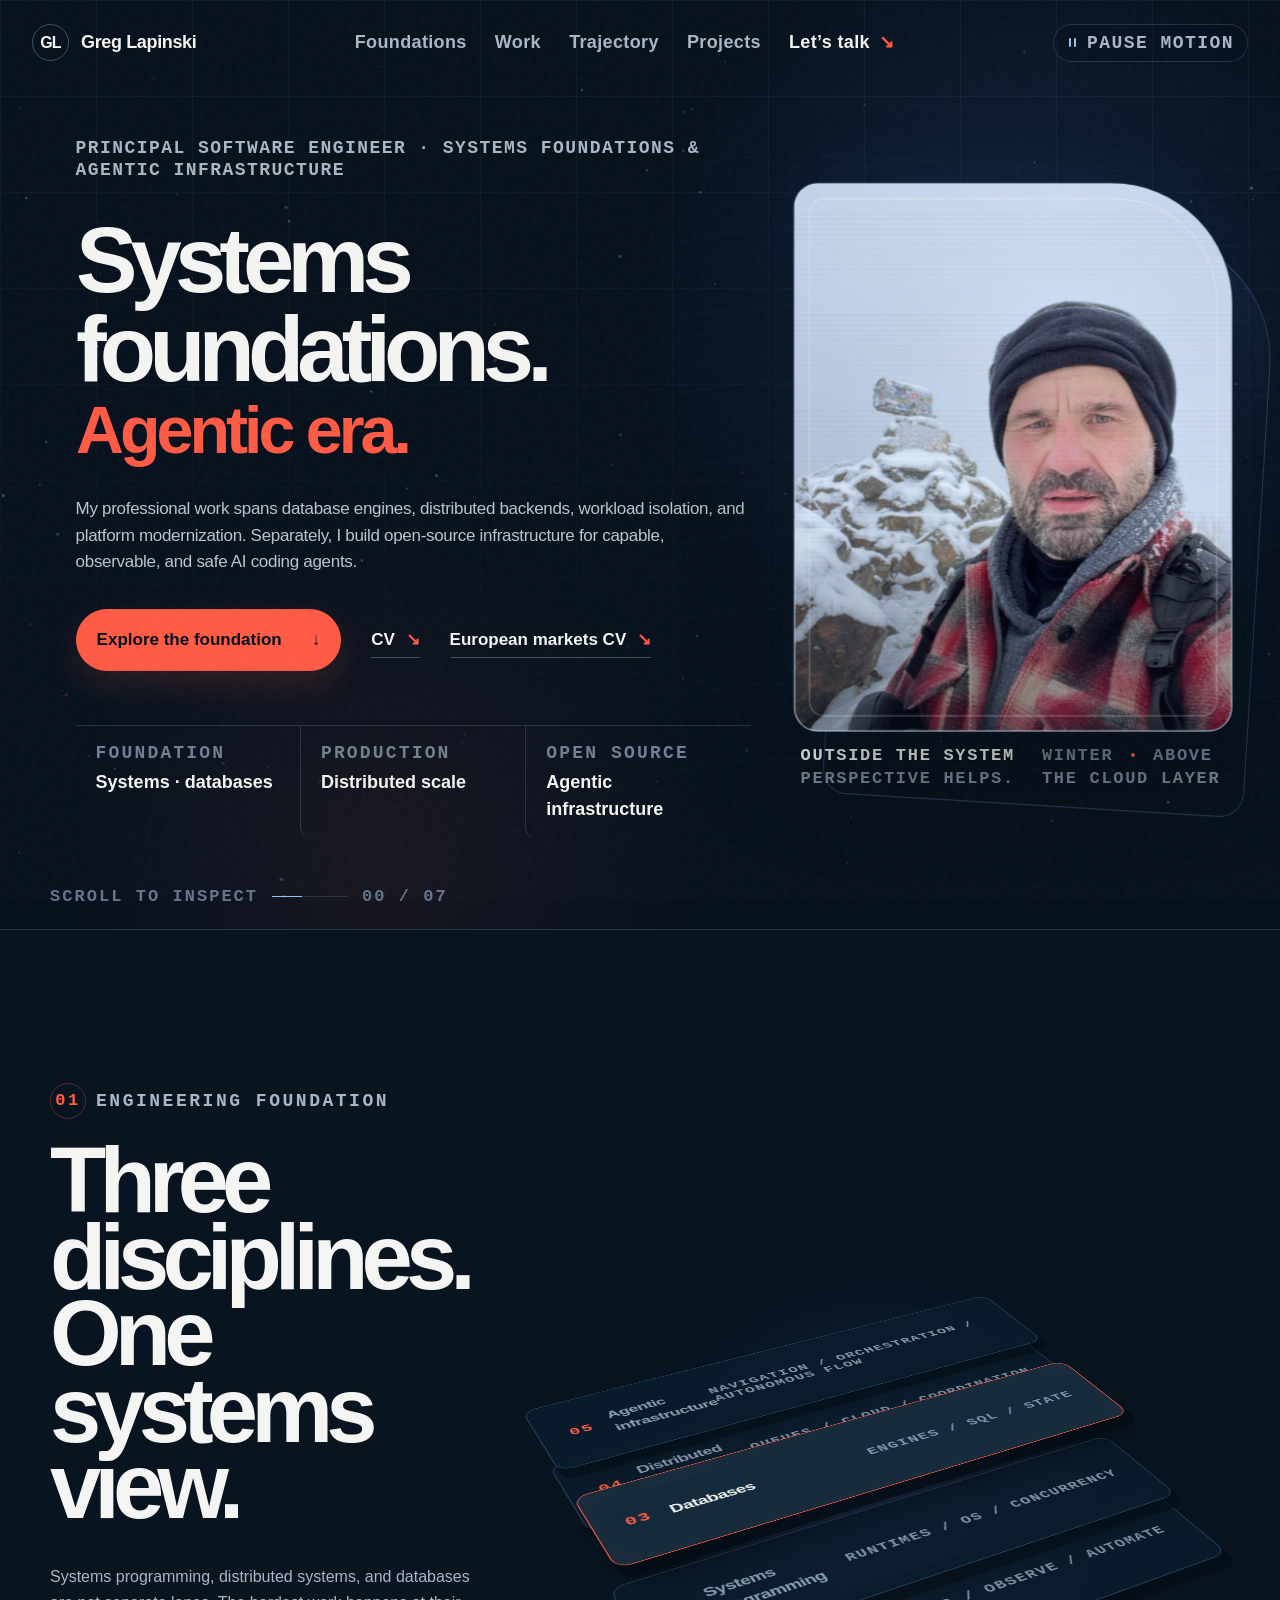
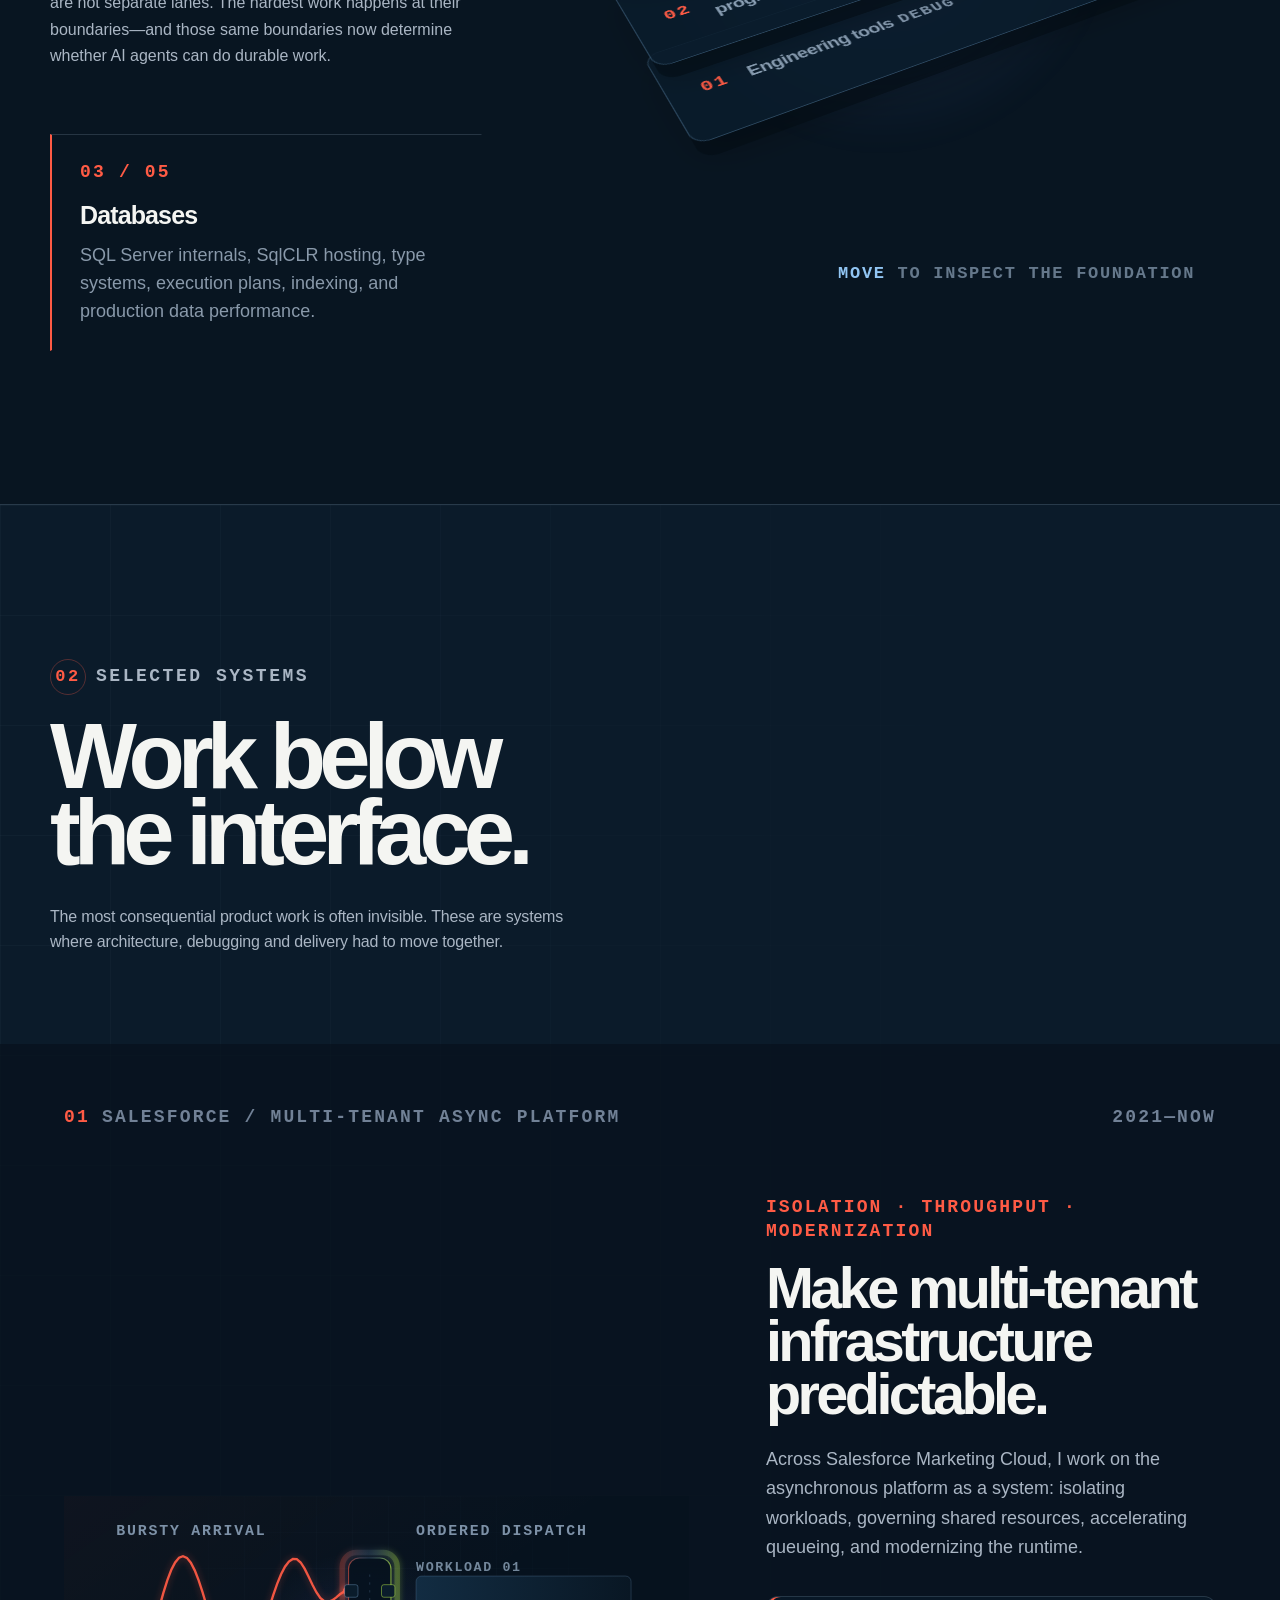
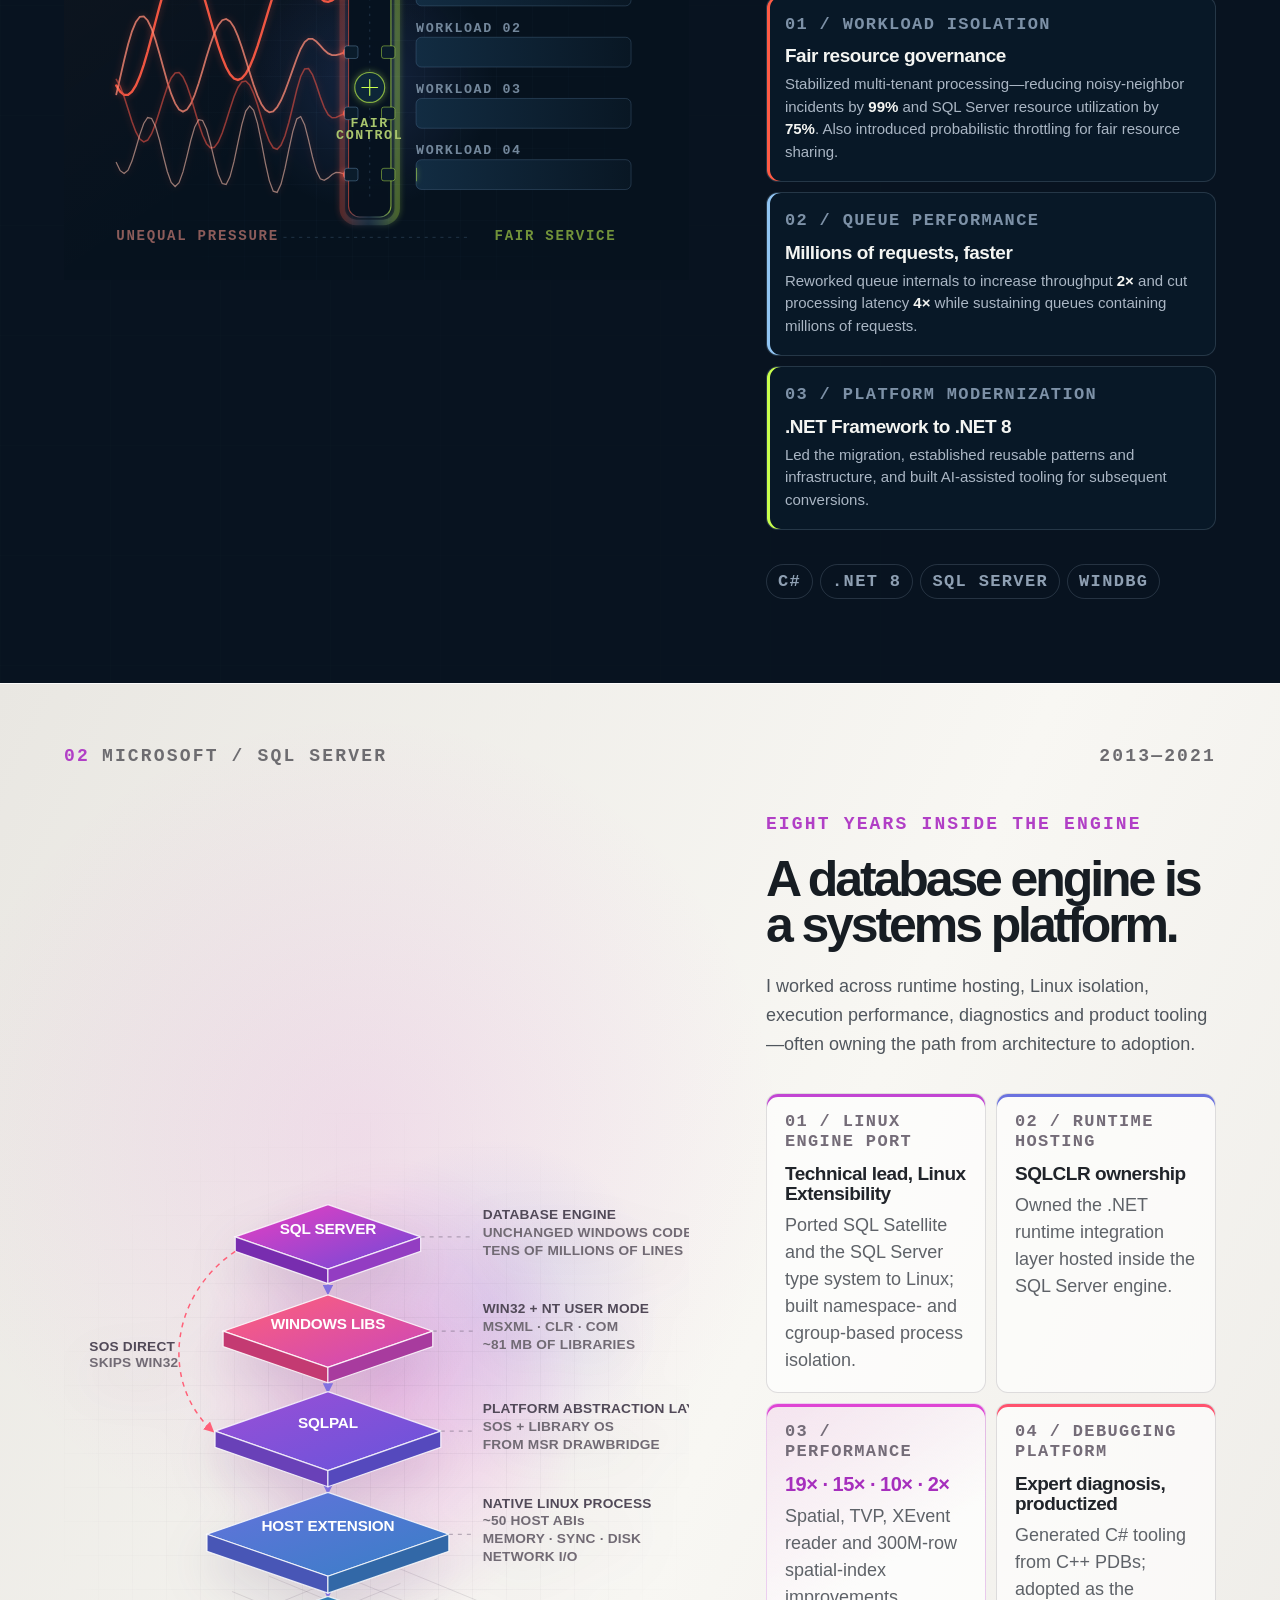
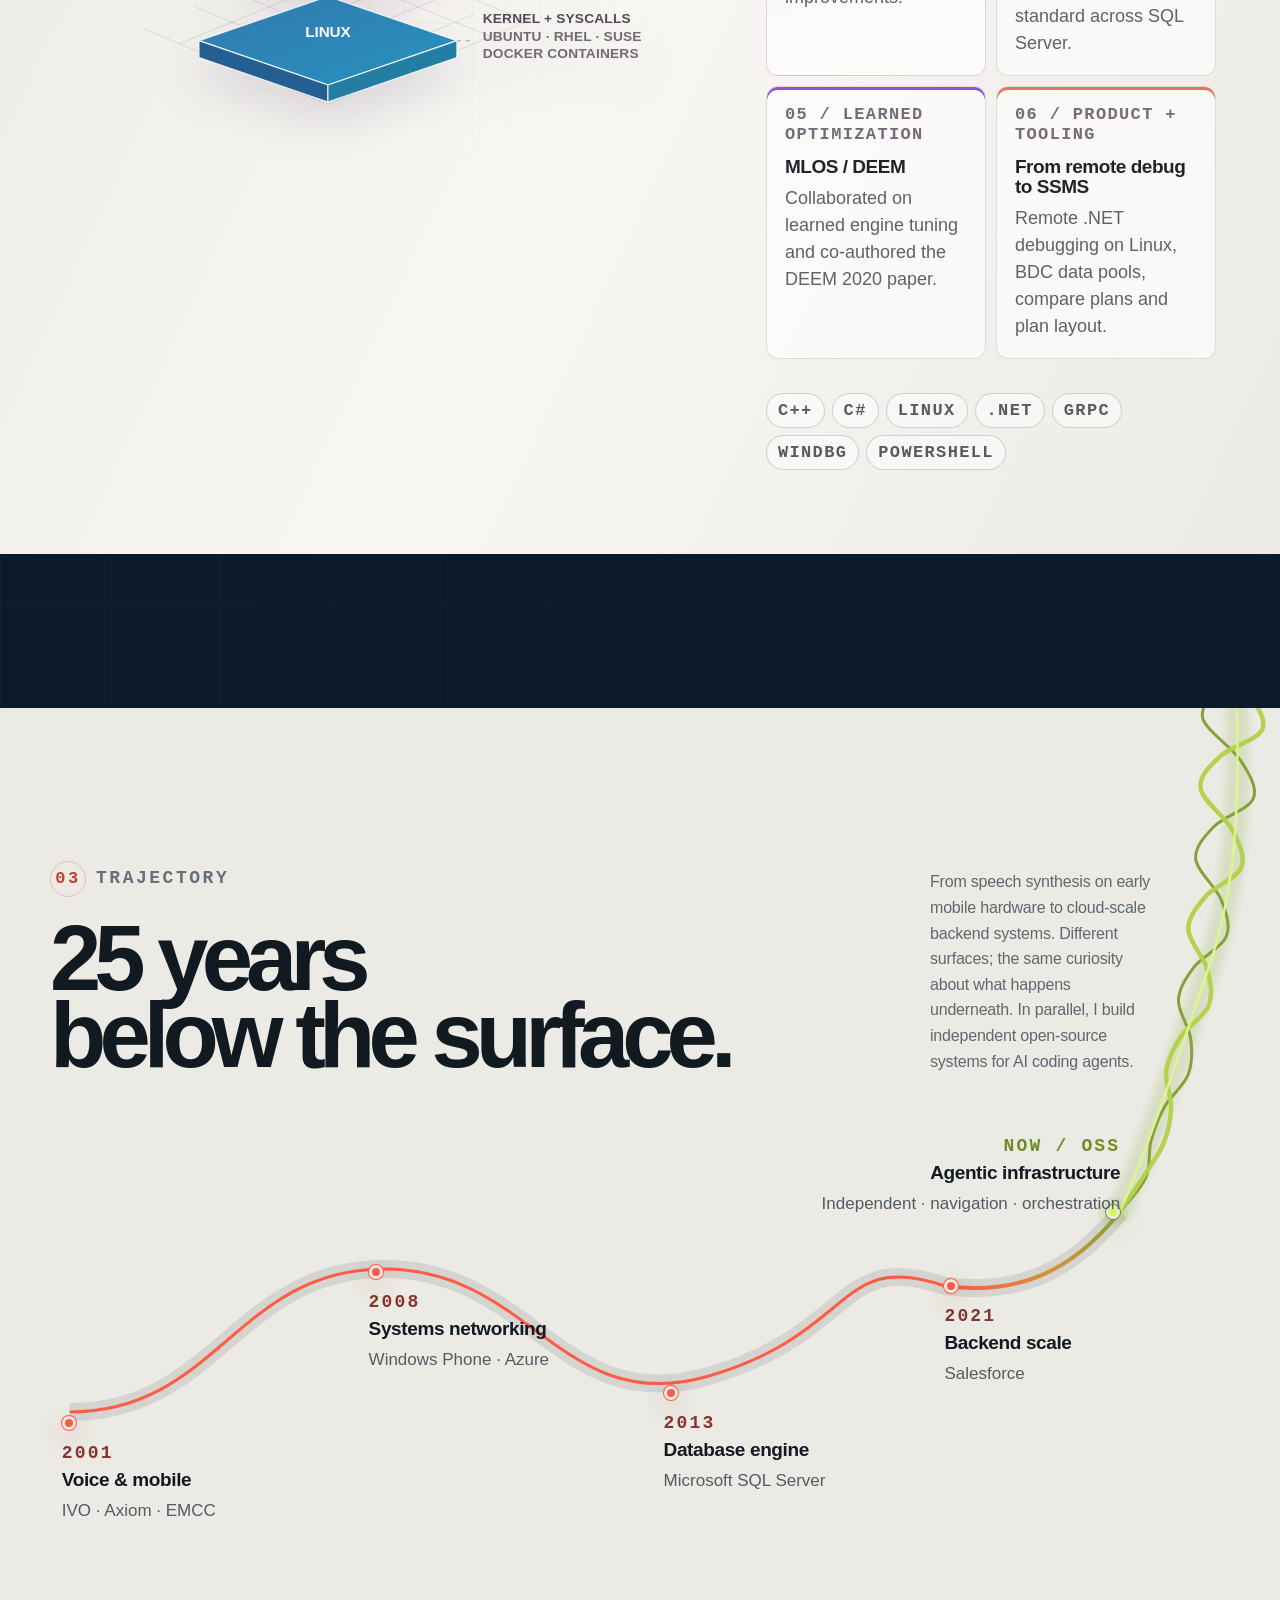
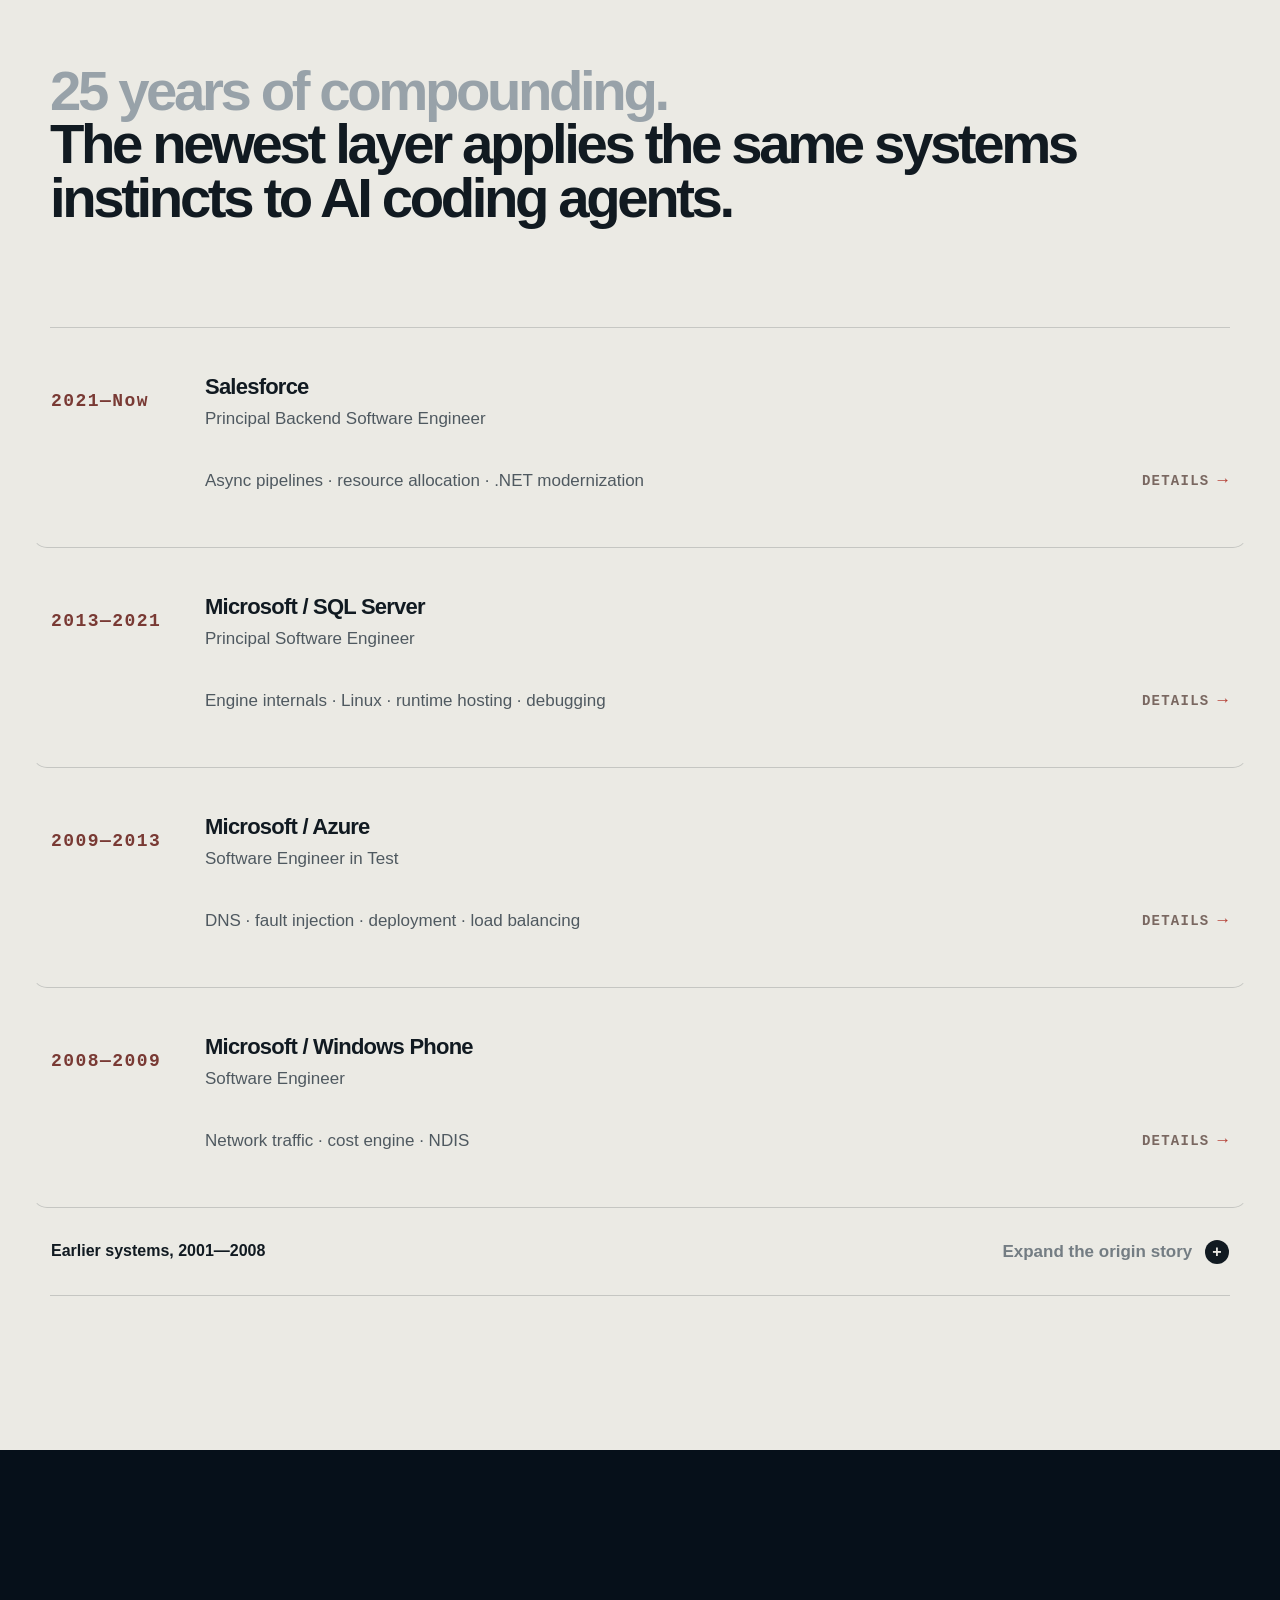
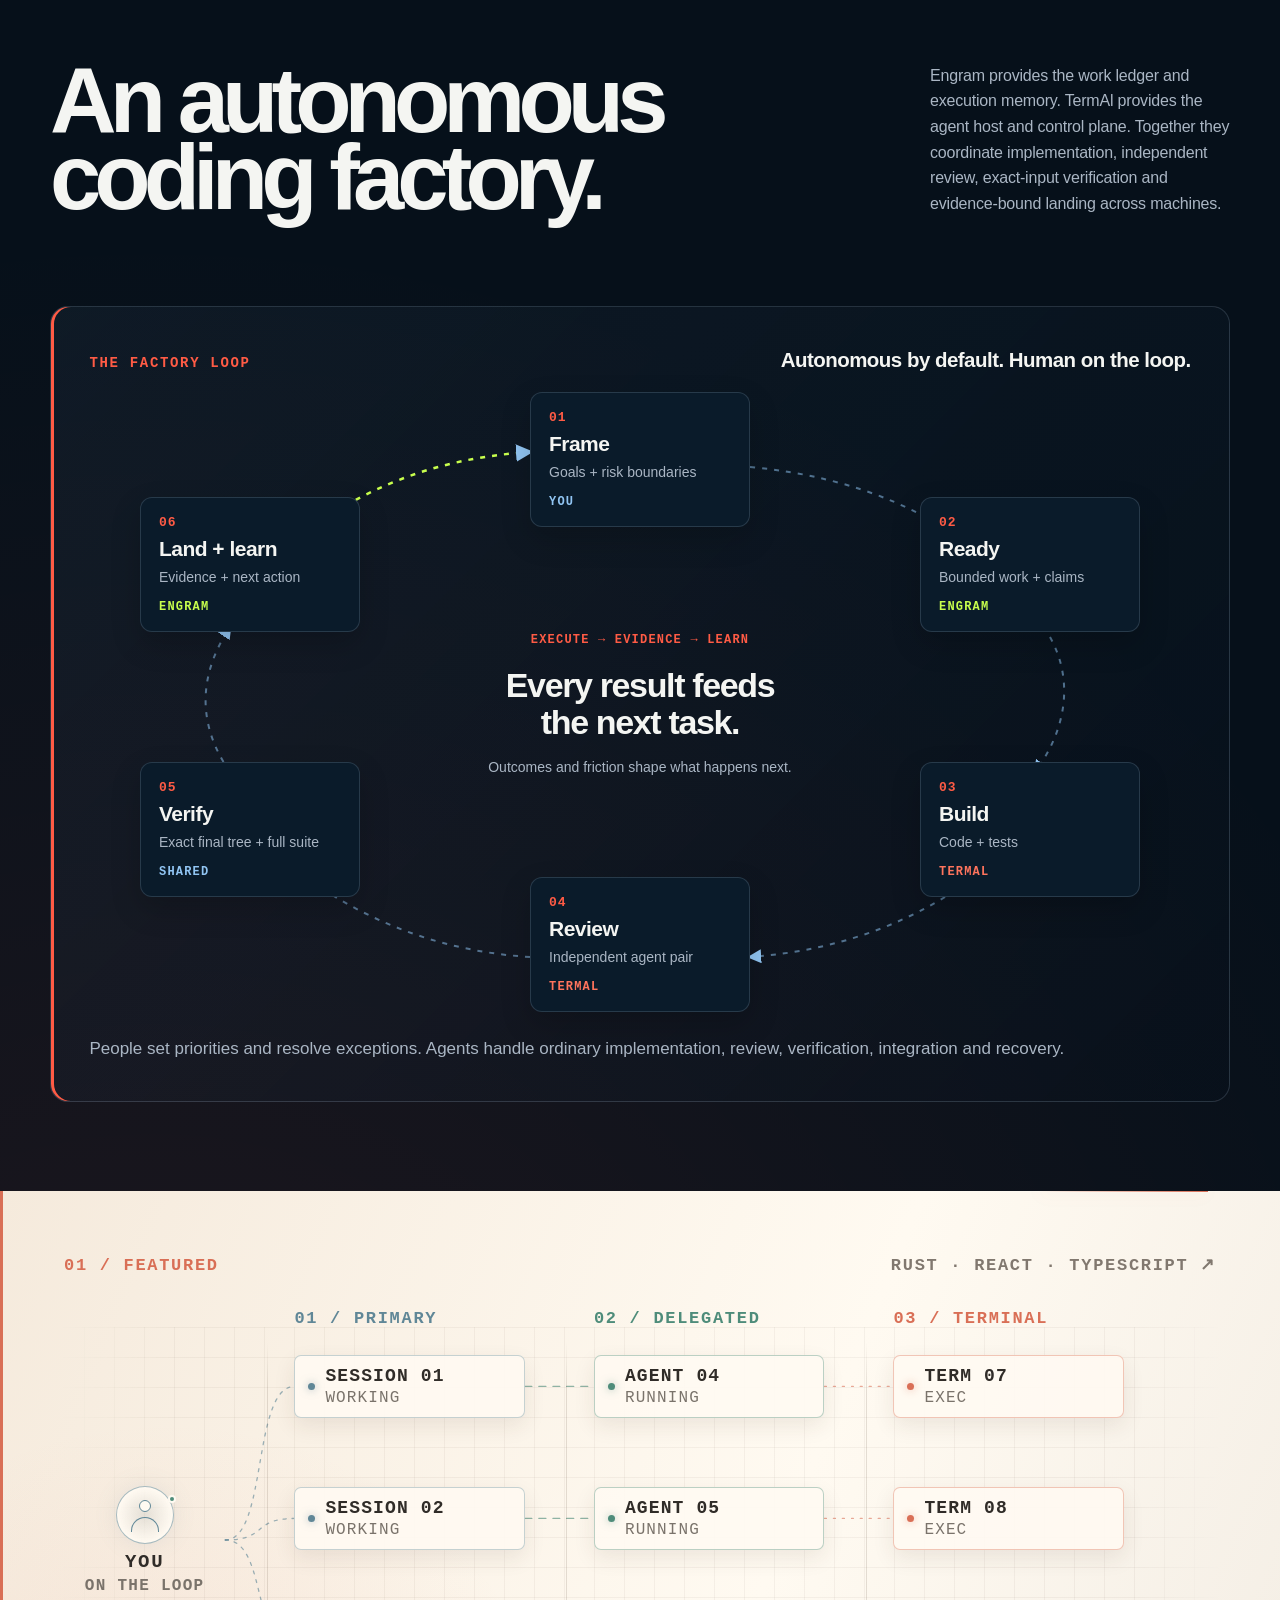
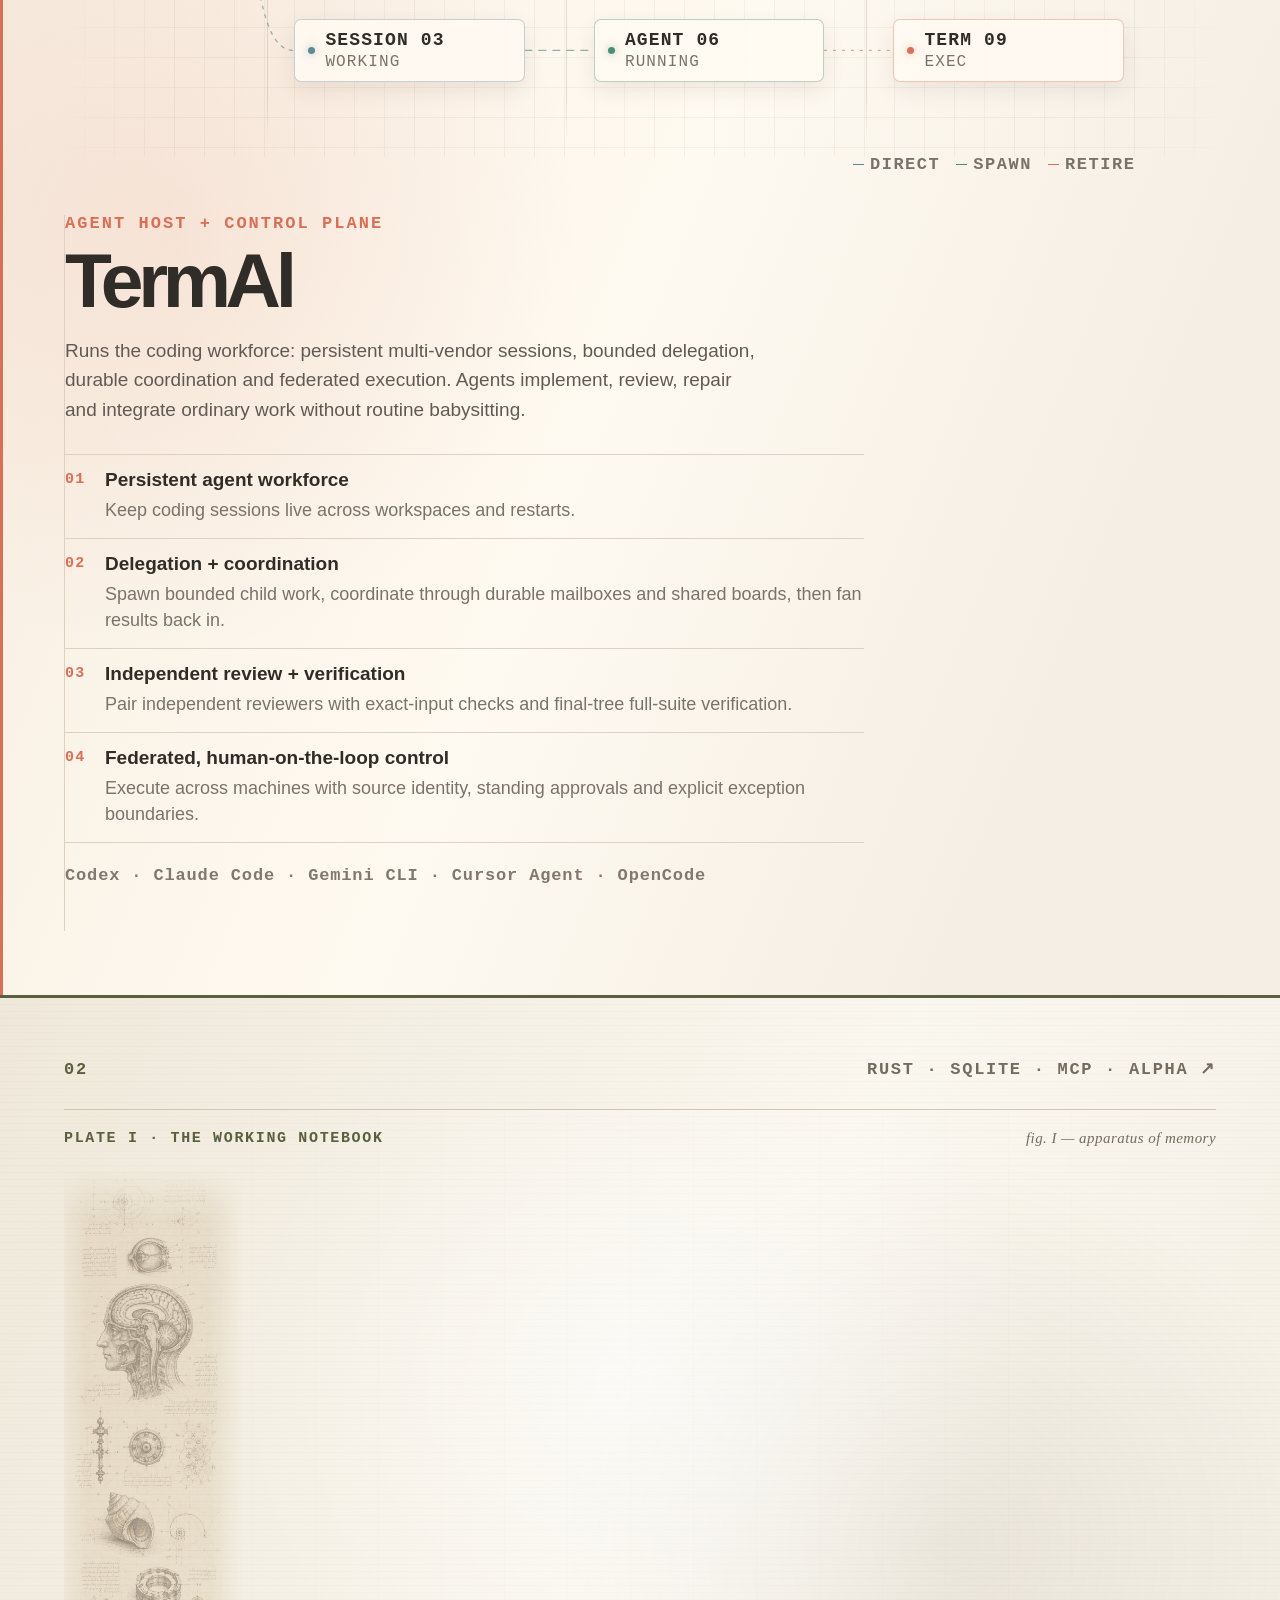
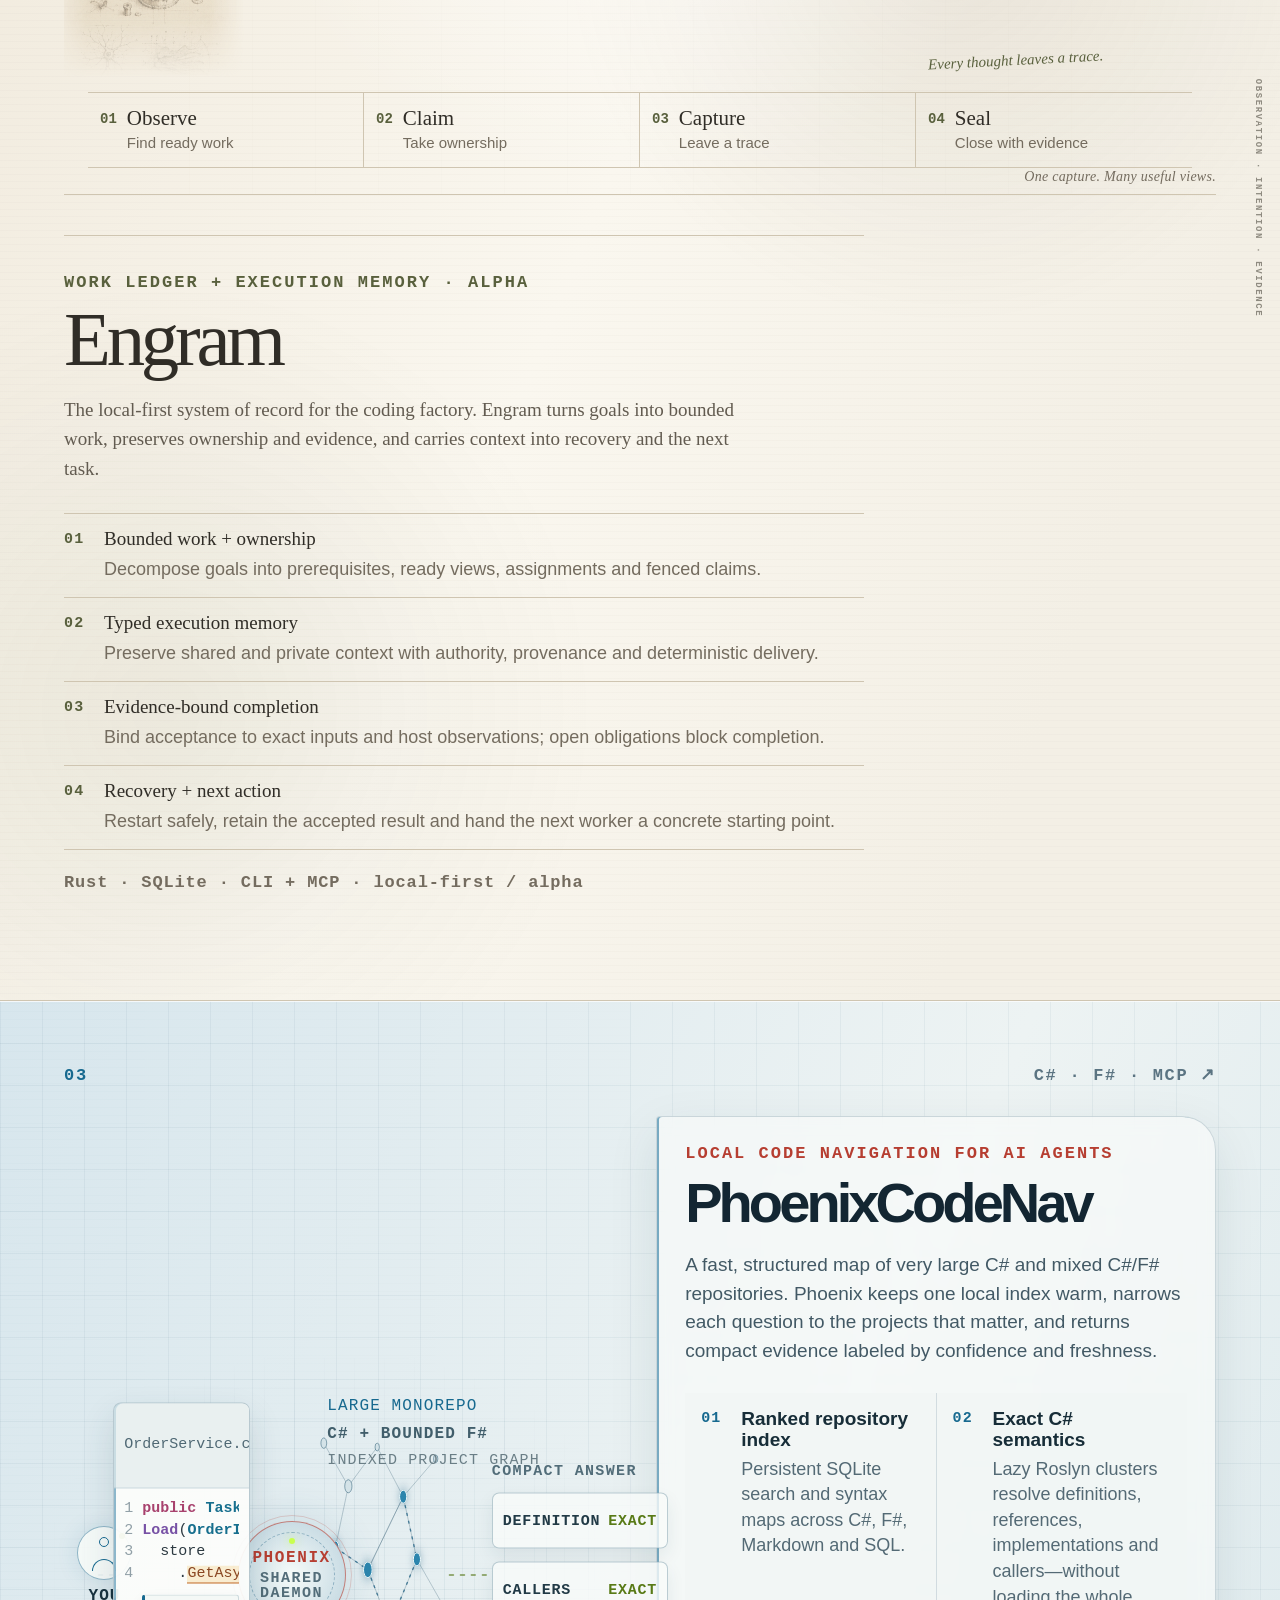
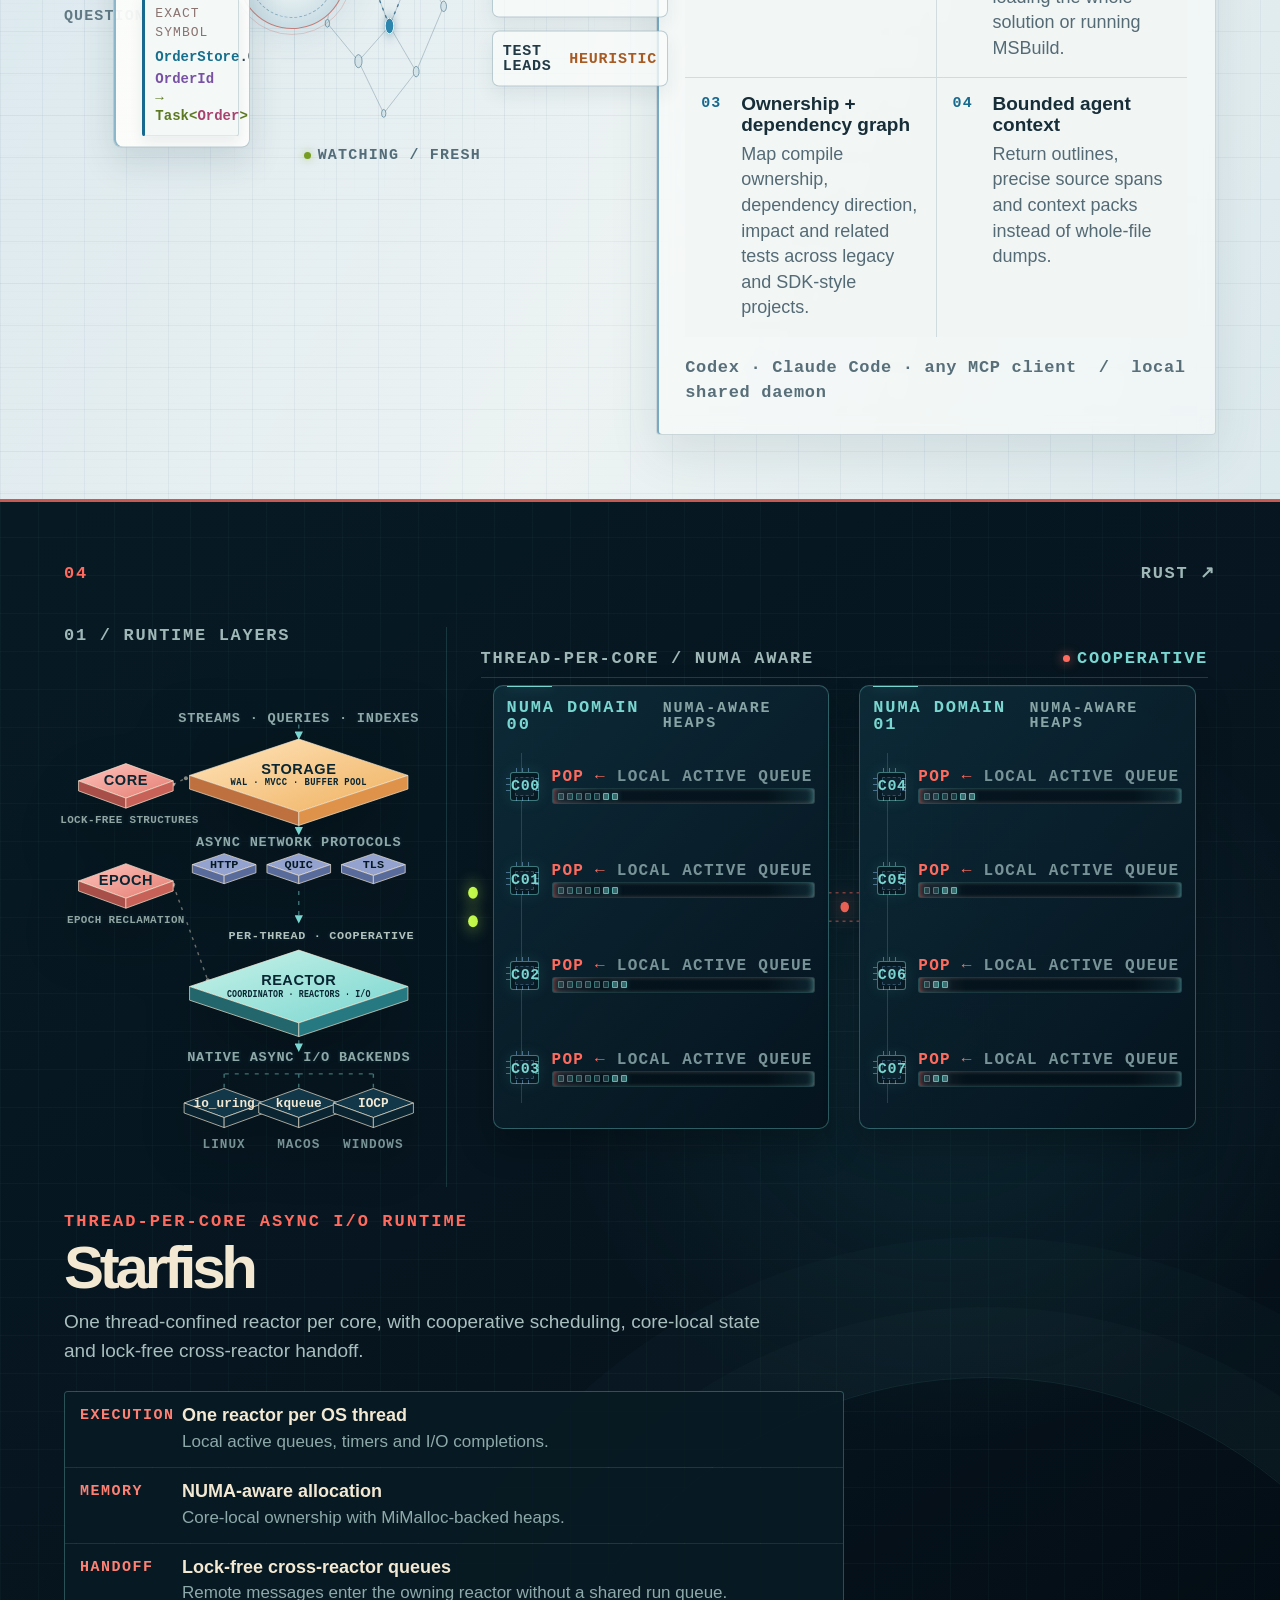
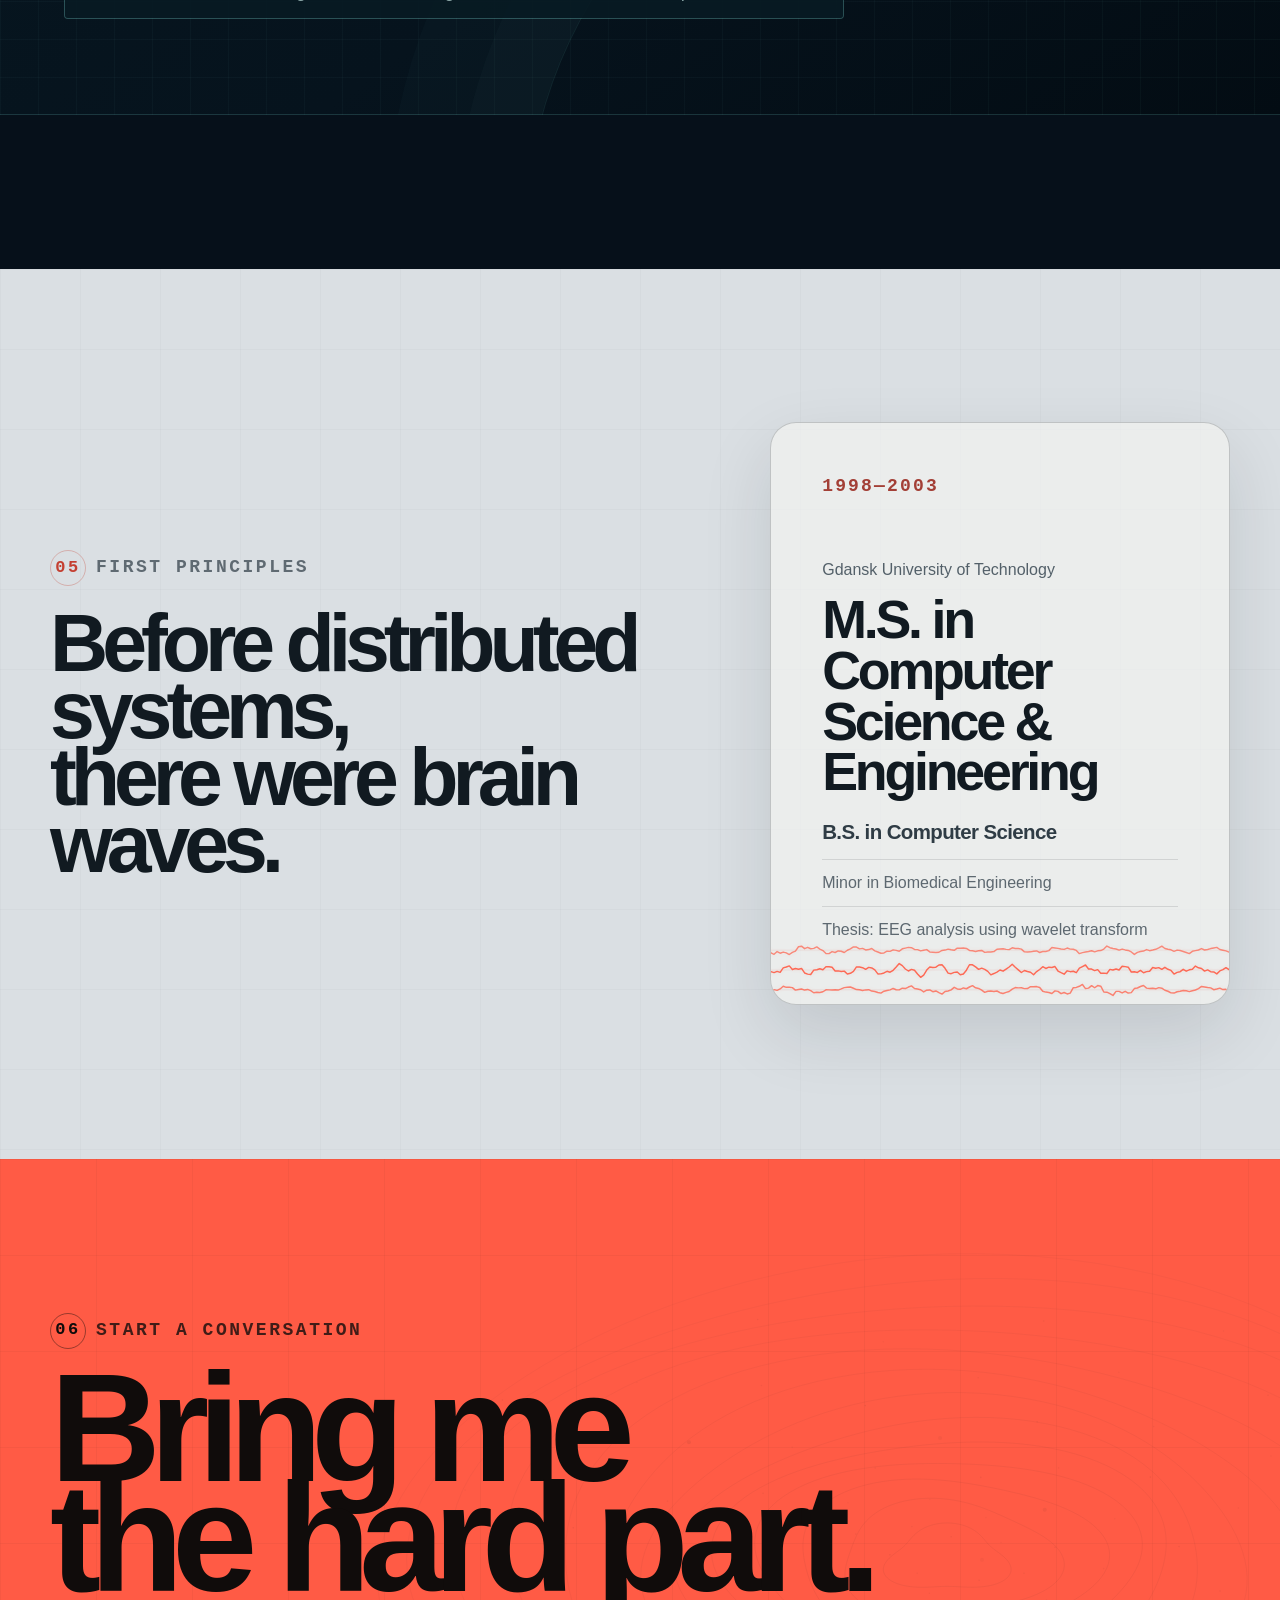
<file: website/index.html>
<!doctype html>
<html lang="en" class="no-js">
<head>
    <meta charset="utf-8">
    <meta name="viewport" content="width=device-width, initial-scale=1, viewport-fit=cover">
    <meta name="theme-color" content="#07111d">
    <meta name="color-scheme" content="dark">

    <title>Greg Lapinski — Systems Foundations for the Agentic Era</title>
    <meta name="description" content="Greg Lapinski is a principal software engineer in databases and distributed systems. Independently, he builds open-source infrastructure for capable, observable, and safe AI coding agents.">
    <meta name="author" content="Grzegorz (Greg) Lapinski">
    <link rel="canonical" href="https://lapinski.io/">

    <meta property="og:type" content="website">
    <meta property="og:site_name" content="Greg Lapinski">
    <meta property="og:title" content="Greg Lapinski — Systems foundations for the agentic era.">
    <meta property="og:description" content="Principal engineering across databases and distributed systems; independent open-source infrastructure for capable, observable, and safe AI coding agents.">
    <meta property="og:url" content="https://lapinski.io/">
    <meta property="og:image" content="https://lapinski.io/og-card.png">
    <meta property="og:image:type" content="image/png">
    <meta property="og:image:width" content="1200">
    <meta property="og:image:height" content="630">
    <meta property="og:image:alt" content="Greg Lapinski — systems foundations for the agentic era">

    <meta name="twitter:card" content="summary_large_image">
    <meta name="twitter:title" content="Greg Lapinski — Systems Foundations for the Agentic Era">
    <meta name="twitter:description" content="Principal engineering across databases and distributed systems; independent open-source infrastructure for capable, observable, and safe AI coding agents.">
    <meta name="twitter:image" content="https://lapinski.io/og-card.png">

    <link rel="icon" href="favicon.svg" type="image/svg+xml">
    <link rel="preload" href="photo.jpg" as="image" fetchpriority="high">
    <link rel="stylesheet" href="styles.css">

    <script type="application/ld+json">
    {
      "@context": "https://schema.org",
      "@type": "Person",
      "name": "Grzegorz Lapinski",
      "alternateName": "Greg Lapinski",
      "jobTitle": "Principal Software Engineer",
      "url": "https://lapinski.io/",
      "image": "https://lapinski.io/photo.jpg",
      "email": "mailto:grzegorz.lapinski@live.com",
      "address": {
        "@type": "PostalAddress",
        "addressLocality": "Redmond",
        "addressRegion": "WA",
        "addressCountry": "US"
      },
      "sameAs": [
        "https://github.com/grlap",
        "https://www.linkedin.com/in/grzegorz-lapinski/"
      ],
      "knowsAbout": [
        "Systems programming",
        "Distributed systems",
        "Database engines",
        "Agentic AI infrastructure",
        "Model Context Protocol",
        "Performance engineering",
        "Runtime integration",
        "Developer tools",
        "C++",
        "C#",
        "Rust",
        "Julia"
      ]
    }
    </script>
</head>
<body>
    <a class="skip-link" href="#main">Skip to the work</a>

    <div class="boot" aria-hidden="true">
        <div class="boot__mark">GL</div>
        <div class="boot__line"><span></span></div>
        <div class="boot__label">Calibrating systems</div>
    </div>

    <div class="scroll-progress" aria-hidden="true"><span></span></div>
    <div class="cursor-glow" aria-hidden="true"></div>

    <header class="site-header" data-header>
        <a class="brand" href="#top" aria-label="Greg Lapinski — back to top">
            <span class="brand__mark">GL</span>
            <span class="brand__name">Greg Lapinski</span>
        </a>

        <button class="menu-toggle" type="button" aria-expanded="false" aria-controls="site-nav">
            <span></span><span></span><span class="sr-only">Open menu</span>
        </button>

        <nav class="site-nav" id="site-nav" aria-label="Primary navigation">
            <a href="#foundations">Foundations</a>
            <a href="#systems">Work</a>
            <a href="#trajectory">Trajectory</a>
            <a href="#lab">Projects</a>
            <a class="nav-contact" href="#contact">Let’s talk <span>↘</span></a>
        </nav>

        <button class="motion-toggle" type="button" aria-pressed="false" aria-label="Pause page motion">
            <span class="motion-toggle__icon" aria-hidden="true"><i></i><i></i></span>
            <span class="motion-toggle__label">Pause motion</span>
        </button>
    </header>

    <main id="main">
        <section class="hero" id="top" aria-labelledby="hero-title">
            <canvas class="system-field" id="system-field" aria-hidden="true"></canvas>
            <div class="hero__grid" aria-hidden="true"></div>

            <div class="hero__content shell">
                <div class="hero__copy">
                    <p class="eyebrow hero__eyebrow" data-reveal>
                        Principal Software Engineer · systems foundations &amp; agentic infrastructure
                    </p>

                    <h1 id="hero-title" class="hero__title" aria-label="Systems foundations. Agentic era.">
                        <span class="title-line"><span>Systems</span></span>
                        <span class="title-line"><span>foundations.</span></span>
                        <span class="title-line title-line--accent"><span>Agentic era.</span></span>
                    </h1>

                    <p class="hero__intro" data-reveal>
                        My professional work spans database engines, distributed backends, workload
                        isolation, and platform modernization. Separately, I build open-source
                        infrastructure for capable, observable, and safe AI coding agents.
                    </p>

                    <div class="hero__actions" data-reveal>
                        <a class="button button--signal magnetic" href="#foundations">
                            <span>Explore the foundation</span><span aria-hidden="true">↓</span>
                        </a>
                        <a class="text-link" href="cv.pdf" download="Greg-Lapinski-CV.pdf">
                            CV <span aria-hidden="true">↘</span>
                        </a>
                        <a class="text-link" href="cv-eu.pdf" download="Greg-Lapinski-CV-European-Markets.pdf" title="Includes recruitment data-processing consent">
                            European markets CV <span aria-hidden="true">↘</span>
                        </a>
                    </div>

                    <dl class="hero__facts" data-reveal>
                        <div><dt>Foundation</dt><dd>Systems · databases</dd></div>
                        <div><dt>Production</dt><dd>Distributed scale</dd></div>
                        <div><dt>Open source</dt><dd>Agentic infrastructure</dd></div>
                    </dl>
                </div>

                <figure class="portrait" data-tilt>
                    <div class="portrait__backdrop" aria-hidden="true"></div>
                    <div class="portrait__frame">
                        <img src="photo.jpg" alt="Greg Lapinski on a snowy mountain summit" width="900" height="1600" fetchpriority="high">
                        <div class="portrait__wash" aria-hidden="true"></div>
                        <div class="portrait__scan" aria-hidden="true"></div>
                    </div>
                    <figcaption class="portrait__caption">
                        <span><b>OUTSIDE THE SYSTEM</b> Perspective helps.</span>
                        <span>WINTER <i></i> ABOVE THE CLOUD LAYER</span>
                    </figcaption>
                </figure>
            </div>

            <div class="hero__footer shell" aria-hidden="true">
                <span>Scroll to inspect</span>
                <div class="hero__scroll-line"><i></i></div>
                <span>00 / 07</span>
            </div>
        </section>

        <section class="depth section" id="foundations" aria-labelledby="foundations-title">
            <div class="shell depth__layout">
                <div class="depth__intro">
                    <p class="kicker" data-reveal><span>01</span> Engineering foundation</p>
                    <h2 id="foundations-title" data-reveal>Three disciplines.<br>One systems view.</h2>
                    <p data-reveal>Systems programming, distributed systems, and databases are not separate lanes. The hardest work happens at their boundaries—and those same boundaries now determine whether AI agents can do durable work.</p>

                    <div class="layer-detail" id="layer-detail" aria-live="polite" data-reveal>
                        <span class="layer-detail__index">03 / 05</span>
                        <h3>Databases</h3>
                        <p>SQL Server internals, SqlCLR hosting, type systems, execution plans, indexing, and production data performance.</p>
                    </div>
                </div>

                <div class="stack-stage" data-reveal>
                    <div class="stack-stage__halo" aria-hidden="true"></div>
                    <div class="stack-scene" role="group" aria-label="Engineering foundation and current frontier">
                        <button class="stack-layer" type="button" data-layer="agentic" aria-pressed="false" aria-controls="layer-detail" style="--i: 0">
                            <span>05</span><b>Agentic infrastructure</b><small>Navigation / orchestration / autonomous flow</small>
                        </button>
                        <button class="stack-layer" type="button" data-layer="distributed" aria-pressed="false" aria-controls="layer-detail" style="--i: 1">
                            <span>04</span><b>Distributed systems</b><small>Queues / cloud / coordination</small>
                        </button>
                        <button class="stack-layer is-active" type="button" data-layer="database" aria-pressed="true" aria-controls="layer-detail" style="--i: 2">
                            <span>03</span><b>Databases</b><small>Engines / SQL / state</small>
                        </button>
                        <button class="stack-layer" type="button" data-layer="systems" aria-pressed="false" aria-controls="layer-detail" style="--i: 3">
                            <span>02</span><b>Systems programming</b><small>Runtimes / OS / concurrency</small>
                        </button>
                        <button class="stack-layer" type="button" data-layer="tools" aria-pressed="false" aria-controls="layer-detail" style="--i: 4">
                            <span>01</span><b>Engineering tools</b><small>Debug / observe / automate</small>
                        </button>
                    </div>
                    <p class="stack-stage__hint"><span>Move</span> to inspect the foundation</p>
                </div>
            </div>
        </section>

        <section class="systems section" id="systems" aria-labelledby="systems-title">
            <div class="shell">
                <header class="section-heading">
                    <p class="kicker" data-reveal><span>02</span> Selected systems</p>
                    <h2 id="systems-title" data-reveal>Work below<br>the interface.</h2>
                    <p class="section-heading__lead" data-reveal>
                        The most consequential product work is often invisible.
                        These are systems where architecture, debugging and delivery had to move together.
                    </p>
                </header>
            </div>

            <div class="case-grid">
                    <article class="case case--queue" id="salesforce-asyncapi" aria-labelledby="salesforce-asyncapi-title" data-reveal>
                        <header class="case__header">
                            <p><span>01</span> Salesforce / Multi-tenant async platform</p>
                            <span>2021—Now</span>
                        </header>
                        <div class="case__visual queue-visual" aria-hidden="true">
                            <svg viewBox="0 0 720 460" preserveAspectRatio="xMidYMid meet">
                                <defs>
                                    <linearGradient id="queue-governor" x1="0" y1="0" x2="1" y2="0">
                                        <stop offset="0" stop-color="#ff5b45" stop-opacity=".55" />
                                        <stop offset=".48" stop-color="#91c5f3" stop-opacity=".22" />
                                        <stop offset="1" stop-color="#c8ff4d" stop-opacity=".62" />
                                    </linearGradient>
                                    <linearGradient id="queue-rail" x1="0" y1="0" x2="1" y2="0">
                                        <stop offset="0" stop-color="#122c42" />
                                        <stop offset="1" stop-color="#091724" />
                                    </linearGradient>
                                    <filter id="queue-glow" x="-100%" y="-100%" width="300%" height="300%">
                                        <feGaussianBlur stdDeviation="4" result="blur" />
                                        <feMerge><feMergeNode in="blur" /><feMergeNode in="SourceGraphic" /></feMerge>
                                    </filter>
                                    <clipPath id="queue-lane-clip" clipPathUnits="userSpaceOnUse">
                                        <rect width="274" height="38" rx="7" />
                                    </clipPath>
                                </defs>

                                <g class="queue-waves">
                                    <text class="queue-diagram__heading" x="28" y="36">BURSTY ARRIVAL</text>
                                    <path class="queue-wave queue-wave--one" d="M28 145 C60 55 92 235 124 145 S188 55 220 145 S280 238 320 107" />
                                    <path class="queue-wave queue-wave--two" d="M28 205 C60 127 92 283 124 205 S188 127 220 205 S280 283 320 185" />
                                    <path class="queue-wave queue-wave--three" d="M28 260 C60 194 92 326 124 260 S188 194 220 260 S280 326 320 263" />
                                    <path class="queue-wave queue-wave--four" d="M28 310 C60 258 92 362 124 310 S188 258 220 310 S280 362 320 341" />
                                    <circle class="queue-impact queue-impact--one" cx="322" cy="107" r="5" />
                                    <circle class="queue-impact queue-impact--two" cx="322" cy="185" r="5" />
                                    <circle class="queue-impact queue-impact--three" cx="322" cy="263" r="5" />
                                    <circle class="queue-impact queue-impact--four" cx="322" cy="341" r="5" />
                                </g>

                                <g class="queue-governor">
                                    <rect class="queue-governor__glow" x="316" y="58" width="70" height="344" rx="18" />
                                    <rect class="queue-governor__body" x="324" y="65" width="54" height="330" rx="14" />
                                    <path class="queue-governor__spine" d="M351 86V374" />
                                    <g class="queue-governor__ports">
                                        <rect x="319" y="99" width="17" height="16" rx="3" /><rect x="366" y="99" width="17" height="16" rx="3" />
                                        <rect x="319" y="177" width="17" height="16" rx="3" /><rect x="366" y="177" width="17" height="16" rx="3" />
                                        <rect x="319" y="255" width="17" height="16" rx="3" /><rect x="366" y="255" width="17" height="16" rx="3" />
                                        <rect x="319" y="333" width="17" height="16" rx="3" /><rect x="366" y="333" width="17" height="16" rx="3" />
                                    </g>
                                    <circle cx="351" cy="230" r="19" />
                                    <path d="M341 230H361M351 220V240" />
                                    <text x="351" y="281">FAIR</text>
                                    <text x="351" y="296">CONTROL</text>
                                </g>

                                <g class="fair-queues">
                                    <text class="queue-diagram__heading" x="410" y="36">ORDERED DISPATCH</text>
                                    <g class="fair-queue fair-queue--one" transform="translate(410 88)">
                                        <text x="0" y="-7">WORKLOAD 01</text><rect class="fair-queue__rail" width="274" height="38" rx="7" />
                                        <g class="fair-queue__stream" clip-path="url(#queue-lane-clip)"><rect x="-42" y="11" width="14" height="16" /><rect x="-42" y="11" width="28" height="16" /><rect x="-42" y="11" width="19" height="16" /><rect x="-42" y="11" width="36" height="16" /><rect x="-42" y="11" width="23" height="16" /><rect x="-42" y="11" width="12" height="16" /></g>
                                    </g>
                                    <g class="fair-queue fair-queue--two" transform="translate(410 166)">
                                        <text x="0" y="-7">WORKLOAD 02</text><rect class="fair-queue__rail" width="274" height="38" rx="7" />
                                        <g class="fair-queue__stream" clip-path="url(#queue-lane-clip)"><rect x="-42" y="11" width="33" height="16" /><rect x="-42" y="11" width="16" height="16" /><rect x="-42" y="11" width="25" height="16" /><rect x="-42" y="11" width="12" height="16" /><rect x="-42" y="11" width="38" height="16" /><rect x="-42" y="11" width="20" height="16" /></g>
                                    </g>
                                    <g class="fair-queue fair-queue--three" transform="translate(410 244)">
                                        <text x="0" y="-7">WORKLOAD 03</text><rect class="fair-queue__rail" width="274" height="38" rx="7" />
                                        <g class="fair-queue__stream" clip-path="url(#queue-lane-clip)"><rect x="-42" y="11" width="21" height="16" /><rect x="-42" y="11" width="40" height="16" /><rect x="-42" y="11" width="15" height="16" /><rect x="-42" y="11" width="27" height="16" /><rect x="-42" y="11" width="18" height="16" /><rect x="-42" y="11" width="31" height="16" /></g>
                                    </g>
                                    <g class="fair-queue fair-queue--four" transform="translate(410 322)">
                                        <text x="0" y="-7">WORKLOAD 04</text><rect class="fair-queue__rail" width="274" height="38" rx="7" />
                                        <g class="fair-queue__stream" clip-path="url(#queue-lane-clip)"><rect x="-42" y="11" width="17" height="16" /><rect x="-42" y="11" width="30" height="16" /><rect x="-42" y="11" width="42" height="16" /><rect x="-42" y="11" width="14" height="16" /><rect x="-42" y="11" width="24" height="16" /><rect x="-42" y="11" width="35" height="16" /></g>
                                    </g>
                                </g>

                                <text class="queue-diagram__note" x="28" y="425">UNEQUAL PRESSURE</text>
                                <path class="queue-diagram__arrow" d="M241 421H477" />
                                <text class="queue-diagram__note queue-diagram__note--fair" x="510" y="425">FAIR SERVICE</text>
                            </svg>
                        </div>
                        <div class="case__copy">
                            <p class="case__eyebrow">Isolation · throughput · modernization</p>
                            <h3 id="salesforce-asyncapi-title">Make multi-tenant infrastructure predictable.</h3>
                            <p>Across Salesforce Marketing Cloud, I work on the asynchronous platform as a system: isolating workloads, governing shared resources, accelerating queueing, and modernizing the runtime.</p>
                            <div class="salesforce-workstreams" aria-label="Salesforce contributions">
                                <div>
                                    <span>01 / Workload isolation</span>
                                    <h4>Fair resource governance</h4>
                                    <p>Stabilized multi-tenant processing—reducing noisy-neighbor incidents by <strong>99%</strong> and SQL Server resource utilization by <strong>75%</strong>. Also introduced probabilistic throttling for fair resource sharing.</p>
                                </div>
                                <div>
                                    <span>02 / Queue performance</span>
                                    <h4>Millions of requests, faster</h4>
                                    <p>Reworked queue internals to increase throughput <strong>2×</strong> and cut processing latency <strong>4×</strong> while sustaining queues containing millions of requests.</p>
                                </div>
                                <div>
                                    <span>03 / Platform modernization</span>
                                    <h4>.NET Framework to .NET 8</h4>
                                    <p>Led the migration, established reusable patterns and infrastructure, and built AI-assisted tooling for subsequent conversions.</p>
                                </div>
                            </div>
                            <ul class="tags" aria-label="Technologies"><li>C#</li><li>.NET 8</li><li>SQL Server</li><li>WinDbg</li></ul>
                        </div>
                    </article>

                    <article class="case case--engine" id="sql-server" aria-labelledby="sql-server-title" data-reveal>
                        <header class="case__header">
                            <p><span>02</span> Microsoft / SQL Server</p>
                            <span>2013—2021</span>
                        </header>
                        <div class="case__visual engine-isometric" aria-hidden="true">
                            <svg viewBox="0 0 760 650" preserveAspectRatio="xMidYMid meet">
                                <defs>
                                    <linearGradient id="sql-layer" x1="0" y1="0" x2="1" y2="1">
                                        <stop offset="0" stop-color="#ea3fc1" />
                                        <stop offset="1" stop-color="#6f49d8" />
                                    </linearGradient>
                                    <linearGradient id="windows-layer" x1="0" y1="0" x2="1" y2="1">
                                        <stop offset="0" stop-color="#ff6078" />
                                        <stop offset="1" stop-color="#c946bd" />
                                    </linearGradient>
                                    <linearGradient id="pal-layer" x1="0" y1="0" x2="1" y2="1">
                                        <stop offset="0" stop-color="#9b4fd6" />
                                        <stop offset="1" stop-color="#6654db" />
                                    </linearGradient>
                                    <linearGradient id="host-layer" x1="0" y1="0" x2="1" y2="1">
                                        <stop offset="0" stop-color="#6572dc" />
                                        <stop offset="1" stop-color="#377fc6" />
                                    </linearGradient>
                                    <linearGradient id="linux-layer" x1="0" y1="0" x2="1" y2="1">
                                        <stop offset="0" stop-color="#3379b2" />
                                        <stop offset="1" stop-color="#2792bd" />
                                    </linearGradient>
                                    <marker id="iso-arrow" viewBox="0 0 10 10" refX="8" refY="5" markerWidth="7" markerHeight="7" orient="auto-start-reverse">
                                        <path d="M0 0 10 5 0 10Z" fill="#8070df" />
                                    </marker>
                                    <marker id="iso-skip-arrow" viewBox="0 0 10 10" refX="8" refY="5" markerWidth="7" markerHeight="7" orient="auto-start-reverse">
                                        <path d="M0 0 10 5 0 10Z" fill="#ff6078" />
                                    </marker>
                                </defs>
                                <path class="iso-grid" d="M90 556 319 650 568 547 339 453M135 575 364 481M181 594 410 500M227 613 456 519M273 632 502 538M522 566 293 472M476 585 247 491M430 604 201 510M384 623 155 529" />

                                <g class="sql-architecture__flow">
                                    <path d="M320 128V140" marker-end="url(#iso-arrow)" />
                                    <path d="M320 251V262" marker-end="url(#iso-arrow)" />
                                    <path d="M320 380V387" marker-end="url(#iso-arrow)" />
                                    <path d="M320 512V516" marker-end="url(#iso-arrow)" />
                                </g>

                                <g class="sql-architecture__layer sql-architecture__layer--sql">
                                    <polygon class="arch-top" points="320,30 435,70 320,110 205,70" />
                                    <polygon class="arch-left" points="205,70 320,110 320,128 205,88" />
                                    <polygon class="arch-right" points="320,110 435,70 435,88 320,128" />
                                    <text class="arch-title" x="320" y="67">SQL SERVER</text>
                                </g>
                                <g class="sql-architecture__layer sql-architecture__layer--windows">
                                    <polygon class="arch-top" points="320,142 450,187 320,232 190,187" />
                                    <polygon class="arch-left" points="190,187 320,232 320,251 190,206" />
                                    <polygon class="arch-right" points="320,232 450,187 450,206 320,251" />
                                    <text class="arch-title" x="320" y="184">WINDOWS LIBS</text>
                                </g>
                                <g class="sql-architecture__layer sql-architecture__layer--pal">
                                    <polygon class="arch-top" points="320,262 460,311 320,360 180,311" />
                                    <polygon class="arch-left" points="180,311 320,360 320,380 180,331" />
                                    <polygon class="arch-right" points="320,360 460,311 460,331 320,380" />
                                    <text class="arch-title" x="320" y="307">SQLPAL</text>
                                </g>
                                <g class="sql-architecture__layer sql-architecture__layer--host">
                                    <polygon class="arch-top" points="320,387 470,439 320,491 170,439" />
                                    <polygon class="arch-left" points="170,439 320,491 320,512 170,460" />
                                    <polygon class="arch-right" points="320,491 470,439 470,460 320,512" />
                                    <text class="arch-title" x="320" y="435">HOST EXTENSION</text>
                                </g>
                                <g class="sql-architecture__layer sql-architecture__layer--linux">
                                    <polygon class="arch-top" points="320,516 480,571 320,626 160,571" />
                                    <polygon class="arch-left" points="160,571 320,626 320,647 160,592" />
                                    <polygon class="arch-right" points="320,626 480,571 480,592 320,647" />
                                    <text class="arch-title" x="320" y="567">LINUX</text>
                                </g>

                                <g class="sql-architecture__annotations">
                                    <g><path d="M435 70H500" /><text x="512" y="48">DATABASE ENGINE</text><text x="512" y="70">UNCHANGED WINDOWS CODE</text><text x="512" y="92">TENS OF MILLIONS OF LINES</text></g>
                                    <g><path d="M450 187H500" /><text x="512" y="165">WIN32 + NT USER MODE</text><text x="512" y="187">MSXML · CLR · COM</text><text x="512" y="209">~81 MB OF LIBRARIES</text></g>
                                    <g><path d="M460 311H500" /><text x="512" y="289">PLATFORM ABSTRACTION LAYER</text><text x="512" y="311">SOS + LIBRARY OS</text><text x="512" y="333">FROM MSR DRAWBRIDGE</text></g>
                                    <g><path d="M470 439H500" /><text x="512" y="406">NATIVE LINUX PROCESS</text><text x="512" y="428">~50 HOST ABIs</text><text x="512" y="450">MEMORY · SYNC · DISK</text><text x="512" y="472">NETWORK I/O</text></g>
                                    <g><path d="M480 571H500" /><text x="512" y="549">KERNEL + SYSCALLS</text><text x="512" y="571">UBUNTU · RHEL · SUSE</text><text x="512" y="593">DOCKER CONTAINERS</text></g>
                                </g>
                                <g class="sql-architecture__skip">
                                    <path d="M205 88C125 142 111 250 177 311" marker-end="url(#iso-skip-arrow)" />
                                    <text x="24" y="212">SOS DIRECT</text>
                                    <text x="24" y="232">SKIPS WIN32</text>
                                </g>
                            </svg>
                        </div>
                        <div class="case__copy case__copy--engine">
                            <p class="case__eyebrow">Eight years inside the engine</p>
                            <h3 id="sql-server-title">A database engine is a systems platform.</h3>
                            <p>I worked across runtime hosting, Linux isolation, execution performance, diagnostics and product tooling—often owning the path from architecture to adoption.</p>
                            <div class="engine-achievements" aria-label="SQL Server contributions">
                                <div class="engine-achievement">
                                    <span>01 / Linux engine port</span>
                                    <h4>Technical lead, Linux Extensibility</h4>
                                    <p>Ported SQL Satellite and the SQL Server type system to Linux; built namespace- and cgroup-based process isolation.</p>
                                </div>
                                <div class="engine-achievement">
                                    <span>02 / Runtime hosting</span>
                                    <h4>SQLCLR ownership</h4>
                                    <p>Owned the .NET runtime integration layer hosted inside the SQL Server engine.</p>
                                </div>
                                <div class="engine-achievement engine-achievement--performance">
                                    <span>03 / Performance</span>
                                    <h4>19× · 15× · 10× · 2×</h4>
                                    <p>Spatial, TVP, XEvent reader and 300M-row spatial-index improvements.</p>
                                </div>
                                <div class="engine-achievement">
                                    <span>04 / Debugging platform</span>
                                    <h4>Expert diagnosis, productized</h4>
                                    <p>Generated C# tooling from C++ PDBs; adopted as the standard across SQL Server.</p>
                                </div>
                                <div class="engine-achievement">
                                    <span>05 / Learned optimization</span>
                                    <h4>MLOS / DEEM</h4>
                                    <p>Collaborated on learned engine tuning and co-authored the DEEM 2020 paper.</p>
                                </div>
                                <div class="engine-achievement">
                                    <span>06 / Product + tooling</span>
                                    <h4>From remote debug to SSMS</h4>
                                    <p>Remote .NET debugging on Linux, BDC data pools, compare plans and plan layout.</p>
                                </div>
                            </div>
                            <ul class="tags" aria-label="Technologies"><li>C++</li><li>C#</li><li>Linux</li><li>.NET</li><li>gRPC</li><li>WinDbg</li><li>PowerShell</li></ul>
                        </div>
                    </article>
            </div>
        </section>

        <section class="trajectory section" id="trajectory" aria-labelledby="trajectory-title">
            <div class="shell">
                <header class="section-heading section-heading--split">
                    <div>
                        <p class="kicker" data-reveal><span>03</span> Trajectory</p>
                        <h2 id="trajectory-title" data-reveal>25 years<br>below the surface.</h2>
                    </div>
                    <p class="section-heading__aside" data-reveal>
                        From speech synthesis on early mobile hardware to cloud-scale backend systems.
                        Different surfaces; the same curiosity about what happens underneath.
                        In parallel, I build independent open-source systems for AI coding agents.
                    </p>
                </header>

                <div class="career-map" data-career-map aria-hidden="true">
                    <svg class="career-map__path" viewBox="0 0 1200 280" preserveAspectRatio="none" aria-hidden="true">
                        <defs>
                            <linearGradient id="career-acceleration" x1="0" y1="1" x2="1" y2="0">
                                <stop offset="0" stop-color="#ff5b45"/>
                                <stop offset="0.42" stop-color="#d49336"/>
                                <stop offset="1" stop-color="#88a337"/>
                            </linearGradient>
                        </defs>
                        <path class="career-path-shadow" d="M20 218 C170 218 190 75 340 75 S520 225 670 182 S800 55 910 92 C985 102 1040 77 1088 18"/>
                        <path class="career-path-line" d="M20 218 C170 218 190 75 340 75 S520 225 670 182 S800 55 910 92"/>
                        <path class="career-path-acceleration" d="M910 92 C985 102 1040 77 1088 18"/>
                        <path class="career-braid-halo" d="M1088 18 C1120 -55 1150 -145 1178 -225 S1212 -390 1205 -540"/>
                        <path class="career-braid-strand career-braid-strand--a" d="M1088 18 C1125 -25 1155 -65 1150 -105 S1128 -150 1148 -190 S1195 -230 1190 -275 S1168 -325 1190 -370 S1225 -430 1205 -540"/>
                        <path class="career-braid-strand career-braid-strand--b" d="M1088 18 C1110 -25 1110 -65 1125 -105 S1168 -150 1174 -190 S1155 -230 1166 -275 S1210 -325 1208 -370 S1185 -430 1205 -540"/>
                        <path class="career-braid-strand career-braid-strand--c" d="M1088 18 C1120 -55 1150 -145 1178 -225 S1212 -390 1205 -540"/>
                        <path class="career-braid-glint" d="M1088 18 C1120 -55 1150 -145 1178 -225 S1212 -390 1205 -540"/>
                    </svg>
                    <div class="career-stop career-stop--one">
                        <i></i><span>2001</span><b>Voice &amp; mobile</b><small>IVO · Axiom · EMCC</small>
                    </div>
                    <div class="career-stop career-stop--two">
                        <i></i><span>2008</span><b>Systems networking</b><small>Windows Phone · Azure</small>
                    </div>
                    <div class="career-stop career-stop--three">
                        <i></i><span>2013</span><b>Database engine</b><small>Microsoft SQL Server</small>
                    </div>
                    <div class="career-stop career-stop--four">
                        <i></i><span>2021</span><b>Backend scale</b><small>Salesforce</small>
                    </div>
                    <div class="career-stop career-stop--now">
                        <i></i><span>NOW / OSS</span><b>Agentic infrastructure</b><small>Independent · navigation · orchestration</small>
                    </div>
                </div>

                <p class="trajectory__statement" data-reveal>
                    <span>25 years of compounding.</span>
                    The newest layer applies the same systems instincts to AI coding agents.
                </p>

                <div class="career-ledger">
                    <article data-reveal>
                        <span class="career-ledger__year">2021—Now</span>
                        <div><h3>Salesforce</h3><p>Principal Backend Software Engineer</p></div>
                        <div class="career-ledger__insight">
                            <div class="career-ledger__scope">
                                <p class="career-ledger__focus">Async pipelines · resource allocation · .NET modernization</p>
                                <button class="career-ledger__toggle" type="button" aria-expanded="false" aria-controls="career-salesforce-detail" aria-label="Show details for Salesforce"><span class="career-ledger__toggle-open">Details</span><span class="career-ledger__toggle-close">Close</span><i aria-hidden="true">→</i></button>
                            </div>
                            <div class="career-ledger__detail" id="career-salesforce-detail" aria-hidden="true"><div>
                                <span>Stabilized multi-tenant async processing and fair resource sharing.</span>
                                <span>Led .NET 8 modernization and built reusable AI-assisted migration tooling.</span>
                            </div></div>
                        </div>
                    </article>
                    <article data-reveal>
                        <span class="career-ledger__year">2013—2021</span>
                        <div><h3>Microsoft / SQL Server</h3><p>Principal Software Engineer</p></div>
                        <div class="career-ledger__insight">
                            <div class="career-ledger__scope">
                                <p class="career-ledger__focus">Engine internals · Linux · runtime hosting · debugging</p>
                                <button class="career-ledger__toggle" type="button" aria-expanded="false" aria-controls="career-sql-detail" aria-label="Show details for Microsoft SQL Server"><span class="career-ledger__toggle-open">Details</span><span class="career-ledger__toggle-close">Close</span><i aria-hidden="true">→</i></button>
                            </div>
                            <div class="career-ledger__detail" id="career-sql-detail" aria-hidden="true"><div>
                                <span>Technical lead for SQL Server Extensibility on Linux; ported SQL Satellite and the type system.</span>
                                <span>Owned SQLCLR hosting and built engine-wide debugging infrastructure.</span>
                            </div></div>
                        </div>
                    </article>
                    <article data-reveal>
                        <span class="career-ledger__year">2009—2013</span>
                        <div><h3>Microsoft / Azure</h3><p>Software Engineer in Test</p></div>
                        <div class="career-ledger__insight">
                            <div class="career-ledger__scope">
                                <p class="career-ledger__focus">DNS · fault injection · deployment · load balancing</p>
                                <button class="career-ledger__toggle" type="button" aria-expanded="false" aria-controls="career-azure-detail" aria-label="Show details for Microsoft Azure"><span class="career-ledger__toggle-open">Details</span><span class="career-ledger__toggle-close">Close</span><i aria-hidden="true">→</i></button>
                            </div>
                            <div class="career-ledger__detail" id="career-azure-detail" aria-hidden="true"><div>
                                <span>Designed Azure DNS test architecture and the RCES distributed fault-injection framework.</span>
                                <span>Built PaaS/IaaS deployment infrastructure and SLB coverage collection.</span>
                            </div></div>
                        </div>
                    </article>
                    <article data-reveal>
                        <span class="career-ledger__year">2008—2009</span>
                        <div><h3>Microsoft / Windows Phone</h3><p>Software Engineer</p></div>
                        <div class="career-ledger__insight">
                            <div class="career-ledger__scope">
                                <p class="career-ledger__focus">Network traffic · cost engine · NDIS</p>
                                <button class="career-ledger__toggle" type="button" aria-expanded="false" aria-controls="career-phone-detail" aria-label="Show details for Microsoft Windows Phone"><span class="career-ledger__toggle-open">Details</span><span class="career-ledger__toggle-close">Close</span><i aria-hidden="true">→</i></button>
                            </div>
                            <div class="career-ledger__detail" id="career-phone-detail" aria-hidden="true"><div>
                                <span>Implemented traffic monitoring and data-cost estimation, including NDIS driver components.</span>
                            </div></div>
                        </div>
                    </article>
                    <details class="career-ledger__earlier" data-reveal>
                        <summary><span>Earlier systems, 2001—2008</span><span><b class="career-ledger__prompt career-ledger__prompt--open">Expand the origin story</b><b class="career-ledger__prompt career-ledger__prompt--close">Collapse the origin story</b> <i>+</i></span></summary>
                        <div class="career-ledger__earlier-grid">
                            <article><span>2007—2008</span><h3>EMCC Software</h3><p>BlackBerry push email for Sony Ericsson on Symbian / UIQ.</p></article>
                            <article><span>2005—2007</span><h3>Ideal Host Poland</h3><p>Led a line-of-business platform for the UK plumbing industry.</p></article>
                            <article><span>2004—2005</span><h3>Axiom Software</h3><p>Co-founded and shipped an ERP-integrated sales platform.</p></article>
                            <article><span>2001—2003</span><h3>IVO Software</h3><p>Speech synthesis and accessibility on Symbian S60.</p></article>
                        </div>
                    </details>
                </div>
            </div>
        </section>

        <section class="lab section" id="lab" aria-labelledby="lab-title">
            <div class="shell">
                <header class="section-heading section-heading--split">
                    <div>
                        <p class="kicker" data-reveal><span>04</span> Selected open source</p>
                        <h2 id="lab-title" data-reveal>An autonomous<br>coding factory.</h2>
                    </div>
                    <p class="section-heading__aside" data-reveal>
                        Engram provides the work ledger and execution memory. TermAl provides
                        the agent host and control plane. Together they coordinate implementation,
                        independent review, exact-input verification and evidence-bound landing
                        across machines.
                    </p>
                </header>
                <div class="factory-loop" data-reveal aria-label="Autonomous coding factory loop">
                    <div class="factory-loop__heading">
                        <span>THE FACTORY LOOP</span>
                        <p>Autonomous by default. Human on the loop.</p>
                    </div>
                    <div class="factory-cycle">
                        <svg class="factory-cycle__arrows" viewBox="0 0 1000 620" preserveAspectRatio="none" aria-hidden="true" focusable="false">
                            <defs>
                                <marker id="factory-loop-arrow" viewBox="0 0 10 10" refX="8" refY="5" markerWidth="7" markerHeight="7" orient="auto">
                                    <path d="M0 0 10 5 0 10Z" />
                                </marker>
                            </defs>
                            <path class="factory-cycle__arc" d="M610 75C720 85 805 125 850 175" />
                            <path class="factory-cycle__arc" d="M910 245C935 290 925 340 895 380" />
                            <path class="factory-cycle__arc" d="M835 485C760 540 680 560 610 565" />
                            <path class="factory-cycle__arc" d="M390 565C310 560 235 535 165 485" />
                            <path class="factory-cycle__arc" d="M90 380C55 330 60 280 90 235" />
                            <path class="factory-cycle__arc factory-cycle__arc--return" d="M165 140C240 85 315 65 390 60" />
                        </svg>
                        <div class="factory-cycle__core">
                            <span>EXECUTE → EVIDENCE → LEARN</span>
                            <b>Every result feeds<br>the next task.</b>
                            <small>Outcomes and friction shape what happens next.</small>
                        </div>
                        <ol>
                            <li class="factory-cycle__step factory-cycle__step--frame"><span>01</span><b>Frame</b><small>Goals + risk boundaries</small><em>You</em></li>
                            <li class="factory-cycle__step factory-cycle__step--ready"><span>02</span><b>Ready</b><small>Bounded work + claims</small><em>Engram</em></li>
                            <li class="factory-cycle__step factory-cycle__step--build"><span>03</span><b>Build</b><small>Code + tests</small><em>TermAl</em></li>
                            <li class="factory-cycle__step factory-cycle__step--review"><span>04</span><b>Review</b><small>Independent agent pair</small><em>TermAl</em></li>
                            <li class="factory-cycle__step factory-cycle__step--verify"><span>05</span><b>Verify</b><small>Exact final tree + full suite</small><em>Shared</em></li>
                            <li class="factory-cycle__step factory-cycle__step--land"><span>06</span><b>Land + learn</b><small>Evidence + next action</small><em>Engram</em></li>
                        </ol>
                        <p class="factory-cycle__return">↶ Land + learn returns to Frame</p>
                    </div>
                    <p class="factory-loop__note">People set priorities and resolve exceptions. Agents handle ordinary implementation, review, verification, integration and recovery.</p>
                </div>
            </div>

            <div class="project-sections">
                    <section class="project-section" id="termal" aria-labelledby="termal-title">
                    <a class="project project--termal" href="https://grlap.github.io/TermAl/" target="_blank" rel="noopener" data-reveal>
                        <header><span>01 / FEATURED</span><span>Rust · React · TypeScript ↗</span></header>
                        <div class="termal-body">
                        <div class="termal-visual" data-termal-tree aria-hidden="true">
                            <svg class="termal-tree" viewBox="0 0 760 360" preserveAspectRatio="none">
                                <g class="termal-tree__edges">
                                    <path class="termal-edge termal-edge--direct" d="M58 180 C122 180 135 71 205 71"/>
                                    <path class="termal-edge termal-edge--direct" d="M58 180 C122 180 135 177 205 177"/>
                                    <path class="termal-edge termal-edge--direct" d="M58 180 C122 180 135 283 205 283"/>
                                    <path class="termal-edge termal-edge--spawn" d="M205 71 C275 71 330 71 411 71"/>
                                    <path class="termal-edge termal-edge--spawn" d="M205 177 C275 177 330 177 411 177"/>
                                    <path class="termal-edge termal-edge--spawn" d="M205 283 C275 283 330 283 411 283"/>
                                    <path class="termal-edge termal-edge--terminal" d="M411 71 C482 71 535 71 616 71"/>
                                    <path class="termal-edge termal-edge--terminal" d="M411 177 C482 177 535 177 616 177"/>
                                    <path class="termal-edge termal-edge--terminal" d="M411 283 C482 283 535 283 616 283"/>
                                </g>
                            </svg>

                            <div class="termal-user" data-termal-id="user">
                                <span class="termal-user__avatar"><i></i></span>
                                <b>YOU</b>
                                <small>ON THE LOOP</small>
                            </div>

                            <div class="termal-layer termal-layer--primary" data-termal-layer="1">
                                <span class="termal-layer__label" data-short="01 / CORE">01 / PRIMARY</span>
                                <span class="termal-node termal-node--primary" style="--slot: 0" data-termal-id="primary-1" data-termal-parent="user" data-termal-slot="0"><i></i><span><b data-short="S01">SESSION 01</b><small>WORKING</small></span></span>
                                <span class="termal-node termal-node--primary" style="--slot: 2" data-termal-id="primary-2" data-termal-parent="user" data-termal-slot="2"><i></i><span><b data-short="S02">SESSION 02</b><small>WORKING</small></span></span>
                                <span class="termal-node termal-node--primary" style="--slot: 4" data-termal-id="primary-3" data-termal-parent="user" data-termal-slot="4"><i></i><span><b data-short="S03">SESSION 03</b><small>WORKING</small></span></span>
                            </div>

                            <div class="termal-layer termal-layer--spawned" data-termal-layer="2">
                                <span class="termal-layer__label" data-short="02 / SPAWN">02 / DELEGATED</span>
                                <span class="termal-node termal-node--spawned" style="--slot: 0" data-termal-id="spawn-1" data-termal-parent="primary-1" data-termal-slot="0"><i></i><span><b data-short="A04">AGENT 04</b><small>RUNNING</small></span></span>
                                <span class="termal-node termal-node--spawned" style="--slot: 2" data-termal-id="spawn-2" data-termal-parent="primary-2" data-termal-slot="2"><i></i><span><b data-short="A05">AGENT 05</b><small>RUNNING</small></span></span>
                                <span class="termal-node termal-node--spawned" style="--slot: 4" data-termal-id="spawn-3" data-termal-parent="primary-3" data-termal-slot="4"><i></i><span><b data-short="A06">AGENT 06</b><small>RUNNING</small></span></span>
                            </div>

                            <div class="termal-layer termal-layer--terminal" data-termal-layer="3">
                                <span class="termal-layer__label" data-short="03 / EXEC">03 / TERMINAL</span>
                                <span class="termal-node termal-node--terminal" style="--slot: 0" data-termal-id="terminal-1" data-termal-parent="spawn-1" data-termal-slot="0"><i></i><span><b data-short="T07">TERM 07</b><small>EXEC</small></span></span>
                                <span class="termal-node termal-node--terminal" style="--slot: 2" data-termal-id="terminal-2" data-termal-parent="spawn-2" data-termal-slot="2"><i></i><span><b data-short="T08">TERM 08</b><small>EXEC</small></span></span>
                                <span class="termal-node termal-node--terminal" style="--slot: 4" data-termal-id="terminal-3" data-termal-parent="spawn-3" data-termal-slot="4"><i></i><span><b data-short="T09">TERM 09</b><small>EXEC</small></span></span>
                            </div>

                            <div class="termal-tree__legend"><span><i></i>DIRECT</span><span><i></i>SPAWN</span><span><i></i>RETIRE</span></div>
                        </div>
                        <div class="project__copy termal-copy">
                            <p>Agent host + control plane</p>
                            <h3 id="termal-title">TermAl</h3>
                            <span>Runs the coding workforce: persistent multi-vendor sessions, bounded delegation, durable coordination and federated execution. Agents implement, review, repair and integrate ordinary work without routine babysitting.</span>
                            <div class="termal-capabilities">
                                <div><i>01</i><span><b>Persistent agent workforce</b><small>Keep coding sessions live across workspaces and restarts.</small></span></div>
                                <div><i>02</i><span><b>Delegation + coordination</b><small>Spawn bounded child work, coordinate through durable mailboxes and shared boards, then fan results back in.</small></span></div>
                                <div><i>03</i><span><b>Independent review + verification</b><small>Pair independent reviewers with exact-input checks and final-tree full-suite verification.</small></span></div>
                                <div><i>04</i><span><b>Federated, human-on-the-loop control</b><small>Execute across machines with source identity, standing approvals and explicit exception boundaries.</small></span></div>
                            </div>
                            <small class="termal-runtimes">Codex · Claude Code · Gemini CLI · Cursor Agent · OpenCode</small>
                        </div>
                        </div>
                    </a>
                    </section>

                    <section class="project-section" id="engram" aria-labelledby="engram-title">
                    <a class="project project--engram" href="https://grlap.github.io/Engram/" target="_blank" rel="noopener" data-reveal>
                        <header><span>02</span><span>Rust · SQLite · MCP · Alpha ↗</span></header>
                        <div class="engram-body">
                        <div class="engram-visual" aria-hidden="true">
                            <span class="engram-visual__label">PLATE I · THE WORKING NOTEBOOK</span>
                            <span class="engram-visual__figure">fig. I — apparatus of memory</span>
                            <img class="engram-manuscript engram-manuscript--left" src="engram-manuscript-left.webp" alt="" width="724" height="2172" loading="lazy" decoding="async">
                            <img class="engram-manuscript engram-manuscript--right" src="engram-manuscript-right.webp" alt="" width="724" height="2172" loading="lazy" decoding="async">
                            <div class="engram-apparatus">
                                <img src="engram-memory-machine.png" alt="" width="1254" height="1254" loading="lazy" decoding="async">
                                <span class="engram-apparatus__note">Every thought leaves a trace.</span>
                            </div>
                            <div class="engram-cycle">
                                <div><i>01</i><span><b>Observe</b><small>Find ready work</small></span></div>
                                <div><i>02</i><span><b>Claim</b><small>Take ownership</small></span></div>
                                <div><i>03</i><span><b>Capture</b><small>Leave a trace</small></span></div>
                                <div><i>04</i><span><b>Seal</b><small>Close with evidence</small></span></div>
                            </div>
                            <span class="engram-visual__caption">One capture. Many useful views.</span>
                        </div>
                        <div class="project__copy engram-copy">
                            <p>Work ledger + execution memory · Alpha</p>
                            <h3 id="engram-title">Engram</h3>
                            <span>The local-first system of record for the coding factory. Engram turns goals into bounded work, preserves ownership and evidence, and carries context into recovery and the next task.</span>
                            <div class="engram-capabilities">
                                <div><i>01</i><span><b>Bounded work + ownership</b><small>Decompose goals into prerequisites, ready views, assignments and fenced claims.</small></span></div>
                                <div><i>02</i><span><b>Typed execution memory</b><small>Preserve shared and private context with authority, provenance and deterministic delivery.</small></span></div>
                                <div><i>03</i><span><b>Evidence-bound completion</b><small>Bind acceptance to exact inputs and host observations; open obligations block completion.</small></span></div>
                                <div><i>04</i><span><b>Recovery + next action</b><small>Restart safely, retain the accepted result and hand the next worker a concrete starting point.</small></span></div>
                            </div>
                            <small class="engram-runtimes">Rust · SQLite · CLI + MCP · local-first / alpha</small>
                        </div>
                        </div>
                    </a>
                    </section>

                    <section class="project-section" id="phoenix-code-nav" aria-labelledby="phoenix-code-nav-title">
                    <a class="project project--phoenix" href="https://grlap.github.io/PhoenixCodeNav/" target="_blank" rel="noopener" data-reveal>
                        <header><span>03</span><span>C# · F# · MCP ↗</span></header>
                        <div class="phoenix-body">
                        <div class="phoenix-visual" data-phoenix-map aria-hidden="true">
                            <svg class="phoenix-map" viewBox="0 0 760 360" preserveAspectRatio="none">
                                <g class="phoenix-routes">
                                    <path class="phoenix-route phoenix-route--client" d="M48 180H68"/>
                                    <path class="phoenix-route phoenix-route--query" d="M258 180H270"/>
                                    <path class="phoenix-route phoenix-route--query" d="M365 180H376"/>
                                    <path class="phoenix-route phoenix-route--answer" d="M534 180 C558 180 565 180 588 180"/>
                                </g>
                                <g class="phoenix-project-graph">
                                    <path d="M360 79L394 112L434 82L470 120L515 91M394 112L376 159L421 176L470 120L489 168L526 204M376 159L365 217L408 246L451 219L489 168M408 246L443 286L488 254L526 204M421 176L451 219M470 120L421 176M451 219L488 254"/>
                                    <path class="phoenix-project-graph__hot" d="M376 159L421 176L451 219L489 168L470 120"/>
                                    <circle cx="360" cy="79" r="4"/><circle cx="394" cy="112" r="5"/><circle cx="434" cy="82" r="3"/><circle cx="470" cy="120" r="5"/><circle cx="515" cy="91" r="3"/><circle cx="376" cy="159" r="5"/><circle cx="421" cy="176" r="6"/><circle cx="489" cy="168" r="5"/><circle cx="526" cy="204" r="4"/><circle cx="365" cy="217" r="3"/><circle cx="408" cy="246" r="5"/><circle cx="451" cy="219" r="6"/><circle cx="443" cy="286" r="3"/><circle cx="488" cy="254" r="4"/>
                                    <circle class="is-hot" cx="376" cy="159" r="5"/><circle class="is-hot" cx="421" cy="176" r="6"/><circle class="is-hot" cx="451" cy="219" r="6"/><circle class="is-hot" cx="489" cy="168" r="5"/><circle class="is-hot" cx="470" cy="120" r="5"/>
                                </g>
                            </svg>

                            <div class="phoenix-user">
                                <span class="phoenix-user__avatar"><i></i></span>
                                <b>YOU</b>
                                <small>QUESTION</small>
                            </div>

                            <div class="phoenix-editor">
                                <div class="phoenix-editor__bar"><span>OrderService.cs</span><b>C# · MCP</b></div>
                                <div class="phoenix-code" aria-label="C sharp source snippet">
                                    <span><i>1</i><code><b class="syntax-keyword">public</b> <b class="syntax-type">Task&lt;Order&gt;</b></code></span>
                                    <span><i>2</i><code><b class="syntax-method">Load</b>(<b class="syntax-type">OrderId</b> id) =&gt;</code></span>
                                    <span><i>3</i><code>&nbsp;&nbsp;store</code></span>
                                    <span><i>4</i><code>&nbsp;&nbsp;&nbsp;&nbsp;.<mark>GetAsync</mark>(id);</code></span>
                                </div>
                                <div class="phoenix-type-tip">
                                    <small>EXACT SYMBOL</small>
                                    <b><span>OrderStore</span>.GetAsync</b>
                                    <code><i>OrderId</i> → Task&lt;<em>Order</em>&gt;</code>
                                </div>
                            </div>

                            <div class="phoenix-core"><span>PHOENIX</span><b>SHARED DAEMON</b><i></i></div>
                            <div class="phoenix-repo-label"><span>LARGE MONOREPO</span><b>C# + BOUNDED F#</b><small>INDEXED PROJECT GRAPH</small></div>

                            <div class="phoenix-results">
                                <span class="phoenix-results__label">COMPACT ANSWER</span>
                                <span><b>DEFINITION</b><i>EXACT</i></span>
                                <span><b>CALLERS</b><i>EXACT</i></span>
                                <span><b>TEST LEADS</b><i>HEURISTIC</i></span>
                            </div>

                            <span class="phoenix-fresh"><i></i> WATCHING / FRESH</span>
                        </div>
                        <div class="project__copy phoenix-copy">
                            <p>Local code navigation for AI agents</p>
                            <h3 id="phoenix-code-nav-title">PhoenixCodeNav</h3>
                            <span>A fast, structured map of very large C# and mixed C#/F# repositories. Phoenix keeps one local index warm, narrows each question to the projects that matter, and returns compact evidence labeled by confidence and freshness.</span>
                            <div class="phoenix-capabilities">
                                <div><i>01</i><span><b>Ranked repository index</b><small>Persistent SQLite search and syntax maps across C#, F#, Markdown and SQL.</small></span></div>
                                <div><i>02</i><span><b>Exact C# semantics</b><small>Lazy Roslyn clusters resolve definitions, references, implementations and callers—without loading the whole solution or running MSBuild.</small></span></div>
                                <div><i>03</i><span><b>Ownership + dependency graph</b><small>Map compile ownership, dependency direction, impact and related tests across legacy and SDK-style projects.</small></span></div>
                                <div><i>04</i><span><b>Bounded agent context</b><small>Return outlines, precise source spans and context packs instead of whole-file dumps.</small></span></div>
                            </div>
                            <small class="phoenix-runtimes">Codex · Claude Code · any MCP client&nbsp;&nbsp;/&nbsp;&nbsp;local shared daemon</small>
                        </div>
                        </div>
                    </a>
                    </section>

                    <section class="project-section" id="starfish" aria-labelledby="starfish-title">
                    <a class="project project--starfish" href="https://github.com/grlap/starfish" target="_blank" rel="noopener" data-reveal>
                        <header><span>04</span><span>Rust ↗</span></header>
                        <div class="starfish-body">
                        <div class="starfish-architecture" aria-hidden="true">
                            <span class="starfish-architecture__label">01 / RUNTIME LAYERS</span>
                            <svg viewBox="0 0 400 520" preserveAspectRatio="xMidYMid meet">
                                <defs>
                                    <linearGradient id="starfish-storage-layer" x1="0" y1="0" x2="1" y2="1"><stop offset="0" stop-color="#ffe5bd"/><stop offset="1" stop-color="#efb05e"/></linearGradient>
                                    <linearGradient id="starfish-module-layer" x1="0" y1="0" x2="1" y2="1"><stop offset="0" stop-color="#ffc5be"/><stop offset="1" stop-color="#e47b70"/></linearGradient>
                                    <linearGradient id="starfish-reactor-layer" x1="0" y1="0" x2="1" y2="1"><stop offset="0" stop-color="#c8f2e8"/><stop offset="1" stop-color="#79d6d0"/></linearGradient>
                                    <marker id="starfish-architecture-arrow" viewBox="0 0 10 10" refX="8" refY="5" markerWidth="6" markerHeight="6" orient="auto"><path d="M0 0 10 5 0 10Z" fill="#79d6d0"/></marker>
                                </defs>
                                <g transform="translate(0 28)">
                                <g class="starfish-architecture__flow">
                                    <path d="M258 16V31" marker-end="url(#starfish-architecture-arrow)"/>
                                    <path d="M258 127V136" marker-end="url(#starfish-architecture-arrow)"/>
                                    <path d="M258 199V233" marker-end="url(#starfish-architecture-arrow)"/>
                                    <path d="M258 363V374" marker-end="url(#starfish-architecture-arrow)"/>
                                    <path d="M258 400H176M258 400H340M176 400V415M258 400V415M340 400V415"/>
                                    <path class="starfish-architecture__branch" d="M120 82L134 75M120 192L158 297"/>
                                    <g class="starfish-architecture__joins">
                                        <circle cx="120" cy="82" r="2.2"/><circle cx="134" cy="75" r="2.2"/>
                                        <circle cx="120" cy="192" r="2.2"/><circle cx="158" cy="297" r="2.2"/>
                                    </g>
                                </g>
                                <text class="starfish-architecture__note" x="258" y="13">STREAMS · QUERIES · INDEXES</text>
                                <g class="starfish-architecture__layer starfish-architecture__layer--storage">
                                    <polygon class="layer-top" points="258,32 378,72 258,112 138,72"/>
                                    <polygon class="layer-left" points="138,72 258,112 258,127 138,87"/>
                                    <polygon class="layer-right" points="258,112 378,72 378,87 258,127"/>
                                    <text class="layer-title" x="258" y="70">STORAGE</text>
                                    <text class="layer-detail" x="258" y="83" textLength="150" lengthAdjust="spacingAndGlyphs">WAL · MVCC · BUFFER POOL</text>
                                </g>
                                <g class="starfish-architecture__layer starfish-architecture__layer--module">
                                    <polygon class="layer-top" points="68,59 120,78 68,97 16,78"/>
                                    <polygon class="layer-left" points="16,78 68,97 68,108 16,89"/>
                                    <polygon class="layer-right" points="68,97 120,78 120,89 68,108"/>
                                    <text class="layer-title" x="68" y="82">CORE</text>
                                </g>
                                <text class="starfish-architecture__module-note" x="72" y="124">LOCK-FREE STRUCTURES</text>
                                <text class="starfish-architecture__note" x="258" y="150">ASYNC NETWORK PROTOCOLS</text>
                                <g class="starfish-architecture__protocols">
                                    <g><polygon points="176,158 211,170 176,182 141,170"/><polygon class="backend-side" points="141,170 176,182 176,191 141,179"/><polygon class="backend-side" points="176,182 211,170 211,179 176,191"/><text x="176" y="174">HTTP</text></g>
                                    <g><polygon points="258,158 293,170 258,182 223,170"/><polygon class="backend-side" points="223,170 258,182 258,191 223,179"/><polygon class="backend-side" points="258,182 293,170 293,179 258,191"/><text x="258" y="174">QUIC</text></g>
                                    <g><polygon points="340,158 375,170 340,182 305,170"/><polygon class="backend-side" points="305,170 340,182 340,191 305,179"/><polygon class="backend-side" points="340,182 375,170 375,179 340,191"/><text x="340" y="174">TLS</text></g>
                                </g>
                                <g class="starfish-architecture__layer starfish-architecture__layer--module">
                                    <polygon class="layer-top" points="68,169 120,188 68,207 16,188"/>
                                    <polygon class="layer-left" points="16,188 68,207 68,218 16,199"/>
                                    <polygon class="layer-right" points="68,207 120,188 120,199 68,218"/>
                                    <text class="layer-title" x="68" y="192">EPOCH</text>
                                </g>
                                <text class="starfish-architecture__module-note" x="68" y="234">EPOCH RECLAMATION</text>
                                <text class="starfish-architecture__note starfish-architecture__runtime-note" x="385" y="252">PER-THREAD · COOPERATIVE</text>
                                <g class="starfish-architecture__layer starfish-architecture__layer--reactor">
                                    <polygon class="layer-top" points="258,264 378,304 258,344 138,304"/>
                                    <polygon class="layer-left" points="138,304 258,344 258,359 138,319"/>
                                    <polygon class="layer-right" points="258,344 378,304 378,319 258,359"/>
                                    <text class="layer-title" x="258" y="302">REACTOR</text>
                                    <text class="layer-detail layer-detail--long" x="258" y="315" textLength="158" lengthAdjust="spacingAndGlyphs">COORDINATOR · REACTORS · I/O</text>
                                </g>
                                <text class="starfish-architecture__note starfish-architecture__backend-note" x="258" y="386">NATIVE ASYNC I/O BACKENDS</text>
                                <g class="starfish-architecture__backend">
                                    <g><polygon points="176,416 220,432 176,448 132,432"/><polygon class="backend-side" points="132,432 176,448 176,459 132,443"/><polygon class="backend-side" points="176,448 220,432 220,443 176,459"/><text x="176" y="436">io_uring</text></g>
                                    <g><polygon points="258,416 302,432 258,448 214,432"/><polygon class="backend-side" points="214,432 258,448 258,459 214,443"/><polygon class="backend-side" points="258,448 302,432 302,443 258,459"/><text x="258" y="436">kqueue</text></g>
                                    <g><polygon points="340,416 384,432 340,448 296,432"/><polygon class="backend-side" points="296,432 340,448 340,459 296,443"/><polygon class="backend-side" points="340,448 384,432 384,443 340,459"/><text x="340" y="436">IOCP</text></g>
                                </g>
                                <text class="starfish-architecture__platform" x="176" y="482">LINUX</text><text class="starfish-architecture__platform" x="258" y="482">MACOS</text><text class="starfish-architecture__platform" x="340" y="482">WINDOWS</text>
                                </g>
                            </svg>
                        </div>
                        <div class="starfish-visual" aria-hidden="true">
                            <div class="starfish-console"><span>THREAD-PER-CORE / NUMA AWARE</span><b><i></i> COOPERATIVE</b></div>
                            <svg class="starfish-fabric" viewBox="0 0 520 260" preserveAspectRatio="none">
                                <path d="M234 122H286"/>
                                <path d="M234 138H286"/>
                                <circle cx="260" cy="130" r="3"/>
                                <circle class="handoff-bead" cx="0" cy="122" r="3.4"/>
                                <circle class="handoff-bead handoff-bead--back" cx="0" cy="138" r="3.4"/>
                            </svg>
                            <div class="starfish-numa">
                                <div class="starfish-numa__label"><span>NUMA DOMAIN 00</span><b>NUMA-AWARE HEAPS</b></div>
                                <div class="starfish-core-stack">
                                    <div class="starfish-core-row" style="--phase: 0s">
                                        <div class="starfish-reactor"><span>C00</span><i></i></div>
                                        <div class="starfish-queue"><small>LOCAL ACTIVE QUEUE</small><span><i></i><i></i><i></i><i></i></span></div>
                                    </div>
                                    <div class="starfish-core-row" style="--phase: -.35s">
                                        <div class="starfish-reactor"><span>C01</span><i></i></div>
                                        <div class="starfish-queue"><small>LOCAL ACTIVE QUEUE</small><span><i></i><i></i><i></i><i></i></span></div>
                                    </div>
                                    <div class="starfish-core-row" style="--phase: -.7s">
                                        <div class="starfish-reactor"><span>C02</span><i></i></div>
                                        <div class="starfish-queue"><small>LOCAL ACTIVE QUEUE</small><span><i></i><i></i><i></i><i></i></span></div>
                                    </div>
                                    <div class="starfish-core-row" style="--phase: -1.05s">
                                        <div class="starfish-reactor"><span>C03</span><i></i></div>
                                        <div class="starfish-queue"><small>LOCAL ACTIVE QUEUE</small><span><i></i><i></i><i></i><i></i></span></div>
                                    </div>
                                </div>
                            </div>
                            <div class="starfish-numa">
                                <div class="starfish-numa__label"><span>NUMA DOMAIN 01</span><b>NUMA-AWARE HEAPS</b></div>
                                <div class="starfish-core-stack">
                                    <div class="starfish-core-row" style="--phase: -1.4s">
                                        <div class="starfish-reactor"><span>C04</span><i></i></div>
                                        <div class="starfish-queue"><small>LOCAL ACTIVE QUEUE</small><span><i></i><i></i><i></i><i></i></span></div>
                                    </div>
                                    <div class="starfish-core-row" style="--phase: -1.75s">
                                        <div class="starfish-reactor"><span>C05</span><i></i></div>
                                        <div class="starfish-queue"><small>LOCAL ACTIVE QUEUE</small><span><i></i><i></i><i></i><i></i></span></div>
                                    </div>
                                    <div class="starfish-core-row" style="--phase: -2.1s">
                                        <div class="starfish-reactor"><span>C06</span><i></i></div>
                                        <div class="starfish-queue"><small>LOCAL ACTIVE QUEUE</small><span><i></i><i></i><i></i><i></i></span></div>
                                    </div>
                                    <div class="starfish-core-row" style="--phase: -2.45s">
                                        <div class="starfish-reactor"><span>C07</span><i></i></div>
                                        <div class="starfish-queue"><small>LOCAL ACTIVE QUEUE</small><span><i></i><i></i><i></i><i></i></span></div>
                                    </div>
                                </div>
                            </div>
                        </div>
                        <div class="project__copy starfish-copy">
                            <p>Thread-per-core async I/O runtime</p>
                            <h3 id="starfish-title">Starfish</h3>
                            <span>One thread-confined reactor per core, with cooperative scheduling, core-local state and lock-free cross-reactor handoff.</span>
                            <div class="starfish-specs">
                                <div><small>EXECUTION</small><b>One reactor per OS thread</b><span>Local active queues, timers and I/O completions.</span></div>
                                <div><small>MEMORY</small><b>NUMA-aware allocation</b><span>Core-local ownership with MiMalloc-backed heaps.</span></div>
                                <div><small>HANDOFF</small><b>Lock-free cross-reactor queues</b><span>Remote messages enter the owning reactor without a shared run queue.</span></div>
                            </div>
                        </div>
                        </div>
                    </a>
                    </section>

            </div>
        </section>

        <section class="education section" aria-labelledby="education-title">
            <div class="shell education__layout">
                <div>
                    <p class="kicker" data-reveal><span>05</span> First principles</p>
                    <h2 id="education-title" data-reveal>Before distributed systems,<br>there were brain waves.</h2>
                </div>
                <div class="education__card" data-reveal data-tilt>
                    <span class="education__year">1998—2003</span>
                    <p>Gdansk University of Technology</p>
                    <h3>M.S. in Computer Science &amp; Engineering</h3>
                    <p class="education__degree">B.S. in Computer Science</p>
                    <ul><li>Minor in Biomedical Engineering</li><li>Thesis: EEG analysis using wavelet transform</li></ul>
                    <div class="education__wave" aria-hidden="true">
                        <svg viewBox="0 0 600 96" preserveAspectRatio="none">
                            <line x1="0" y1="20" x2="600" y2="20" />
                            <line x1="0" y1="48" x2="600" y2="48" />
                            <line x1="0" y1="76" x2="600" y2="76" />
                            <path d="M-24 19.3L-18 19.4L-12 17.9L-6 18.6L0 20.6L6 21.1L12 21L18 21.6L24 21.3L30 19.5L36 18.3L42 18.7L48 18.9L54 18.6L60 20.5L66 22.6L72 21.3L78 20.6L84 21.7L90 19.2L96 16.5L102 18.9L108 19.8L114 18.1L120 21.3L126 24L132 20.7L138 20L144 21.8L150 18.1L156 16.1L162 19.6L168 20L174 18.8L180 22.1L186 23.3L192 20.3L198 20L204 20.4L210 18L216 17.5L222 19.6L228 20.2L234 20.3L240 21.6L246 22L252 20.6L258 19.4L264 19.2L270 18.8L276 18.1L282 19.2L288 21.2L294 21.1L300 20.8L306 22.2L312 21L318 17.9L324 18.6L330 19.5L336 17.4L342 19.2L348 23L354 21.4L360 20.4L366 22.9L372 20.3L378 16.5L384 18.8L390 19.5L396 17.3L402 20.4L408 23.5L414 21.2L420 20.7L426 22L432 19.2L438 17L444 18.7L450 19.3L456 18.9L462 20.9L468 22.4L474 21.5L480 20.5L486 20.2L492 19.3L498 18L504 18.3L510 19.9L516 20.4L522 20.4L528 22L534 22L540 19.5L546 19.2L552 19.8L558 17.7L564 17.8L570 21.2L576 21L582 20.1L588 22.9L594 22.2L600 18.1L606 18.9L612 19.8L618 16.7L624 18.2" />
                            <path d="M-24 47.5L-18 44.6L-12 47.1L-6 46.4L0 49L6 50.8L12 48.5L18 49.5L24 46.6L30 43.9L36 47.4L42 48.1L48 51.6L54 52.6L60 46L66 45.5L72 44.8L78 45.7L84 51.8L90 50L96 49.5L102 49.7L108 44.6L114 45.9L120 46.5L126 47.3L132 52.5L138 50.3L144 47.6L150 46.5L156 43.8L162 47.7L168 50.3L174 49.3L180 50.6L186 47.3L192 45.6L198 47.2L204 45.2L210 49L216 51.9L222 49.6L228 49.9L234 44.4L240 42.6L246 48.4L252 49.2L258 52.1L264 51.1L270 45.3L276 46.7L282 45.7L288 46L294 50.3L300 49.3L306 50.3L312 49.5L318 44.5L324 45.7L330 46.9L336 48.7L342 52.5L348 49L354 46.8L360 46.5L366 44.3L372 48.4L378 49.7L384 49L390 52L396 47.6L402 45L408 45.7L414 44.3L420 50.8L426 53L432 49.2L438 48.5L444 43.9L450 44.6L456 49.3L462 48.4L468 50.6L474 50.1L480 46.7L486 47.5L492 45.2L498 45.9L504 50.5L510 50L516 50.7L522 48.2L528 43.3L534 46.2L540 47.6L546 49.4L552 52.6L558 48.1L564 47.4L570 46.9L576 43.4L582 47.7L588 49.4L594 50.4L600 52.8L606 46.5L612 44.3L618 45.8L624 46.1" />
                            <path d="M-24 74.4L-18 75.6L-12 73L-6 74.3L0 76.9L6 77.7L12 77.4L18 76.8L24 79.8L30 77.1L36 74.9L42 73.6L48 75.1L54 74.3L60 71.9L66 75.5L72 77.3L78 78.7L84 76.4L90 78.7L96 79.4L102 76.1L108 74.4L114 73.7L120 75.8L126 72.8L132 73.6L138 76L144 78L150 77.5L156 76.4L162 79.1L168 77.5L174 75.9L180 73.8L186 75.3L192 75L198 73.1L204 74.8L210 76.5L216 78.4L222 76.2L228 77.9L234 78.9L240 77.2L246 74.7L252 73.5L258 75.9L264 73.1L270 73.3L276 74.8L282 78.3L288 78L294 76.4L300 79.4L306 78.5L312 76.9L318 73L324 74.9L330 74.9L336 72.9L342 73.7L348 75.8L354 78.9L360 76.4L366 77.6L372 78.5L378 78L384 75.3L390 73.7L396 75.8L402 74.1L408 73.9L414 74.2L420 77.5L426 77.7L432 76.5L438 78.1L444 78.2L450 77.6L456 73.7L462 74.8L468 75L474 73.7L480 73.2L486 75L492 79L498 76.8L504 77.7L510 78.3L516 79.4L522 75.9L528 73.2L534 75.3L540 74.1L546 73.6L552 72.7L558 77.3L564 78.1L570 76.9L576 77.7L582 78.4L588 78.5L594 74.1L600 74.7L606 74.9L612 74.7L618 73.4L624 74.5" />
                        </svg>
                    </div>
                </div>
            </div>
        </section>

        <section class="contact section" id="contact" aria-labelledby="contact-title">
            <canvas class="contact-field" id="contact-field" aria-hidden="true"></canvas>
            <div class="shell contact__inner">
                <p class="kicker" data-reveal><span>06</span> Start a conversation</p>
                <h2 id="contact-title" data-reveal>Bring me<br>the hard part.</h2>
                <p class="contact__intro" data-reveal>Systems runtime, database engine, distributed backend, or agentic developer platform—if the problem crosses layers, we should talk.</p>
                <a class="contact__email magnetic" href="mailto:grzegorz.lapinski@live.com" data-reveal>
                    <span>grzegorz.lapinski@live.com</span><i aria-hidden="true">↗</i>
                </a>
                <div class="contact__links" data-reveal>
                    <a href="cv.pdf" download="Greg-Lapinski-CV.pdf">CV <span>↓</span></a>
                    <a href="cv-eu.pdf" download="Greg-Lapinski-CV-European-Markets.pdf" title="Includes recruitment data-processing consent">European markets CV <span>↓</span></a>
                    <a href="https://github.com/grlap" target="_blank" rel="noopener">GitHub <span>↗</span></a>
                    <a href="https://www.linkedin.com/in/grzegorz-lapinski/" target="_blank" rel="noopener">LinkedIn <span>↗</span></a>
                </div>
            </div>
        </section>
    </main>

    <footer class="site-footer">
        <div class="shell">
            <p>Grzegorz (Greg) Lapinski <span>·</span> Principal Software Engineer</p>
            <p>Redmond, Washington <span>·</span> <span data-local-time>Local time</span></p>
            <a href="#top">Back to altitude ↑</a>
        </div>
    </footer>

    <script src="script.js"></script>
</body>
</html>
</file>
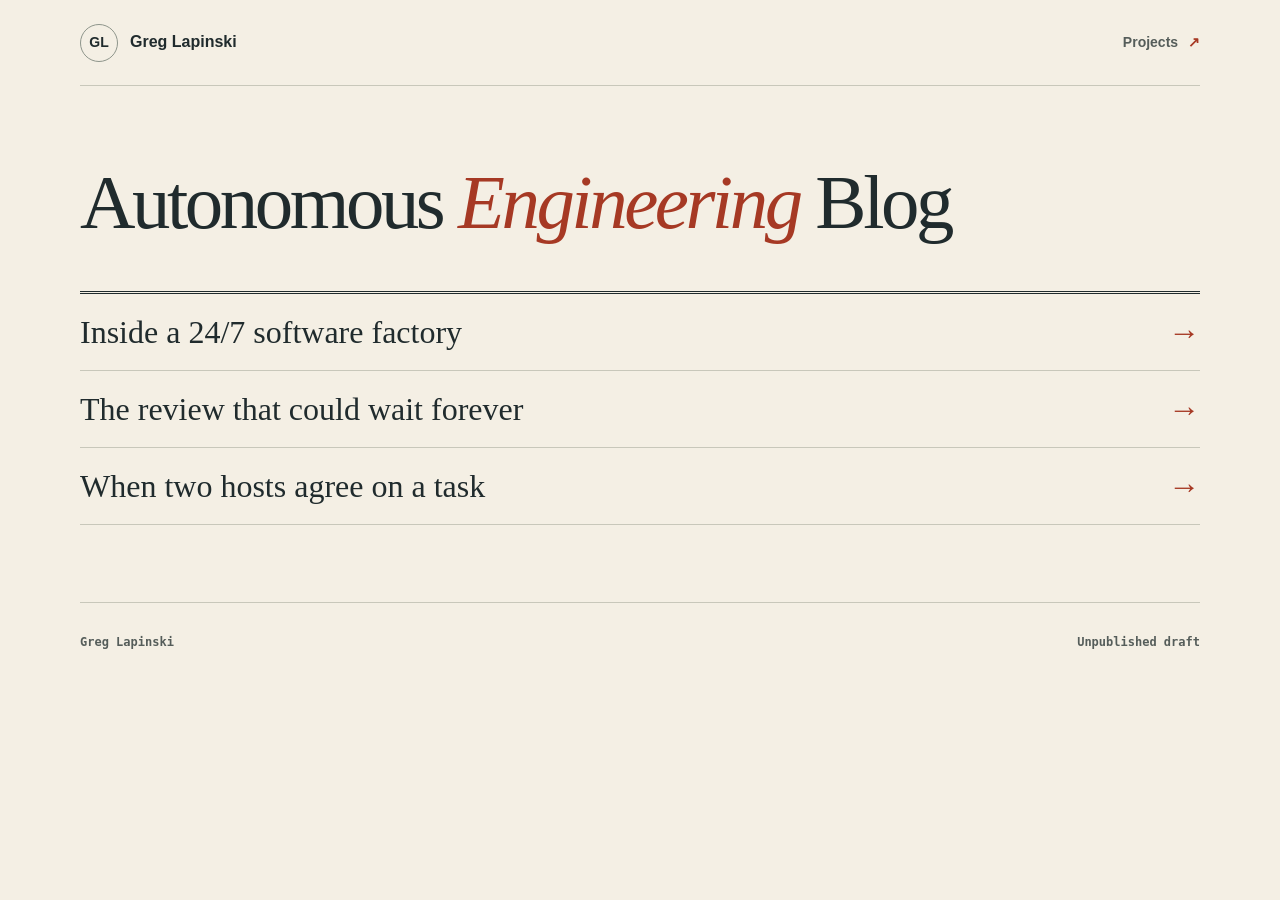
<file: website/autonomous-engineering-blog.html>
<!doctype html>
<html lang="en">
<head>
    <meta charset="utf-8">
    <meta name="viewport" content="width=device-width, initial-scale=1">
    <meta name="theme-color" content="#f4efe4">
    <meta name="color-scheme" content="light">
    <meta name="robots" content="noindex,nofollow,noarchive">
    <meta name="author" content="Greg Lapinski">
    <meta name="description" content="Greg Lapinski’s blog on teams of coding agents, the people who direct them, and the systems they use to write and check software.">
    <title>Autonomous Engineering · Greg Lapinski’s blog</title>
    <link rel="icon" href="favicon.svg" type="image/svg+xml">
    <link rel="stylesheet" href="autonomous-engineering.css">
    <link rel="stylesheet" href="autonomous-engineering-blog.css">
</head>
<body>
    <a class="skip-link" href="#articles">Skip to articles</a>
    <header class="site-header">
        <a class="brand" href="index.html" aria-label="Greg Lapinski, portfolio home">
            <span class="brand__mark">GL</span><span>Greg Lapinski</span>
        </a>
        <a class="back-link" href="index.html#lab">Projects <span aria-hidden="true">↗</span></a>
    </header>
    <main class="journal">
        <h1>Autonomous <em>Engineering</em> Blog</h1>
        <nav id="articles" aria-label="Articles" tabindex="-1">
            <ul class="reading-list">
                <li><a href="autonomous-engineering-factory.html">Inside a 24/7 software factory <span aria-hidden="true">→</span></a></li>
                <li><a href="autonomous-engineering-coordination.html">The review that could wait forever <span aria-hidden="true">→</span></a></li>
                <li><a href="autonomous-engineering-task-sync.html">When two hosts agree on a task <span aria-hidden="true">→</span></a></li>
            </ul>
        </nav>
    </main>
    <footer class="site-footer"><p>Greg Lapinski</p><p>Unpublished draft</p></footer>
</body>
</html>
</file>
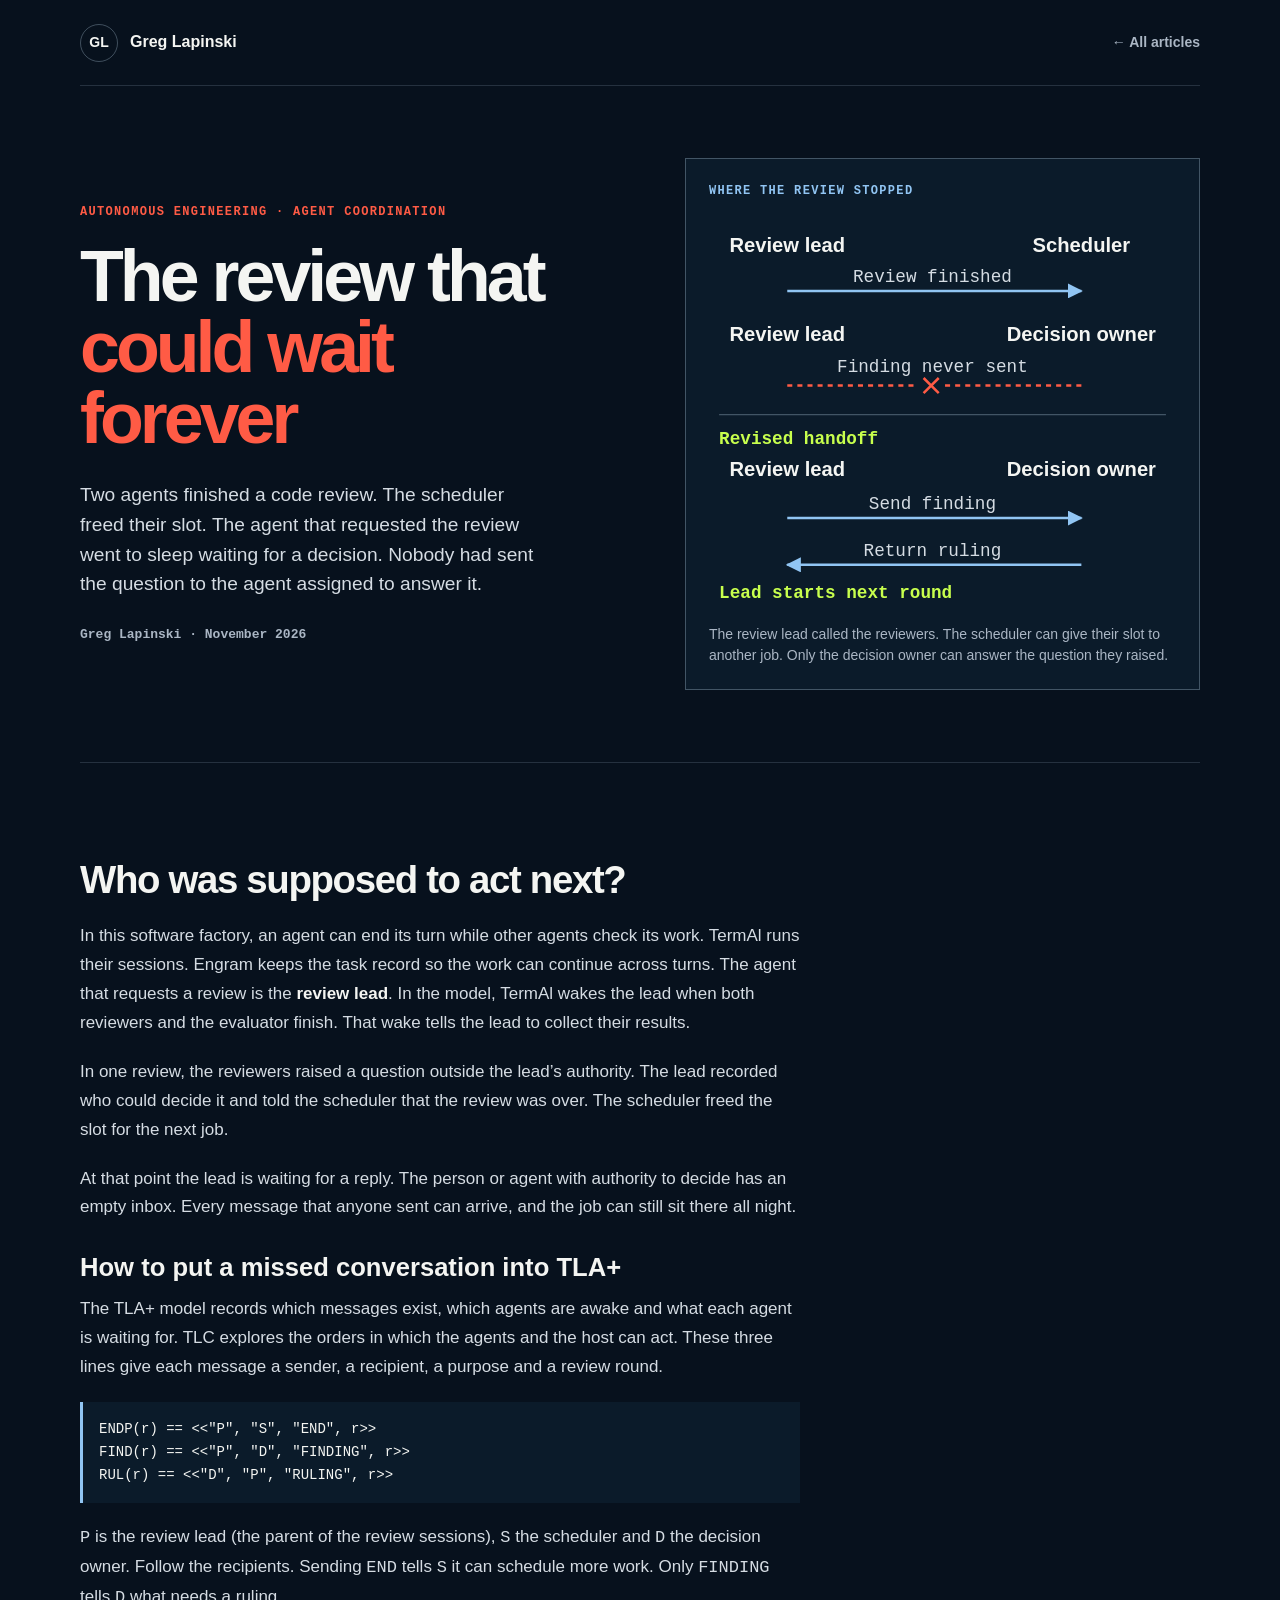
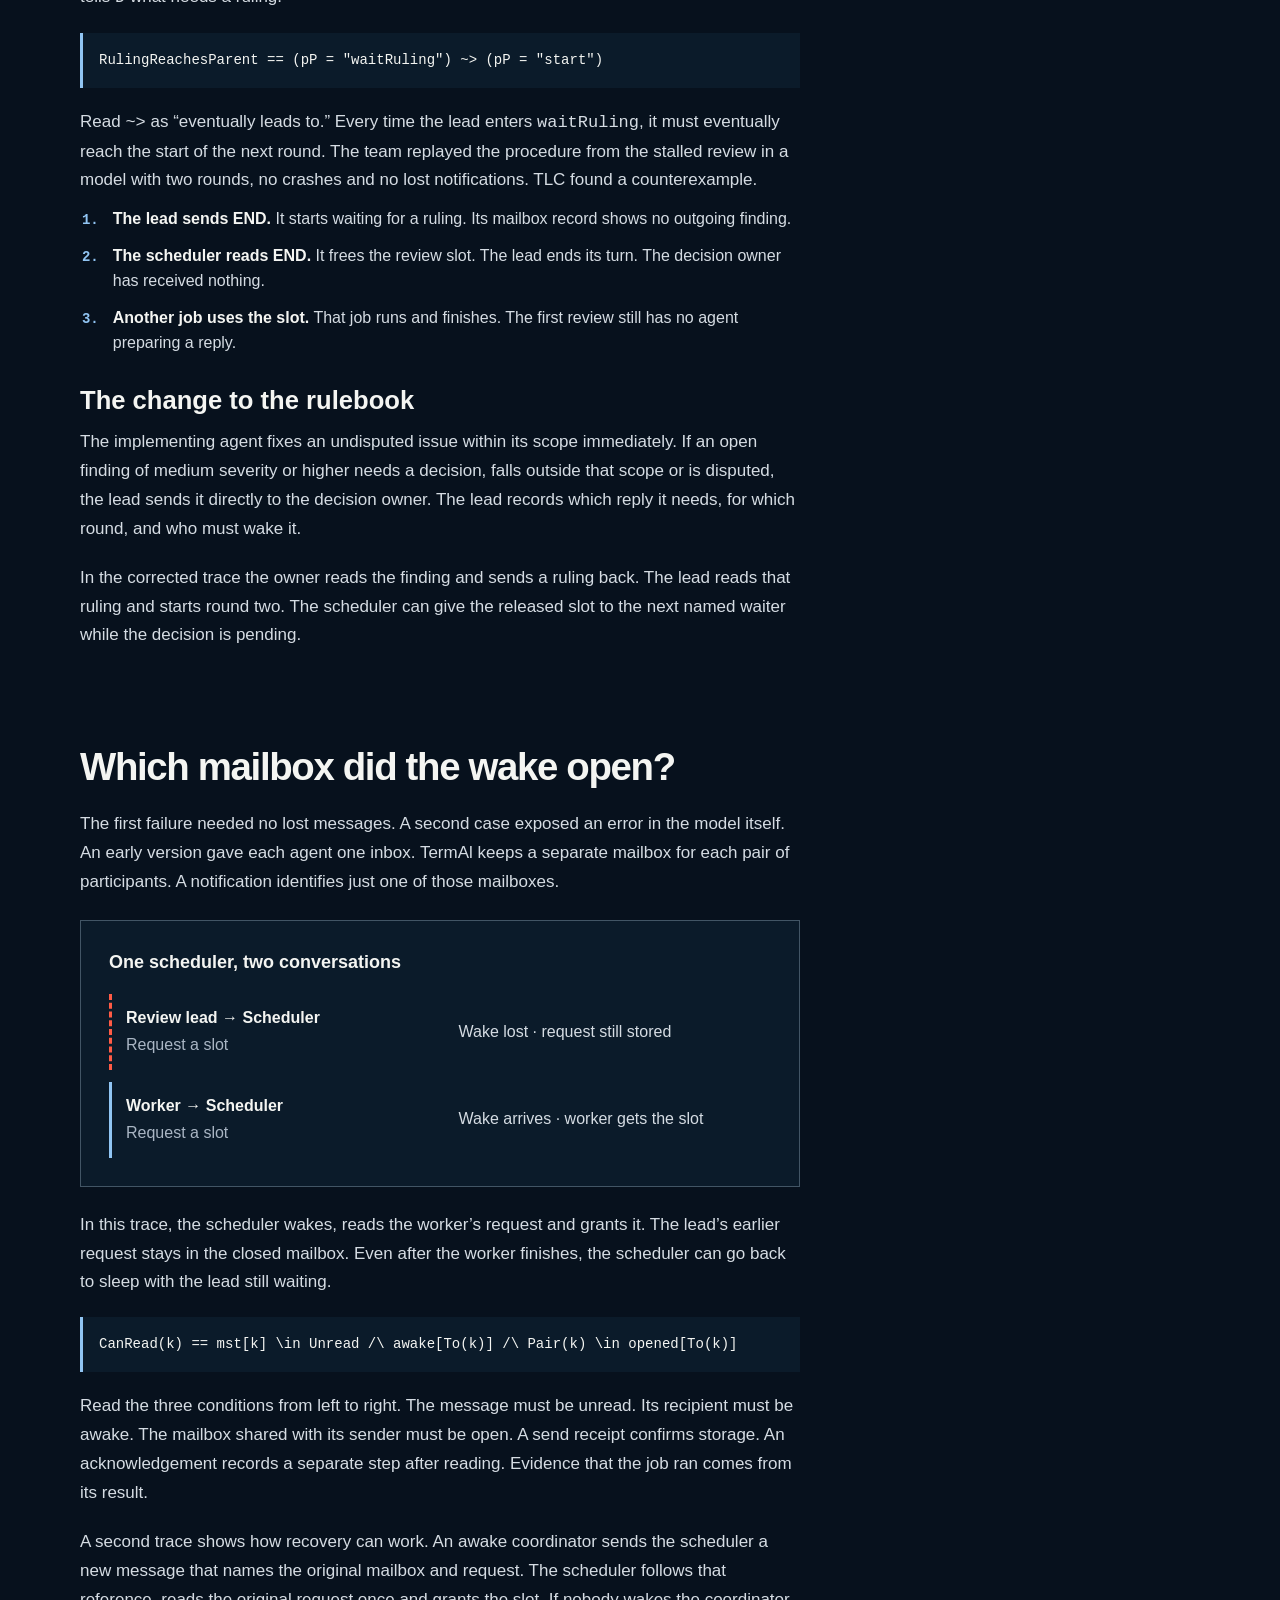
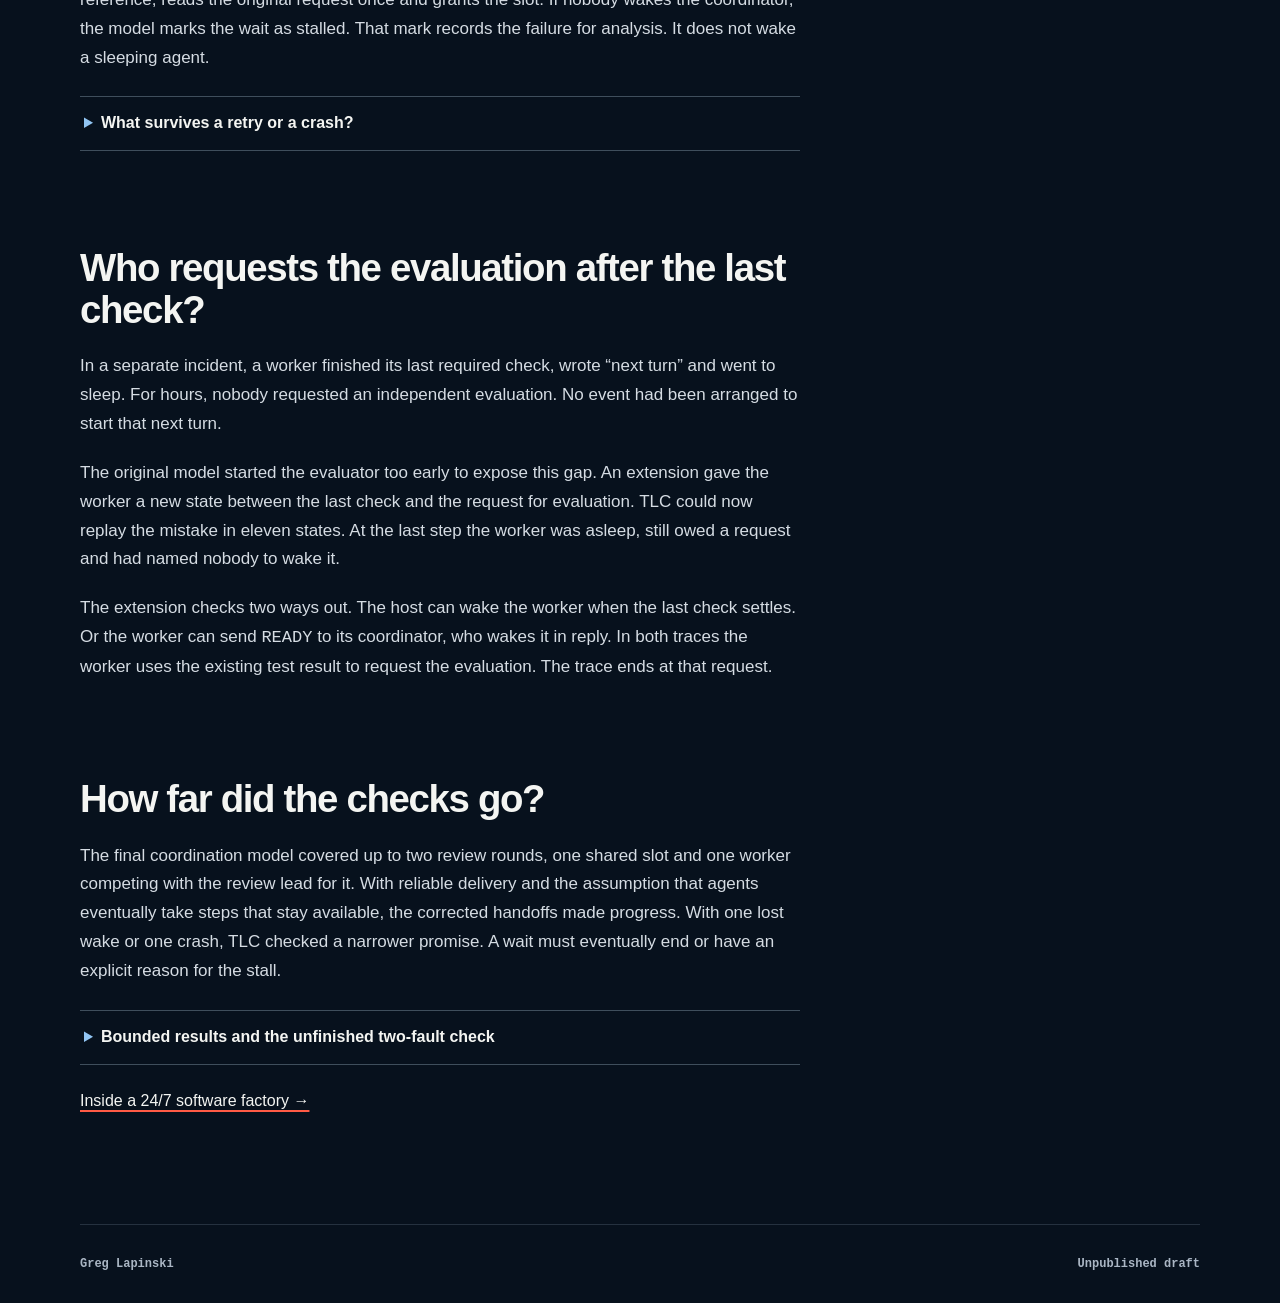
<file: website/autonomous-engineering-coordination.html>
<!doctype html>
<html lang="en">
<head>
    <meta charset="utf-8">
    <meta name="viewport" content="width=device-width, initial-scale=1">
    <meta name="theme-color" content="#07111d">
    <meta name="color-scheme" content="dark">
    <meta name="robots" content="noindex,nofollow,noarchive">
    <meta name="author" content="Grzegorz (Greg) Lapinski">
    <meta name="description" content="Inside a round-the-clock software factory, a missed handoff stalls a review. A diagram and a TLA+ trace show where the decision went missing.">
    <title>The review that could wait forever · Greg Lapinski</title>
    <link rel="icon" href="favicon.svg" type="image/svg+xml">
    <link rel="stylesheet" href="autonomous-engineering.css">
</head>
<body>
    <a class="skip-link" href="#article">Skip to the article</a>
    <header class="site-header">
        <a class="brand" href="index.html" aria-label="Greg Lapinski, portfolio home"><span class="brand__mark">GL</span><span>Greg Lapinski</span></a>
        <a class="back-link" href="autonomous-engineering-blog.html">← All articles</a>
    </header>
    <main>
    <article id="article">
        <header class="hero">
            <div>
                <p class="kicker">Autonomous engineering · Agent coordination</p>
                <h1>The review that <span>could wait forever</span></h1>
                <p class="standfirst">Two agents finished a code review. The scheduler freed their slot. The agent that requested the review went to sleep waiting for a decision. Nobody had sent the question to the agent assigned to answer it.</p>
                <p class="byline">Greg Lapinski · November 2026</p>
            </div>
            <figure class="overview case-map" id="review-handoff">
                <figcaption>Where the review stopped</figcaption>
                <svg class="overview__map" viewBox="0 0 370 304" role="img" aria-labelledby="review-map-title review-map-desc">
                    <title id="review-map-title">A missing message in the old procedure and the corrected route</title>
                    <desc id="review-map-desc">The lead told the scheduler that the review was over. The decision owner never received the finding. With the revised rule, the lead sends the finding to the owner, reads the ruling and starts the next round.</desc>
                    <defs>
                        <marker id="review-arrow" viewBox="0 0 10 10" refX="9" refY="5" markerWidth="6" markerHeight="6" orient="auto"><path fill="var(--ice)" d="M0 0L10 5L0 10Z"/></marker>
                    </defs>
                    <g class="case-map__roles"><text x="62" y="22">Review lead</text><text x="295" y="22">Scheduler</text></g>
                    <path class="case-map__sent" d="M62 53H295" marker-end="url(#review-arrow)"/>
                    <text class="case-map__msg" x="177" y="46">Review finished</text>
                    <g class="case-map__roles"><text x="62" y="93">Review lead</text><text x="295" y="93">Decision owner</text></g>
                    <path class="case-map__missing" d="M62 128h103m22 0h108"/>
                    <path class="case-map__cross" d="m170 122 12 12m0-12-12 12"/>
                    <text class="case-map__msg" x="177" y="117">Finding never sent</text>
                    <path class="overview__divider" d="M8 151h354"/>
                    <text class="case-map__fix" x="8" y="174">Revised handoff</text>
                    <g class="case-map__roles"><text x="62" y="200">Review lead</text><text x="295" y="200">Decision owner</text></g>
                    <path class="case-map__sent" d="M62 233H295" marker-end="url(#review-arrow)"/>
                    <path class="case-map__sent" d="M295 270H62" marker-end="url(#review-arrow)"/>
                    <text class="case-map__msg" x="177" y="226">Send finding</text>
                    <text class="case-map__msg" x="177" y="263">Return ruling</text>
                    <text class="case-map__fix" x="8" y="296">Lead starts next round</text>
                </svg>
                <p>The review lead called the reviewers. The scheduler can give their slot to another job. Only the decision owner can answer the question they raised.</p>
            </figure>
        </header>

        <section id="coordination" aria-labelledby="coordination-title">
            <div class="prose">
                <h2 id="coordination-title">Who was supposed to act next?</h2>
                <p>In this software factory, an agent can end its turn while other agents check its work. TermAl runs their sessions. Engram keeps the task record so the work can continue across turns. The agent that requests a review is the <b>review lead</b>. In the model, TermAl wakes the lead when both reviewers and the evaluator finish. That wake tells the lead to collect their results.</p>
                <p>In one review, the reviewers raised a question outside the lead’s authority. The lead recorded who could decide it and told the scheduler that the review was over. The scheduler freed the slot for the next job.</p>
                <p>At that point the lead is waiting for a reply. The person or agent with authority to decide has an empty inbox. Every message that anyone sent can arrive, and the job can still sit there all night.</p>
            </div>

            <div class="prose">
                <h3>How to put a missed conversation into TLA+</h3>
                <p>The TLA+ model records which messages exist, which agents are awake and what each agent is waiting for. TLC explores the orders in which the agents and the host can act. These three lines give each message a sender, a recipient, a purpose and a review round.</p>
                <pre class="handoff-code"><code>ENDP(r) == &lt;&lt;"P", "S", "END", r&gt;&gt;
FIND(r) == &lt;&lt;"P", "D", "FINDING", r&gt;&gt;
RUL(r) == &lt;&lt;"D", "P", "RULING", r&gt;&gt;</code></pre>
                <p><code>P</code> is the review lead (the parent of the review sessions), <code>S</code> the scheduler and <code>D</code> the decision owner. Follow the recipients. Sending <code>END</code> tells <code>S</code> it can schedule more work. Only <code>FINDING</code> tells <code>D</code> what needs a ruling.</p>
                <pre class="handoff-code"><code>RulingReachesParent == (pP = "waitRuling") ~&gt; (pP = "start")</code></pre>
                <p>Read <code>~&gt;</code> as “eventually leads to.” Every time the lead enters <code>waitRuling</code>, it must eventually reach the start of the next round. The team replayed the procedure from the stalled review in a model with two rounds, no crashes and no lost notifications. TLC found a counterexample.</p>
                <ol class="trace-list" aria-label="The counterexample in three steps">
                    <li><b>The lead sends END.</b> It starts waiting for a ruling. Its mailbox record shows no outgoing finding.</li>
                    <li><b>The scheduler reads END.</b> It frees the review slot. The lead ends its turn. The decision owner has received nothing.</li>
                    <li><b>Another job uses the slot.</b> That job runs and finishes. The first review still has no agent preparing a reply.</li>
                </ol>
                <h3>The change to the rulebook</h3>
                <p>The implementing agent fixes an undisputed issue within its scope immediately. If an open finding of medium severity or higher needs a decision, falls outside that scope or is disputed, the lead sends it directly to the decision owner. The lead records which reply it needs, for which round, and who must wake it.</p>
                <p>In the corrected trace the owner reads the finding and sends a ruling back. The lead reads that ruling and starts round two. The scheduler can give the released slot to the next named waiter while the decision is pending.</p>
            </div>
        </section>

        <section class="prose" aria-labelledby="mailboxes-title">
            <h2 id="mailboxes-title">Which mailbox did the wake open?</h2>
            <p>The first failure needed no lost messages. A second case exposed an error in the model itself. An early version gave each agent one inbox. TermAl keeps a separate mailbox for each pair of participants. A notification identifies just one of those mailboxes.</p>
            <figure class="mailbox-map">
                <figcaption>One scheduler, two conversations</figcaption>
                <div><strong>Review lead → Scheduler</strong><span>Request a slot</span><b>Wake lost · request still stored</b></div>
                <div><strong>Worker → Scheduler</strong><span>Request a slot</span><b>Wake arrives · worker gets the slot</b></div>
            </figure>
            <p>In this trace, the scheduler wakes, reads the worker’s request and grants it. The lead’s earlier request stays in the closed mailbox. Even after the worker finishes, the scheduler can go back to sleep with the lead still waiting.</p>
            <pre class="handoff-code"><code>CanRead(k) == mst[k] \in Unread /\ awake[To(k)] /\ Pair(k) \in opened[To(k)]</code></pre>
            <p>Read the three conditions from left to right. The message must be unread. Its recipient must be awake. The mailbox shared with its sender must be open. A send receipt confirms storage. An acknowledgement records a separate step after reading. Evidence that the job ran comes from its result.</p>
            <p>A second trace shows how recovery can work. An awake coordinator sends the scheduler a new message that names the original mailbox and request. The scheduler follows that reference, reads the original request once and grants the slot. If nobody wakes the coordinator, the model marks the wait as stalled. That mark records the failure for analysis. It does not wake a sleeping agent.</p>
            <details class="technical">
                <summary>What survives a retry or a crash?</summary>
                <p>On a retry the lead recovers the existing review sessions and their results. Starting new reviewers would repeat work on the same version. If a worker crashes after producing a result, an awake coordinator can hand the run to a named replacement. Once woken, the replacement takes sole ownership, recovers the result and tells the scheduler to release the slot.</p>
                <p>A crash also closes the agent’s open mailboxes. In version 9, when the review lead reads a recovery message, it also opens the mailbox of the agent named in its recorded wait. This makes an unread slot grant in that mailbox visible again. Before ending a turn voluntarily, an agent must read the messages in its open mailboxes and acknowledge those it read.</p>
            </details>
        </section>

        <section class="prose" aria-labelledby="evaluation-title">
            <h2 id="evaluation-title">Who requests the evaluation after the last check?</h2>
            <p>In a separate incident, a worker finished its last required check, wrote “next turn” and went to sleep. For hours, nobody requested an independent evaluation. No event had been arranged to start that next turn.</p>
            <p>The original model started the evaluator too early to expose this gap. An extension gave the worker a new state between the last check and the request for evaluation. TLC could now replay the mistake in eleven states. At the last step the worker was asleep, still owed a request and had named nobody to wake it.</p>
            <p>The extension checks two ways out. The host can wake the worker when the last check settles. Or the worker can send <code>READY</code> to its coordinator, who wakes it in reply. In both traces the worker uses the existing test result to request the evaluation. The trace ends at that request.</p>
        </section>

        <section class="prose" aria-labelledby="bounds-title">
            <h2 id="bounds-title">How far did the checks go?</h2>
            <p>The final coordination model covered up to two review rounds, one shared slot and one worker competing with the review lead for it. With reliable delivery and the assumption that agents eventually take steps that stay available, the corrected handoffs made progress. With one lost wake or one crash, TLC checked a narrower promise. A wait must eventually end or have an explicit reason for the stall.</p>
            <details class="technical">
                <summary>Bounded results and the unfinished two-fault check</summary>
                <ul class="run-results">
                    <li><b>Safety.</b> TLC checked 81,917,317 distinct states. All safety checks held, including one owner per run and release of the slot before the next launch.</li>
                    <li><b>Progress.</b> With reliable delivery, all six progress properties held across 965,984 states. The check for an explicit stall passed with one lost wake (10,624,032 states) and, separately, with one crash (15,126,615 states).</li>
                    <li><b>One lost wake plus one crash.</b> The run that allowed both faults in either round timed out. With both faults restricted to round two, TLC finished exploring 50,607,200 states and all safety checks held. Time ran out during the final check for an explicit stall. That question remains open.</li>
                    <li><b>Evaluation request.</b> The separate extension passed with a coordinator wake (49,027 states) and with a host wake (19,849 states). It covered one round with no medium-severity finding, crash or lost wake. Its three new messages omit per-pair mailboxes and acknowledgements. The evaluation itself is outside the model.</li>
                </ul>
            </details>
        </section>
        <nav class="series-link prose" aria-label="Related article">
            <a href="autonomous-engineering-factory.html">Inside a 24/7 software factory →</a>
        </nav>
    </article>
    </main>
    <footer class="site-footer"><p>Greg Lapinski</p><p>Unpublished draft</p></footer>
</body>
</html>
</file>
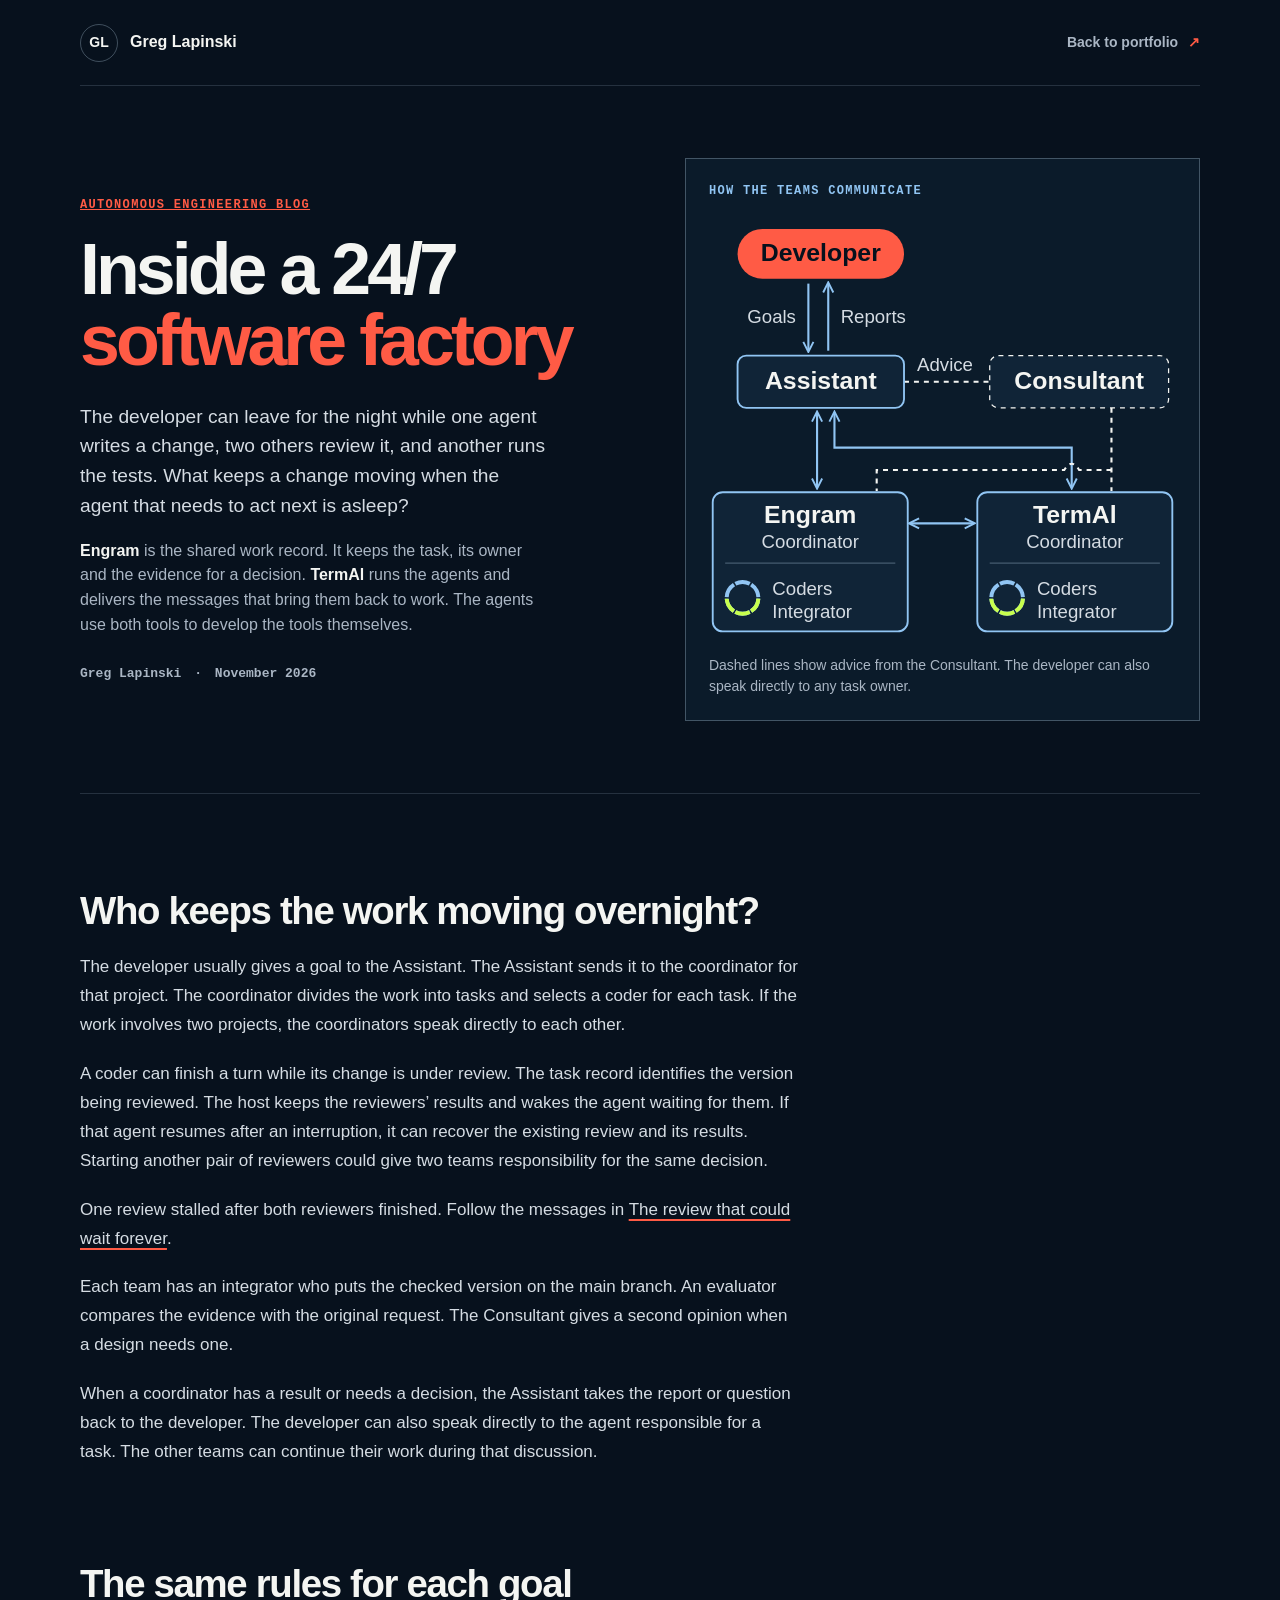
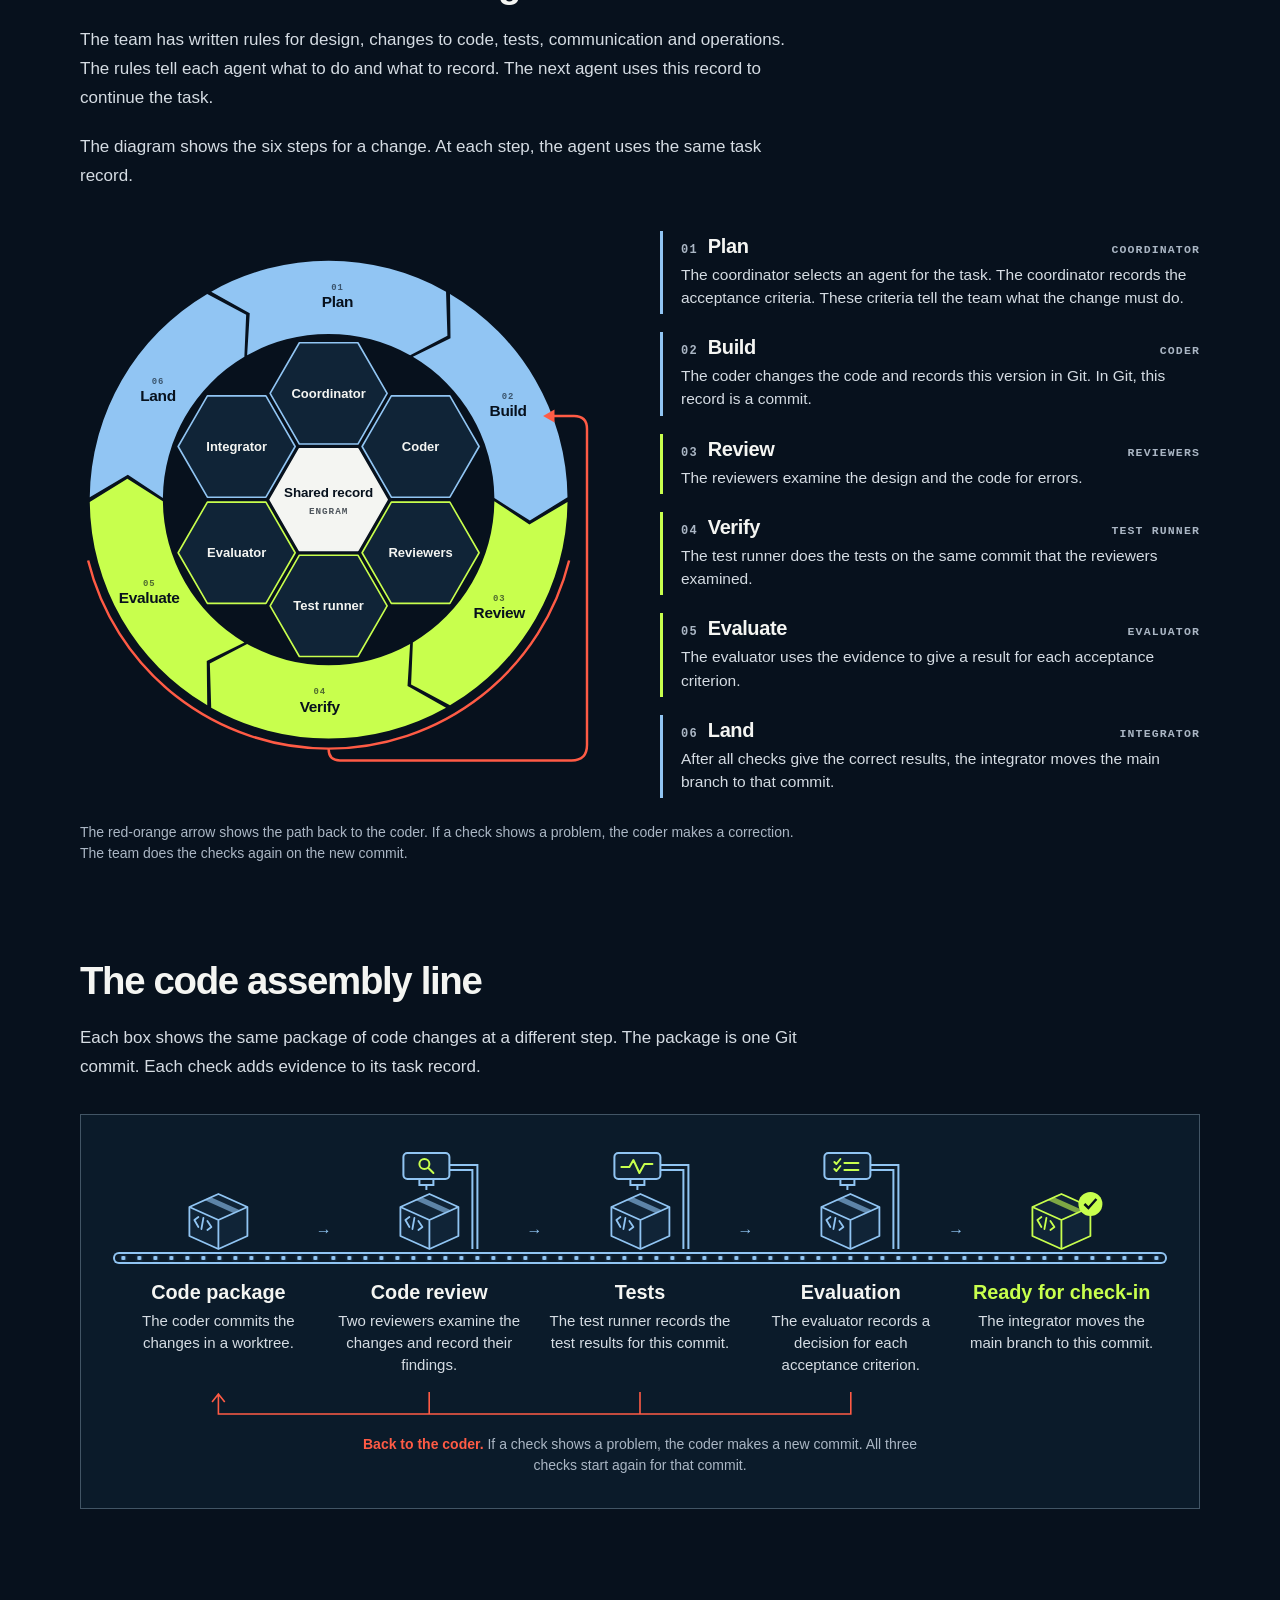
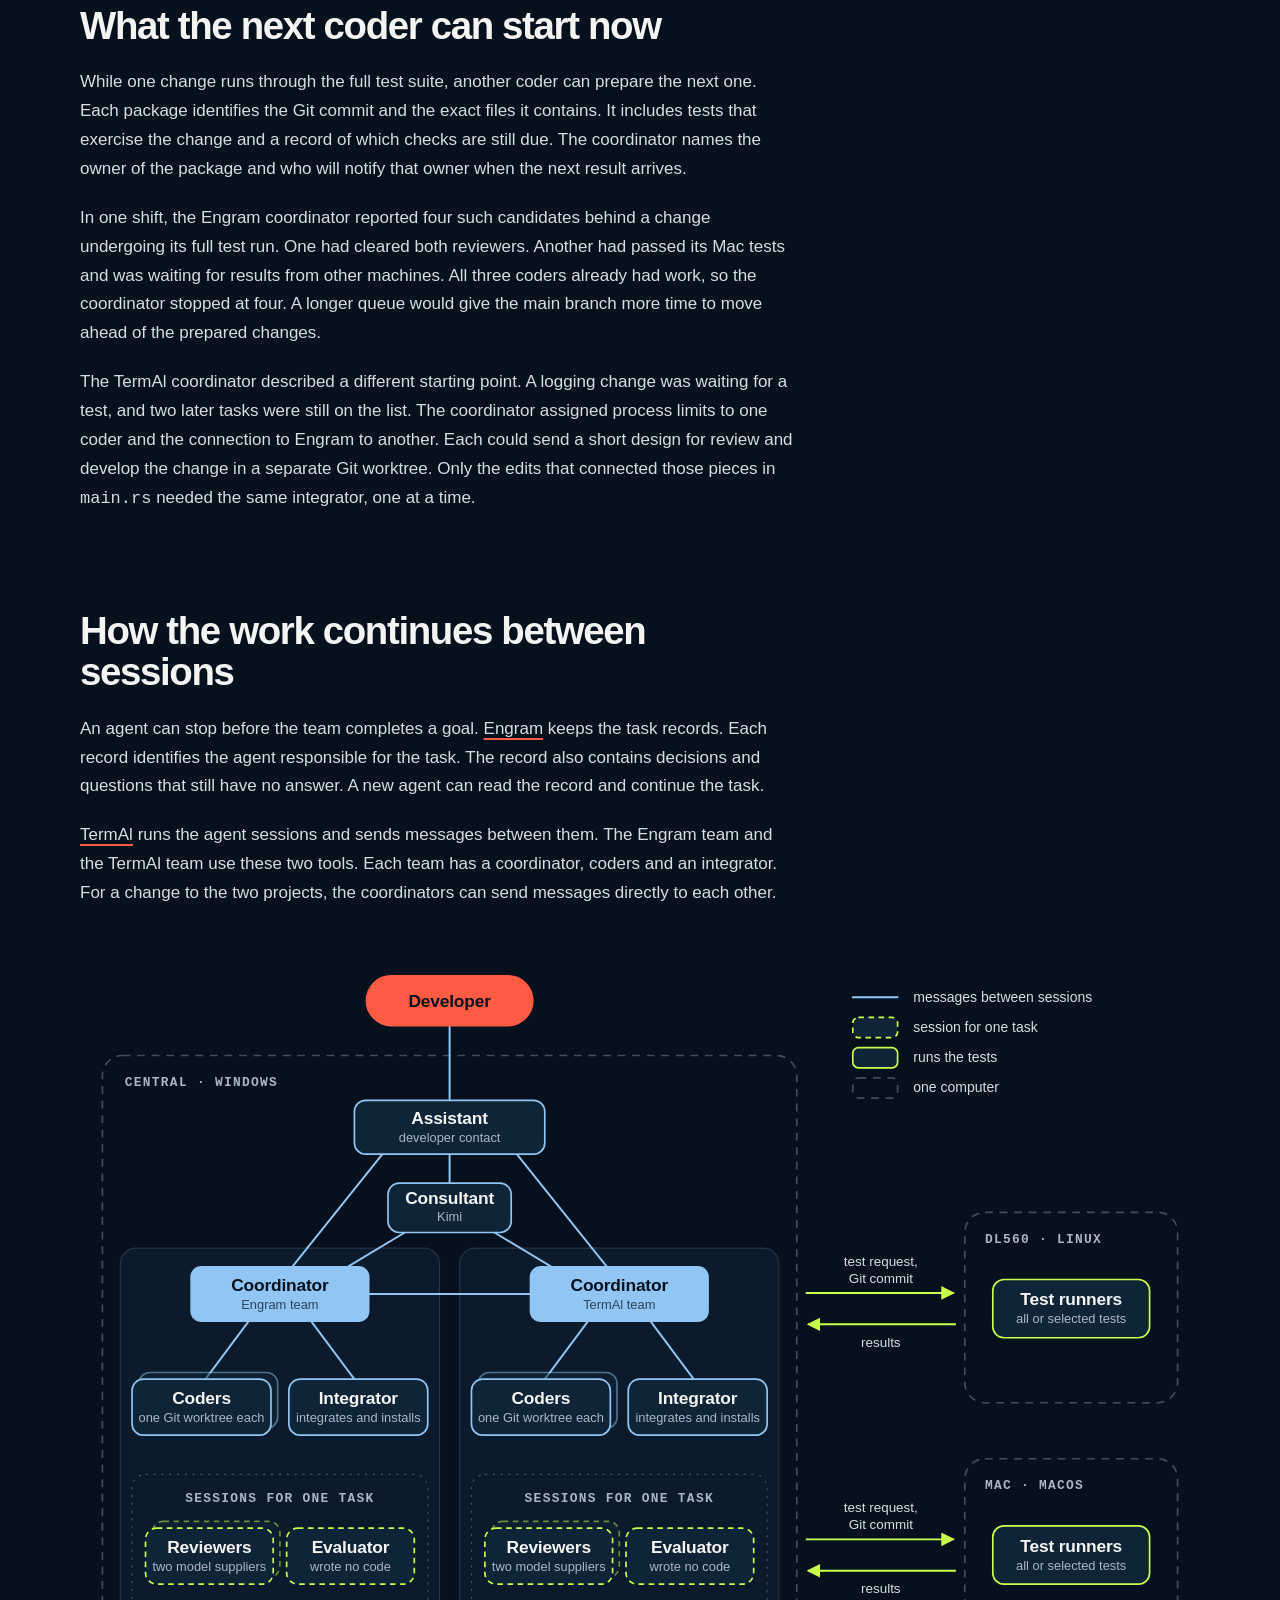
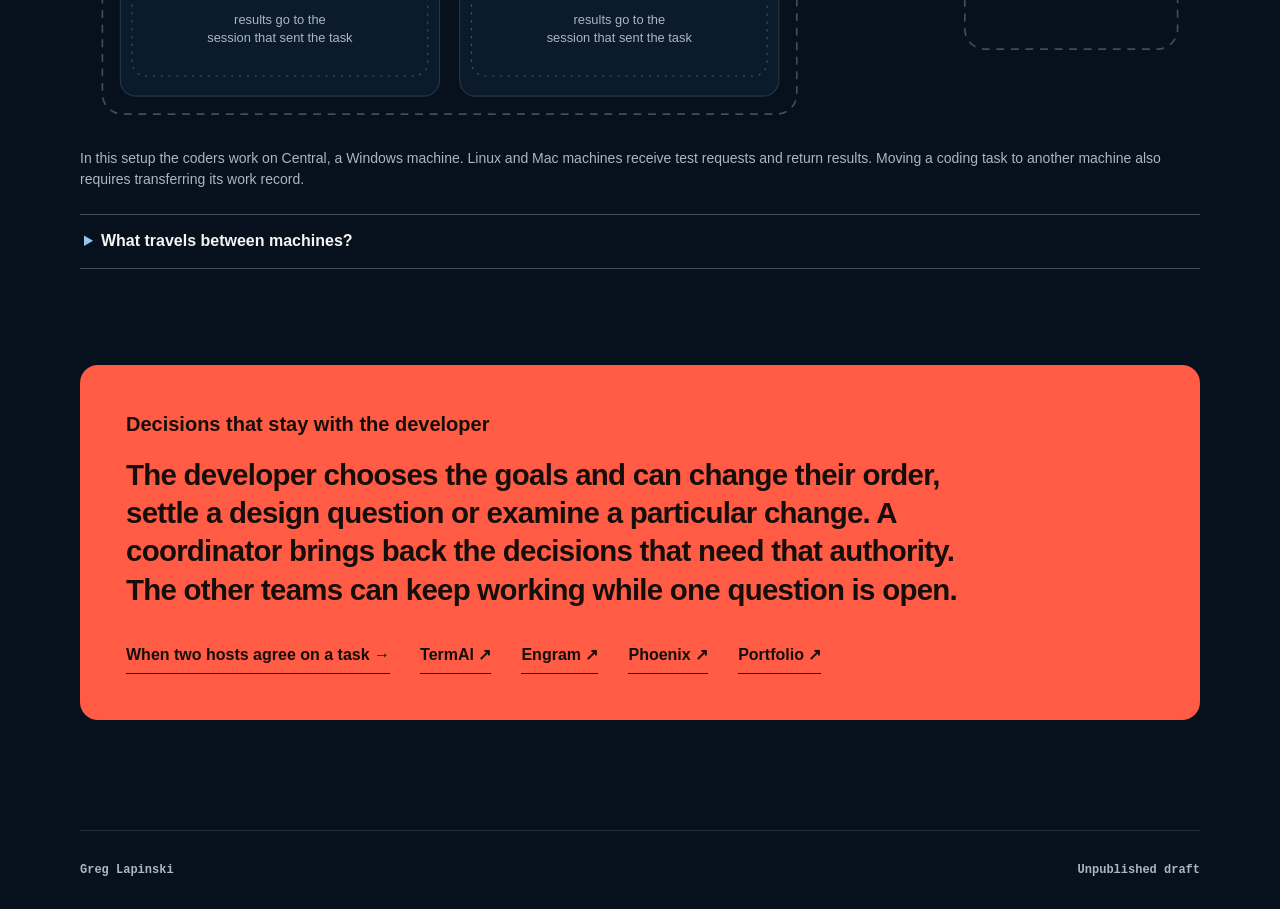
<file: website/autonomous-engineering-factory.html>
<!doctype html>
<html lang="en">
<head>
    <meta charset="utf-8">
    <meta name="viewport" content="width=device-width, initial-scale=1">
    <meta name="theme-color" content="#07111d">
    <meta name="color-scheme" content="dark">
    <meta name="robots" content="noindex,nofollow,noarchive">
    <meta name="author" content="Grzegorz (Greg) Lapinski">
    <meta name="description" content="How a developer directs teams of coding agents that implement, review, test and integrate software around the clock.">
    <title>Inside a 24/7 software factory · Greg Lapinski</title>
    <link rel="icon" href="favicon.svg" type="image/svg+xml">
    <link rel="stylesheet" href="autonomous-engineering.css">
</head>
<body>
    <a class="skip-link" href="#article">Skip to the article</a>
    <svg class="defs" aria-hidden="true" focusable="false">
        <symbol id="loop-mini" viewBox="0 0 64 64">
            <circle class="mini__ring" cx="32" cy="32" r="24" pathLength="60" stroke-dasharray="9 1" transform="rotate(-117 32 32)"/>
            <circle class="mini__checks" cx="32" cy="32" r="24" pathLength="60" stroke-dasharray="9 1 9 1 9 31" stroke-dashoffset="-20" transform="rotate(-117 32 32)"/>
        </symbol>
        <symbol id="code-package" viewBox="0 0 64 60">
            <g stroke="currentColor" stroke-width="1.8" stroke-linejoin="round">
                <path fill="var(--panel)" d="m3 16 29-13 29 13v29L32 58 3 45z"/>
                <path fill="none" d="m3 16 29 13 29-13M32 29v29"/>
                <path fill="currentColor" stroke="none" opacity=".6" d="m18 9 6-3 29 13-6 3z"/>
                <path fill="none" stroke-linecap="round" d="m12 26-4 3 4 7m9-6 4 6-4 3m-4-12-2 11"/>
            </g>
        </symbol>
        <symbol id="inspection-station" viewBox="0 0 140 105">
            <g fill="none" stroke="var(--ice)" stroke-width="2">
                <path d="M118 102V18H89M113 102V23H89"/>
                <rect x="44" y="6" width="46" height="26" rx="4" fill="var(--panel)"/>
                <path d="M60 32v6h14v-6M67 38v5" />
            </g>
        </symbol>
    </svg>
    <header class="site-header">
        <a class="brand" href="index.html" aria-label="Greg Lapinski, portfolio home">
            <span class="brand__mark">GL</span>
            <span>Greg Lapinski</span>
        </a>
        <a class="back-link" href="index.html#lab">Back to portfolio <span aria-hidden="true">↗</span></a>
    </header>

    <main>
    <article id="article">
        <header class="hero">
            <div>
                <p class="kicker"><a href="autonomous-engineering-blog.html">Autonomous Engineering Blog</a></p>
                <h1>Inside a 24/7 <span>software factory</span></h1>
                <p class="standfirst">The developer can leave for the night while one agent writes a change, two others review it, and another runs the tests. What keeps a change moving when the agent that needs to act next is asleep?</p>
                <p class="factory-tools"><b>Engram</b> is the shared work record. It keeps the task, its owner and the evidence for a decision. <b>TermAl</b> runs the agents and delivers the messages that bring them back to work. The agents use both tools to develop the tools themselves.</p>
                <p class="byline">Greg Lapinski <span aria-hidden="true">·</span> November 2026</p>
            </div>
            <figure class="overview">
                <figcaption>How the teams communicate</figcaption>
                <svg class="overview__map" viewBox="0 0 376 334" role="img" aria-labelledby="roles-title roles-desc">
                    <title id="roles-title">The developer, the Assistant and the two project teams</title>
                    <desc id="roles-desc">The developer sends goals through the Assistant and receives reports. The Assistant speaks to both coordinators. The coordinators also speak directly to each other. The Consultant advises the Assistant and the coordinators.</desc>
                    <defs>
                        <marker id="message-arrow" viewBox="0 0 10 10" refX="8" refY="5" markerWidth="6" markerHeight="6" orient="auto-start-reverse">
                            <path d="M1 1 9 5 1 9" fill="none" stroke="var(--ice)" stroke-width="1.5"/>
                        </marker>
                    </defs>
                    <g class="overview__messages" marker-end="url(#message-arrow)">
                        <path d="M80 48v54"/>
                        <path d="M96 102V48"/>
                        <path d="M87 152v60" marker-start="url(#message-arrow)"/>
                        <path d="M101 152v28h191v32" marker-start="url(#message-arrow)"/>
                    </g>
                    <path class="overview__messages" d="M162 241h51" marker-start="url(#message-arrow)" marker-end="url(#message-arrow)"/>
                    <path class="overview__advice" d="M157 127h69 M324 148v67 M324 198h-26q-6-10-12 0H135v17"/>
                    <text class="overview__label" x="70" y="80" text-anchor="end">Goals</text>
                    <text class="overview__label" x="106" y="80">Reports</text>
                    <text class="overview__label" x="190" y="118" text-anchor="middle">Advice</text>

                    <rect class="team__person" x="23" y="4" width="134" height="40" rx="20"/>
                    <text class="overview__name team__t--ink" x="90" y="30">Developer</text>
                    <rect class="team__node" x="23" y="106" width="134" height="42" rx="7"/>
                    <text class="overview__name" x="90" y="133">Assistant</text>
                    <rect class="overview__advisor" x="226" y="106" width="144" height="42" rx="7"/>
                    <text class="overview__name" x="298" y="133">Consultant</text>

                    <g transform="translate(3 216)">
                        <rect class="team__node" width="157" height="112" rx="8"/>
                        <text class="overview__name" x="78.5" y="25">Engram</text>
                        <text class="overview__role" x="78.5" y="45">Coordinator</text>
                        <path class="overview__divider" d="M10 57h137"/>
                        <use href="#loop-mini" x="7" y="68" width="34" height="34"/>
                        <text class="overview__label" x="48" y="83">Coders</text>
                        <text class="overview__label" x="48" y="101">Integrator</text>
                    </g>
                    <g transform="translate(216 216)">
                        <rect class="team__node" width="157" height="112" rx="8"/>
                        <text class="overview__name" x="78.5" y="25">TermAl</text>
                        <text class="overview__role" x="78.5" y="45">Coordinator</text>
                        <path class="overview__divider" d="M10 57h137"/>
                        <use href="#loop-mini" x="7" y="68" width="34" height="34"/>
                        <text class="overview__label" x="48" y="83">Coders</text>
                        <text class="overview__label" x="48" y="101">Integrator</text>
                    </g>
                </svg>
                <p>Dashed lines show advice from the Consultant. The developer can also speak directly to any task owner.</p>
            </figure>
        </header>

        <section class="prose" aria-labelledby="role-title">
            <h2 id="role-title">Who keeps the work moving overnight?</h2>
            <p>The developer usually gives a goal to the Assistant. The Assistant sends it to the coordinator for that project. The coordinator divides the work into tasks and selects a coder for each task. If the work involves two projects, the coordinators speak directly to each other.</p>
            <p>A coder can finish a turn while its change is under review. The task record identifies the version being reviewed. The host keeps the reviewers’ results and wakes the agent waiting for them. If that agent resumes after an interruption, it can recover the existing review and its results. Starting another pair of reviewers could give two teams responsibility for the same decision.</p>
            <p id="coordination">One review stalled after both reviewers finished. Follow the messages in <a id="review-handoff" href="autonomous-engineering-coordination.html">The review that could wait forever</a>.</p>
            <p>Each team has an integrator who puts the checked version on the main branch. An evaluator compares the evidence with the original request. The Consultant gives a second opinion when a design needs one.</p>
            <p>When a coordinator has a result or needs a decision, the Assistant takes the report or question back to the developer. The developer can also speak directly to the agent responsible for a task. The other teams can continue their work during that discussion.</p>
        </section>

        <section aria-labelledby="loop-title">
            <div class="prose">
                <h2 id="loop-title">The same rules for each goal</h2>
                <p>The team has written rules for design, changes to code, tests, communication and operations. The rules tell each agent what to do and what to record. The next agent uses this record to continue the task.</p>
                <p>The diagram shows the six steps for a change. At each step, the agent uses the same task record.</p>
            </div>

            <figure class="loop">
                <div class="loop__frame">
                    <svg class="loop__ring" viewBox="-6 -6 640 650" role="img" aria-labelledby="loop-svg-title">
                        <title id="loop-svg-title">Six steps for a software change. Each agent uses the same task record. If a check shows a problem, the coder corrects the change.</title>
                        <path class="loop__seg" d="M155.5,44.0 A294 294 0 0 1 444.5,44.0 L446.2,98.4 L400.3,122.4 A204 204 0 0 0 199.7,122.4 L202.9,70.7 Z"/>
                        <path class="loop__seg" d="M449.4,46.8 A294 294 0 0 1 594.0,297.2 L547.7,325.8 L504.0,298.0 A204 204 0 0 0 403.7,124.3 L450.0,101.3 Z"/>
                        <path class="loop__seg loop__seg--check" d="M594.0,302.8 A294 294 0 0 1 449.4,553.2 L401.5,527.4 L403.7,475.7 A204 204 0 0 0 504.0,302.0 L547.1,330.6 Z"/>
                        <path class="loop__seg loop__seg--check" d="M444.5,556.0 A294 294 0 0 1 155.5,556.0 L153.8,501.6 L199.7,477.6 A204 204 0 0 0 400.3,477.6 L397.1,529.3 Z"/>
                        <path class="loop__seg loop__seg--check" d="M150.6,553.2 A294 294 0 0 1 6.0,302.8 L52.3,274.2 L96.0,302.0 A204 204 0 0 0 196.3,475.7 L150.0,498.7 Z"/>
                        <path class="loop__seg" d="M6.0,297.2 A294 294 0 0 1 150.6,46.8 L198.5,72.6 L196.3,124.3 A204 204 0 0 0 96.0,298.0 L52.9,269.4 Z"/>
                        <text class="loop__n" x="310.9" y="42.2">01</text>
                        <text class="loop__stage" x="310.9" y="63.2">Plan</text>
                        <text class="loop__n" x="520.9" y="176.0">02</text>
                        <text class="loop__stage" x="520.9" y="197.0">Build</text>
                        <text class="loop__n" x="510.0" y="424.8">03</text>
                        <text class="loop__stage" x="510.0" y="445.8">Review</text>
                        <text class="loop__n" x="289.1" y="539.8">04</text>
                        <text class="loop__stage" x="289.1" y="560.8">Verify</text>
                        <text class="loop__n" x="79.1" y="406.0">05</text>
                        <text class="loop__stage" x="79.1" y="427.0">Evaluate</text>
                        <text class="loop__n" x="90.0" y="157.2">06</text>
                        <text class="loop__stage" x="90.0" y="178.2">Land</text>
                        <polygon class="loop__hex" points="372.0,169.3 336.0,231.6 264.0,231.6 228.0,169.3 264.0,106.9 336.0,106.9"/>
                        <text class="loop__role" x="300.0" y="174.8">Coordinator</text>
                        <polygon class="loop__hex" points="485.2,234.6 449.2,297.0 377.2,297.0 341.2,234.6 377.2,172.3 449.2,172.3"/>
                        <text class="loop__role" x="413.2" y="240.1">Coder</text>
                        <polygon class="loop__hex loop__hex--check" points="485.2,365.4 449.2,427.7 377.2,427.7 341.2,365.4 377.2,303.0 449.2,303.0"/>
                        <text class="loop__role" x="413.2" y="370.9">Reviewers</text>
                        <polygon class="loop__hex loop__hex--check" points="372.0,430.7 336.0,493.1 264.0,493.1 228.0,430.7 264.0,368.4 336.0,368.4"/>
                        <text class="loop__role" x="300.0" y="436.2">Test runner</text>
                        <polygon class="loop__hex loop__hex--check" points="258.8,365.4 222.8,427.7 150.8,427.7 114.8,365.4 150.8,303.0 222.8,303.0"/>
                        <text class="loop__role" x="186.8" y="370.9">Evaluator</text>
                        <polygon class="loop__hex" points="258.8,234.6 222.8,297.0 150.8,297.0 114.8,234.6 150.8,172.3 222.8,172.3"/>
                        <text class="loop__role" x="186.8" y="240.1">Integrator</text>
                        <polygon class="loop__hex loop__hex--core" points="372.0,300.0 336.0,362.4 264.0,362.4 228.0,300.0 264.0,237.6 336.0,237.6"/>
                        <text class="loop__core" x="300" y="297">Shared record</text>
                        <text class="loop__core-sub" x="300" y="318">Engram</text>
                        <!-- The outside path returns any failed check to Build. -->
                        <path class="loop__return" d="M4 375a305 305 0 0 0 592 0M300 606v1q0 14 14 14h285q19 0 19-19V213q0-16-16-16h-26"/>
                        <path class="loop__arrow" d="m578 189-14 8 14 8z"/>
                    </svg>
                    <ol class="loop__legend">
                        <li>
                            <p class="loop__key"><span>01</span> Plan <em>Coordinator</em></p>
                            <p>The coordinator selects an agent for the task. The coordinator records the acceptance criteria. These criteria tell the team what the change must do.</p>
                        </li>
                        <li>
                            <p class="loop__key"><span>02</span> Build <em>Coder</em></p>
                            <p>The coder changes the code and records this version in Git. In Git, this record is a commit.</p>
                        </li>
                        <li class="loop__check">
                            <p class="loop__key"><span>03</span> Review <em>Reviewers</em></p>
                            <p>The reviewers examine the design and the code for errors.</p>
                        </li>
                        <li class="loop__check">
                            <p class="loop__key"><span>04</span> Verify <em>Test runner</em></p>
                            <p>The test runner does the tests on the same commit that the reviewers examined.</p>
                        </li>
                        <li class="loop__check">
                            <p class="loop__key"><span>05</span> Evaluate <em>Evaluator</em></p>
                            <p>The evaluator uses the evidence to give a result for each acceptance criterion.</p>
                        </li>
                        <li>
                            <p class="loop__key"><span>06</span> Land <em>Integrator</em></p>
                            <p>After all checks give the correct results, the integrator moves the main branch to that commit.</p>
                        </li>
                    </ol>
                </div>
                <figcaption>The red-orange arrow shows the path back to the coder. If a check shows a problem, the coder makes a correction. The team does the checks again on the new commit.</figcaption>
            </figure>
        </section>

        <section aria-labelledby="assembly-title">
            <div class="prose">
                <h2 id="assembly-title">The code assembly line</h2>
                <p>Each box shows the same package of code changes at a different step. The package is one Git commit. Each check adds evidence to its task record.</p>
            </div>
            <figure class="assembly">
                <ol class="assembly__stations" aria-label="Code package from the coder to check-in">
                    <li>
                        <svg viewBox="0 0 140 105" aria-hidden="true"><use href="#code-package" x="38" y="44" width="64" height="60"/></svg>
                        <div><h3>Code package</h3><p>The coder commits the changes in a worktree.</p></div>
                    </li>
                    <li>
                        <svg viewBox="0 0 140 105" aria-hidden="true">
                            <use href="#inspection-station" width="140" height="105"/>
                            <g class="assembly__tool"><circle cx="65" cy="17" r="5"/><path d="m69 21 5 5"/></g>
                            <use href="#code-package" x="38" y="44" width="64" height="60"/>
                        </svg>
                        <div><h3>Code review</h3><p>Two reviewers examine the changes and record their findings.</p></div>
                    </li>
                    <li>
                        <svg viewBox="0 0 140 105" aria-hidden="true">
                            <use href="#inspection-station" width="140" height="105"/>
                            <path class="assembly__tool" d="M51 20h8l4-7 6 13 5-9h8"/>
                            <use href="#code-package" x="38" y="44" width="64" height="60"/>
                        </svg>
                        <div><h3>Tests</h3><p>The test runner records the test results for this commit.</p></div>
                    </li>
                    <li>
                        <svg viewBox="0 0 140 105" aria-hidden="true">
                            <use href="#inspection-station" width="140" height="105"/>
                            <path class="assembly__tool" d="m54 15 2 2 4-5m4 4h14m-24 6 2 2 4-5m4 4h14"/>
                            <use href="#code-package" x="38" y="44" width="64" height="60"/>
                        </svg>
                        <div><h3>Evaluation</h3><p>The evaluator records a decision for each acceptance criterion.</p></div>
                    </li>
                    <li class="assembly__ready">
                        <svg viewBox="0 0 140 105" aria-hidden="true">
                            <use href="#code-package" x="38" y="44" width="64" height="60"/>
                            <circle cx="99" cy="57" r="12" fill="var(--lime)"/>
                            <path d="m93 57 4 4 8-9" fill="none" stroke="var(--ink)" stroke-width="2.5"/>
                        </svg>
                        <div><h3>Ready for check-in</h3><p>The integrator moves the main branch to this commit.</p></div>
                    </li>
                </ol>
                <svg class="assembly__return" viewBox="0 0 1000 34" preserveAspectRatio="none" aria-hidden="true">
                    <path d="M700 2v22H100V5M300 2v22m200-22v22m-406-12 6-8 6 8"/>
                </svg>
                <figcaption><strong>Back to the coder.</strong> If a check shows a problem, the coder makes a new commit. All three checks start again for that commit.</figcaption>
            </figure>
        </section>

        <section class="prose" aria-labelledby="prepare-ahead">
            <h2 id="prepare-ahead">What the next coder can start now</h2>
            <p>While one change runs through the full test suite, another coder can prepare the next one. Each package identifies the Git commit and the exact files it contains. It includes tests that exercise the change and a record of which checks are still due. The coordinator names the owner of the package and who will notify that owner when the next result arrives.</p>
            <p>In one shift, the Engram coordinator reported four such candidates behind a change undergoing its full test run. One had cleared both reviewers. Another had passed its Mac tests and was waiting for results from other machines. All three coders already had work, so the coordinator stopped at four. A longer queue would give the main branch more time to move ahead of the prepared changes.</p>
            <p>The TermAl coordinator described a different starting point. A logging change was waiting for a test, and two later tasks were still on the list. The coordinator assigned process limits to one coder and the connection to Engram to another. Each could send a short design for review and develop the change in a separate Git worktree. Only the edits that connected those pieces in <code>main.rs</code> needed the same integrator, one at a time.</p>
        </section>

        <section aria-labelledby="team-title">
            <div class="prose">
                <h2 id="team-title">How the work continues between sessions</h2>
                <p>An agent can stop before the team completes a goal. <a href="https://grlap.github.io/Engram/">Engram</a> keeps the task records. Each record identifies the agent responsible for the task. The record also contains decisions and questions that still have no answer. A new agent can read the record and continue the task.</p>
                <p><a href="https://grlap.github.io/TermAl/">TermAl</a> runs the agent sessions and sends messages between them. The Engram team and the TermAl team use these two tools. Each team has a coordinator, coders and an integrator. For a change to the two projects, the coordinators can send messages directly to each other.</p>
            </div>

            <figure class="team">
                <div class="team__scroll" tabindex="0" role="region" aria-label="Team and computer diagram. On a small screen, scroll left or right.">
                    <svg class="team__map" viewBox="0 0 1000 700" role="img" aria-labelledby="team-svg-title">
                        <title id="team-svg-title">The Assistant sends messages between the developer, the coordinators and the Consultant. Each coordinator has coders and an integrator. The reviewers and the evaluator have sessions for one task. Two other computers receive test requests and send the results back to Central.</title>
                        <defs>
                            <marker id="team-arrow" viewBox="0 0 10 10" refX="9" refY="5" markerWidth="7" markerHeight="7" orient="auto-start-reverse"><path class="team__head" d="M0,0 L10,5 L0,10 Z"/></marker>
                        </defs>

                        <!-- machines -->
                        <rect class="team__host" x="20" y="96" width="620" height="588" rx="18"/>
                        <text class="team__label" x="40" y="123">Central · Windows</text>
                        <rect class="team__host" x="790" y="236" width="190" height="170" rx="18"/>
                        <text class="team__label" x="808" y="263">DL560 · Linux</text>
                        <rect class="team__host" x="790" y="456" width="190" height="170" rx="18"/>
                        <text class="team__label" x="808" y="483">Mac · macOS</text>

                        <!-- the two teams -->
                        <rect class="team__panel" x="36" y="268" width="285" height="400" rx="14"/>
                        <rect class="team__panel" x="339" y="268" width="285" height="400" rx="14"/>

                        <!-- messages between sessions -->
                        <path class="team__mail" d="M330,70 V136 M330,184 V210 M270,184 L190,284 M390,184 L470,284 M290,254 L240,284 M370,254 L420,284 M258.5,309 H401.5 M150,334 L112,385 M207,334 L245,385 M453,334 L415,385 M510,334 L548,385"/>

                        <!-- what crosses a machine boundary -->
                        <path class="team__cross" marker-end="url(#team-arrow)" d="M648,308 H780"/>
                        <path class="team__cross" marker-end="url(#team-arrow)" d="M782,336 H650"/>
                        <text class="team__flow" x="715" y="284">test request,</text>
                        <text class="team__flow" x="715" y="299">Git commit</text>
                        <text class="team__flow" x="715" y="356">results</text>
                        <path class="team__cross" marker-end="url(#team-arrow)" d="M648,528 H780"/>
                        <path class="team__cross" marker-end="url(#team-arrow)" d="M782,556 H650"/>
                        <text class="team__flow" x="715" y="504">test request,</text>
                        <text class="team__flow" x="715" y="519">Git commit</text>
                        <text class="team__flow" x="715" y="576">results</text>

                        <!-- the developer and the sessions shared by both teams -->
                        <rect class="team__person" x="255" y="24" width="150" height="46" rx="23"/>
                        <text class="team__t team__t--ink" x="330" y="53">Developer</text>
                        <rect class="team__node" x="245" y="136" width="170" height="48" rx="10"/>
                        <text class="team__t" x="330" y="157">Assistant</text>
                        <text class="team__s" x="330" y="173">developer contact</text>
                        <rect class="team__node" x="275" y="210" width="110" height="44" rx="10"/>
                        <text class="team__t" x="330" y="229">Consultant</text>
                        <text class="team__s" x="330" y="244">Kimi</text>

                        <!-- Engram team -->
                        <rect class="team__lead" x="98.5" y="284" width="160" height="50" rx="10"/>
                        <text class="team__t team__t--ink" x="178.5" y="306">Coordinator</text>
                        <text class="team__s team__s--ink" x="178.5" y="322">Engram team</text>
                        <rect class="team__node team__node--back" x="52.5" y="379" width="124" height="50" rx="10"/>
                        <rect class="team__node" x="46.5" y="385" width="124" height="50" rx="10"/>
                        <text class="team__t" x="108.5" y="407">Coders</text>
                        <text class="team__s" x="108.5" y="423">one Git worktree each</text>
                        <rect class="team__node" x="186.5" y="385" width="124" height="50" rx="10"/>
                        <text class="team__t" x="248.5" y="407">Integrator</text>
                        <text class="team__s" x="248.5" y="423">integrates and installs</text>
                        <rect class="team__temp" x="46.5" y="470" width="264" height="180" rx="12"/>
                        <text class="team__label team__label--mid" x="178.5" y="495">Sessions for one task</text>
                        <rect class="team__node team__node--task team__node--back" x="64.5" y="512" width="114" height="50" rx="10"/>
                        <rect class="team__node team__node--task" x="58.5" y="518" width="114" height="50" rx="10"/>
                        <text class="team__t" x="115.5" y="540">Reviewers</text>
                        <text class="team__s" x="115.5" y="556">two model suppliers</text>
                        <rect class="team__node team__node--task" x="184.5" y="518" width="114" height="50" rx="10"/>
                        <text class="team__t" x="241.5" y="540">Evaluator</text>
                        <text class="team__s" x="241.5" y="556">wrote no code</text>
                        <text class="team__s" x="178.5" y="604">results go to the</text>
                        <text class="team__s" x="178.5" y="620">session that sent the task</text>

                        <!-- TermAl team -->
                        <rect class="team__lead" x="401.5" y="284" width="160" height="50" rx="10"/>
                        <text class="team__t team__t--ink" x="481.5" y="306">Coordinator</text>
                        <text class="team__s team__s--ink" x="481.5" y="322">TermAl team</text>
                        <rect class="team__node team__node--back" x="355.5" y="379" width="124" height="50" rx="10"/>
                        <rect class="team__node" x="349.5" y="385" width="124" height="50" rx="10"/>
                        <text class="team__t" x="411.5" y="407">Coders</text>
                        <text class="team__s" x="411.5" y="423">one Git worktree each</text>
                        <rect class="team__node" x="489.5" y="385" width="124" height="50" rx="10"/>
                        <text class="team__t" x="551.5" y="407">Integrator</text>
                        <text class="team__s" x="551.5" y="423">integrates and installs</text>
                        <rect class="team__temp" x="349.5" y="470" width="264" height="180" rx="12"/>
                        <text class="team__label team__label--mid" x="481.5" y="495">Sessions for one task</text>
                        <rect class="team__node team__node--task team__node--back" x="367.5" y="512" width="114" height="50" rx="10"/>
                        <rect class="team__node team__node--task" x="361.5" y="518" width="114" height="50" rx="10"/>
                        <text class="team__t" x="418.5" y="540">Reviewers</text>
                        <text class="team__s" x="418.5" y="556">two model suppliers</text>
                        <rect class="team__node team__node--task" x="487.5" y="518" width="114" height="50" rx="10"/>
                        <text class="team__t" x="544.5" y="540">Evaluator</text>
                        <text class="team__s" x="544.5" y="556">wrote no code</text>
                        <text class="team__s" x="481.5" y="604">results go to the</text>
                        <text class="team__s" x="481.5" y="620">session that sent the task</text>

                        <!-- remote machines -->
                        <rect class="team__node team__node--check" x="815" y="296" width="140" height="52" rx="10"/>
                        <text class="team__t" x="885" y="319">Test runners</text>
                        <text class="team__s" x="885" y="335">all or selected tests</text>
                        <rect class="team__node team__node--check" x="815" y="516" width="140" height="52" rx="10"/>
                        <text class="team__t" x="885" y="539">Test runners</text>
                        <text class="team__s" x="885" y="555">all or selected tests</text>

                        <!-- key -->
                        <path class="team__mail" d="M690,44 H730"/>
                        <text class="team__key" x="744" y="48">messages between sessions</text>
                        <rect class="team__node team__node--task" x="690" y="62" width="40" height="18" rx="5"/>
                        <text class="team__key" x="744" y="75">session for one task</text>
                        <rect class="team__node team__node--check" x="690" y="89" width="40" height="18" rx="5"/>
                        <text class="team__key" x="744" y="102">runs the tests</text>
                        <rect class="team__host" x="690" y="116" width="40" height="18" rx="5"/>
                        <text class="team__key" x="744" y="129">one computer</text>
                    </svg>
                </div>
                <figcaption>In this setup the coders work on Central, a Windows machine. Linux and Mac machines receive test requests and return results. Moving a coding task to another machine also requires transferring its work record.</figcaption>
            </figure>

            <details class="technical">
                <summary>What travels between machines?</summary>
                <dl class="team__notes">
                    <div>
                        <dt>Data that goes between computers</dt>
                        <dd>A remote test request identifies the code to test. The runner returns its result to the agent that requested it. Moving the task record is a separate operation, described in <a href="autonomous-engineering-task-sync.html">the study of two machines editing one task</a>.</dd>
                    </div>
                    <div>
                        <dt>Data and permissions on each computer</dt>
                        <dd>Task claims and permissions to do, review or integrate work stay on the local computer. Git worktrees, build files and temporary files also stay on that computer.</dd>
                    </div>
                </dl>
            </details>
        </section>

        <section class="closing" aria-labelledby="factory-title">
            <h2 id="factory-title">Decisions that stay with the developer</h2>
            <p>The developer chooses the goals and can change their order, settle a design question or examine a particular change. A coordinator brings back the decisions that need that authority. The other teams can keep working while one question is open.</p>
            <nav class="closing__links" aria-label="Related links">
                <a href="autonomous-engineering-task-sync.html">When two hosts agree on a task <span aria-hidden="true">→</span></a>
                <a href="https://grlap.github.io/TermAl/" target="_blank" rel="noopener">TermAl <span aria-hidden="true">↗</span></a>
                <a href="https://grlap.github.io/Engram/" target="_blank" rel="noopener">Engram <span aria-hidden="true">↗</span></a>
                <a href="https://grlap.github.io/PhoenixCodeNav/" target="_blank" rel="noopener">Phoenix <span aria-hidden="true">↗</span></a>
                <a href="index.html#lab">Portfolio <span aria-hidden="true">↗</span></a>
            </nav>
        </section>
    </article>
    </main>

    <footer class="site-footer">
        <p>Greg Lapinski</p>
        <p>Unpublished draft</p>
    </footer>
</body>
</html>
</file>
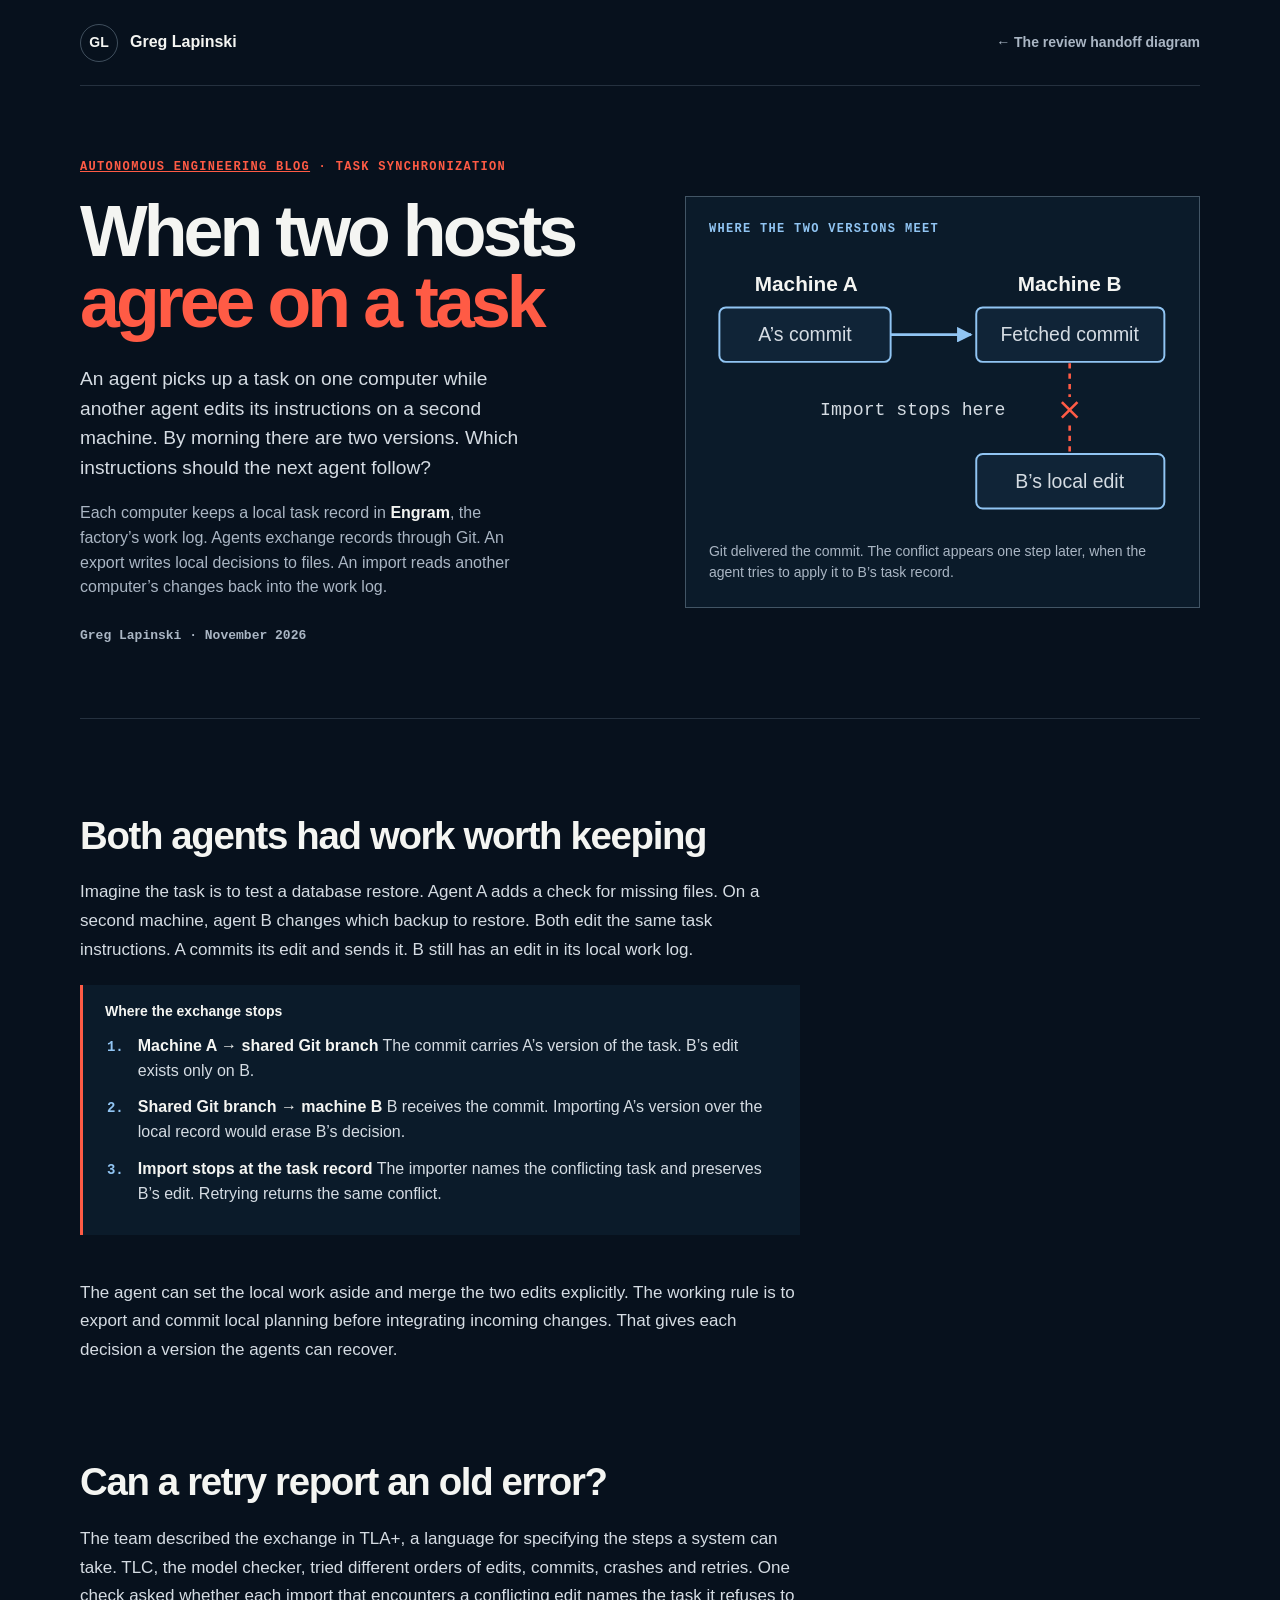
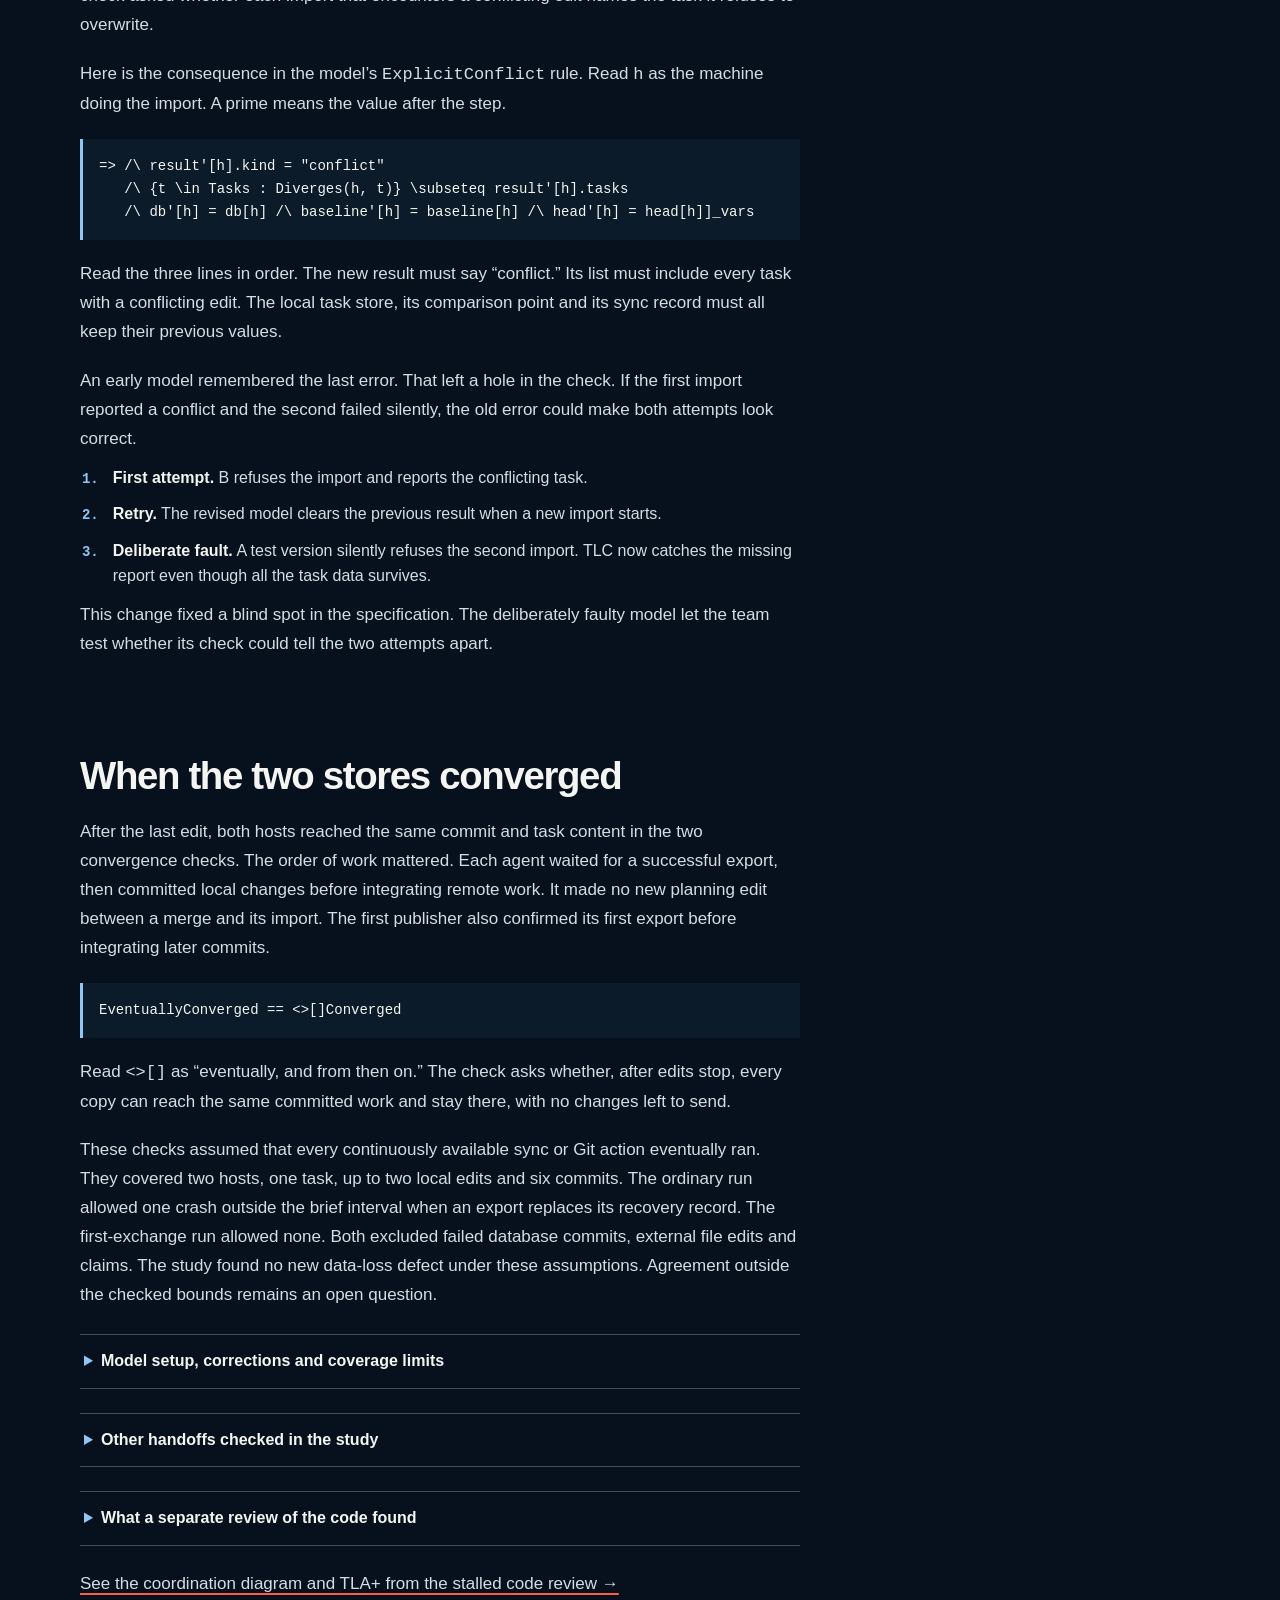
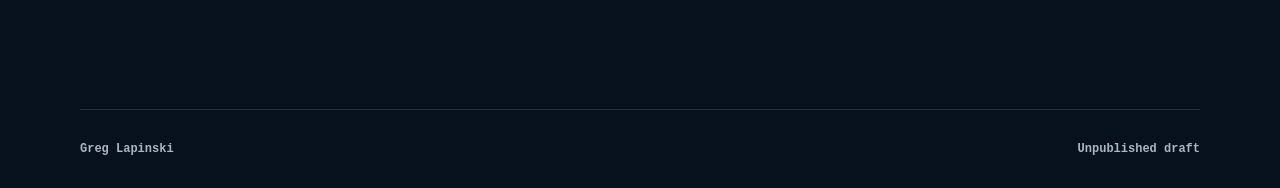
<file: website/autonomous-engineering-task-sync.html>
<!doctype html>
<html lang="en">
<head>
    <meta charset="utf-8">
    <meta name="viewport" content="width=device-width, initial-scale=1">
    <meta name="color-scheme" content="dark">
    <meta name="robots" content="noindex,nofollow,noarchive">
    <meta name="description" content="What a bounded TLA+ model showed about recovery and convergence when two Engram hosts exchange task records through Git.">
    <title>When two hosts agree on a task · Greg Lapinski</title>
    <link rel="icon" href="favicon.svg" type="image/svg+xml">
    <link rel="stylesheet" href="autonomous-engineering.css">
</head>
<body>
    <a class="skip-link" href="#article">Skip to the article</a>
    <header class="site-header">
        <a class="brand" href="index.html" aria-label="Greg Lapinski, portfolio home"><span class="brand__mark">GL</span><span>Greg Lapinski</span></a>
        <a class="back-link" href="autonomous-engineering-coordination.html#review-handoff">← The review handoff diagram</a>
    </header>
    <main>
        <article id="article">
            <header class="hero">
                <div>
                    <p class="kicker"><a href="autonomous-engineering-blog.html">Autonomous Engineering Blog</a> · Task synchronization</p>
                    <h1>When two hosts <span>agree on a task</span></h1>
                    <p class="standfirst">An agent picks up a task on one computer while another agent edits its instructions on a second machine. By morning there are two versions. Which instructions should the next agent follow?</p>
                    <p class="factory-tools">Each computer keeps a local task record in <b>Engram</b>, the factory’s work log. Agents exchange records through Git. An export writes local decisions to files. An import reads another computer’s changes back into the work log.</p>
                    <p class="byline">Greg Lapinski · November 2026</p>
                </div>
                <figure class="overview">
                    <figcaption>Where the two versions meet</figcaption>
                    <svg class="overview__map" viewBox="0 0 360 203" role="img" aria-labelledby="exchange-title exchange-desc">
                        <title id="exchange-title">B stops the incoming edit before it overwrites local work</title>
                        <desc id="exchange-desc">A commits its task edit to Git. B receives that commit but also has an uncommitted local edit to the same instructions. B stops the import at its store and names the conflicting task.</desc>
                        <defs><marker id="sync-tip" viewBox="0 0 10 10" refX="9" refY="5" markerWidth="6" markerHeight="6" orient="auto"><path d="M0 0L10 5L0 10Z" fill="var(--ice)"/></marker></defs>
                        <g class="case-map__roles"><text x="75" y="22">Machine A</text><text x="278" y="22">Machine B</text></g>
                        <rect class="team__node" x="8" y="35" width="132" height="42" rx="5"/>
                        <rect class="team__node" x="206" y="35" width="145" height="42" rx="5"/>
                        <text class="overview__role" x="74" y="61">A’s commit</text><text class="overview__role" x="278" y="61">Fetched commit</text>
                        <path class="case-map__sent" d="M140 56h62" marker-end="url(#sync-tip)"/>
                        <path class="case-map__missing" d="M278 78v26m0 22v21"/>
                        <path class="case-map__cross" d="m272 108 12 12m0-12-12 12"/>
                        <text class="case-map__msg" x="157" y="118">Import stops here</text>
                        <rect class="team__node" x="206" y="148" width="145" height="42" rx="5"/>
                        <text class="overview__role" x="278" y="174">B’s local edit</text>
                    </svg>
                    <p>Git delivered the commit. The conflict appears one step later, when the agent tries to apply it to B’s task record.</p>
                </figure>
            </header>

            <section aria-labelledby="question">
                <div class="prose">
                    <h2 id="question">Both agents had work worth keeping</h2>
                    <p>Imagine the task is to test a database restore. Agent A adds a check for missing files. On a second machine, agent B changes which backup to restore. Both edit the same task instructions. A commits its edit and sends it. B still has an edit in its local work log.</p>
                </div>
                <figure class="sync-trace">
                    <figcaption>Where the exchange stops</figcaption>
                    <ol class="trace-list">
                        <li><b>Machine A → shared Git branch</b> The commit carries A’s version of the task. B’s edit exists only on B.</li>
                        <li><b>Shared Git branch → machine B</b> B receives the commit. Importing A’s version over the local record would erase B’s decision.</li>
                        <li><b>Import stops at the task record</b> The importer names the conflicting task and preserves B’s edit. Retrying returns the same conflict.</li>
                    </ol>
                </figure>
                <div class="prose">
                    <p>The agent can set the local work aside and merge the two edits explicitly. The working rule is to export and commit local planning before integrating incoming changes. That gives each decision a version the agents can recover.</p>
                </div>
            </section>
            <section class="prose" aria-labelledby="exchange">
                <h2 id="exchange">Can a retry report an old error?</h2>
                <p>The team described the exchange in TLA+, a language for specifying the steps a system can take. TLC, the model checker, tried different orders of edits, commits, crashes and retries. One check asked whether each import that encounters a conflicting edit names the task it refuses to overwrite.</p>
                <p>Here is the consequence in the model’s <code>ExplicitConflict</code> rule. Read <code>h</code> as the machine doing the import. A prime means the value after the step.</p>
                <pre class="handoff-code"><code>=&gt; /\ result'[h].kind = "conflict"
   /\ {t \in Tasks : Diverges(h, t)} \subseteq result'[h].tasks
   /\ db'[h] = db[h] /\ baseline'[h] = baseline[h] /\ head'[h] = head[h]]_vars</code></pre>
                <p>Read the three lines in order. The new result must say “conflict.” Its list must include every task with a conflicting edit. The local task store, its comparison point and its sync record must all keep their previous values.</p>
                <p>An early model remembered the last error. That left a hole in the check. If the first import reported a conflict and the second failed silently, the old error could make both attempts look correct.</p>
                <ol class="trace-list">
                    <li><b>First attempt.</b> B refuses the import and reports the conflicting task.</li>
                    <li><b>Retry.</b> The revised model clears the previous result when a new import starts.</li>
                    <li><b>Deliberate fault.</b> A test version silently refuses the second import. TLC now catches the missing report even though all the task data survives.</li>
                </ol>
                <p>This change fixed a blind spot in the specification. The deliberately faulty model let the team test whether its check could tell the two attempts apart.</p>
            </section>
            <section class="prose" aria-labelledby="bounds">
                <h2 id="bounds">When the two stores converged</h2>
                <p>After the last edit, both hosts reached the same commit and task content in the two convergence checks. The order of work mattered. Each agent waited for a successful export, then committed local changes before integrating remote work. It made no new planning edit between a merge and its import. The first publisher also confirmed its first export before integrating later commits.</p>
                <pre class="handoff-code"><code>EventuallyConverged == &lt;&gt;[]Converged</code></pre>
                <p>Read <code>&lt;&gt;[]</code> as “eventually, and from then on.” The check asks whether, after edits stop, every copy can reach the same committed work and stay there, with no changes left to send.</p>
                <p>These checks assumed that every continuously available sync or Git action eventually ran. They covered two hosts, one task, up to two local edits and six commits. The ordinary run allowed one crash outside the brief interval when an export replaces its recovery record. The first-exchange run allowed none. Both excluded failed database commits, external file edits and claims. The study found no new data-loss defect under these assumptions. Agreement outside the checked bounds remains an open question.</p>
                <details class="technical">
                    <summary>Model setup, corrections and coverage limits</summary>
                    <p>TLC ran 25 configurations on version 11. The ordinary convergence run explored 163,223 distinct states. The first-exchange run explored 289,959. Other runs deliberately triggered known failures or reached a particular step, such as a retry after the database had committed an import.</p>
                    <p>The model represents task files as tokens and database transactions as atomic steps. One safety check combined two tasks, one claim and one crash. It covered the release of a held change. Convergence after a release remains untested. The model also excludes memory exchange, notes, task removal and complete imports with a saved comparison basis.</p>
                    <p>Two early failures exposed errors in the model. It first overlooked work due for export before the first commit. It also counted an import that changed nothing against the operation limit. The team corrected both errors before the final runs.</p>
                </details>
                <details class="technical">
                    <summary>Other handoffs checked in the study</summary>
                    <p><b>Interrupted export.</b> A host can keep all its planning edits and lose the record that confirms a completed export. Recovery can require rebuilding that record. If the interruption leaves files on disk before the export reports success, committing them too soon can leave the next import stuck.</p>
                    <p><b>First exchange.</b> A host making its first export must confirm its own commit before it takes later changes. Otherwise it can need the first export again as an explicit point of comparison.</p>
                    <p><b>Two writers in one folder.</b> A separate run allowed a second writer to edit a file during an export. Its edit could be overwritten. The ordinary procedure gives one writer control of the folder for the operation.</p>
                    <p><b>Task identity and ownership.</b> A new task kept the same local record after a retry. A deliberate one-for-one replacement defeated a record count but failed the identity check. An active claim held back incoming work until release. Dry runs left durable records unchanged in the configurations that checked them.</p>
                </details>
                <details class="technical">
                    <summary>What a separate review of the code found</summary>
                    <p>In one import path, the number of Git processes grows with the number of changed files and the history the importer examines. A second finding concerns recovery advice. When a Git query fails, the importer can suggest restoring the branch even though it has not established a history mismatch. Reviewers found both issues by reading the code.</p>
                </details>
                <p class="series-link"><a href="autonomous-engineering-coordination.html#review-handoff">See the coordination diagram and TLA+ from the stalled code review →</a></p>
            </section>
        </article>
    </main>
    <footer class="site-footer"><p>Greg Lapinski</p><p>Unpublished draft</p></footer>
</body>
</html>
</file>
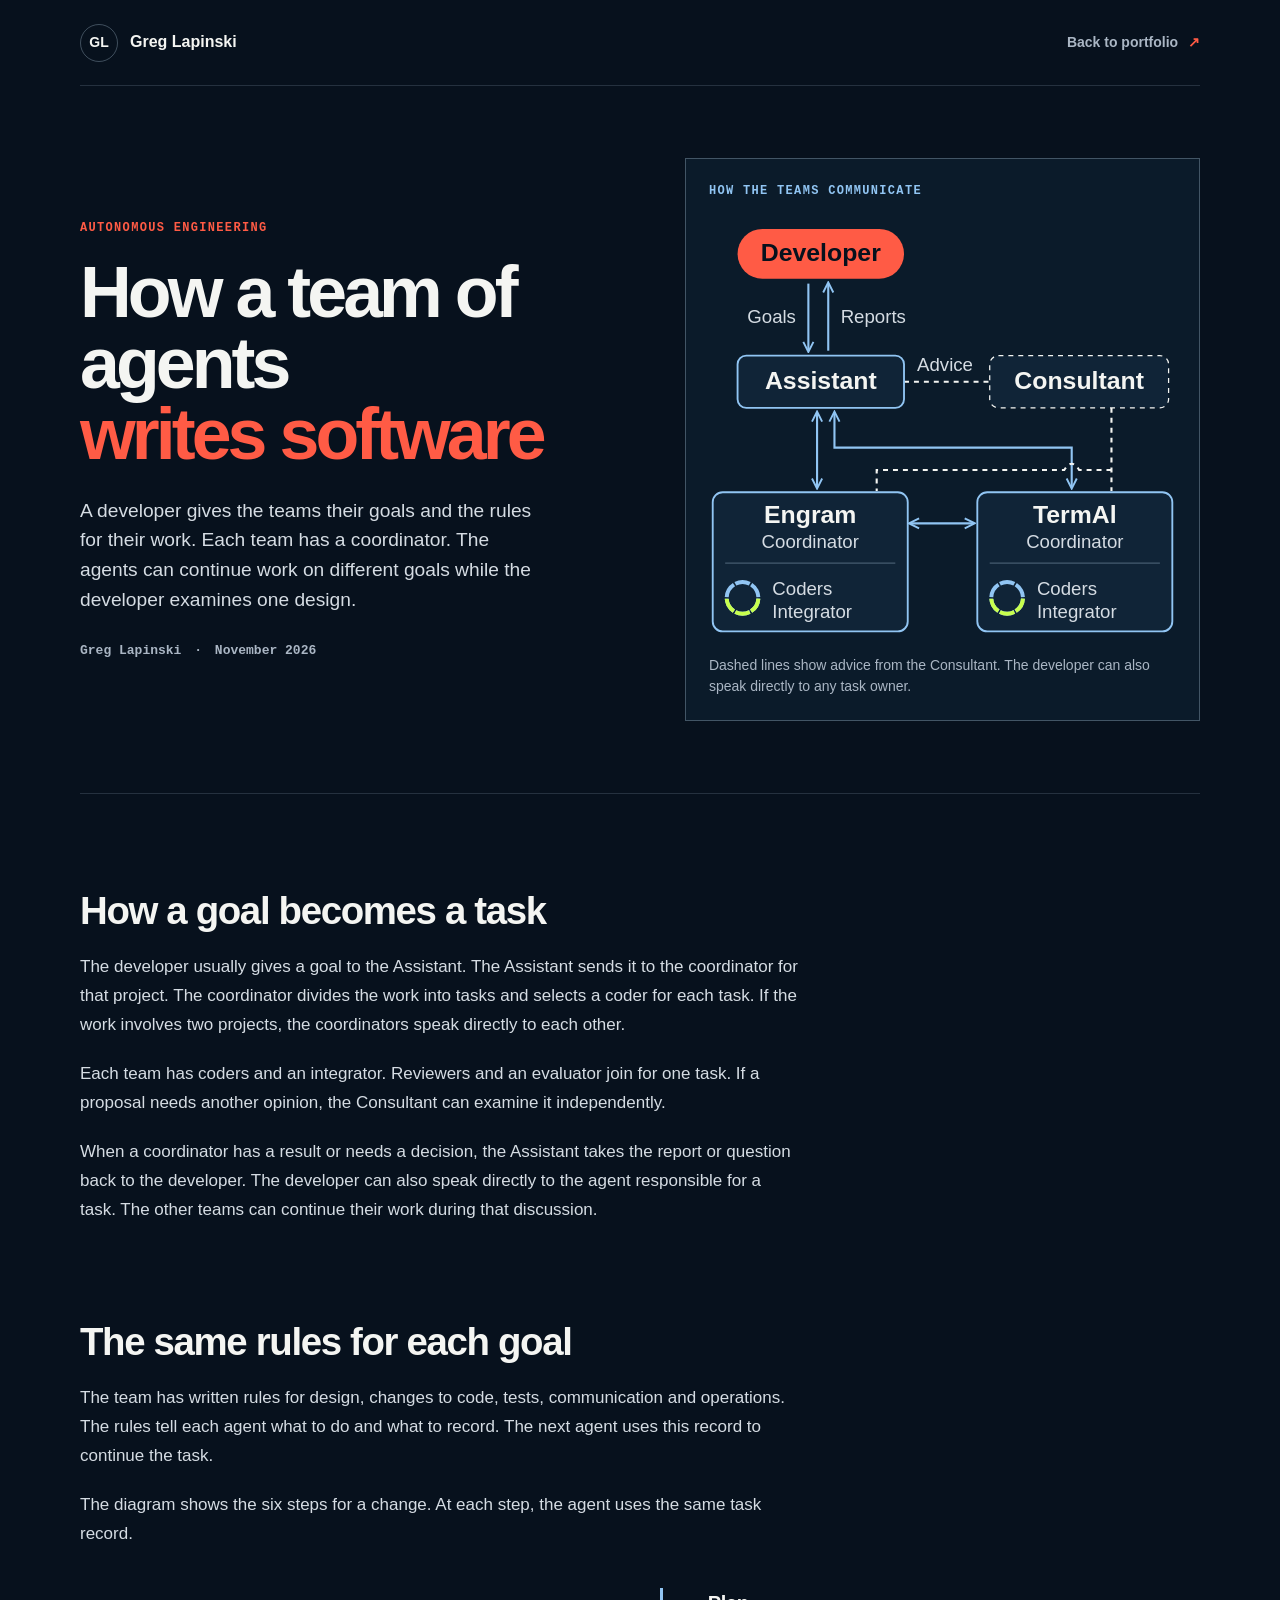
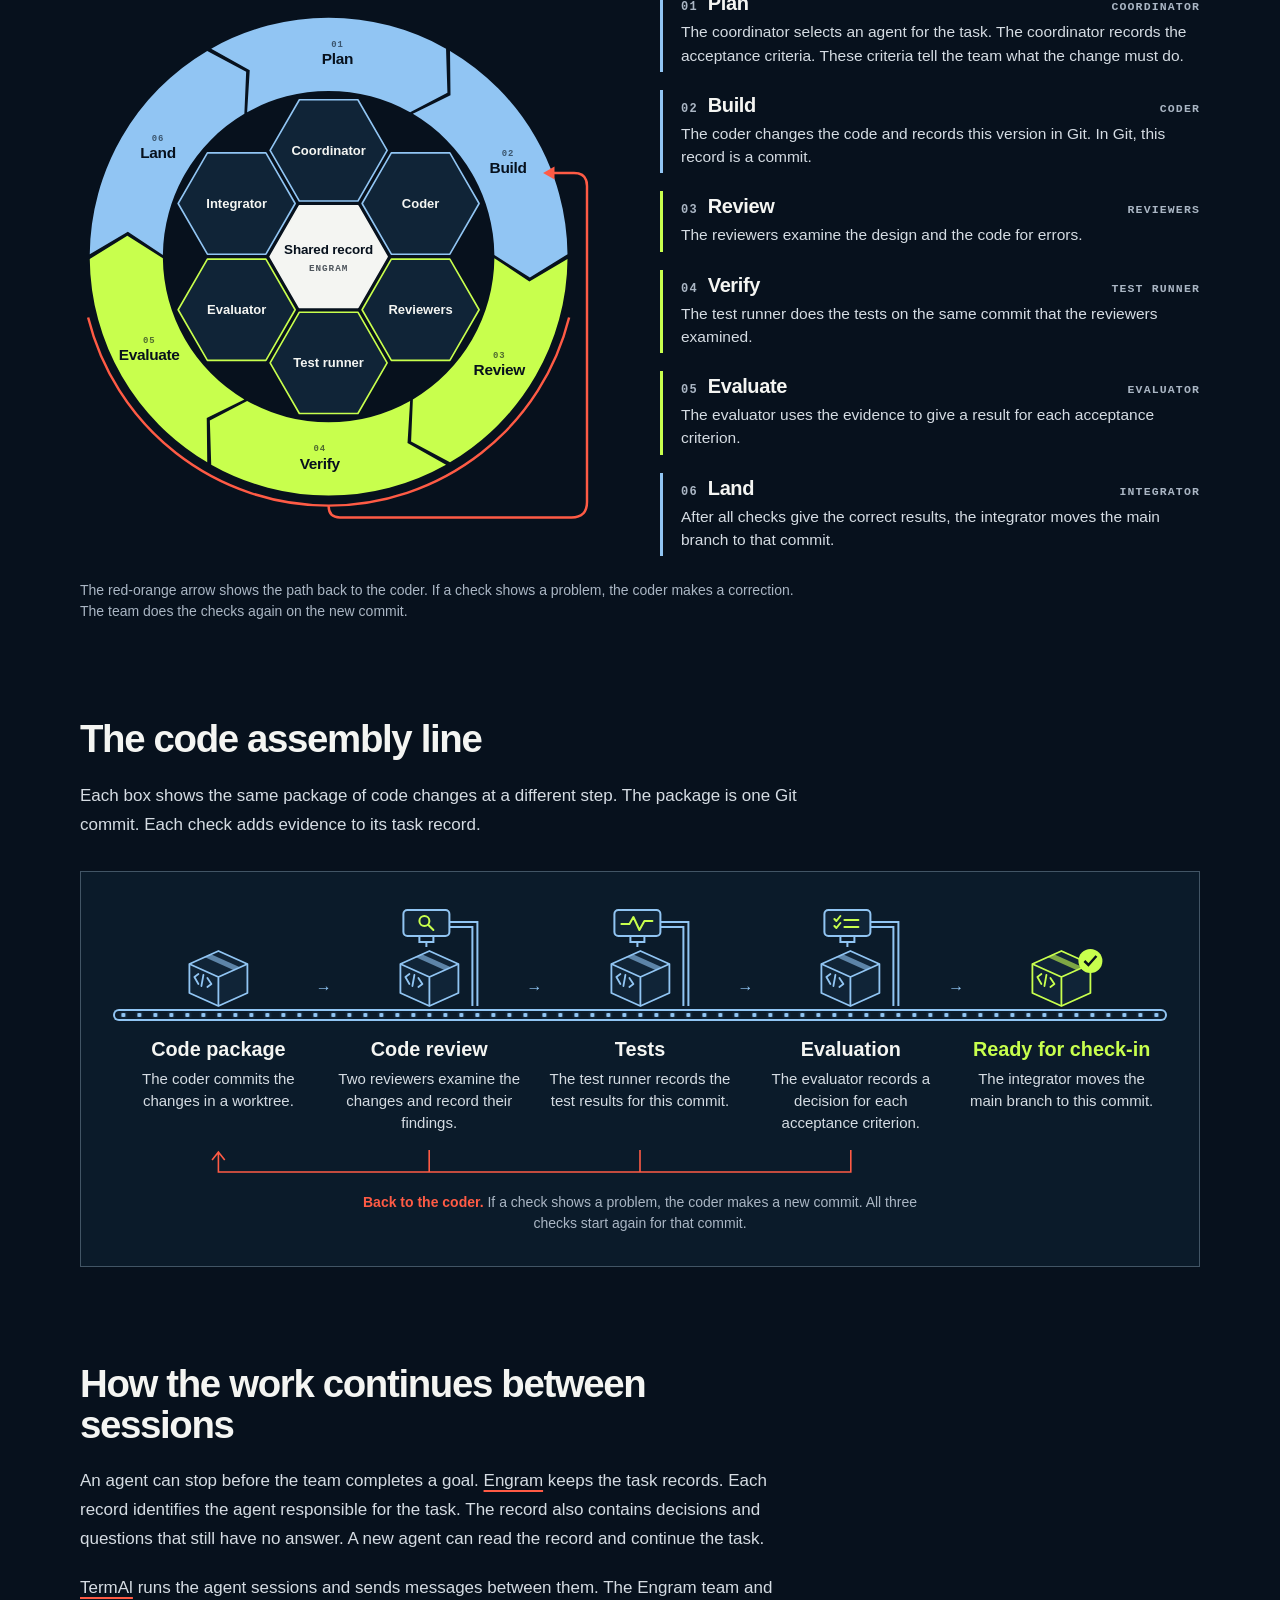
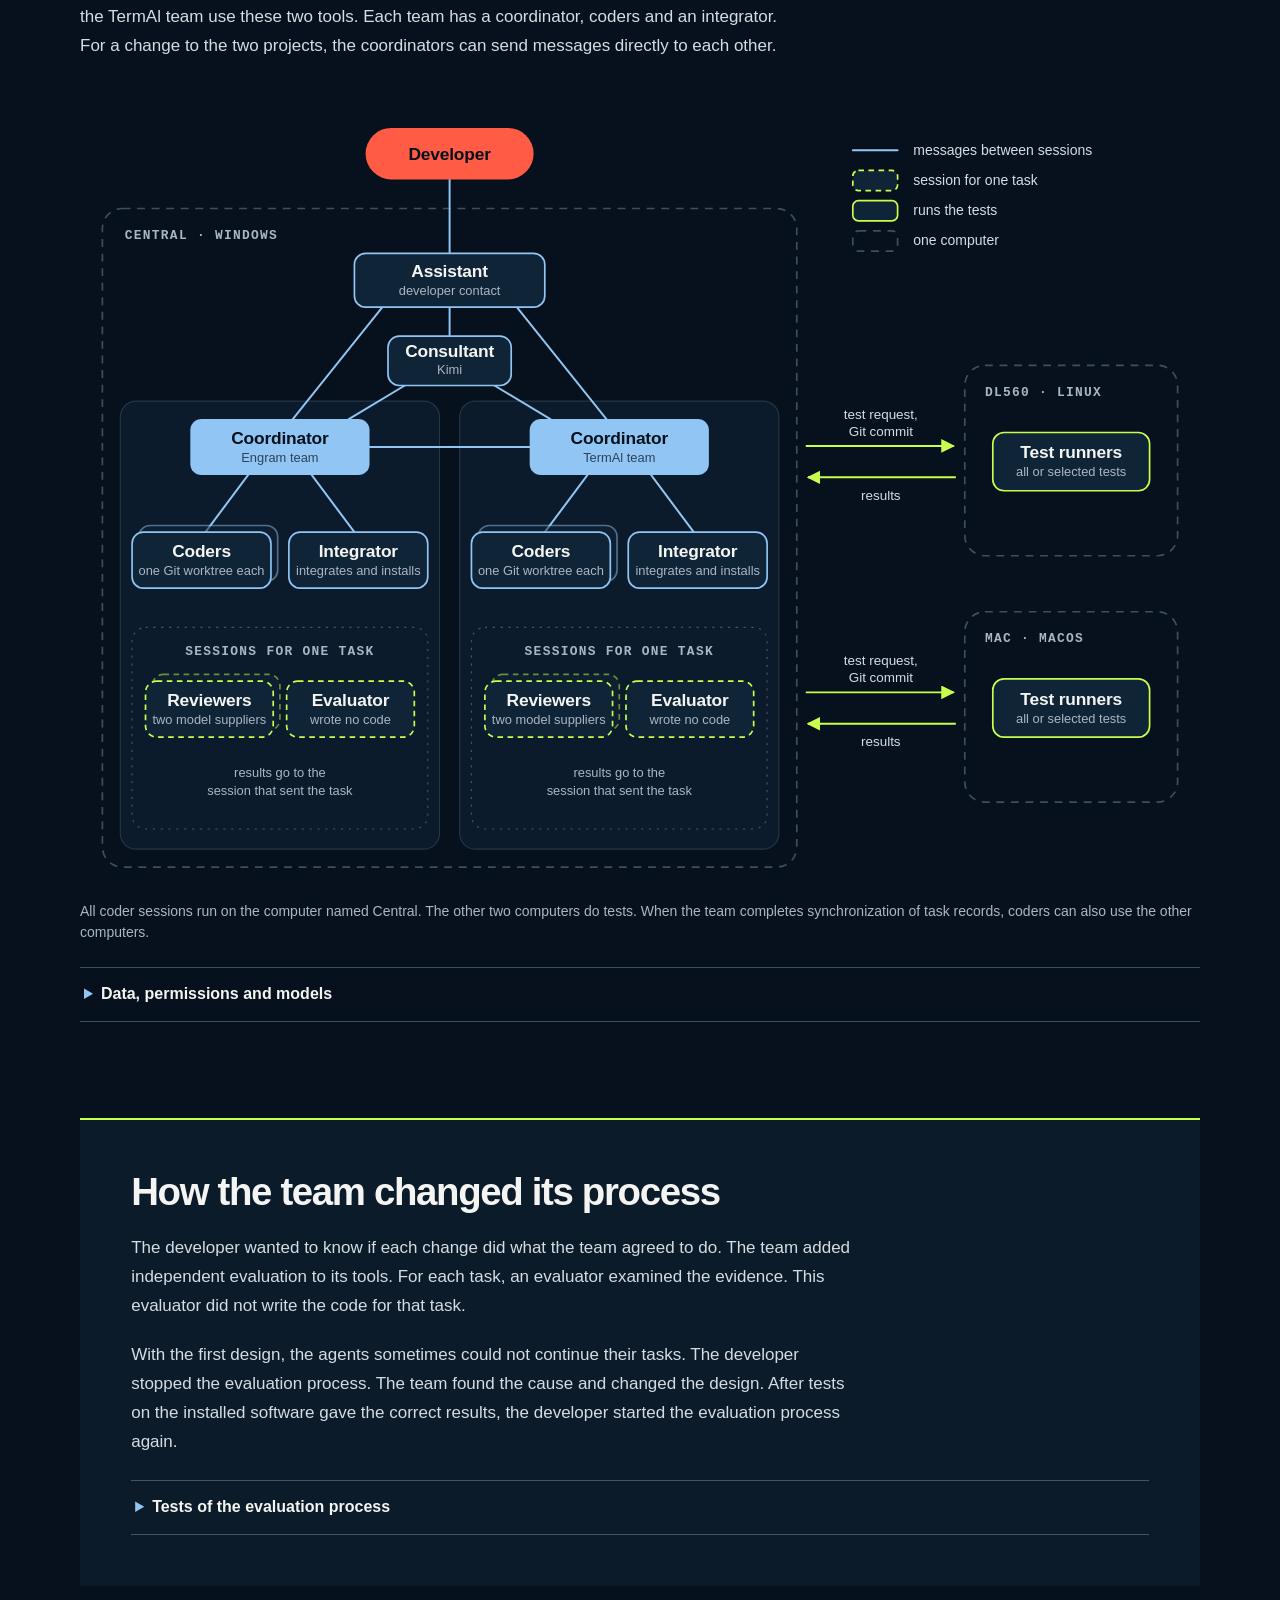
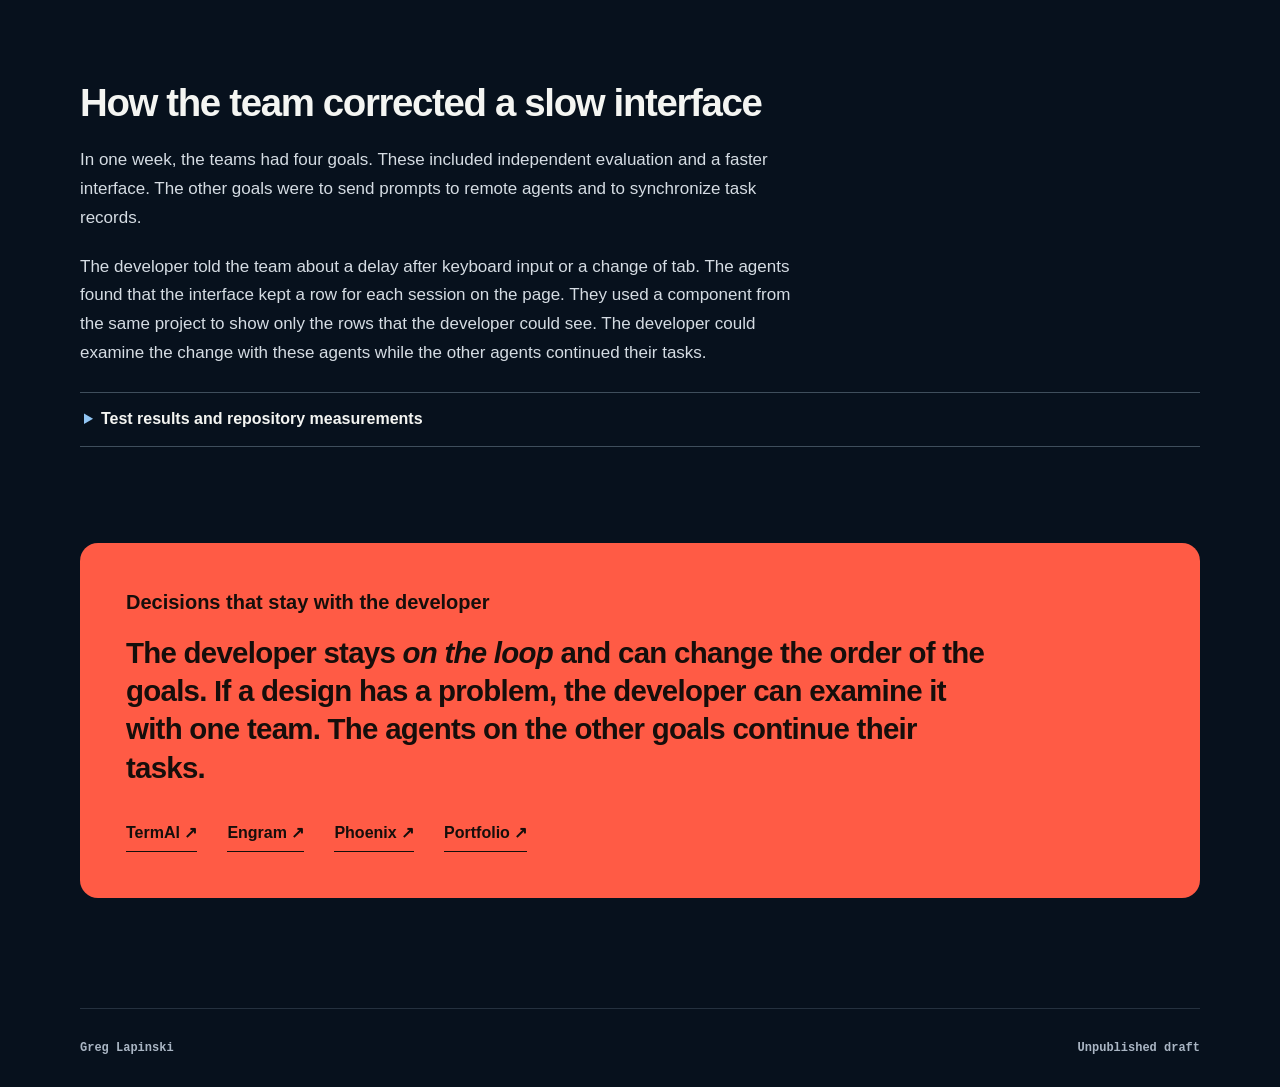
<file: website/autonomous-engineering.html>
<!doctype html>
<html lang="en">
<head>
    <meta charset="utf-8">
    <meta name="viewport" content="width=device-width, initial-scale=1">
    <meta name="theme-color" content="#07111d">
    <meta name="color-scheme" content="dark">
    <meta name="robots" content="noindex,nofollow,noarchive">
    <meta name="author" content="Grzegorz (Greg) Lapinski">
    <meta name="description" content="A developer gives goals to a team of software agents. The agents select tasks, write code and do checks on each change.">
    <title>How a team of agents writes software · Greg Lapinski</title>
    <link rel="icon" href="favicon.svg" type="image/svg+xml">
    <link rel="stylesheet" href="autonomous-engineering.css">
</head>
<body>
    <a class="skip-link" href="#article">Skip to the article</a>
    <svg class="defs" aria-hidden="true" focusable="false">
        <symbol id="loop-mini" viewBox="0 0 64 64">
            <circle class="mini__ring" cx="32" cy="32" r="24" pathLength="60" stroke-dasharray="9 1" transform="rotate(-117 32 32)"/>
            <circle class="mini__checks" cx="32" cy="32" r="24" pathLength="60" stroke-dasharray="9 1 9 1 9 31" stroke-dashoffset="-20" transform="rotate(-117 32 32)"/>
        </symbol>
        <symbol id="code-package" viewBox="0 0 64 60">
            <g stroke="currentColor" stroke-width="1.8" stroke-linejoin="round">
                <path fill="var(--panel)" d="m3 16 29-13 29 13v29L32 58 3 45z"/>
                <path fill="none" d="m3 16 29 13 29-13M32 29v29"/>
                <path fill="currentColor" stroke="none" opacity=".6" d="m18 9 6-3 29 13-6 3z"/>
                <path fill="none" stroke-linecap="round" d="m12 26-4 3 4 7m9-6 4 6-4 3m-4-12-2 11"/>
            </g>
        </symbol>
        <symbol id="inspection-station" viewBox="0 0 140 105">
            <g fill="none" stroke="var(--ice)" stroke-width="2">
                <path d="M118 102V18H89M113 102V23H89"/>
                <rect x="44" y="6" width="46" height="26" rx="4" fill="var(--panel)"/>
                <path d="M60 32v6h14v-6M67 38v5" />
            </g>
        </symbol>
    </svg>
    <header class="site-header">
        <a class="brand" href="index.html" aria-label="Greg Lapinski, portfolio home">
            <span class="brand__mark">GL</span>
            <span>Greg Lapinski</span>
        </a>
        <a class="back-link" href="index.html#lab">Back to portfolio <span aria-hidden="true">↗</span></a>
    </header>

    <main>
    <article id="article">
        <header class="hero">
            <div>
                <p class="kicker">Autonomous engineering</p>
                <h1>How a team of agents <span>writes software</span></h1>
                <p class="standfirst">A developer gives the teams their goals and the rules for their work. Each team has a coordinator. The agents can continue work on different goals while the developer examines one design.</p>
                <p class="byline">Greg Lapinski <span aria-hidden="true">·</span> November 2026</p>
            </div>
            <figure class="overview">
                <figcaption>How the teams communicate</figcaption>
                <svg class="overview__map" viewBox="0 0 376 334" role="img" aria-labelledby="roles-title roles-desc">
                    <title id="roles-title">The developer, the Assistant and the two project teams</title>
                    <desc id="roles-desc">The developer sends goals through the Assistant and receives reports. The Assistant speaks to both coordinators. The coordinators also speak directly to each other. The Consultant advises the Assistant and the coordinators.</desc>
                    <defs>
                        <marker id="message-arrow" viewBox="0 0 10 10" refX="8" refY="5" markerWidth="6" markerHeight="6" orient="auto-start-reverse">
                            <path d="M1 1 9 5 1 9" fill="none" stroke="var(--ice)" stroke-width="1.5"/>
                        </marker>
                    </defs>
                    <g class="overview__messages" marker-end="url(#message-arrow)">
                        <path d="M80 48v54"/>
                        <path d="M96 102V48"/>
                        <path d="M87 152v60" marker-start="url(#message-arrow)"/>
                        <path d="M101 152v28h191v32" marker-start="url(#message-arrow)"/>
                    </g>
                    <path class="overview__messages" d="M162 241h51" marker-start="url(#message-arrow)" marker-end="url(#message-arrow)"/>
                    <path class="overview__advice" d="M157 127h69 M324 148v67 M324 198h-26q-6-10-12 0H135v17"/>
                    <text class="overview__label" x="70" y="80" text-anchor="end">Goals</text>
                    <text class="overview__label" x="106" y="80">Reports</text>
                    <text class="overview__label" x="190" y="118" text-anchor="middle">Advice</text>

                    <rect class="team__person" x="23" y="4" width="134" height="40" rx="20"/>
                    <text class="overview__name team__t--ink" x="90" y="30">Developer</text>
                    <rect class="team__node" x="23" y="106" width="134" height="42" rx="7"/>
                    <text class="overview__name" x="90" y="133">Assistant</text>
                    <rect class="overview__advisor" x="226" y="106" width="144" height="42" rx="7"/>
                    <text class="overview__name" x="298" y="133">Consultant</text>

                    <g transform="translate(3 216)">
                        <rect class="team__node" width="157" height="112" rx="8"/>
                        <text class="overview__name" x="78.5" y="25">Engram</text>
                        <text class="overview__role" x="78.5" y="45">Coordinator</text>
                        <path class="overview__divider" d="M10 57h137"/>
                        <use href="#loop-mini" x="7" y="68" width="34" height="34"/>
                        <text class="overview__label" x="48" y="83">Coders</text>
                        <text class="overview__label" x="48" y="101">Integrator</text>
                    </g>
                    <g transform="translate(216 216)">
                        <rect class="team__node" width="157" height="112" rx="8"/>
                        <text class="overview__name" x="78.5" y="25">TermAl</text>
                        <text class="overview__role" x="78.5" y="45">Coordinator</text>
                        <path class="overview__divider" d="M10 57h137"/>
                        <use href="#loop-mini" x="7" y="68" width="34" height="34"/>
                        <text class="overview__label" x="48" y="83">Coders</text>
                        <text class="overview__label" x="48" y="101">Integrator</text>
                    </g>
                </svg>
                <p>Dashed lines show advice from the Consultant. The developer can also speak directly to any task owner.</p>
            </figure>
        </header>

        <section class="prose" aria-labelledby="role-title">
            <h2 id="role-title">How a goal becomes a task</h2>
            <p>The developer usually gives a goal to the Assistant. The Assistant sends it to the coordinator for that project. The coordinator divides the work into tasks and selects a coder for each task. If the work involves two projects, the coordinators speak directly to each other.</p>
            <p>Each team has coders and an integrator. Reviewers and an evaluator join for one task. If a proposal needs another opinion, the Consultant can examine it independently.</p>
            <p>When a coordinator has a result or needs a decision, the Assistant takes the report or question back to the developer. The developer can also speak directly to the agent responsible for a task. The other teams can continue their work during that discussion.</p>
        </section>

        <section aria-labelledby="loop-title">
            <div class="prose">
                <h2 id="loop-title">The same rules for each goal</h2>
                <p>The team has written rules for design, changes to code, tests, communication and operations. The rules tell each agent what to do and what to record. The next agent uses this record to continue the task.</p>
                <p>The diagram shows the six steps for a change. At each step, the agent uses the same task record.</p>
            </div>

            <figure class="loop">
                <div class="loop__frame">
                    <svg class="loop__ring" viewBox="-6 -6 640 650" role="img" aria-labelledby="loop-svg-title">
                        <title id="loop-svg-title">Six steps for a software change. Each agent uses the same task record. If a check shows a problem, the coder corrects the change.</title>
                        <path class="loop__seg" d="M155.5,44.0 A294 294 0 0 1 444.5,44.0 L446.2,98.4 L400.3,122.4 A204 204 0 0 0 199.7,122.4 L202.9,70.7 Z"/>
                        <path class="loop__seg" d="M449.4,46.8 A294 294 0 0 1 594.0,297.2 L547.7,325.8 L504.0,298.0 A204 204 0 0 0 403.7,124.3 L450.0,101.3 Z"/>
                        <path class="loop__seg loop__seg--check" d="M594.0,302.8 A294 294 0 0 1 449.4,553.2 L401.5,527.4 L403.7,475.7 A204 204 0 0 0 504.0,302.0 L547.1,330.6 Z"/>
                        <path class="loop__seg loop__seg--check" d="M444.5,556.0 A294 294 0 0 1 155.5,556.0 L153.8,501.6 L199.7,477.6 A204 204 0 0 0 400.3,477.6 L397.1,529.3 Z"/>
                        <path class="loop__seg loop__seg--check" d="M150.6,553.2 A294 294 0 0 1 6.0,302.8 L52.3,274.2 L96.0,302.0 A204 204 0 0 0 196.3,475.7 L150.0,498.7 Z"/>
                        <path class="loop__seg" d="M6.0,297.2 A294 294 0 0 1 150.6,46.8 L198.5,72.6 L196.3,124.3 A204 204 0 0 0 96.0,298.0 L52.9,269.4 Z"/>
                        <text class="loop__n" x="310.9" y="42.2">01</text>
                        <text class="loop__stage" x="310.9" y="63.2">Plan</text>
                        <text class="loop__n" x="520.9" y="176.0">02</text>
                        <text class="loop__stage" x="520.9" y="197.0">Build</text>
                        <text class="loop__n" x="510.0" y="424.8">03</text>
                        <text class="loop__stage" x="510.0" y="445.8">Review</text>
                        <text class="loop__n" x="289.1" y="539.8">04</text>
                        <text class="loop__stage" x="289.1" y="560.8">Verify</text>
                        <text class="loop__n" x="79.1" y="406.0">05</text>
                        <text class="loop__stage" x="79.1" y="427.0">Evaluate</text>
                        <text class="loop__n" x="90.0" y="157.2">06</text>
                        <text class="loop__stage" x="90.0" y="178.2">Land</text>
                        <polygon class="loop__hex" points="372.0,169.3 336.0,231.6 264.0,231.6 228.0,169.3 264.0,106.9 336.0,106.9"/>
                        <text class="loop__role" x="300.0" y="174.8">Coordinator</text>
                        <polygon class="loop__hex" points="485.2,234.6 449.2,297.0 377.2,297.0 341.2,234.6 377.2,172.3 449.2,172.3"/>
                        <text class="loop__role" x="413.2" y="240.1">Coder</text>
                        <polygon class="loop__hex loop__hex--check" points="485.2,365.4 449.2,427.7 377.2,427.7 341.2,365.4 377.2,303.0 449.2,303.0"/>
                        <text class="loop__role" x="413.2" y="370.9">Reviewers</text>
                        <polygon class="loop__hex loop__hex--check" points="372.0,430.7 336.0,493.1 264.0,493.1 228.0,430.7 264.0,368.4 336.0,368.4"/>
                        <text class="loop__role" x="300.0" y="436.2">Test runner</text>
                        <polygon class="loop__hex loop__hex--check" points="258.8,365.4 222.8,427.7 150.8,427.7 114.8,365.4 150.8,303.0 222.8,303.0"/>
                        <text class="loop__role" x="186.8" y="370.9">Evaluator</text>
                        <polygon class="loop__hex" points="258.8,234.6 222.8,297.0 150.8,297.0 114.8,234.6 150.8,172.3 222.8,172.3"/>
                        <text class="loop__role" x="186.8" y="240.1">Integrator</text>
                        <polygon class="loop__hex loop__hex--core" points="372.0,300.0 336.0,362.4 264.0,362.4 228.0,300.0 264.0,237.6 336.0,237.6"/>
                        <text class="loop__core" x="300" y="297">Shared record</text>
                        <text class="loop__core-sub" x="300" y="318">Engram</text>
                        <!-- The outside path returns any failed check to Build. -->
                        <path class="loop__return" d="M4 375a305 305 0 0 0 592 0M300 606v1q0 14 14 14h285q19 0 19-19V213q0-16-16-16h-26"/>
                        <path class="loop__arrow" d="m578 189-14 8 14 8z"/>
                    </svg>
                    <ol class="loop__legend">
                        <li>
                            <p class="loop__key"><span>01</span> Plan <em>Coordinator</em></p>
                            <p>The coordinator selects an agent for the task. The coordinator records the acceptance criteria. These criteria tell the team what the change must do.</p>
                        </li>
                        <li>
                            <p class="loop__key"><span>02</span> Build <em>Coder</em></p>
                            <p>The coder changes the code and records this version in Git. In Git, this record is a commit.</p>
                        </li>
                        <li class="loop__check">
                            <p class="loop__key"><span>03</span> Review <em>Reviewers</em></p>
                            <p>The reviewers examine the design and the code for errors.</p>
                        </li>
                        <li class="loop__check">
                            <p class="loop__key"><span>04</span> Verify <em>Test runner</em></p>
                            <p>The test runner does the tests on the same commit that the reviewers examined.</p>
                        </li>
                        <li class="loop__check">
                            <p class="loop__key"><span>05</span> Evaluate <em>Evaluator</em></p>
                            <p>The evaluator uses the evidence to give a result for each acceptance criterion.</p>
                        </li>
                        <li>
                            <p class="loop__key"><span>06</span> Land <em>Integrator</em></p>
                            <p>After all checks give the correct results, the integrator moves the main branch to that commit.</p>
                        </li>
                    </ol>
                </div>
                <figcaption>The red-orange arrow shows the path back to the coder. If a check shows a problem, the coder makes a correction. The team does the checks again on the new commit.</figcaption>
            </figure>
        </section>

        <section aria-labelledby="assembly-title">
            <div class="prose">
                <h2 id="assembly-title">The code assembly line</h2>
                <p>Each box shows the same package of code changes at a different step. The package is one Git commit. Each check adds evidence to its task record.</p>
            </div>
            <figure class="assembly">
                <ol class="assembly__stations" aria-label="Code package from the coder to check-in">
                    <li>
                        <svg viewBox="0 0 140 105" aria-hidden="true"><use href="#code-package" x="38" y="44" width="64" height="60"/></svg>
                        <div><h3>Code package</h3><p>The coder commits the changes in a worktree.</p></div>
                    </li>
                    <li>
                        <svg viewBox="0 0 140 105" aria-hidden="true">
                            <use href="#inspection-station" width="140" height="105"/>
                            <g class="assembly__tool"><circle cx="65" cy="17" r="5"/><path d="m69 21 5 5"/></g>
                            <use href="#code-package" x="38" y="44" width="64" height="60"/>
                        </svg>
                        <div><h3>Code review</h3><p>Two reviewers examine the changes and record their findings.</p></div>
                    </li>
                    <li>
                        <svg viewBox="0 0 140 105" aria-hidden="true">
                            <use href="#inspection-station" width="140" height="105"/>
                            <path class="assembly__tool" d="M51 20h8l4-7 6 13 5-9h8"/>
                            <use href="#code-package" x="38" y="44" width="64" height="60"/>
                        </svg>
                        <div><h3>Tests</h3><p>The test runner records the test results for this commit.</p></div>
                    </li>
                    <li>
                        <svg viewBox="0 0 140 105" aria-hidden="true">
                            <use href="#inspection-station" width="140" height="105"/>
                            <path class="assembly__tool" d="m54 15 2 2 4-5m4 4h14m-24 6 2 2 4-5m4 4h14"/>
                            <use href="#code-package" x="38" y="44" width="64" height="60"/>
                        </svg>
                        <div><h3>Evaluation</h3><p>The evaluator records a decision for each acceptance criterion.</p></div>
                    </li>
                    <li class="assembly__ready">
                        <svg viewBox="0 0 140 105" aria-hidden="true">
                            <use href="#code-package" x="38" y="44" width="64" height="60"/>
                            <circle cx="99" cy="57" r="12" fill="var(--lime)"/>
                            <path d="m93 57 4 4 8-9" fill="none" stroke="var(--ink)" stroke-width="2.5"/>
                        </svg>
                        <div><h3>Ready for check-in</h3><p>The integrator moves the main branch to this commit.</p></div>
                    </li>
                </ol>
                <svg class="assembly__return" viewBox="0 0 1000 34" preserveAspectRatio="none" aria-hidden="true">
                    <path d="M700 2v22H100V5M300 2v22m200-22v22m-406-12 6-8 6 8"/>
                </svg>
                <figcaption><strong>Back to the coder.</strong> If a check shows a problem, the coder makes a new commit. All three checks start again for that commit.</figcaption>
            </figure>
        </section>

        <section aria-labelledby="team-title">
            <div class="prose">
                <h2 id="team-title">How the work continues between sessions</h2>
                <p>An agent can stop before the team completes a goal. <a href="https://grlap.github.io/Engram/">Engram</a> keeps the task records. Each record identifies the agent responsible for the task. The record also contains decisions and questions that still have no answer. A new agent can read the record and continue the task.</p>
                <p><a href="https://grlap.github.io/TermAl/">TermAl</a> runs the agent sessions and sends messages between them. The Engram team and the TermAl team use these two tools. Each team has a coordinator, coders and an integrator. For a change to the two projects, the coordinators can send messages directly to each other.</p>
            </div>

            <figure class="team">
                <div class="team__scroll" tabindex="0" role="region" aria-label="Team and computer diagram. On a small screen, scroll left or right.">
                    <svg class="team__map" viewBox="0 0 1000 700" role="img" aria-labelledby="team-svg-title">
                        <title id="team-svg-title">The Assistant sends messages between the developer, the coordinators and the Consultant. Each coordinator has coders and an integrator. The reviewers and the evaluator have sessions for one task. Two other computers receive test requests and send the results back to Central.</title>
                        <defs>
                            <marker id="team-arrow" viewBox="0 0 10 10" refX="9" refY="5" markerWidth="7" markerHeight="7" orient="auto-start-reverse"><path class="team__head" d="M0,0 L10,5 L0,10 Z"/></marker>
                        </defs>

                        <!-- machines -->
                        <rect class="team__host" x="20" y="96" width="620" height="588" rx="18"/>
                        <text class="team__label" x="40" y="123">Central · Windows</text>
                        <rect class="team__host" x="790" y="236" width="190" height="170" rx="18"/>
                        <text class="team__label" x="808" y="263">DL560 · Linux</text>
                        <rect class="team__host" x="790" y="456" width="190" height="170" rx="18"/>
                        <text class="team__label" x="808" y="483">Mac · macOS</text>

                        <!-- the two teams -->
                        <rect class="team__panel" x="36" y="268" width="285" height="400" rx="14"/>
                        <rect class="team__panel" x="339" y="268" width="285" height="400" rx="14"/>

                        <!-- messages between sessions -->
                        <path class="team__mail" d="M330,70 V136 M330,184 V210 M270,184 L190,284 M390,184 L470,284 M290,254 L240,284 M370,254 L420,284 M258.5,309 H401.5 M150,334 L112,385 M207,334 L245,385 M453,334 L415,385 M510,334 L548,385"/>

                        <!-- what crosses a machine boundary -->
                        <path class="team__cross" marker-end="url(#team-arrow)" d="M648,308 H780"/>
                        <path class="team__cross" marker-end="url(#team-arrow)" d="M782,336 H650"/>
                        <text class="team__flow" x="715" y="284">test request,</text>
                        <text class="team__flow" x="715" y="299">Git commit</text>
                        <text class="team__flow" x="715" y="356">results</text>
                        <path class="team__cross" marker-end="url(#team-arrow)" d="M648,528 H780"/>
                        <path class="team__cross" marker-end="url(#team-arrow)" d="M782,556 H650"/>
                        <text class="team__flow" x="715" y="504">test request,</text>
                        <text class="team__flow" x="715" y="519">Git commit</text>
                        <text class="team__flow" x="715" y="576">results</text>

                        <!-- the developer and the sessions shared by both teams -->
                        <rect class="team__person" x="255" y="24" width="150" height="46" rx="23"/>
                        <text class="team__t team__t--ink" x="330" y="53">Developer</text>
                        <rect class="team__node" x="245" y="136" width="170" height="48" rx="10"/>
                        <text class="team__t" x="330" y="157">Assistant</text>
                        <text class="team__s" x="330" y="173">developer contact</text>
                        <rect class="team__node" x="275" y="210" width="110" height="44" rx="10"/>
                        <text class="team__t" x="330" y="229">Consultant</text>
                        <text class="team__s" x="330" y="244">Kimi</text>

                        <!-- Engram team -->
                        <rect class="team__lead" x="98.5" y="284" width="160" height="50" rx="10"/>
                        <text class="team__t team__t--ink" x="178.5" y="306">Coordinator</text>
                        <text class="team__s team__s--ink" x="178.5" y="322">Engram team</text>
                        <rect class="team__node team__node--back" x="52.5" y="379" width="124" height="50" rx="10"/>
                        <rect class="team__node" x="46.5" y="385" width="124" height="50" rx="10"/>
                        <text class="team__t" x="108.5" y="407">Coders</text>
                        <text class="team__s" x="108.5" y="423">one Git worktree each</text>
                        <rect class="team__node" x="186.5" y="385" width="124" height="50" rx="10"/>
                        <text class="team__t" x="248.5" y="407">Integrator</text>
                        <text class="team__s" x="248.5" y="423">integrates and installs</text>
                        <rect class="team__temp" x="46.5" y="470" width="264" height="180" rx="12"/>
                        <text class="team__label team__label--mid" x="178.5" y="495">Sessions for one task</text>
                        <rect class="team__node team__node--task team__node--back" x="64.5" y="512" width="114" height="50" rx="10"/>
                        <rect class="team__node team__node--task" x="58.5" y="518" width="114" height="50" rx="10"/>
                        <text class="team__t" x="115.5" y="540">Reviewers</text>
                        <text class="team__s" x="115.5" y="556">two model suppliers</text>
                        <rect class="team__node team__node--task" x="184.5" y="518" width="114" height="50" rx="10"/>
                        <text class="team__t" x="241.5" y="540">Evaluator</text>
                        <text class="team__s" x="241.5" y="556">wrote no code</text>
                        <text class="team__s" x="178.5" y="604">results go to the</text>
                        <text class="team__s" x="178.5" y="620">session that sent the task</text>

                        <!-- TermAl team -->
                        <rect class="team__lead" x="401.5" y="284" width="160" height="50" rx="10"/>
                        <text class="team__t team__t--ink" x="481.5" y="306">Coordinator</text>
                        <text class="team__s team__s--ink" x="481.5" y="322">TermAl team</text>
                        <rect class="team__node team__node--back" x="355.5" y="379" width="124" height="50" rx="10"/>
                        <rect class="team__node" x="349.5" y="385" width="124" height="50" rx="10"/>
                        <text class="team__t" x="411.5" y="407">Coders</text>
                        <text class="team__s" x="411.5" y="423">one Git worktree each</text>
                        <rect class="team__node" x="489.5" y="385" width="124" height="50" rx="10"/>
                        <text class="team__t" x="551.5" y="407">Integrator</text>
                        <text class="team__s" x="551.5" y="423">integrates and installs</text>
                        <rect class="team__temp" x="349.5" y="470" width="264" height="180" rx="12"/>
                        <text class="team__label team__label--mid" x="481.5" y="495">Sessions for one task</text>
                        <rect class="team__node team__node--task team__node--back" x="367.5" y="512" width="114" height="50" rx="10"/>
                        <rect class="team__node team__node--task" x="361.5" y="518" width="114" height="50" rx="10"/>
                        <text class="team__t" x="418.5" y="540">Reviewers</text>
                        <text class="team__s" x="418.5" y="556">two model suppliers</text>
                        <rect class="team__node team__node--task" x="487.5" y="518" width="114" height="50" rx="10"/>
                        <text class="team__t" x="544.5" y="540">Evaluator</text>
                        <text class="team__s" x="544.5" y="556">wrote no code</text>
                        <text class="team__s" x="481.5" y="604">results go to the</text>
                        <text class="team__s" x="481.5" y="620">session that sent the task</text>

                        <!-- remote machines -->
                        <rect class="team__node team__node--check" x="815" y="296" width="140" height="52" rx="10"/>
                        <text class="team__t" x="885" y="319">Test runners</text>
                        <text class="team__s" x="885" y="335">all or selected tests</text>
                        <rect class="team__node team__node--check" x="815" y="516" width="140" height="52" rx="10"/>
                        <text class="team__t" x="885" y="539">Test runners</text>
                        <text class="team__s" x="885" y="555">all or selected tests</text>

                        <!-- key -->
                        <path class="team__mail" d="M690,44 H730"/>
                        <text class="team__key" x="744" y="48">messages between sessions</text>
                        <rect class="team__node team__node--task" x="690" y="62" width="40" height="18" rx="5"/>
                        <text class="team__key" x="744" y="75">session for one task</text>
                        <rect class="team__node team__node--check" x="690" y="89" width="40" height="18" rx="5"/>
                        <text class="team__key" x="744" y="102">runs the tests</text>
                        <rect class="team__host" x="690" y="116" width="40" height="18" rx="5"/>
                        <text class="team__key" x="744" y="129">one computer</text>
                    </svg>
                </div>
                <figcaption>All coder sessions run on the computer named Central. The other two computers do tests. When the team completes synchronization of task records, coders can also use the other computers.</figcaption>
            </figure>

            <details class="technical">
                <summary>Data, permissions and models</summary>
                <dl class="team__notes">
                    <div>
                        <dt>Data that goes between computers</dt>
                        <dd>The computers send messages, test requests, Git commits and test results to each other. Installation of the synchronization function continues. This function sends task descriptions and project memory between computers.</dd>
                    </div>
                    <div>
                        <dt>Data and permissions on each computer</dt>
                        <dd>Task claims and permissions to do, review or integrate work stay on the local computer. Git worktrees, build files and temporary files also stay on that computer.</dd>
                    </div>
                </dl>
                <div class="prose">
                    <p>The team uses models from OpenAI, Anthropic and Moonshot. For each commit, the two reviewers use models from different suppliers. Smaller models do builds and tests.</p>
                </div>
            </details>
        </section>

        <section class="case" aria-labelledby="mission-title">
            <div class="prose">
                <h2 id="mission-title">How the team changed its process</h2>
                <p>The developer wanted to know if each change did what the team agreed to do. The team added independent evaluation to its tools. For each task, an evaluator examined the evidence. This evaluator did not write the code for that task.</p>
                <p>With the first design, the agents sometimes could not continue their tasks. The developer stopped the evaluation process. The team found the cause and changed the design. After tests on the installed software gave the correct results, the developer started the evaluation process again.</p>
            </div>
            <details class="technical">
                <summary>Tests of the evaluation process</summary>
                <div class="prose">
                    <p>Before the system could record the completion of a task, the evaluator had to record its decision. The evaluator used the record of operations from the host computer. The decision identified the commit that the evaluator examined.</p>
                    <p>In the first test, the system accepted the decision for that commit. In the second test, the source code changed. The system did not accept the previous decision for the new commit.</p>
                    <p>The developer started evaluation again in the two projects 54 days after the team made the first version.</p>
                </div>
            </details>
        </section>

        <section aria-labelledby="engineering-title">
            <div class="prose">
                <h2 id="engineering-title">How the team corrected a slow interface</h2>
                <p>In one week, the teams had four goals. These included independent evaluation and a faster interface. The other goals were to send prompts to remote agents and to synchronize task records.</p>
                <p>The developer told the team about a delay after keyboard input or a change of tab. The agents found that the interface kept a row for each session on the page. They used a component from the same project to show only the rows that the developer could see. The developer could examine the change with these agents while the other agents continued their tasks.</p>
            </div>
            <details class="technical">
                <summary>Test results and repository measurements</summary>
                <div class="prose">
                    <p>For the interface test, the team used a session list four times the size of the list in production. Before the change, the page contained 142,000 elements. After the change, it contained less than 1,000 elements.</p>
                    <p>The team also did a synthetic test on the data structure for file notifications. The new structure used 82% less memory than the old structure. The team measured only the memory for that structure.</p>
                    <p>In November 2026, the TermAl, Engram and Phoenix repositories contained 1.57 million lines of source code and test code. This total includes code from individual agents and from teams of agents.</p>
                </div>
                <figure class="sizes">
                    <table>
                        <thead>
                            <tr>
                                <th scope="col">Project</th>
                                <th scope="col">Source lines</th>
                                <th scope="col">Test lines</th>
                                <th scope="col">Test / source</th>
                                <th scope="col">Documentation lines</th>
                            </tr>
                        </thead>
                        <tbody>
                            <tr>
                                <th scope="row">TermAl <span>Agent host</span></th>
                                <td data-label="Source lines">379,000</td>
                                <td data-label="Test lines">629,000</td>
                                <td data-label="Test / source">1.66 : 1</td>
                                <td data-label="Documentation lines">35,000</td>
                            </tr>
                            <tr>
                                <th scope="row">Engram <span>Work ledger</span></th>
                                <td data-label="Source lines">234,000</td>
                                <td data-label="Test lines">182,000</td>
                                <td data-label="Test / source">0.78 : 1</td>
                                <td data-label="Documentation lines">24,000</td>
                            </tr>
                            <tr>
                                <th scope="row">Phoenix <span>Source navigation</span></th>
                                <td data-label="Source lines">72,000</td>
                                <td data-label="Test lines">72,000</td>
                                <td data-label="Test / source">0.99 : 1</td>
                                <td data-label="Documentation lines">7,000</td>
                            </tr>
                            <tr class="sizes__total">
                                <th scope="row">All three</th>
                                <td data-label="Source lines">686,000</td>
                                <td data-label="Test lines">883,000</td>
                                <td data-label="Test / source">1.29 : 1</td>
                                <td data-label="Documentation lines">66,000</td>
                            </tr>
                        </tbody>
                    </table>
                    <figcaption>
                        <p>The table gives the number of nonblank lines in each repository on 10 November 2026. The totals include only files in Git commits. The table shows line counts to the nearest 1,000. The team used the full counts to calculate the ratios.</p>
                        <p>The location of each file identifies test code. The count also includes Rust test modules in source files.</p>
                        <p>Documentation includes guides, design notes, README files and instructions for agents. The count does not include test fixtures, generated documentation, code from other suppliers and build output.</p>
                    </figcaption>
                </figure>

                <div class="prose">
                    <p>These totals include changes to TermAl and Engram from 11 October to 10 November 2026.</p>
                </div>

                <dl class="facts">
                    <div><dt>442</dt><dd>commits, a daily average of approximately 14</dd></div>
                    <div><dt>651,000</dt><dd>new lines of code. The teams also removed 256,000 lines.</dd></div>
                    <div><dt>62%</dt><dd>of the new lines contained test code</dd></div>
                </dl>
            </details>
        </section>

        <section class="closing" aria-labelledby="factory-title">
            <h2 id="factory-title">Decisions that stay with the developer</h2>
            <p>The developer stays <em>on the loop</em> and can change the order of the goals. If a design has a problem, the developer can examine it with one team. The agents on the other goals continue their tasks.</p>
            <nav class="closing__links" aria-label="Related links">
                <a href="https://grlap.github.io/TermAl/" target="_blank" rel="noopener">TermAl <span aria-hidden="true">↗</span></a>
                <a href="https://grlap.github.io/Engram/" target="_blank" rel="noopener">Engram <span aria-hidden="true">↗</span></a>
                <a href="https://grlap.github.io/PhoenixCodeNav/" target="_blank" rel="noopener">Phoenix <span aria-hidden="true">↗</span></a>
                <a href="index.html#lab">Portfolio <span aria-hidden="true">↗</span></a>
            </nav>
        </section>
    </article>
    </main>

    <footer class="site-footer">
        <p>Greg Lapinski</p>
        <p>Unpublished draft</p>
    </footer>
</body>
</html>
</file>
<file: website/styles.css>
/*
 * Greg Lapinski — personal site
 * A dependency-free visual system built for local files and static hosting.
 */

:root {
    --ink: #07111d;
    --ink-soft: #0b1b2a;
    --ink-lift: #102437;
    --snow: #f4f5f2;
    --snow-muted: #aab6c4;
    --ice: #91c5f3;
    --blue: #6b8eff;
    --signal: #ff5b45;
    --signal-bright: #ff745d;
    --lime: #c8ff4d;
    --line: rgba(191, 218, 238, 0.16);
    --line-strong: rgba(191, 218, 238, 0.3);
    --paper: #ebeae4;
    --paper-ink: #111a21;
    --shell: min(1680px, calc(100vw - 96px));
    --header-h: 86px;
    --radius: 26px;
    --ease: cubic-bezier(.22, 1, .36, 1);
    --ease-in-out: cubic-bezier(.65, 0, .35, 1);
    --ui-label-size: clamp(14px, .8vw, 16px);
    --ui-caption-size: clamp(14px, .8vw, 16px);
}

*, *::before, *::after { box-sizing: border-box; }

html {
    scroll-behavior: smooth;
    scrollbar-color: var(--signal) var(--ink);
    scrollbar-width: thin;
    overflow-x: clip;
}

body {
    margin: 0;
    min-width: 320px;
    overflow-x: clip;
    background: var(--ink);
    color: var(--snow);
    font-family: "Segoe UI", "Helvetica Neue", Arial, sans-serif;
    font-size: 16px;
    line-height: 1.5;
    -webkit-font-smoothing: antialiased;
    text-rendering: optimizeLegibility;
}

body::before {
    position: fixed;
    inset: 0;
    z-index: 10000;
    pointer-events: none;
    opacity: .035;
    content: "";
    background-image: url("data:image/svg+xml,%3Csvg viewBox='0 0 180 180' xmlns='http://www.w3.org/2000/svg'%3E%3Cfilter id='n'%3E%3CfeTurbulence type='fractalNoise' baseFrequency='.9' numOctaves='4' stitchTiles='stitch'/%3E%3C/filter%3E%3Crect width='100%25' height='100%25' filter='url(%23n)' opacity='.85'/%3E%3C/svg%3E");
}

::selection { color: var(--ink); background: var(--lime); }

::-webkit-scrollbar { width: 8px; height: 8px; }
::-webkit-scrollbar-track { background: var(--ink); }
::-webkit-scrollbar-thumb { background: var(--signal); border-radius: 999px; }

a { color: inherit; text-decoration: none; }
img, svg, canvas { display: block; max-width: 100%; }
button, input, textarea, select { font: inherit; }
button { color: inherit; }

.shell { width: var(--shell); margin-inline: auto; }
.sr-only { position: absolute; width: 1px; height: 1px; padding: 0; margin: -1px; overflow: hidden; clip: rect(0, 0, 0, 0); white-space: nowrap; border: 0; }

.skip-link {
    position: fixed;
    z-index: 20000;
    top: 12px;
    left: 12px;
    padding: 12px 18px;
    color: var(--ink);
    background: var(--lime);
    border-radius: 999px;
    transform: translateY(-160%);
    transition: transform .25s var(--ease);
}
.skip-link:focus { transform: translateY(0); }

.scroll-progress {
    position: fixed;
    z-index: 1001;
    top: 0;
    left: 0;
    width: 100%;
    height: 3px;
    pointer-events: none;
}
.scroll-progress span {
    display: block;
    width: 100%;
    height: 100%;
    background: linear-gradient(90deg, var(--signal), var(--signal-bright), var(--lime));
    transform: scaleX(0);
    transform-origin: left center;
    will-change: transform;
}

.cursor-glow {
    position: fixed;
    z-index: 0;
    top: 0;
    left: 0;
    width: 500px;
    height: 500px;
    pointer-events: none;
    border-radius: 50%;
    background: radial-gradient(circle, rgba(82, 135, 222, .08), rgba(7, 17, 29, 0) 68%);
    transform: translate3d(calc(var(--cursor-x, 50vw) - 50%), calc(var(--cursor-y, 50vh) - 50%), 0);
    transition: opacity .4s ease;
}

/* Entry sequence */
.boot {
    position: fixed;
    z-index: 15000;
    inset: 0;
    display: grid;
    place-content: center;
    gap: 15px;
    color: var(--snow);
    background: var(--ink);
    transition: opacity .7s var(--ease), visibility .7s;
    animation: boot-failsafe .45s var(--ease) .72s forwards;
}
.boot__mark { font-size: clamp(54px, 7vw, 110px); font-weight: 800; letter-spacing: -.08em; line-height: .8; }
.boot__line { width: 180px; height: 2px; overflow: hidden; background: rgba(255, 255, 255, .14); }
.boot__line span { display: block; width: 100%; height: 100%; background: var(--signal); transform-origin: left; animation: boot-line .85s var(--ease) both; }
.boot__label { color: var(--snow-muted); font: 600 10px/1.2 Consolas, monospace; letter-spacing: .16em; text-transform: uppercase; }
.is-ready .boot { opacity: 0; visibility: hidden; }
@keyframes boot-line { from { transform: scaleX(0); } to { transform: scaleX(1); } }
@keyframes boot-failsafe { to { opacity: 0; visibility: hidden; } }
.no-js .boot { display: none; }
.no-js .title-line > span, .no-js [data-reveal] { opacity: 1; transform: none; }

/* Header */
.site-header {
    position: fixed;
    z-index: 1000;
    top: 0;
    left: 0;
    display: grid;
    grid-template-columns: auto 1fr auto;
    align-items: center;
    width: 100%;
    height: var(--header-h);
    padding: 0 max(48px, calc((100vw - 1680px) / 2));
    border-bottom: 1px solid transparent;
    transition: height .4s var(--ease), background .4s ease, border-color .4s ease, backdrop-filter .4s ease;
}
.site-header.is-scrolled {
    height: 68px;
    background: rgba(7, 17, 29, .78);
    border-color: var(--line);
    -webkit-backdrop-filter: blur(18px) saturate(130%);
    backdrop-filter: blur(18px) saturate(130%);
}
.brand { display: inline-flex; align-items: center; gap: 12px; min-width: max-content; }
.brand__mark {
    display: grid;
    place-items: center;
    width: 37px;
    aspect-ratio: 1;
    border: 1px solid var(--line-strong);
    border-radius: 50%;
    color: var(--snow);
    font-size: 14px;
    font-weight: 800;
    letter-spacing: -.05em;
    transition: color .3s ease, border-color .3s ease, transform .5s var(--ease);
}
.brand:hover .brand__mark { color: var(--signal); border-color: var(--signal); transform: rotate(-10deg); }
.brand__name { font-size: 14px; font-weight: 700; letter-spacing: -.02em; }
.site-nav { justify-self: center; display: flex; align-items: center; gap: clamp(20px, 2.2vw, 42px); }
.site-nav a {
    position: relative;
    padding: 7px 0;
    color: var(--snow-muted);
    font-size: 12px;
    font-weight: 650;
    letter-spacing: .02em;
    transition: color .25s ease;
}
.site-nav a::after { position: absolute; bottom: 1px; left: 0; width: 100%; height: 1px; content: ""; background: currentColor; transform: scaleX(0); transform-origin: right; transition: transform .35s var(--ease); }
.site-nav a:hover, .site-nav a.is-active { color: var(--snow); }
.site-nav a:hover::after, .site-nav a.is-active::after { transform: scaleX(1); transform-origin: left; }
.site-nav .nav-contact { color: var(--snow); }
.nav-contact span { color: var(--signal); margin-left: 4px; }
.motion-toggle {
    justify-self: end;
    display: inline-flex;
    align-items: center;
    gap: 9px;
    padding: 9px 13px;
    border: 1px solid var(--line);
    border-radius: 999px;
    background: rgba(7, 17, 29, .35);
    cursor: pointer;
    transition: border-color .25s ease, background .25s ease;
}
.motion-toggle:hover { border-color: var(--line-strong); background: rgba(145, 197, 243, .06); }
.motion-toggle__icon { display: flex; gap: 3px; width: 11px; height: 11px; align-items: center; justify-content: center; }
.motion-toggle__icon i { display: block; width: 2px; height: 9px; background: var(--ice); border-radius: 2px; transition: transform .25s ease; }
.motion-toggle__label { color: var(--snow-muted); font: 600 9px/1 Consolas, monospace; letter-spacing: .08em; text-transform: uppercase; }
.motion-toggle[aria-pressed="true"] .motion-toggle__icon { position: relative; }
.motion-toggle[aria-pressed="true"] .motion-toggle__icon i:first-child { width: 0; height: 0; border-top: 5px solid transparent; border-bottom: 5px solid transparent; border-left: 8px solid var(--ice); background: none; border-radius: 0; }
.motion-toggle[aria-pressed="true"] .motion-toggle__icon i:last-child { display: none; }
.menu-toggle { display: none; }

/* Hero */
.hero {
    position: relative;
    z-index: 1;
    min-height: max(850px, 100svh);
    overflow: hidden;
    background:
        radial-gradient(circle at 79% 34%, rgba(53, 92, 158, .25), transparent 31%),
        radial-gradient(circle at 30% 92%, rgba(255, 91, 69, .065), transparent 25%),
        var(--ink);
}
.system-field { position: absolute; inset: 0; width: 100%; height: 100%; opacity: .7; }
.hero__grid {
    position: absolute;
    inset: 0;
    opacity: .34;
    background-image: linear-gradient(var(--line) 1px, transparent 1px), linear-gradient(90deg, var(--line) 1px, transparent 1px);
    background-size: 96px 96px;
    -webkit-mask-image: linear-gradient(to bottom, #000 0, transparent 88%);
    mask-image: linear-gradient(to bottom, #000 0, transparent 88%);
}
.hero__content {
    position: relative;
    display: grid;
    grid-template-columns: minmax(0, 1.05fr) minmax(430px, .72fr);
    align-items: center;
    gap: clamp(45px, 6vw, 120px);
    min-height: max(820px, 100svh);
    padding: calc(var(--header-h) + 52px) 0 90px;
}
.hero__copy { position: relative; z-index: 2; padding-left: clamp(0px, 2vw, 36px); }
.eyebrow, .kicker {
    display: flex;
    align-items: center;
    gap: 10px;
    margin: 0;
    color: var(--snow-muted);
    font: 700 10px/1.2 Consolas, "Courier New", monospace;
    letter-spacing: .14em;
    text-transform: uppercase;
}
.hero__title { margin: clamp(24px, 4vh, 48px) 0 28px; font-size: clamp(72px, 7.1vw, 138px); font-weight: 760; letter-spacing: -.075em; line-height: .78; }
.title-line { display: block; overflow: hidden; padding: .08em .08em .22em 0; margin-bottom: -.11em; }
.title-line > span { display: block; transform: translateY(130%) rotate(2deg); opacity: 0; }
.is-ready .title-line > span { animation: title-in 1s var(--ease) forwards; }
.is-ready .title-line:nth-child(2) > span { animation-delay: .08s; }
.is-ready .title-line:nth-child(3) > span { animation-delay: .16s; }
.title-line--accent { color: var(--signal); font-size: .72em; line-height: .9; letter-spacing: -.06em; }
@keyframes title-in { to { transform: translateY(0) rotate(0); opacity: 1; } }
.hero__intro { max-width: 690px; margin: 0 0 34px; color: #bac5d1; font-size: clamp(17px, 1.2vw, 22px); line-height: 1.55; letter-spacing: -.018em; }
.hero__actions { display: flex; align-items: center; gap: 30px; }
.button {
    display: inline-flex;
    align-items: center;
    justify-content: space-between;
    gap: 30px;
    min-width: 218px;
    padding: 17px 20px;
    border: 1px solid currentColor;
    border-radius: 999px;
    font-size: 15px;
    font-weight: 750;
    transition: color .3s ease, background .3s ease, transform .3s var(--ease), box-shadow .3s ease;
}
.button--signal { color: var(--ink); background: var(--signal); border-color: var(--signal); box-shadow: 0 12px 35px rgba(255, 91, 69, .16); }
.button--signal:hover { background: var(--signal-bright); box-shadow: 0 16px 50px rgba(255, 91, 69, .28); }
.button--signal span:last-child { font-size: 17px; }
.text-link { position: relative; padding: 10px 0; color: var(--snow); font-size: 15px; font-weight: 700; }
.text-link::after { position: absolute; bottom: 5px; left: 0; width: 100%; height: 1px; background: var(--line-strong); content: ""; transition: background .2s ease; }
.text-link:hover::after { background: var(--signal); }
.text-link span { margin-left: 6px; color: var(--signal); }
.hero__facts { display: flex; gap: 0; max-width: 720px; margin: clamp(36px, 6vh, 72px) 0 0; padding: 0; border-top: 1px solid var(--line); }
.hero__facts div { --fact-accent: var(--signal); --fact-bg: rgba(255,91,69,.08); position: relative; z-index: 0; flex: 1; padding: 18px 20px 16px; border-radius: 0 0 12px 12px; background-color: transparent; transition: transform .36s var(--ease), background-color .3s ease, border-radius .3s ease, box-shadow .36s var(--ease); }
.hero__facts div:nth-child(2) { --fact-accent: var(--ice); --fact-bg: rgba(145,197,243,.09); }
.hero__facts div:nth-child(3) { --fact-accent: var(--lime); --fact-bg: rgba(200,255,77,.075); }
.hero__facts div + div { padding-left: 20px; border-left: 1px solid var(--line); }
.hero__facts dt { margin-bottom: 7px; color: #718092; font: 650 9px/1 Consolas, monospace; letter-spacing: .12em; text-transform: uppercase; transition: color .3s ease, transform .36s var(--ease); }
.hero__facts dd { margin: 0; color: var(--snow); font-size: 16px; font-weight: 650; transition: color .3s ease, transform .36s var(--ease); }

@media (hover: hover) and (pointer: fine) {
    .hero__facts div:hover { z-index: 2; border-radius: 12px; background-color: var(--fact-bg); box-shadow: inset 0 2px var(--fact-accent), 0 16px 36px rgba(0,0,0,.22); transform: translateY(-4px) scale(1.025); }
    .hero__facts div:hover dt { color: var(--fact-accent); transform: translateX(2px); }
    .hero__facts div:hover dd { color: #fff; transform: translateX(2px) scale(1.025); transform-origin: left center; }
}

.portrait { position: relative; z-index: 2; justify-self: center; width: min(100%, 600px); margin: 0; perspective: 1200px; transform-style: preserve-3d; }
.portrait__backdrop { position: absolute; z-index: -1; inset: 5% -10% -5% 8%; border: 1px solid rgba(145, 197, 243, .22); border-radius: 26px 130px 26px 26px; transform: translateZ(-60px) rotate(3.5deg); background: linear-gradient(150deg, rgba(107, 142, 255, .14), transparent 55%); }
.portrait__frame { position: relative; aspect-ratio: 4 / 5; overflow: hidden; border: 1px solid rgba(218, 232, 245, .25); border-radius: 24px 120px 24px 24px; background: #bdd1e6; box-shadow: 0 40px 100px rgba(0, 0, 0, .4), 0 0 80px rgba(72, 123, 203, .1); transform: translateZ(12px); }
.portrait__frame::before { position: absolute; z-index: 3; inset: 14px; border: 1px solid rgba(255,255,255,.32); border-radius: 15px 101px 15px 15px; content: ""; pointer-events: none; }
.portrait img { width: 100%; height: 100%; object-fit: cover; object-position: 50% 52%; filter: saturate(.88) contrast(1.04); transition: transform 1.2s var(--ease), filter .6s ease; }
.portrait:hover img { transform: scale(1.025); filter: saturate(1) contrast(1.02); }
.portrait__wash { position: absolute; inset: 0; background: linear-gradient(to bottom, rgba(6, 21, 35, .02) 25%, rgba(7, 17, 29, .03) 60%, rgba(7, 17, 29, .46) 100%); pointer-events: none; }
.portrait__scan { position: absolute; inset: 0; opacity: .16; background: repeating-linear-gradient(to bottom, transparent 0, transparent 4px, rgba(7,17,29,.25) 5px); pointer-events: none; mix-blend-mode: multiply; }
.portrait__caption { display: flex; justify-content: space-between; gap: 18px; padding: 15px 5px 0; color: #77889a; font: 600 8px/1.4 Consolas, monospace; letter-spacing: .1em; text-transform: uppercase; }
.portrait__caption b { color: var(--snow); }
.portrait__caption i { display: inline-block; width: 4px; aspect-ratio: 1; margin: 0 6px; background: var(--signal); border-radius: 50%; vertical-align: middle; }

.hero__footer { position: absolute; z-index: 2; right: 0; bottom: 24px; left: 0; display: flex; align-items: center; gap: 14px; color: #65758a; font: 650 8px/1 Consolas, monospace; letter-spacing: .12em; text-transform: uppercase; }
.hero__scroll-line { position: relative; width: 76px; height: 1px; overflow: hidden; background: var(--line); }
.hero__scroll-line i { position: absolute; width: 30px; height: 100%; background: var(--ice); animation: scroll-hint 2.4s var(--ease-in-out) infinite; }
@keyframes scroll-hint { from { transform: translateX(-35px); } to { transform: translateX(85px); } }

/* Shared section typography */
.section { position: relative; z-index: 2; padding: clamp(110px, 12vw, 210px) 0; }
section[id] { scroll-margin-top: 68px; }
.section-heading { margin-bottom: clamp(58px, 7vw, 110px); }
.section-heading--split { display: grid; grid-template-columns: minmax(0, 1.5fr) minmax(300px, .55fr); gap: 70px; align-items: end; }
.kicker { margin-bottom: 24px; }
.kicker span { display: inline-grid; place-items: center; width: 28px; aspect-ratio: 1; color: var(--signal); border: 1px solid rgba(255,91,69,.3); border-radius: 50%; font-size: 8px; }
.section-heading h2, .depth h2, .education h2, .contact h2 {
    margin: 0;
    max-width: 1050px;
    font-size: clamp(62px, 7.2vw, 136px);
    font-weight: 760;
    letter-spacing: -.075em;
    line-height: .83;
}
.section-heading__aside, .section-heading__lead { max-width: 550px; margin: 0; color: var(--snow-muted); font-size: clamp(16px, 1.25vw, 21px); line-height: 1.6; letter-spacing: -.012em; }
.section-heading__lead { margin-top: 32px; }

[data-reveal] { opacity: 0; transform: translateY(42px); transition: opacity .9s var(--ease), transform .9s var(--ease); }
[data-reveal].is-visible { opacity: 1; transform: translateY(0); }

/* Selected systems */
.systems { background: var(--ink-soft); border-top: 1px solid var(--line); }
.systems::before { position: absolute; inset: 0; content: ""; pointer-events: none; opacity: .2; background-image: linear-gradient(var(--line) 1px, transparent 1px), linear-gradient(90deg, var(--line) 1px, transparent 1px); background-size: 110px 110px; -webkit-mask-image: linear-gradient(90deg, #000, transparent 85%); mask-image: linear-gradient(90deg, #000, transparent 85%); }
.case-grid { display: grid; gap: 0; width: 100%; }
.case {
    position: relative;
    display: grid;
    grid-template-columns: minmax(0, .95fr) minmax(420px, .72fr);
    grid-template-rows: auto minmax(490px, auto);
    column-gap: clamp(36px, 6vw, 100px);
    overflow: hidden;
    padding: clamp(52px, 5vw, 96px) clamp(24px, 5vw, 110px);
    border: 0;
    border-radius: 0;
    background: rgba(7, 17, 29, .72);
    transition: background .35s ease, box-shadow .4s ease;
}
.case:hover { background: rgba(10, 27, 42, .9); box-shadow: inset 0 0 100px rgba(45,91,145,.06); }
.case__header { grid-column: 1 / -1; display: flex; justify-content: space-between; gap: 20px; color: #718196; font: 650 9px/1 Consolas, monospace; letter-spacing: .12em; text-transform: uppercase; }
.case__header p { display: flex; align-items: center; gap: 12px; margin: 0; }
.case__header p span { color: var(--signal); }
.case__visual { position: relative; align-self: center; height: min(30vw, 460px); min-height: 360px; margin-top: 30px; overflow: hidden; border: 1px solid var(--line); border-radius: 18px; background: #06121e; }
.case__copy { align-self: end; padding: 70px 0 20px; }
.case__eyebrow { margin: 0 0 19px; color: var(--signal); font: 650 9px/1.3 Consolas, monospace; letter-spacing: .12em; text-transform: uppercase; }
.case__copy h3 { max-width: 650px; margin: 0 0 24px; font-size: clamp(48px, 4.5vw, 86px); font-weight: 740; line-height: .92; letter-spacing: -.062em; }
.case__copy > p:not(.case__eyebrow) { max-width: 650px; margin: 0; color: var(--snow-muted); font-size: clamp(18px, 1.2vw, 22px); line-height: 1.62; }
.tags { display: flex; flex-wrap: wrap; gap: 7px; margin: 34px 0 0; padding: 0; list-style: none; }
.tags li { padding: 8px 11px; color: #8fa0b3; border: 1px solid var(--line); border-radius: 999px; font: 600 8px/1 Consolas, monospace; letter-spacing: .08em; text-transform: uppercase; }

.salesforce-workstreams { display: grid; gap: 10px; max-width: 690px; margin-top: 34px; }
.salesforce-workstreams > div { padding: 18px; border: 1px solid var(--line); border-radius: 12px; background: rgba(9,27,42,.72); box-shadow: inset 3px 0 var(--signal); transition: border-color .3s ease, background .3s ease, transform .35s var(--ease); }
.salesforce-workstreams > div:nth-child(2) { box-shadow: inset 3px 0 var(--ice); }
.salesforce-workstreams > div:nth-child(3) { box-shadow: inset 3px 0 var(--lime); }
.salesforce-workstreams > div:hover { border-color: var(--line-strong); background: rgba(14,36,54,.92); transform: translateX(3px); }
.salesforce-workstreams span { display: block; color: #7d91a7; font: 700 var(--ui-caption-size)/1.15 Consolas, monospace; letter-spacing: .08em; text-transform: uppercase; }
.salesforce-workstreams h4 { margin: 12px 0 7px; color: var(--snow); font-size: clamp(19px, 1.2vw, 23px); line-height: 1.05; letter-spacing: -.025em; }
.salesforce-workstreams p { margin: 0; color: var(--snow-muted); font-size: 15px; line-height: 1.5; }
.salesforce-workstreams strong { color: var(--snow); }

/* Queue visual */
.queue-visual { background: radial-gradient(circle at 48% 48%, rgba(107,142,255,.15), transparent 34%), linear-gradient(145deg, rgba(255,91,69,.035), transparent 48%), #06121e; }
.case--queue .case__visual { border: 0; border-radius: 0; }
.queue-visual::before { position: absolute; inset: 0; content: ""; opacity: .48; background-image: linear-gradient(rgba(145,197,243,.07) 1px, transparent 1px), linear-gradient(90deg, rgba(145,197,243,.07) 1px, transparent 1px); background-size: 36px 36px; -webkit-mask-image: radial-gradient(circle, #000 12%, transparent 78%); mask-image: radial-gradient(circle, #000 12%, transparent 78%); }
.queue-visual svg { position: absolute; inset: 3%; width: 94%; height: 94%; overflow: visible; }
.queue-diagram__heading, .queue-diagram__note, .fair-queue text, .queue-governor text { font-family: Consolas, monospace; font-weight: 700; letter-spacing: .12em; }
.queue-diagram__heading { fill: #7d91a7; font-size: 12px; }
.queue-diagram__note { fill: #8c5c5a; font-size: 11px; }.queue-diagram__note--fair { fill: #72933a; }
.queue-wave { fill: none; stroke: var(--signal); stroke-width: 2.35; stroke-linecap: round; filter: drop-shadow(0 0 5px rgba(255,91,69,.42)); opacity: .94; vector-effect: non-scaling-stroke; will-change: d; }
.queue-wave--two { stroke: #ff8b76; stroke-width: 1.8; opacity: .78; }.queue-wave--three { stroke: #d94d42; stroke-width: 1.55; opacity: .66; }.queue-wave--four { stroke: #ffc0ae; stroke-width: 1.25; opacity: .58; }
.queue-impact { fill: var(--signal); filter: url(#queue-glow); transform-box: fill-box; transform-origin: center; animation: queue-impact 1.9s var(--ease-in-out) infinite; }
.queue-impact--two { animation-delay: -.55s; animation-duration: 1.25s; }.queue-impact--three { animation-delay: -1.1s; animation-duration: 2.6s; }.queue-impact--four { animation-delay: -.8s; animation-duration: 1.55s; }
@keyframes queue-impact { 0%,72%,100% { opacity: .28; transform: scale(.7); } 82% { opacity: 1; transform: scale(1.9); } }
.queue-governor__glow { fill: rgba(145,197,243,.03); stroke: url(#queue-governor); stroke-width: 7; opacity: .45; filter: url(#queue-glow); }
.queue-governor__body { fill: rgba(6,18,30,.94); stroke: url(#queue-governor); stroke-width: 1.4; }
.queue-governor__spine { fill: none; stroke: rgba(145,197,243,.24); stroke-width: 1; stroke-dasharray: 3 7; animation: governor-flow 3s linear infinite; }
@keyframes governor-flow { to { stroke-dashoffset: -40; } }
.queue-governor__ports rect { fill: #0a1c2b; stroke: rgba(145,197,243,.4); stroke-width: 1; }.queue-governor__ports rect:nth-child(even) { stroke: rgba(200,255,77,.56); }
.queue-governor circle { fill: #0d2638; stroke: rgba(200,255,77,.62); stroke-width: 1.4; filter: url(#queue-glow); }
.queue-governor path:not(.queue-governor__spine) { fill: none; stroke: var(--lime); stroke-width: 1.5; stroke-linecap: round; }
.queue-governor text { fill: #a8c56d; font-size: 10px; text-anchor: middle; }
.fair-queue text { fill: #73879b; font-size: 10px; }
.fair-queue__rail { fill: url(#queue-rail); stroke: rgba(145,197,243,.24); stroke-width: 1; }
.fair-queue { --lane-phase: 0s; }.fair-queue--two { --lane-phase: -.22s; }.fair-queue--three { --lane-phase: -.47s; }.fair-queue--four { --lane-phase: -.69s; }
.fair-queue__stream rect { --item-phase: 0s; fill: rgba(145,197,243,.22); stroke: rgba(145,197,243,.62); stroke-width: 1; animation: fair-service 4.8s linear infinite; animation-delay: calc(var(--lane-phase) + var(--item-phase)); }
.fair-queue__stream rect:nth-child(2) { --item-phase: -.8s; }.fair-queue__stream rect:nth-child(3) { --item-phase: -1.6s; fill: rgba(200,255,77,.62); stroke: var(--lime); filter: drop-shadow(0 0 4px rgba(200,255,77,.4)); }.fair-queue__stream rect:nth-child(4) { --item-phase: -2.4s; }.fair-queue__stream rect:nth-child(5) { --item-phase: -3.2s; fill: rgba(145,197,243,.3); }.fair-queue__stream rect:nth-child(6) { --item-phase: -4s; }
@keyframes fair-service { from { transform: translateX(0); } to { transform: translateX(330px); } }
.queue-diagram__arrow { fill: none; stroke: rgba(145,197,243,.23); stroke-width: 1; stroke-dasharray: 4 6; animation: governor-flow 3s linear infinite; }

/* SQL Server: isometric engine stack and contribution map. */
.case--engine {
    grid-template-columns: minmax(500px, .92fr) minmax(560px, 1fr);
    grid-template-rows: auto auto;
    color: #1c2228;
    background:
        radial-gradient(circle at 28% 31%, rgba(220,58,208,.11), transparent 31%),
        linear-gradient(115deg, #e9e7e2, #f8f7f3 54%, #eceae6);
    box-shadow: inset 0 1px rgba(255,255,255,.84);
}
.case--engine:hover { background: radial-gradient(circle at 28% 31%, rgba(220,58,208,.14), transparent 33%), linear-gradient(115deg, #eeece8, #fcfbf8 54%, #f0eeea); box-shadow: inset 0 0 90px rgba(199,73,213,.035); }
.case--engine .case__header { color: #6d6c70; }.case--engine .case__header p span { color: #b13fc6; }
.case--engine .case__visual { height: min(48vw, 720px); min-height: 660px; }
.case__copy--engine { align-self: stretch; padding-top: 48px; }
.case__copy--engine h3 { max-width: 720px; color: #171d23; font-size: clamp(50px, 3.7vw, 72px); }
.case__copy--engine .case__eyebrow { color: #b13fc6; }
.case__copy--engine > p:not(.case__eyebrow) { max-width: 690px; color: #50565d; }
.case--engine .tags li { color: #575b61; border-color: rgba(55,52,61,.2); background: rgba(255,255,255,.48); }

.engine-isometric { border: 0; border-radius: 0; background: radial-gradient(ellipse at 52% 42%, rgba(220,55,205,.24), transparent 43%), radial-gradient(circle at 69% 29%, rgba(99,109,233,.15), transparent 26%); }
.engine-isometric::before { position: absolute; inset: 0; content: ""; opacity: .7; background-image: linear-gradient(rgba(77,69,86,.075) 1px, transparent 1px), linear-gradient(90deg, rgba(77,69,86,.075) 1px, transparent 1px); background-size: 34px 34px; -webkit-mask-image: radial-gradient(circle, #000 22%, transparent 78%); mask-image: radial-gradient(circle, #000 22%, transparent 78%); }
.engine-isometric svg { position: absolute; inset: 1%; width: 98%; height: 98%; overflow: visible; filter: drop-shadow(0 20px 24px rgba(63,37,91,.14)); }
.iso-grid { fill: none; stroke: rgba(69,60,78,.13); stroke-width: 1; vector-effect: non-scaling-stroke; }
.sql-architecture__layer polygon { stroke: rgba(255,255,255,.82); stroke-width: 1.2; vector-effect: non-scaling-stroke; }
.sql-architecture__layer--sql .arch-top { fill: url(#sql-layer); }.sql-architecture__layer--sql .arch-left { fill: #782daf; }.sql-architecture__layer--sql .arch-right { fill: #933dc2; }
.sql-architecture__layer--windows .arch-top { fill: url(#windows-layer); }.sql-architecture__layer--windows .arch-left { fill: #c43a72; }.sql-architecture__layer--windows .arch-right { fill: #a83b9e; }
.sql-architecture__layer--pal .arch-top { fill: url(#pal-layer); }.sql-architecture__layer--pal .arch-left { fill: #6941b8; }.sql-architecture__layer--pal .arch-right { fill: #5549bd; }
.sql-architecture__layer--host .arch-top { fill: url(#host-layer); }.sql-architecture__layer--host .arch-left { fill: #4856b6; }.sql-architecture__layer--host .arch-right { fill: #3268a7; }
.sql-architecture__layer--linux .arch-top { fill: url(#linux-layer); }.sql-architecture__layer--linux .arch-left { fill: #255f91; }.sql-architecture__layer--linux .arch-right { fill: #247da2; }
.sql-architecture__layer .arch-title { fill: #fff; font: 800 17px/1 Arial, sans-serif; letter-spacing: -.01em; text-anchor: middle; }
.sql-architecture__flow path { fill: none; stroke: #8070df; stroke-width: 1.5; vector-effect: non-scaling-stroke; }
.sql-architecture__annotations path { fill: none; stroke: rgba(86,74,96,.38); stroke-width: 1.2; stroke-dasharray: 4 5; vector-effect: non-scaling-stroke; }
.sql-architecture__annotations text, .sql-architecture__skip text { fill: #514958; font: 700 15px/1 Arial, sans-serif; letter-spacing: .015em; }
.sql-architecture__annotations text + text, .sql-architecture__skip text + text { fill: #716a74; font-weight: 600; }
.sql-architecture__skip path { fill: none; stroke: #ff6078; stroke-width: 1.5; stroke-dasharray: 5 5; vector-effect: non-scaling-stroke; }

.engine-achievements { display: grid; grid-template-columns: repeat(2, minmax(0, 1fr)); gap: 10px; margin-top: 34px; }
.engine-achievement { min-height: 150px; padding: 18px; border: 1px solid rgba(62,57,68,.16); border-radius: 12px; background: rgba(255,255,255,.62); box-shadow: inset 0 3px #c245d3; transition: border-color .3s ease, background .3s ease, transform .35s var(--ease), box-shadow .3s ease; }
.engine-achievement:nth-child(2) { box-shadow: inset 0 3px #6b72df; }.engine-achievement:nth-child(4) { box-shadow: inset 0 3px #ff526e; }.engine-achievement:nth-child(5) { box-shadow: inset 0 3px #8d54d5; }.engine-achievement:nth-child(6) { box-shadow: inset 0 3px #de7758; }
.engine-achievement:hover { border-color: rgba(167,62,208,.34); background: rgba(255,255,255,.92); transform: translateY(-3px); }
.engine-achievement > span { display: block; color: #746c78; font: 700 var(--ui-caption-size)/1.15 Consolas, monospace; letter-spacing: .08em; text-transform: uppercase; }
.engine-achievement h4 { margin: 13px 0 8px; color: #20242a; font-size: clamp(19px, 1.2vw, 23px); line-height: 1.05; letter-spacing: -.025em; }
.engine-achievement p { margin: 0; color: #5e6268; font-size: 15px; line-height: 1.5; }
.engine-achievement--performance { border-color: rgba(181,62,201,.24); background: linear-gradient(145deg, rgba(221,70,213,.1), rgba(255,255,255,.72) 58%); box-shadow: inset 0 3px #df45d4; }
.engine-achievement--performance h4 { color: #a62fbd; font-size: clamp(20px, 1.45vw, 27px); }

/* Tools visual */
.tools-visual { background: linear-gradient(135deg, rgba(255,91,69,.06), transparent 40%), #06121e; }
.tools-visual::before { position: absolute; inset: 0; content: ""; background-image: linear-gradient(rgba(145,197,243,.06) 1px, transparent 1px), linear-gradient(90deg, rgba(145,197,243,.06) 1px, transparent 1px); background-size: 28px 28px; }
.tools-visual__source { position: absolute; top: 50%; left: 8%; display: grid; place-content: center; width: 100px; aspect-ratio: 1; color: var(--signal); border: 1px solid rgba(255,91,69,.35); border-radius: 50%; transform: translateY(-50%); font: 650 7px/1 Consolas, monospace; letter-spacing: .1em; }
.tools-visual__source i { position: absolute; top: 50%; left: 50%; width: 5px; height: 5px; background: var(--signal); border-radius: 50%; transform-origin: 0 65px; animation: core-orbit 5s linear infinite; }
.tools-visual__source i:nth-of-type(2) { animation-delay: -1.25s; }.tools-visual__source i:nth-of-type(3) { animation-delay: -2.5s; }.tools-visual__source i:nth-of-type(4) { animation-delay: -3.75s; }
.tools-visual__beam { position: absolute; top: 50%; left: calc(8% + 100px); width: 29%; height: 1px; background: linear-gradient(90deg, var(--signal), var(--ice)); }
.tools-visual__beam i { position: absolute; top: -3px; width: 7px; height: 7px; background: var(--snow); border-radius: 50%; box-shadow: 0 0 16px var(--ice); animation: beam-run 2s linear infinite; }
@keyframes beam-run { from { left: 0; opacity: 0; } 20%,80% { opacity: 1; } to { left: 100%; opacity: 0; } }
.tools-visual__panels { position: absolute; top: 50%; right: 7%; display: grid; gap: 14px; width: 38%; transform: translateY(-50%); }
.tools-visual__panels > span { display: flex; align-items: center; gap: 10px; height: 58px; padding: 0 18px; border: 1px solid rgba(145,197,243,.22); border-radius: 8px; background: rgba(12,29,46,.84); box-shadow: 0 10px 25px rgba(0,0,0,.18); animation: panel-shift 5s var(--ease-in-out) infinite; }
.tools-visual__panels > span:nth-child(2) { transform: translateX(18px); animation-delay: -.8s; }.tools-visual__panels > span:nth-child(3) { animation-delay: -1.6s; }
.tools-visual__panels i { display: block; height: 3px; background: #29445d; border-radius: 3px; flex: 1; }.tools-visual__panels i:first-child { background: var(--ice); flex: .2; }
@keyframes panel-shift { 50% { transform: translateX(8px); border-color: rgba(145,197,243,.45); } }

/* Stack depth */
.depth { overflow: hidden; background: #081521; border-top: 1px solid var(--line); }
.depth::before { position: absolute; inset: 0; content: ""; opacity: .24; background-image: radial-gradient(rgba(145,197,243,.36) .7px, transparent .7px); background-size: 20px 20px; -webkit-mask-image: radial-gradient(circle at 75% 45%, #000, transparent 55%); mask-image: radial-gradient(circle at 75% 45%, #000, transparent 55%); }
.depth__layout { display: grid; grid-template-columns: minmax(350px, .62fr) minmax(600px, 1fr); gap: 8vw; align-items: center; min-height: 820px; }
.depth__intro > p:not(.kicker) { max-width: 560px; margin: 38px 0 0; color: var(--snow-muted); font-size: clamp(16px, 1.2vw, 20px); line-height: 1.65; }
.layer-detail { margin-top: 65px; padding: 25px 28px 24px; border: 1px solid transparent; border-top-color: var(--line); border-left: 2px solid var(--signal); border-radius: 0 0 14px 0; background-color: rgba(12,32,49,0); transform-origin: left center; }
.layer-detail.is-visible { transition: transform .38s var(--ease), background-color .3s ease, border-color .3s ease, border-radius .3s ease, box-shadow .38s var(--ease); }
.layer-detail__index { color: var(--signal); font: 650 8px/1 Consolas, monospace; letter-spacing: .12em; transition: color .3s ease, transform .38s var(--ease); }
.layer-detail h3 { margin: 13px 0 7px; font-size: 25px; letter-spacing: -.035em; transition: color .3s ease, transform .38s var(--ease); }
.layer-detail p { min-height: 52px; max-width: 520px; margin: 0 !important; color: #8999aa !important; font-size: 16px !important; line-height: 1.55 !important; transition: color .3s ease, transform .38s var(--ease); }
@media (hover: hover) and (pointer: fine) {
    .layer-detail.is-visible:hover { border-color: rgba(145,197,243,.34); border-left-color: var(--signal); border-radius: 14px; background-color: rgba(20,48,69,.94); box-shadow: 0 22px 52px rgba(0,0,0,.3), inset 0 0 64px rgba(145,197,243,.055); transform: translateY(-3px) scale(1.02); }
    .layer-detail:hover .layer-detail__index { color: var(--signal-bright); transform: translateX(3px); }
    .layer-detail:hover h3 { color: #fff; transform: translateX(3px) scale(1.025); transform-origin: left center; }
    .layer-detail:hover p { color: #b3c1cf !important; transform: translateX(3px); }
}
.stack-stage { position: relative; min-height: 730px; perspective: 1400px; }
.stack-stage__halo { position: absolute; top: 50%; left: 50%; width: 70%; aspect-ratio: 1; border-radius: 50%; background: radial-gradient(circle, rgba(107,142,255,.18), rgba(107,142,255,0) 67%); transform: translate(-50%,-50%); filter: blur(12px); }
.stack-scene { position: absolute; top: 50%; left: 50%; width: min(80%, 680px); height: 530px; transform-style: preserve-3d; transform: translate(-50%,-48%) rotateX(54deg) rotateZ(-28deg); transition: transform .35s ease-out; }
.stack-layer {
    position: absolute;
    z-index: calc(10 - var(--i));
    top: calc(var(--i) * 84px);
    left: 0;
    display: grid;
    grid-template-columns: 44px 1fr auto;
    align-items: center;
    width: 100%;
    height: 124px;
    padding: 0 30px;
    color: #8ba0b5;
    text-align: left;
    border: 1px solid rgba(145,197,243,.25);
    border-radius: 15px;
    background: rgba(10, 28, 44, .88);
    box-shadow: 0 18px 0 rgba(3, 11, 19, .55), 0 24px 35px rgba(0,0,0,.2);
    cursor: pointer;
    transform: translateZ(calc((4 - var(--i)) * 18px));
    transform-style: preserve-3d;
    transition: color .35s ease, background .35s ease, border-color .35s ease, transform .45s var(--ease), box-shadow .35s ease;
}
.stack-layer:hover, .stack-layer.is-active { color: var(--snow); border-color: var(--signal); background: rgba(20, 43, 62, .98); transform: translateZ(calc((4 - var(--i)) * 18px + 30px)) translateY(-4px); box-shadow: 0 18px 0 rgba(3, 11, 19, .72), 0 35px 50px rgba(0,0,0,.35), inset 0 0 45px rgba(255,91,69,.06); }
.stack-layer > span { color: var(--signal); font: 650 9px/1 Consolas, monospace; letter-spacing: .1em; }
.stack-layer b { font-size: clamp(16px, 1.4vw, 24px); letter-spacing: -.025em; }
.stack-layer small { color: #8195aa; font: 600 8px/1 Consolas, monospace; letter-spacing: .08em; text-transform: uppercase; }
.stack-stage__hint { position: absolute; right: 5%; bottom: 0; margin: 0; color: #65788b; font: 600 8px/1 Consolas, monospace; letter-spacing: .1em; text-transform: uppercase; }
.stack-stage__hint span { color: var(--ice); }

/* Career trajectory */
.trajectory { overflow: hidden; color: var(--paper-ink); background: var(--paper); }
.trajectory .kicker { color: #667078; }.trajectory .kicker span { color: #c43f31; border-color: rgba(196,63,49,.26); }
.trajectory .section-heading__aside { padding-right: clamp(70px, 6vw, 115px); color: #5e6870; }
.career-map { position: relative; height: 390px; margin: 20px 0 110px; }
.career-map__path { position: absolute; top: 30px; left: 0; width: 100%; height: 280px; overflow: visible; }
.career-path-shadow, .career-path-line, .career-path-acceleration, .career-braid-halo, .career-braid-strand, .career-braid-glint { fill: none; vector-effect: non-scaling-stroke; }
.career-path-shadow { stroke: rgba(17,26,33,.1); stroke-width: 18; }
.career-path-line { stroke: var(--signal); stroke-width: 3; }
.career-path-acceleration { stroke: url(#career-acceleration); stroke-width: 4; stroke-linecap: round; opacity: 0; transition: opacity .65s ease .35s; }
.career-map.is-visible .career-path-acceleration { opacity: 1; }
.career-braid-halo { stroke: rgba(137,168,55,.18); stroke-width: 23; stroke-linecap: round; opacity: 0; filter: blur(3px); transition: opacity 1.1s ease .65s; }
.career-braid-strand { stroke-linecap: round; opacity: 0; transition: opacity .8s ease; }
.career-braid-strand--a { stroke: #839f34; stroke-width: 3; transition-delay: .55s; }
.career-braid-strand--b { stroke: #b3d14a; stroke-width: 4.5; transition-delay: .72s; }
.career-braid-strand--c { stroke: #ddf78a; stroke-width: 2.5; transition-delay: .9s; }
.career-map.is-visible .career-braid-halo { opacity: 1; }
.career-map.is-visible .career-braid-strand { opacity: .96; }
.career-map.is-visible .career-braid-halo { animation: career-braid-breathe 2.4s ease-in-out 1.1s infinite; }
.career-braid-glint { stroke: #eaff9f; stroke-width: 10; stroke-linecap: round; stroke-dasharray: 68 560; opacity: 0; filter: blur(2.5px); }
.career-map.is-visible .career-braid-glint { animation: career-braid-glint 2.4s ease-in-out 1.1s infinite; }
@keyframes career-braid-breathe { 50% { stroke-width: 29; stroke-opacity: .72; } }
@keyframes career-braid-glint { 0% { stroke-dashoffset: 620; opacity: 0; } 16% { opacity: .42; } 70% { opacity: .18; } 100% { stroke-dashoffset: 0; opacity: 0; } }
.career-stop { position: absolute; display: grid; gap: 4px; min-width: 160px; }
.career-stop i { width: 14px; aspect-ratio: 1; margin-bottom: 10px; border: 3px solid var(--paper); border-radius: 50%; background: var(--signal); box-shadow: 0 0 0 1px var(--signal), 0 8px 22px rgba(196,63,49,.25); }
.career-stop span { color: #84352f; font: 700 9px/1 Consolas, monospace; letter-spacing: .12em; }
.career-stop b { font-size: 19px; letter-spacing: -.02em; }.career-stop small { color: #515c63; font-size: 15px; }
.career-stop--one { top: 252px; left: 1%; }.career-stop--two { top: 101px; left: 27%; }.career-stop--three { top: 222px; left: 52%; }.career-stop--four { top: 115px; left: 75.8%; }.career-stop--now { top: 41px; right: 9.3%; min-width: 260px; text-align: right; justify-items: end; }.career-stop--now i { background: var(--lime); box-shadow: 0 0 0 1px #778e35, 0 0 0 8px rgba(136,163,55,.1), 0 8px 25px rgba(131,167,48,.28); }
.career-stop--now > span, .career-stop--now > b, .career-stop--now > small { transform: translateY(-96px); }
.career-stop--now > span { color: #718b29; }
.trajectory__statement { max-width: 1050px; margin: 0 0 clamp(70px, 8vw, 120px); font-size: clamp(38px, 4.4vw, 80px); font-weight: 720; letter-spacing: -.06em; line-height: .95; }
.trajectory__statement span { display: block; color: #98a2a9; }
.career-ledger { border-top: 1px solid rgba(17,26,33,.17); }
.career-ledger > article { position: relative; z-index: 0; display: grid; grid-template-columns: 160px minmax(240px, .8fr) minmax(300px, 1fr); gap: 50px; align-items: center; margin-inline: -18px; padding: 28px 18px; border: 1px solid transparent; border-bottom-color: rgba(17,26,33,.17); border-radius: 15px; background-color: rgba(255,255,255,0); }
.career-ledger > article.is-visible { transform: translate3d(0,0,0); transition: transform .22s var(--ease), background-color .22s var(--ease); will-change: transform; }
.career-ledger__year { color: #793a34; font: 650 10px/1 Consolas, monospace; letter-spacing: .08em; }
.career-ledger h3 { margin: 0 0 3px; font-size: 22px; letter-spacing: -.035em; }.career-ledger p { margin: 0; color: #4f5960; font-size: 15px; }
.career-ledger > article h3, .career-ledger > article p, .career-ledger__year { transition: color .22s var(--ease), transform .22s var(--ease); }
.career-ledger__insight { display: grid; grid-template-columns: minmax(0,1fr) minmax(0,0fr); align-items: center; justify-self: end; width: 100%; max-width: 820px; transition: grid-template-columns .32s var(--ease); }
.career-ledger__scope { display: grid; justify-items: end; gap: 9px; min-width: 0; }
.career-ledger__focus { width: 100%; min-width: 0; max-width: 100%; overflow: hidden; text-align: right; text-overflow: ellipsis; white-space: nowrap; }
.career-ledger__toggle { display: inline-flex; align-items: center; gap: 8px; min-height: 30px; padding: 0; color: #7a6861; border: 0; background: transparent; cursor: pointer; font: 700 14px/1 Consolas, monospace; letter-spacing: .09em; text-transform: uppercase; transition: color .22s var(--ease); }
.career-ledger__toggle i { color: #b43d32; font-size: 17px; font-style: normal; transition: transform .28s var(--ease); }
.career-ledger__toggle-close { display: none; }
.career-ledger__toggle:focus-visible { border-radius: 3px; outline: 2px solid rgba(196,63,49,.48); outline-offset: 5px; }
.career-ledger__detail { min-width: 0; max-height: 80px; overflow: hidden; opacity: 0; transform: translateX(-16px); transition: max-height .32s var(--ease), opacity .22s var(--ease), transform .32s var(--ease); }
.career-ledger__detail > div { display: grid; gap: 5px; width: min(clamp(400px,26vw,500px), calc(100% - 24px)); margin-left: 24px; padding-left: 18px; border-left: 2px solid rgba(196,63,49,.68); }
.career-ledger__detail span { position: relative; display: block; color: #465159; font-size: clamp(16px,.9vw,17px); line-height: 1.35; }
.career-ledger__detail span::before { position: absolute; top: .62em; left: -18px; width: 7px; height: 1px; content: ""; background: #c43f31; }
.career-ledger > article.is-expanded { z-index: 2; border-color: rgba(196,63,49,.2); background-color: rgba(255,255,255,.52); box-shadow: 0 18px 42px rgba(17,26,33,.1), inset 4px 0 rgba(196,63,49,.72); transform: translate3d(0,0,0); }
.career-ledger > article.is-expanded .career-ledger__year { color: #b43d32; transform: translateX(4px); }
.career-ledger > article.is-expanded h3 { color: #080e13; transform: translateX(4px) scale(1.025); transform-origin: left center; }
.career-ledger > article.is-expanded p { color: #303b43; }
.career-ledger > article.is-expanded .career-ledger__insight { grid-template-columns: minmax(230px,.42fr) minmax(0,1fr); }
.career-ledger > article.is-expanded .career-ledger__scope { justify-items: start; }
.career-ledger > article.is-expanded .career-ledger__focus { text-align: left; white-space: nowrap; }
.career-ledger > article.is-expanded .career-ledger__detail { max-height: 320px; opacity: 1; transform: translateX(0); }
.career-ledger > article.is-expanded .career-ledger__toggle-open { display: none; }
.career-ledger > article.is-expanded .career-ledger__toggle-close { display: inline; }
.career-ledger > article.is-expanded .career-ledger__toggle i { transform: rotate(180deg); }
.career-ledger__earlier { border-bottom: 1px solid rgba(17,26,33,.17); }
.career-ledger__earlier summary { display: flex; justify-content: space-between; gap: 30px; margin-inline: -18px; padding: 30px 18px; border: 1px solid transparent; border-radius: 15px; background-color: rgba(255,255,255,0); cursor: pointer; list-style: none; font-size: 16px; font-weight: 700; transition: transform .22s var(--ease), background-color .22s var(--ease); will-change: transform; }
.career-ledger__earlier summary::-webkit-details-marker { display: none; }.career-ledger__earlier summary span:last-child { color: #747d83; font-size: 14px; font-weight: 550; }.career-ledger__prompt { font-weight: inherit; }.career-ledger__prompt--close { display: none; }.career-ledger__earlier[open] .career-ledger__prompt--open { display: none; }.career-ledger__earlier[open] .career-ledger__prompt--close { display: inline; }.career-ledger__earlier summary i { display: inline-grid; place-items: center; width: 24px; aspect-ratio: 1; margin-left: 8px; color: var(--paper); background: var(--paper-ink); border-radius: 50%; font-size: 16px; font-style: normal; transition: transform .3s var(--ease); }.career-ledger__earlier[open] summary i { transform: rotate(45deg); }
.career-ledger__earlier-grid { display: grid; grid-template-columns: repeat(4, 1fr); gap: 1px; margin-bottom: 32px; background: rgba(17,26,33,.14); }
.career-ledger__earlier-grid article { padding: 24px; background: var(--paper); }.career-ledger__earlier-grid article > span { color: #9f3b31; font: 650 8px/1 Consolas, monospace; }.career-ledger__earlier-grid h3 { margin-top: 14px; font-size: 18px; }.career-ledger__earlier-grid p { line-height: 1.55; }

@media (hover: hover) and (pointer: fine) {
    .career-ledger > article { height: 158px; min-height: 158px; }
    .career-ledger > article.is-visible.is-preview { z-index: 2; border-color: rgba(196,63,49,.2); border-radius: 15px; background-color: rgba(255,255,255,.52); box-shadow: 0 18px 42px rgba(17,26,33,.1), inset 4px 0 rgba(196,63,49,.72); transform: translate3d(0,0,0); }
    .career-ledger > article.is-preview .career-ledger__year { color: #b43d32; transform: translateX(4px); }
    .career-ledger > article.is-preview h3 { color: #080e13; transform: translateX(4px) scale(1.025); transform-origin: left center; }
    .career-ledger > article.is-preview p { color: #303b43; }
    .career-ledger > article.is-preview .career-ledger__insight { grid-template-columns: minmax(230px,.42fr) minmax(0,1fr); }
    .career-ledger > article.is-preview .career-ledger__scope { justify-items: start; }
    .career-ledger > article.is-preview .career-ledger__focus { text-align: left; white-space: nowrap; }
    .career-ledger > article.is-preview .career-ledger__detail { max-height: 320px; opacity: 1; transform: translateX(0); }
    .career-ledger > article.is-preview .career-ledger__toggle { color: #3d474d; }
    .career-ledger__earlier summary:hover, .career-ledger__earlier summary:focus-visible { border-color: rgba(196,63,49,.18); background-color: rgba(255,255,255,.48); box-shadow: 0 14px 34px rgba(17,26,33,.08), inset 4px 0 rgba(196,63,49,.65); outline: none; transform: translateY(-1px) scale(1.01); }
}

@media (hover: hover) and (pointer: fine) and (max-width: 1360px) {
    .career-ledger > article { height: 220px; min-height: 220px; }
}

@media (min-width: 801px) and (max-width: 1360px) {
    .career-ledger > article { grid-template-columns: 130px 1fr; column-gap: 24px; row-gap: 8px; }
    .career-ledger__insight { grid-column: 2; grid-template-columns: 1fr !important; gap: 10px; justify-self: start; max-width: none; }
    .career-ledger__scope { display: flex; align-items: center; justify-content: space-between; gap: 20px; }
    .career-ledger__toggle { flex: none; }
    .career-ledger__focus, .career-ledger > article.is-expanded .career-ledger__focus { text-align: left; white-space: normal; }
    .career-ledger__detail { max-height: 0; opacity: 0; transform: translateY(-6px); }
    .career-ledger > article.is-expanded .career-ledger__detail,
    .career-ledger > article.is-preview .career-ledger__detail { max-height: 220px; opacity: 1; transform: translateY(0); }
    .career-ledger__detail > div { width: auto; margin-left: 0; padding-left: 14px; }
}

/* Autonomous coding factory */
.factory-loop {
    position: relative;
    margin-bottom: clamp(64px, 7vw, 110px);
    padding: clamp(24px, 3vw, 42px);
    border: 1px solid var(--line);
    border-radius: 18px;
    background: linear-gradient(135deg, rgba(145,197,243,.055), rgba(7,17,29,.32));
    box-shadow: inset 3px 0 var(--signal);
}
.factory-loop__heading { display: flex; align-items: baseline; justify-content: space-between; gap: 24px; }
.factory-loop__heading > span { color: var(--signal); font: 700 14px/1.2 Consolas, monospace; letter-spacing: .12em; }
.factory-loop__heading p { margin: 0; color: var(--snow); font-size: clamp(20px, 1.6vw, 28px); font-weight: 650; letter-spacing: -.025em; }
.factory-cycle { position: relative; max-width: 1000px; height: 620px; margin: 16px auto 0; }
.factory-cycle__arrows { position: absolute; inset: 0; width: 100%; height: 100%; }
.factory-cycle__arc { fill: none; stroke: rgba(145,197,243,.52); stroke-width: 2; stroke-dasharray: 5 7; marker-end: url(#factory-loop-arrow); vector-effect: non-scaling-stroke; }
.factory-cycle__arc--return { stroke: var(--lime); stroke-width: 2.5; }
.factory-cycle__arrows marker path { fill: var(--ice); }
.factory-cycle__core { position: absolute; top: 50%; left: 50%; width: 340px; text-align: center; transform: translate(-50%,-50%); }
.factory-cycle__core > span { color: var(--signal); font: 700 12px/1.3 Consolas, monospace; letter-spacing: .1em; }
.factory-cycle__core b { display: block; margin: 17px 0; color: var(--snow); font-size: 34px; line-height: 1.08; letter-spacing: -.04em; }
.factory-cycle__core small { display: block; color: var(--snow-muted); font-size: 14px; line-height: 1.5; }
.factory-cycle ol { position: absolute; inset: 0; margin: 0; padding: 0; list-style: none; }
.factory-cycle__step { position: absolute; display: grid; align-content: start; gap: 8px; width: 220px; min-height: 122px; padding: 18px; border: 1px solid var(--line); border-radius: 12px; background: #0a1b2a; box-shadow: 0 12px 30px rgba(0,0,0,.18); }
.factory-cycle__step--frame { top: 0; left: 50%; transform: translateX(-50%); }
.factory-cycle__step--ready { top: 105px; right: 0; }
.factory-cycle__step--build { top: 370px; right: 0; }
.factory-cycle__step--review { bottom: 0; left: 50%; transform: translateX(-50%); }
.factory-cycle__step--verify { top: 370px; left: 0; }
.factory-cycle__step--land { top: 105px; left: 0; }
.factory-cycle__step > span { color: var(--signal); font: 700 13px/1 Consolas, monospace; letter-spacing: .08em; }
.factory-cycle__step b { color: var(--snow); font-size: 21px; line-height: 1.1; letter-spacing: -.025em; }
.factory-cycle__step small { color: var(--snow-muted); font-size: 14px; line-height: 1.4; }
.factory-cycle__step em { margin-top: 5px; color: var(--ice); font: 700 12px/1 Consolas, monospace; letter-spacing: .1em; text-transform: uppercase; font-style: normal; }
.factory-cycle__step:nth-child(2) em, .factory-cycle__step:nth-child(6) em { color: var(--lime); }
.factory-cycle__step:nth-child(3) em, .factory-cycle__step:nth-child(4) em { color: var(--signal-bright); }
.factory-cycle__return { display: none; }
.factory-loop__note { max-width: 1050px; margin: 24px 0 0; color: var(--snow-muted); font-size: 17px; line-height: 1.55; }

@media (max-width: 1180px) and (min-width: 901px) {
    .factory-cycle__step { width: 190px; padding: 16px; }
    .factory-cycle__core { width: 280px; }
    .factory-cycle__core b { font-size: 29px; }
}
@media (max-width: 900px) {
    .factory-cycle { height: auto; max-width: 680px; margin-top: 32px; }
    .factory-cycle__arrows { display: none; }
    .factory-cycle__core { position: static; width: auto; margin-bottom: 28px; text-align: left; transform: none; }
    .factory-cycle__core b { font-size: 30px; }
    .factory-cycle__core small { max-width: 480px; }
    .factory-cycle ol { position: static; display: grid; gap: 26px; }
    .factory-cycle__step { position: relative; inset: auto; width: 100%; min-height: 0; padding: 18px 20px; transform: none; }
    .factory-cycle__step:not(:last-child)::after { position: absolute; bottom: -25px; left: 50%; color: var(--ice); content: "↓"; font: 700 20px/1 Consolas, monospace; transform: translateX(-50%); }
    .factory-cycle__return { display: block; margin: 26px 0 0; padding: 16px 18px; color: var(--lime); border: 1px solid rgba(200,255,77,.28); border-radius: 10px; background: rgba(200,255,77,.045); font: 700 14px/1.4 Consolas, monospace; }
}
@media (max-width: 800px) {
    .factory-loop__heading { align-items: flex-start; flex-direction: column; gap: 12px; }
}
@media print {
    .factory-loop { color: #111; background: #fff; border-color: #bbb; box-shadow: none; break-inside: avoid; }
    .factory-loop__heading p, .factory-cycle__core b, .factory-cycle__step b { color: #111; }
    .factory-cycle { height: auto; }
    .factory-cycle__arrows { display: none; }
    .factory-cycle__core { position: static; width: auto; margin: 20px 0; text-align: left; transform: none; }
    .factory-cycle ol { position: static; display: grid; grid-template-columns: repeat(2, minmax(0,1fr)); gap: 10px; }
    .factory-cycle__step { position: static; width: auto; min-height: 0; background: #fff; transform: none; }
    .factory-cycle__step small, .factory-cycle__core small, .factory-loop__note { color: #333; }
    .factory-cycle__return { display: block; }
}

/* Open source */
.lab { overflow: hidden; background: #06101a; }
.lab::before { position: absolute; inset: 0; content: ""; background: radial-gradient(circle at 12% 26%, rgba(255,91,69,.1), transparent 27%), radial-gradient(circle at 88% 70%, rgba(107,142,255,.13), transparent 31%); pointer-events: none; }
.project-sections { display: grid; gap: 0; width: 100%; }
.project-section { position: relative; scroll-margin-top: 90px; }
.project {
    position: relative;
    display: block;
    width: 100%;
    min-height: clamp(680px, 74vh, 820px);
    overflow: hidden;
    padding: clamp(52px, 5vw, 96px) clamp(24px, 5vw, 110px);
    border: 0;
    border-radius: 0;
    background: rgba(10, 27, 42, .72);
    transition: background .35s ease;
}
.project:hover { background: rgba(13, 33, 51, .9); }
.project--termal { min-height: clamp(760px, 78vh, 900px); }
.project header { display: flex; justify-content: space-between; gap: 20px; color: #708196; font: 650 8px/1.3 Consolas, monospace; letter-spacing: .1em; text-transform: uppercase; }
.project__copy { position: absolute; right: clamp(26px,3.2vw,52px); bottom: clamp(26px,3.2vw,52px); left: clamp(26px,3.2vw,52px); max-width: 680px; }
.project__copy p { margin: 0 0 12px; color: var(--signal); font: 650 8px/1 Consolas, monospace; letter-spacing: .12em; text-transform: uppercase; }
.project__copy h3 { margin: 0 0 14px; font-size: clamp(48px, 5.2vw, 94px); line-height: .85; letter-spacing: -.07em; }
.project__copy > span { display: block; max-width: 580px; color: #8f9eae; font-size: 16px; line-height: 1.55; }
.project--phoenix .project__copy h3 { font-size: clamp(48px, 4.6vw, 86px); }
.project--starfish .project__copy h3 { font-size: clamp(48px, 4.4vw, 82px); }
.termal-body { display: grid; grid-template-columns: minmax(0, 1.34fr) minmax(360px, .66fr); gap: clamp(38px, 4.4vw, 84px); align-items: center; min-height: 610px; margin-top: 28px; }
.termal-visual { position: relative; width: 100%; height: 470px; }
.termal-visual::before { position: absolute; z-index: 0; inset: 22px -10px 18px; content: ""; opacity: .64; background-image: linear-gradient(rgba(145,197,243,.055) 1px, transparent 1px), linear-gradient(90deg, rgba(145,197,243,.055) 1px, transparent 1px); background-size: 30px 30px; mask-image: linear-gradient(90deg, transparent, #000 10%, #000 92%, transparent); }
.termal-tree { position: absolute; z-index: 1; inset: 0; width: 100%; height: 100%; overflow: visible; }
.termal-edge { fill: none; stroke-width: 1.3; stroke-linecap: round; vector-effect: non-scaling-stroke; transition: opacity .28s ease; animation: termal-edge-flow 8s linear infinite; }
.termal-edge--direct { stroke: rgba(145,197,243,.48); stroke-dasharray: 3 6; }
.termal-edge--spawn { stroke: rgba(200,255,77,.42); stroke-dasharray: 7 7; animation-duration: 5.6s; }
.termal-edge--terminal { stroke: rgba(255,91,69,.38); stroke-dasharray: 2 7; animation-duration: 4.4s; }
.termal-edge.is-retiring { opacity: .08; }
@keyframes termal-edge-flow { to { stroke-dashoffset: -90; } }
.termal-user { position: absolute; z-index: 3; top: 50%; left: 0; display: grid; justify-items: center; gap: 6px; width: 14%; color: var(--snow); font: 700 12px/1 Consolas, monospace; letter-spacing: .09em; transform: translateY(-50%); }
.termal-user small { color: #8293a5; font-size: 10px; letter-spacing: .08em; }
.termal-user__avatar { position: relative; display: block; width: 58px; aspect-ratio: 1; margin-bottom: 3px; border: 1px solid rgba(145,197,243,.46); border-radius: 50%; background: radial-gradient(circle, rgba(145,197,243,.08), rgba(5,18,29,.94) 68%); box-shadow: 0 0 28px rgba(145,197,243,.09); }
.termal-user__avatar::before { position: absolute; top: 13px; left: 50%; width: 12px; aspect-ratio: 1; content: ""; border: 1px solid var(--ice); border-radius: 50%; background: #0b1a29; transform: translateX(-50%); animation: termal-silhouette-head 2.4s ease-in-out infinite; }
.termal-user__avatar::after { position: absolute; bottom: 11px; left: 50%; width: 28px; height: 15px; content: ""; border: 1px solid var(--ice); border-bottom: 0; border-radius: 18px 18px 0 0; transform: translateX(-50%); animation: termal-silhouette-body 2.4s ease-in-out infinite; }
.termal-user__avatar i { position: absolute; z-index: 2; right: -3px; top: 8px; width: 8px; aspect-ratio: 1; border: 2px solid #091725; border-radius: 50%; background: var(--lime); }
@keyframes termal-silhouette-head { 0%, 100% { border-color: rgba(145,197,243,.72); box-shadow: 0 0 2px rgba(145,197,243,.12); } 50% { border-color: #d8efff; box-shadow: 0 0 7px rgba(145,197,243,.82), 0 0 15px rgba(145,197,243,.34); } }
@keyframes termal-silhouette-body { 0%, 100% { border-color: rgba(145,197,243,.72); filter: drop-shadow(0 0 1px rgba(145,197,243,.1)); } 50% { border-color: #d8efff; filter: drop-shadow(0 0 5px rgba(145,197,243,.9)) drop-shadow(0 0 9px rgba(145,197,243,.38)); } }
.termal-layer { position: absolute; z-index: 2; top: 0; bottom: 0; width: 20%; }
.termal-layer::before { position: absolute; top: 37px; bottom: 32px; left: -12%; width: 1px; content: ""; background: linear-gradient(to bottom, transparent, rgba(145,197,243,.16) 12%, rgba(145,197,243,.16) 88%, transparent); }
.termal-layer--primary { left: 20%; }
.termal-layer--spawned { left: 46%; }
.termal-layer--terminal { left: 72%; }
.termal-layer__label { position: absolute; top: 5px; left: 0; color: #7d8ea1; font: 700 10px/1 Consolas, monospace; letter-spacing: .1em; white-space: nowrap; }
.termal-layer--primary .termal-layer__label { color: var(--ice); }
.termal-layer--spawned .termal-layer__label { color: #a8c56d; }
.termal-layer--terminal .termal-layer__label { color: #bd7068; }
.termal-node { position: absolute; top: calc(50px + var(--slot) * 66px); left: 0; display: grid; grid-template-columns: 8px minmax(0, 1fr); align-items: center; gap: 9px; box-sizing: border-box; width: 100%; min-height: 46px; padding: 8px 10px; overflow: hidden; color: #d8e1e9; border: 1px solid rgba(145,197,243,.24); border-radius: 7px; background: linear-gradient(135deg, rgba(14,38,57,.96), rgba(7,22,35,.96)); box-shadow: 0 8px 22px rgba(0,0,0,.22); font-family: Consolas, monospace; line-height: 1; letter-spacing: .07em; transform-origin: left center; transition: opacity .32s ease, transform .38s var(--ease), border-color .3s ease, filter .3s ease; }
.termal-node > i { width: 7px; aspect-ratio: 1; border-radius: 50%; background: var(--ice); box-shadow: 0 0 10px var(--ice); }
.termal-node > span { min-width: 0; }
.termal-node b, .termal-node small { display: block; overflow: hidden; text-overflow: ellipsis; white-space: nowrap; }
.termal-node b { font-size: 11px; }
.termal-node small { margin-top: 5px; color: #77899b; font-size: 10px; }
.termal-node--spawned { border-color: rgba(200,255,77,.25); }
.termal-node--spawned > i { background: var(--lime); box-shadow: 0 0 10px var(--lime); }
.termal-node--terminal { border-color: rgba(255,91,69,.25); }
.termal-node--terminal > i { background: var(--signal); box-shadow: 0 0 10px var(--signal); }
.termal-node.is-entering { opacity: 0; transform: translateX(-15px) scale(.72); }
.termal-node.is-leaving { opacity: 0; filter: blur(2px); transform: translateX(13px) scale(.74); }
.termal-tree__legend { position: absolute; z-index: 3; right: 7%; bottom: 2px; display: flex; gap: 16px; color: #718398; font: 700 10px/1 Consolas, monospace; letter-spacing: .09em; }
.termal-tree__legend span { display: flex; align-items: center; gap: 6px; }
.termal-tree__legend i { width: 11px; height: 1px; background: var(--ice); }
.termal-tree__legend span:nth-child(2) i { background: var(--lime); }
.termal-tree__legend span:nth-child(3) i { background: var(--signal); }
.project--termal .project__copy { position: relative; inset: auto; width: 100%; max-width: 760px; padding-right: 0; }
.project--termal .project__copy p { margin-bottom: 16px; }
.project--termal .project__copy h3 { margin-bottom: 22px; font-size: clamp(68px, 6vw, 108px); }
.project--termal .project__copy > span { max-width: 690px; color: #a7b4c1; font-size: clamp(19px, 1.25vw, 23px); line-height: 1.55; }
.termal-capabilities { margin-top: 30px; border-top: 1px solid var(--line); }
.termal-capabilities > div { display: grid; grid-template-columns: 28px minmax(0, 1fr); gap: 12px; padding: 15px 0; border-bottom: 1px solid var(--line); transition: padding .35s var(--ease), background .3s ease; }
.termal-capabilities > div:hover { padding-inline: 9px; background: rgba(145,197,243,.035); }
.termal-capabilities i { padding-top: 2px; color: var(--signal); font: 700 11px/1 Consolas, monospace; font-style: normal; letter-spacing: .08em; }
.termal-capabilities b { display: block; color: var(--snow); font-size: 16px; line-height: 1.1; }
.termal-capabilities small { display: block; margin-top: 6px; color: #8393a3; font-size: 14px; line-height: 1.45; }
.termal-runtimes { display: block; margin-top: 20px; color: #718397; font: 700 11px/1.5 Consolas, monospace; letter-spacing: .05em; }

.project--engram {
    --engram-paper: #f3efe5;
    --engram-paper-light: #faf7ef;
    --engram-ink: #302d27;
    --engram-muted: #746c5f;
    --engram-rule: #cfc5b1;
    --engram-olive: #59603d;
    --engram-sepia: #846c50;
    min-height: clamp(820px, 84vh, 980px);
    color: var(--engram-ink);
    background:
        radial-gradient(circle at 74% 34%, rgba(115,96,66,.11), transparent 27%),
        radial-gradient(circle at 13% 82%, rgba(89,96,61,.075), transparent 25%),
        repeating-linear-gradient(0deg, rgba(82,70,52,.018) 0 1px, transparent 1px 7px),
        linear-gradient(112deg, #efe8da, var(--engram-paper-light) 48%, var(--engram-paper) 82%);
    box-shadow: inset 0 3px var(--engram-olive), inset 0 -1px var(--engram-rule);
}
.project--engram:hover { background: radial-gradient(circle at 74% 34%, rgba(115,96,66,.14), transparent 29%), radial-gradient(circle at 13% 82%, rgba(89,96,61,.1), transparent 27%), repeating-linear-gradient(0deg, rgba(82,70,52,.021) 0 1px, transparent 1px 7px), linear-gradient(112deg, #f2ebdd, #fffaf2 48%, #f6f1e7 82%); }
.project--engram::before { position: absolute; z-index: 2; top: 50%; right: 18px; content: "OBSERVATION · INTENTION · EVIDENCE"; color: rgba(65,60,50,.56); font: 700 9px/1 Consolas, monospace; letter-spacing: .18em; writing-mode: vertical-rl; transform: translateY(-50%); pointer-events: none; }
.project--engram header { position: relative; z-index: 3; color: var(--engram-muted); }
.project--engram header span:first-child { color: var(--engram-olive); }
.engram-body { display: grid; grid-template-columns: minmax(0, 1.08fr) minmax(520px, .92fr); gap: clamp(38px, 3.4vw, 68px); align-items: center; min-height: 680px; margin-top: 28px; }
.engram-visual { position: relative; min-width: 0; min-height: 570px; padding: 58px 24px 26px; overflow: hidden; border-top: 1px solid var(--engram-rule); border-bottom: 1px solid var(--engram-rule); background: radial-gradient(circle at 50% 40%, rgba(255,255,255,.56), transparent 58%); }
.engram-visual::before { position: absolute; inset: 0; content: ""; pointer-events: none; opacity: .48; background: repeating-linear-gradient(90deg, transparent 0 62px, rgba(91,80,61,.032) 62px 63px); mask-image: linear-gradient(90deg, transparent, #000 18%, #000 82%, transparent); }
.engram-visual__label, .engram-visual__figure, .engram-visual__caption { position: absolute; z-index: 2; color: var(--engram-muted); font: 700 11px/1 Consolas, monospace; letter-spacing: .11em; }
.engram-visual__label { top: 21px; left: 0; color: var(--engram-olive); }
.engram-visual__figure { top: 21px; right: 0; font-family: Georgia, 'Times New Roman', serif; font-style: italic; font-weight: 400; letter-spacing: .03em; }
.engram-visual__caption { right: 0; bottom: 10px; font-family: Georgia, 'Times New Roman', serif; font-style: italic; font-weight: 400; letter-spacing: .02em; }
.engram-manuscript { position: absolute; z-index: 0; top: 58px; width: clamp(138px, 15vw, 205px); height: 510px; object-fit: cover; opacity: .48; mix-blend-mode: multiply; filter: contrast(.93) sepia(.035); mask-image: linear-gradient(to bottom, transparent, #000 10%, #000 88%, transparent), linear-gradient(to right, transparent, #000 18%, #000 82%, transparent); mask-composite: intersect; }
.engram-manuscript--left { left: -12px; object-position: 50% 20%; }
.engram-manuscript--right { right: -12px; object-position: 50% 18%; }
.engram-apparatus { position: relative; z-index: 1; display: grid; place-items: center; min-height: 500px; }
.engram-apparatus img { display: block; width: min(100%, 650px); height: 520px; object-fit: contain; mix-blend-mode: multiply; filter: contrast(.98) sepia(.025); mask-image: radial-gradient(circle at 50% 50%, #000 68%, rgba(0,0,0,.98) 84%, transparent 100%); }
.engram-apparatus__note { position: absolute; right: 8%; bottom: 19px; color: var(--engram-olive); font: italic 15px/1.1 Georgia, 'Times New Roman', serif; transform: rotate(-3deg); }
.engram-cycle { position: relative; z-index: 2; display: grid; grid-template-columns: repeat(4,minmax(0,1fr)); margin-top: 4px; border-top: 1px solid var(--engram-rule); border-bottom: 1px solid var(--engram-rule); }
.engram-cycle > div { display: grid; grid-template-columns: auto minmax(0,1fr); gap: 10px; min-width: 0; padding: 15px 12px; border-right: 1px solid var(--engram-rule); }
.engram-cycle > div:last-child { border-right: 0; }
.engram-cycle i { padding-top: 4px; color: var(--engram-olive); font: 700 10px/1 Consolas, monospace; font-style: normal; }
.engram-cycle b { display: block; color: var(--engram-ink); font: 400 17px/1 Georgia, 'Times New Roman', serif; }
.engram-cycle small { display: block; margin-top: 5px; color: var(--engram-muted); font-size: 11px; line-height: 1.25; }
.project--engram .project__copy { position: relative; inset: auto; width: 100%; max-width: 760px; padding-right: 0; }
.project--engram .engram-copy { padding-left: clamp(22px, 2vw, 36px); border-left: 1px solid var(--engram-rule); }
.project--engram .project__copy p { margin-bottom: 16px; color: var(--engram-olive); }
.project--engram .project__copy h3 { margin-bottom: 22px; color: var(--engram-ink); font-family: Georgia, 'Times New Roman', serif; font-size: clamp(72px, 6vw, 112px); font-weight: 400; letter-spacing: -.055em; }
.project--engram .project__copy > span { max-width: 700px; color: #625b50; font-family: Georgia, 'Times New Roman', serif; font-size: clamp(19px, 1.25vw, 23px); line-height: 1.55; }
.engram-capabilities { margin-top: 30px; border-top: 1px solid var(--engram-rule); }
.engram-capabilities > div { display: grid; grid-template-columns: 28px minmax(0,1fr); gap: 12px; padding: 15px 0; border-bottom: 1px solid var(--engram-rule); transition: padding .35s var(--ease), background .3s ease; }
.engram-capabilities > div:hover { padding-inline: 9px; background: rgba(89,96,61,.05); }
.engram-capabilities i { padding-top: 3px; color: var(--engram-olive); font: 700 11px/1 Consolas, monospace; font-style: normal; letter-spacing: .08em; }
.engram-capabilities b { display: block; color: var(--engram-ink); font-family: Georgia, 'Times New Roman', serif; font-size: 18px; font-weight: 400; line-height: 1.1; }
.engram-capabilities small { display: block; margin-top: 6px; color: var(--engram-muted); font-size: 14px; line-height: 1.45; }
.engram-runtimes { display: block; margin-top: 20px; color: var(--engram-muted); font: 700 11px/1.5 Consolas, monospace; letter-spacing: .05em; }

.project--phoenix { min-height: clamp(790px, 80vh, 930px); }
.phoenix-body { display: grid; grid-template-columns: minmax(0, 1.08fr) minmax(560px, .92fr); gap: clamp(38px, 3.4vw, 68px); align-items: center; min-height: 650px; margin-top: 28px; }
.phoenix-visual { position: relative; width: 100%; height: 470px; }
.phoenix-visual::before { position: absolute; z-index: 0; inset: 18px -10px; content: ""; opacity: .7; background-image: linear-gradient(rgba(145,197,243,.06) 1px, transparent 1px), linear-gradient(90deg, rgba(145,197,243,.06) 1px, transparent 1px); background-size: 30px 30px; mask-image: radial-gradient(ellipse, #000 25%, transparent 76%); }
.phoenix-map { position: absolute; z-index: 1; inset: 0; width: 100%; height: 100%; overflow: visible; }
.phoenix-route { fill: none; stroke-width: 1.35; stroke-linecap: round; vector-effect: non-scaling-stroke; stroke-dasharray: 4 7; animation: phoenix-route-flow 5.8s linear infinite; }
.phoenix-route--client { stroke: rgba(145,197,243,.4); }
.phoenix-route--query { stroke: rgba(255,91,69,.62); animation-duration: 3.2s; }
.phoenix-route--answer { stroke: rgba(200,255,77,.62); animation-direction: reverse; animation-duration: 2.6s; }
.phoenix-project-graph path { fill: none; stroke: rgba(145,197,243,.16); stroke-width: 1; vector-effect: non-scaling-stroke; }
.phoenix-project-graph .phoenix-project-graph__hot { stroke: rgba(145,197,243,.66); stroke-width: 1.35; stroke-dasharray: 3 5; animation: phoenix-route-flow 4.2s linear infinite; }
.phoenix-project-graph circle { fill: #102b41; stroke: rgba(145,197,243,.32); stroke-width: 1; vector-effect: non-scaling-stroke; }
.phoenix-project-graph circle.is-hot { fill: var(--ice); stroke: #d9efff; filter: drop-shadow(0 0 6px rgba(145,197,243,.82)); animation: phoenix-cluster-proof 5.4s ease-in-out infinite; transform-box: fill-box; transform-origin: center; }
.phoenix-project-graph circle.is-hot:nth-of-type(16) { animation-delay: -.65s; }.phoenix-project-graph circle.is-hot:nth-of-type(17) { animation-delay: -1.3s; }.phoenix-project-graph circle.is-hot:nth-of-type(18) { animation-delay: -1.95s; }.phoenix-project-graph circle.is-hot:nth-of-type(19) { animation-delay: -2.6s; }
@keyframes phoenix-route-flow { to { stroke-dashoffset: -110; } }
@keyframes phoenix-cluster-proof { 0%, 56%, 100% { opacity: .28; transform: scale(.72); } 68%, 82% { opacity: 1; transform: scale(1.18); } }
.phoenix-user { position: absolute; z-index: 4; top: 50%; left: 0; display: grid; justify-items: center; gap: 5px; width: 7%; color: #19313e; font: 700 11px/1 Consolas, monospace; letter-spacing: .07em; transform: translateY(-50%); }
.phoenix-user small { color: #617984; font-size: 10px; }
.phoenix-user__avatar { position: relative; display: block; width: 48px; aspect-ratio: 1; margin-bottom: 3px; border: 1px solid rgba(31,105,143,.48); border-radius: 50%; background: rgba(248,251,249,.88); box-shadow: 0 0 22px rgba(31,105,143,.13); }
.phoenix-user__avatar::before { position: absolute; top: 10px; left: 50%; width: 10px; aspect-ratio: 1; content: ""; border: 1px solid #17698f; border-radius: 50%; transform: translateX(-50%); }
.phoenix-user__avatar::after { position: absolute; bottom: 8px; left: 50%; width: 24px; height: 12px; content: ""; border: 1px solid #17698f; border-bottom: 0; border-radius: 16px 16px 0 0; transform: translateX(-50%); }
.phoenix-user__avatar i { position: absolute; top: 6px; right: 5px; width: 6px; aspect-ratio: 1; border-radius: 50%; background: #769d20; box-shadow: 0 0 8px rgba(118,157,32,.52); animation: phoenix-fresh-pulse 2.2s ease-in-out infinite; }
.phoenix-editor { position: absolute; z-index: 4; top: 50%; left: 9%; width: 25%; overflow: hidden; border: 1px solid rgba(31,83,110,.3); border-radius: 8px; background: rgba(252,253,251,.94); box-shadow: 0 15px 34px rgba(28,61,78,.14), inset 2px 0 rgba(31,114,155,.5); font-family: Consolas, monospace; transform: translateY(-50%); }
.phoenix-editor__bar { display: flex; align-items: center; justify-content: space-between; gap: 8px; min-height: 36px; padding: 8px 10px; color: #506975; border-bottom: 1px solid rgba(31,83,110,.16); background: rgba(226,236,238,.72); font-size: 11px; }.phoenix-editor__bar b { color: #17698f; font-size: inherit; }
.phoenix-code { display: grid; gap: 3px; padding: 12px 10px 10px; color: #2c3941; font-size: 11px; line-height: 1.25; }
.phoenix-code > span { display: grid; grid-template-columns: 18px minmax(0,1fr); }.phoenix-code i { color: #91a0a7; font-style: normal; }.phoenix-code code { overflow: hidden; font: inherit; white-space: nowrap; }
.phoenix-code b { font-weight: 700; }.phoenix-code .syntax-keyword { color: #a8426e; }.phoenix-code .syntax-type { color: #176f8e; }.phoenix-code .syntax-method { color: #7751a5; }
.phoenix-code mark { position: relative; color: #8a4722; background: rgba(244,190,89,.26); border-bottom: 1px solid #c26e30; animation: phoenix-symbol-focus 3.4s ease-in-out infinite; }
@keyframes phoenix-symbol-focus { 50% { color: #a83d2f; background: rgba(255,126,92,.2); box-shadow: 0 2px rgba(168,61,47,.22); } }
.phoenix-type-tip { margin: 0 10px 10px 28px; padding: 9px 10px; border: 1px solid rgba(31,83,110,.18); border-left: 3px solid #17698f; border-radius: 3px; background: #f4f8f6; box-shadow: 0 6px 14px rgba(28,61,78,.08); }
.phoenix-type-tip small { display: block; margin-bottom: 5px; color: #8a7270; font-size: 9px; letter-spacing: .08em; }.phoenix-type-tip b, .phoenix-type-tip code { display: block; font: 700 10px/1.35 Consolas, monospace; }.phoenix-type-tip b { color: #344852; }.phoenix-type-tip b span { color: #176f8e; }.phoenix-type-tip code { margin-top: 3px; color: #5c7921; }.phoenix-type-tip code i { color: #7751a5; font-style: normal; }.phoenix-type-tip code em { color: #a8426e; font-style: normal; }
.phoenix-core { position: absolute; z-index: 3; top: 50%; left: 41.5%; display: flex; flex-direction: column; align-items: center; justify-content: center; gap: 5px; width: 108px; aspect-ratio: 1; text-align: center; border: 1px solid rgba(255,91,69,.5); border-radius: 50%; background: radial-gradient(circle, #102b40, #081827 70%); box-shadow: 0 0 46px rgba(255,91,69,.1); transform: translate(-50%,-50%); }
.phoenix-core::before { position: absolute; inset: 10px; content: ""; border: 1px dashed rgba(145,197,243,.3); border-radius: 50%; animation: phoenix-spin 15s linear infinite; }
.phoenix-core::after { position: absolute; inset: -7px; content: ""; border: 1px solid rgba(255,91,69,.1); border-radius: 50%; animation: phoenix-core-breathe 3.4s ease-in-out infinite; }
.phoenix-core span, .phoenix-core b { position: relative; z-index: 1; width: 100%; font: 700 10px/1 Consolas, monospace; letter-spacing: .1em; text-align: center; }.phoenix-core span { color: var(--signal); }.phoenix-core b { color: #8ba0b4; font-size: 9px; }
.phoenix-core i { position: absolute; z-index: 1; top: 16px; width: 6px; aspect-ratio: 1; border-radius: 50%; background: var(--lime); box-shadow: 0 0 10px rgba(200,255,77,.72); animation: phoenix-fresh-pulse 2.2s ease-in-out infinite; }
@keyframes phoenix-spin { to { transform: rotate(360deg); } }
@keyframes phoenix-core-breathe { 50% { inset: -13px; opacity: .25; } }
.phoenix-repo-label { position: absolute; z-index: 3; top: 54px; left: 48%; display: grid; gap: 4px; font-family: Consolas, monospace; letter-spacing: .07em; }.phoenix-repo-label span { color: var(--ice); font-size: 10px; }.phoenix-repo-label b { color: #9aabba; font-size: 10px; }.phoenix-repo-label small { color: #64768a; font-size: 9px; }
.phoenix-results { position: absolute; z-index: 3; top: 50%; right: 0; display: grid; gap: 13px; width: 22%; transform: translateY(-50%); }
.phoenix-results__label { margin-bottom: 1px; color: #7890a4; font: 700 10px/1 Consolas, monospace; letter-spacing: .09em; }
.phoenix-results > span:not(.phoenix-results__label) { display: flex; align-items: center; justify-content: space-between; gap: 8px; min-height: 56px; padding: 10px; border: 1px solid rgba(145,197,243,.23); border-radius: 7px; background: rgba(7,22,35,.95); box-shadow: 0 8px 18px rgba(0,0,0,.2); animation: phoenix-result-proof 6s ease-in-out infinite; }
.phoenix-results > span:nth-child(3) { animation-delay: -4s; }.phoenix-results > span:nth-child(4) { animation-delay: -2s; }
.phoenix-results b, .phoenix-results i { font: 700 9px/1 Consolas, monospace; letter-spacing: .05em; }.phoenix-results b { color: #d7e1e9; }.phoenix-results i { color: var(--lime); font-style: normal; }.phoenix-results > span:last-child i { color: #d7a56e; }
@keyframes phoenix-result-proof { 0%, 24%, 100% { border-color: rgba(145,197,243,.23); transform: translateX(0); } 9%, 16% { border-color: rgba(200,255,77,.52); box-shadow: 0 0 18px rgba(200,255,77,.08); transform: translateX(4px); } }
.phoenix-fresh { position: absolute; z-index: 3; right: 24%; bottom: 47px; display: flex; align-items: center; gap: 7px; color: #7890a4; font: 700 10px/1 Consolas, monospace; letter-spacing: .08em; }.phoenix-fresh i { width: 7px; aspect-ratio: 1; border-radius: 50%; background: var(--lime); box-shadow: 0 0 9px rgba(200,255,77,.56); animation: phoenix-fresh-pulse 2.2s ease-in-out infinite; }
@keyframes phoenix-fresh-pulse { 50% { opacity: .35; transform: scale(.7); } }
.project--phoenix .project__copy { position: relative; inset: auto; width: 100%; max-width: 760px; padding-right: 0; }
.project--phoenix .project__copy p { margin-bottom: 16px; }
.project--phoenix .project__copy h3 { margin-bottom: 24px; font-size: clamp(56px, 4vw, 80px); line-height: .88; }
.project--phoenix .project__copy > span { max-width: 690px; color: #a7b4c1; font-size: clamp(19px, 1.25vw, 23px); line-height: 1.5; }
.phoenix-capabilities { margin-top: 28px; border-top: 1px solid var(--line); }
.phoenix-capabilities > div { display: grid; grid-template-columns: 28px minmax(0, 1fr); gap: 12px; padding: 14px 0; border-bottom: 1px solid var(--line); transition: padding .35s var(--ease), background .3s ease; }
.phoenix-capabilities > div:hover { padding-inline: 9px; background: rgba(145,197,243,.035); }
.phoenix-capabilities i { padding-top: 2px; color: var(--ice); font: 700 11px/1 Consolas, monospace; font-style: normal; letter-spacing: .08em; }
.phoenix-capabilities b { display: block; color: var(--snow); font-size: 16px; line-height: 1.1; }
.phoenix-capabilities small { display: block; margin-top: 6px; color: #8393a3; font-size: 14px; line-height: 1.42; }
.phoenix-runtimes { display: block; margin-top: 18px; color: #718397; font: 700 11px/1.5 Consolas, monospace; letter-spacing: .04em; }
.starfish-visual { position: absolute; top: 82px; right: 6%; left: 6%; display: grid; grid-template-columns: repeat(2, minmax(0, 1fr)); gap: 12px; height: 278px; padding: 8px; }
.starfish-visual::before { position: absolute; inset: -10px; content: ""; opacity: .55; background-image: linear-gradient(rgba(145,197,243,.055) 1px, transparent 1px), linear-gradient(90deg, rgba(145,197,243,.055) 1px, transparent 1px); background-size: 26px 26px; mask-image: radial-gradient(ellipse, #000 25%, transparent 72%); }
.starfish-fabric { position: absolute; z-index: 0; inset: 0; width: 100%; height: 100%; overflow: visible; }
.starfish-fabric path { fill: none; stroke: rgba(145,197,243,.42); stroke-width: 1; stroke-dasharray: 3 4; vector-effect: non-scaling-stroke; animation: starfish-fabric 4s linear infinite; }
.starfish-fabric circle { fill: var(--ice); filter: drop-shadow(0 0 5px var(--ice)); animation: starfish-node 2.8s ease-in-out infinite; transform-box: fill-box; transform-origin: center; }
.starfish-numa { position: relative; z-index: 2; display: grid; grid-template-rows: auto 1fr; min-width: 0; overflow: hidden; padding: 13px; border: 1px solid rgba(145,197,243,.3); border-radius: 10px; background: linear-gradient(135deg, rgba(15,42,64,.96), rgba(7,22,35,.96)); box-shadow: 0 10px 24px rgba(0,0,0,.22), inset 0 1px rgba(255,255,255,.025); }
.starfish-numa::before { position: absolute; top: 0; left: 13px; width: 45px; height: 1px; content: ""; background: var(--ice); box-shadow: 0 0 10px rgba(145,197,243,.65); }
.starfish-numa__label { display: flex; align-items: center; justify-content: space-between; gap: 8px; color: var(--ice); font: 700 6px/1 Consolas, monospace; letter-spacing: .11em; }
.starfish-numa__label b { color: #708196; font-size: 5px; font-weight: 700; }
.starfish-core-stack { position: relative; display: grid; grid-template-rows: repeat(4, minmax(0, 1fr)); gap: 3px; min-height: 0; margin-top: 8px; }
.starfish-core-stack::before { position: absolute; top: 12px; bottom: 12px; left: 14px; width: 1px; content: ""; background: rgba(145,197,243,.18); }
.starfish-core-row { display: grid; grid-template-columns: 29px minmax(0, 1fr); gap: 9px; align-items: center; min-width: 0; }
.starfish-reactor { position: relative; z-index: 1; display: grid; place-items: center; justify-self: center; width: 23px; aspect-ratio: 1; color: #91c5f3; border: 1px solid rgba(145,197,243,.42); border-radius: 3px; background: #0a1b2a; box-shadow: 0 0 16px rgba(145,197,243,.09); font: 700 3.5px/1 Consolas, monospace; letter-spacing: .04em; }
.starfish-reactor::before { position: absolute; top: 5px; left: -5px; width: 4px; height: 1px; content: ""; background: rgba(145,197,243,.46); box-shadow: 0 6px rgba(145,197,243,.46), 0 12px rgba(145,197,243,.46), 29px 0 rgba(145,197,243,.46), 29px 6px rgba(145,197,243,.46), 29px 12px rgba(145,197,243,.46); }
.starfish-reactor::after { position: absolute; top: -5px; left: 5px; width: 1px; height: 4px; content: ""; background: rgba(145,197,243,.46); box-shadow: 6px 0 rgba(145,197,243,.46), 12px 0 rgba(145,197,243,.46), 0 29px rgba(145,197,243,.46), 6px 29px rgba(145,197,243,.46), 12px 29px rgba(145,197,243,.46); }
.starfish-reactor span { position: relative; z-index: 2; }
.starfish-reactor i { position: absolute; inset: 4px; border: 1px dashed rgba(145,197,243,.28); border-radius: 1px; background: rgba(145,197,243,.05); animation: starfish-reactor-pulse 2.8s ease-in-out infinite; animation-delay: var(--phase); }
.starfish-reactor.is-working i { border-color: rgba(255,91,69,.82); background: rgba(255,91,69,.2); box-shadow: 0 0 9px rgba(255,91,69,.38); }
.starfish-queue { min-width: 0; }
.starfish-queue small { display: block; overflow: hidden; margin-bottom: 3px; color: #687b8f; font: 650 4px/1 Consolas, monospace; letter-spacing: .08em; white-space: nowrap; }
.starfish-queue small::before { color: var(--signal); content: "POP ← "; }.starfish-queue small::after { color: var(--lime); content: " ← ADD"; }
.starfish-queue > span { position: relative; display: flex; align-items: center; gap: 3px; min-width: 0; min-height: 16px; overflow: hidden; padding: 3px 5px; border: 1px solid rgba(145,197,243,.15); border-radius: 3px; background: linear-gradient(90deg, rgba(255,91,69,.05), rgba(2,12,20,.48) 18%, rgba(2,12,20,.48) 82%, rgba(200,255,77,.035)); box-shadow: inset 4px 0 7px -6px var(--signal), inset -4px 0 7px -6px var(--lime); }
.starfish-queue i { flex: 0 0 auto; width: 6px; height: 7px; border: 1px solid rgba(145,197,243,.34); border-radius: 1px; background: rgba(145,197,243,.16); transition: width .24s var(--ease), opacity .2s ease, transform .24s var(--ease), border-width .24s ease; }
.starfish-queue i:nth-last-child(-n+2) { border-color: rgba(200,255,77,.58); background: rgba(200,255,77,.4); box-shadow: 0 0 5px rgba(200,255,77,.18); }
.starfish-queue i.is-entering { width: 0; opacity: 0; border-width: 0; transform: translateX(6px); }
.starfish-queue i.is-leaving { width: 0; opacity: 0; border-width: 0; transform: translateX(-6px); }
@keyframes starfish-fabric { to { stroke-dashoffset: -110; } }
@keyframes starfish-node { 50% { opacity: .25; transform: scale(.55); } }
@keyframes starfish-reactor-pulse { 50% { border-color: rgba(121,214,208,.72); background: rgba(121,214,208,.14); box-shadow: 0 0 10px rgba(121,214,208,.26); } }

@media (min-width: 1001px) {
    .project--starfish .starfish-visual { top: 100px; right: 4%; left: auto; width: 64%; height: 350px; }
}

/* Education */
.education { color: var(--paper-ink); background: #dadfe3; }
.education::before { position: absolute; inset: 0; content: ""; opacity: .22; background-image: linear-gradient(rgba(17,26,33,.12) 1px, transparent 1px), linear-gradient(90deg, rgba(17,26,33,.12) 1px, transparent 1px); background-size: 80px 80px; }
.education .kicker { color: #5f6a72; }.education .kicker span { color: #c43f31; border-color: rgba(196,63,49,.3); }
.education__layout { display: grid; grid-template-columns: minmax(0,1.1fr) minmax(460px,.7fr); gap: 9vw; align-items: center; }
.education h2 { font-size: clamp(56px,6.3vw,118px); }
.education__card { position: relative; min-height: 570px; padding: clamp(35px,4vw,65px); overflow: hidden; border: 1px solid rgba(17,26,33,.2); border-radius: var(--radius); background: rgba(244,245,242,.65); box-shadow: 0 28px 70px rgba(17,26,33,.12); transform-style: preserve-3d; }
.education__year { color: #a33f36; font: 700 9px/1 Consolas, monospace; letter-spacing: .12em; }.education__card > p { margin: 60px 0 12px; color: #536069; font-size: 16px; }.education__card h3 { margin: 0; font-size: clamp(42px,4.2vw,72px); line-height: .94; letter-spacing: -.06em; }.education__card ul { margin: 12px 0 0; padding: 0; list-style: none; color: #5d6870; font-size: 16px; }.education__card li { padding: 11px 0; border-top: 1px solid rgba(17,26,33,.12); }.education__wave { position: absolute; right: 0; bottom: 0; left: 0; height: 68px; overflow: hidden; }.education__wave svg { width: 100%; height: 100%; }.education__wave line { stroke: rgba(196,63,49,.08); stroke-width: 1; vector-effect: non-scaling-stroke; }.education__wave path { fill: none; stroke: var(--signal); stroke-width: 1.45; stroke-linecap: round; stroke-linejoin: round; vector-effect: non-scaling-stroke; opacity: .68; filter: drop-shadow(0 0 3px rgba(255,91,69,.12)); }.education__wave path:nth-of-type(2) { opacity: .9; }.education__wave path:nth-of-type(3) { opacity: .74; }
.education__card .education__degree { margin: 20px 0 0; color: #2f3c45; font-size: clamp(19px, 1.6vw, 27px); font-weight: 680; letter-spacing: -.03em; }

/* Contact */
.contact { min-height: 900px; overflow: hidden; display: flex; align-items: center; background: var(--signal); color: #100c0b; }
.contact::before { position: absolute; inset: 0; content: ""; opacity: .24; background-image: linear-gradient(rgba(16,12,11,.16) 1px, transparent 1px), linear-gradient(90deg, rgba(16,12,11,.16) 1px, transparent 1px); background-size: 96px 96px; }
.contact-field { position: absolute; inset: 0; width: 100%; height: 100%; opacity: .38; mix-blend-mode: multiply; }
.contact__inner { position: relative; z-index: 2; }
.contact .kicker { color: rgba(16,12,11,.8); }.contact .kicker span { color: #100c0b; border-color: rgba(16,12,11,.42); }
.contact h2 { max-width: 1250px; margin-top: 22px; font-size: clamp(90px, 12vw, 230px); line-height: .72; }
.contact__intro { max-width: 650px; margin: 56px 0 65px; color: rgba(16,12,11,.84); font-size: clamp(18px,1.5vw,25px); line-height: 1.55; }
.contact__email { display: flex; align-items: center; justify-content: space-between; gap: 30px; padding: 28px 0; border-top: 2px solid rgba(16,12,11,.85); border-bottom: 2px solid rgba(16,12,11,.85); font-size: clamp(27px,4vw,72px); font-weight: 750; line-height: 1; letter-spacing: -.055em; transition: padding .5s var(--ease); }
.contact__email:hover { padding-inline: 20px; }.contact__email i { display: grid; place-items: center; width: .85em; aspect-ratio: 1; border: 2px solid currentColor; border-radius: 50%; font-size: .47em; font-style: normal; transition: transform .5s var(--ease); }.contact__email:hover i { transform: rotate(45deg); }
.contact__links { display: flex; gap: 35px; margin-top: 30px; }.contact__links a { padding: 8px 0; font-size: 12px; font-weight: 750; border-bottom: 1px solid rgba(16,12,11,.35); }.contact__links span { margin-left: 6px; }

/* Footer */
.site-footer { position: relative; z-index: 2; color: #79899c; background: #050c13; border-top: 1px solid rgba(145,197,243,.12); }
.site-footer .shell { display: flex; align-items: center; justify-content: space-between; gap: 30px; min-height: 110px; font: 600 9px/1.4 Consolas, monospace; letter-spacing: .08em; text-transform: uppercase; }
.site-footer p { margin: 0; }.site-footer p span { color: #394c60; margin: 0 7px; }.site-footer a { color: var(--snow); }

/* Focus */
:focus-visible { outline: 2px solid var(--lime); outline-offset: 5px; }
.trajectory :focus-visible, .education :focus-visible, .contact :focus-visible { outline-color: var(--paper-ink); }

/* Readability floor for labels, metadata and diagram annotations. */
.boot__label,
.motion-toggle__label,
.eyebrow,
.kicker,
.hero__facts dt,
.case__header,
.case__eyebrow,
.layer-detail__index,
.stack-layer > span,
.career-stop span,
.career-ledger__year,
.education__year,
.site-footer .shell { font-size: var(--ui-label-size); }

.portrait__caption,
.hero__footer,
.kicker span,
.tags li,
.queue-visual__core,
.queue-visual__label,
.stack-layer small,
.stack-stage__hint,
.career-ledger__earlier-grid article > span,
.project header,
.project__copy p { font-size: var(--ui-caption-size); }

.site-nav a,
.contact__links a { font-size: var(--ui-label-size); }
.hero__eyebrow { font-size: clamp(18px, 1.05vw, 20px); letter-spacing: .08em; }
.career-stop small { font-size: 15px; }

.engine-ring--outer i,
.engine-ring--inner small,
.engine-orbit i,
.tools-visual__source,
.phoenix-core span,
.phoenix-core b,
.starfish-numa__label { font-size: 11px; }
.starfish-numa__label b { font-size: 10px; }
.starfish-reactor { font-size: 9px; }
.starfish-queue small { font-size: 10px; }

/* Motion pause */
.motion-paused { scroll-behavior: auto; }
.motion-paused *, .motion-paused *::before, .motion-paused *::after { animation-play-state: paused !important; transition-duration: .001ms !important; }

/* Responsive */
@media (max-width: 1280px) {
    :root { --shell: min(1180px, calc(100vw - 64px)); }
    .site-header { padding-inline: 32px; }
    .hero__content { grid-template-columns: minmax(0,1fr) minmax(390px,.62fr); gap: 45px; }
    .hero__title { font-size: clamp(68px, 7.2vw, 104px); }
    .portrait { width: min(100%, 500px); }
    .case { grid-template-columns: minmax(0,1fr) minmax(370px,.72fr); }
    .depth__layout { grid-template-columns: minmax(320px,.62fr) minmax(520px,1fr); gap: 4vw; }
}

@media (max-width: 1180px) {
    .case--engine { grid-template-columns: 1fr; grid-template-rows: auto auto auto; }
    .case--engine .case__visual { height: 560px; min-height: 0; }
    .case__copy--engine { padding-top: 38px; }
    .project--termal { min-height: 0; }
    .termal-body { grid-template-columns: 1fr; gap: 34px; min-height: 0; }
    .termal-visual { height: 430px; }
    .project--termal .project__copy { max-width: 760px; padding: 0 52px 42px 0; }
    .project--phoenix { min-height: 0; }.phoenix-body { grid-template-columns: 1fr; gap: 34px; min-height: 0; }.phoenix-visual { top: auto; right: auto; left: auto; width: 100%; height: 430px; }.project--phoenix .project__copy { width: auto; max-width: 760px; padding: 0 52px 42px 0; }.project--phoenix .project__copy h3 { font-size: clamp(52px, 7vw, 76px); }
}

@media (max-width: 1040px) {
    :root { --shell: calc(100vw - 48px); --header-h: 72px; }
    .brand__name, .motion-toggle__label { display: none; }
    .site-nav { gap: 22px; }
    .hero__content { grid-template-columns: minmax(0,1fr) minmax(330px,.62fr); padding-top: 120px; }
    .hero__title { font-size: clamp(62px, 7.6vw, 85px); }
    .hero__intro { font-size: 17px; }
    .case { grid-template-columns: 1fr 1fr; column-gap: 35px; }
    .case__visual { min-height: 330px; }.case__copy { padding-top: 50px; }
    .depth__layout { grid-template-columns: 1fr; min-height: auto; }.depth__intro { max-width: 780px; }.stack-stage { min-height: 700px; }.stack-scene { width: min(82%,680px); }
    .education__layout { grid-template-columns: 1fr; }.education__card { max-width: 760px; }
}

@media (max-width: 800px) {
    :root { --shell: calc(100vw - 36px); --radius: 20px; }
    .site-header { height: 66px; padding-inline: 18px; grid-template-columns: auto 1fr auto; }
    .site-header.is-scrolled { height: 60px; }
    .motion-toggle { grid-column: 2; grid-row: 1; justify-self: end; margin-right: 14px; }
    .menu-toggle { position: relative; z-index: 3; grid-column: 3; display: grid; gap: 5px; width: 40px; height: 40px; place-content: center; padding: 0; border: 1px solid var(--line); border-radius: 50%; background: rgba(7,17,29,.65); cursor: pointer; }
    .menu-toggle span:not(.sr-only) { display: block; width: 16px; height: 1px; background: var(--snow); transition: transform .3s var(--ease); }.menu-toggle[aria-expanded="true"] span:first-child { transform: translateY(3px) rotate(45deg); }.menu-toggle[aria-expanded="true"] span:nth-child(2) { transform: translateY(-3px) rotate(-45deg); }
    .site-nav { position: fixed; z-index: 2; inset: 0; display: flex; flex-direction: column; justify-content: center; align-items: flex-start; gap: 2vh; padding: 80px 9vw; background: rgba(7,17,29,.97); -webkit-backdrop-filter: blur(20px); backdrop-filter: blur(20px); opacity: 0; visibility: hidden; transform: translateY(-10px); transition: opacity .35s ease, visibility .35s, transform .35s var(--ease); }
    .site-nav.is-open { opacity: 1; visibility: visible; transform: translateY(0); }.site-nav a { font-size: clamp(34px,9vw,62px); font-weight: 720; letter-spacing: -.05em; }.site-nav a::after { display: none; }.site-nav .nav-contact { margin-top: 20px; color: var(--signal); font-size: 18px; letter-spacing: -.02em; }
    .hero { min-height: auto; }
    .hero__grid { background-size: 64px 64px; }
    .hero__content { grid-template-columns: 1fr; min-height: auto; gap: 55px; padding: 110px 0 85px; }
    .hero__copy { padding: 0; }.hero__eyebrow { font-size: 16px; }
    .hero__title { margin: 24px 0 23px; font-size: clamp(60px,14.5vw,100px); line-height: .8; }.title-line--accent { font-size: .67em; }
    .hero__intro { max-width: 580px; margin-bottom: 26px; }
    .hero__facts { margin-top: 40px; }
    .portrait { width: min(92vw, 560px); }.portrait__frame { aspect-ratio: 4 / 5; }.portrait img { object-position: 50% 52%; }.portrait__caption { flex-wrap: wrap; }
    .hero__footer { display: none; }
    .section { padding-block: 110px; }
    .section-heading--split { grid-template-columns: 1fr; gap: 35px; }.section-heading__aside { max-width: 620px; }.trajectory .section-heading__aside { padding-right: 0; }
    .section-heading h2, .depth h2, .education h2 { font-size: clamp(54px,13vw,94px); }
    .trajectory__statement { margin-bottom: 65px; font-size: clamp(36px,9.5vw,64px); }
    .case { grid-template-columns: 1fr; grid-template-rows: auto auto auto; }.case__header { grid-column: 1; }.case__visual { height: 430px; min-height: 0; }.case__copy { padding-top: 35px; }.case__copy h3 { font-size: clamp(44px,10vw,74px); }.case--engine .case__visual { height: 480px; }
    .depth__intro > p:not(.kicker) { margin-top: 28px; }.layer-detail { margin-top: 45px; }.stack-stage { min-height: 640px; margin-top: 30px; }.stack-scene { width: min(86%,600px); height: 470px; }.stack-layer { height: 115px; top: calc(var(--i) * 64px); padding-inline: 22px; }
    .career-map { height: 500px; margin-bottom: 70px; }.career-map::before { position: absolute; top: 34px; bottom: 22px; left: 50%; width: 7px; content: ""; background: linear-gradient(to bottom, var(--signal), rgba(196,63,49,.2) 76%, #8eaf37 90%, var(--lime)); clip-path: polygon(44% 0, 56% 0, 100% 100%, 0 100%); transform: translateX(-50%); }.career-map__path { display: none; }.career-stop { left: auto !important; right: auto !important; top: auto !important; min-width: 180px; }.career-stop--one { top: 30px !important; left: 8% !important; }.career-stop--two { top: 125px !important; right: 7% !important; }.career-stop--three { top: 225px !important; left: 10% !important; }.career-stop--four { top: 330px !important; right: 6% !important; }.career-stop--now { top: 430px !important; left: 22% !important; justify-items: start; text-align: left; }.career-stop--now > span, .career-stop--now > b, .career-stop--now > small { transform: none; }
    .career-ledger > article { grid-template-columns: 110px 1fr; column-gap: 24px; row-gap: 8px; }.career-ledger > article.is-expanded { transform: none; }.career-ledger__insight { grid-column: 2; grid-template-columns: 1fr !important; gap: 10px; justify-self: start; max-width: none; }.career-ledger__scope { display: flex; align-items: center; justify-content: space-between; gap: 18px; }.career-ledger__toggle { flex: none; }.career-ledger__focus, .career-ledger > article.is-expanded .career-ledger__focus { text-align: left; white-space: normal; }.career-ledger__detail { max-height: 0; overflow: hidden; opacity: 0; transform: translateY(-6px); transition: max-height .36s var(--ease), opacity .22s var(--ease), transform .32s var(--ease); }.career-ledger > article.is-expanded .career-ledger__detail { max-height: 300px; opacity: 1; transform: translateY(0); }.career-ledger__detail > div { width: auto; margin-left: 0; padding-left: 14px; }.career-ledger__earlier-grid { grid-template-columns: repeat(2,1fr); }
    .project-sections { gap: 0; }.project, .project--termal { min-height: 620px; }.termal-visual { top: 88px; right: 4%; left: 4%; width: auto; height: 320px; }.termal-node { top: calc(46px + var(--slot) * 52px); min-height: 42px; padding: 7px 8px; }.termal-layer__label { font-size: 9px; }.termal-user__avatar { width: 50px; }.termal-tree__legend { display: none; }.project__copy { max-width: calc(100% - 90px); }
    .project--termal { min-height: 0; }.termal-body { grid-template-columns: 1fr; gap: 34px; min-height: 0; margin-top: 28px; }.termal-visual { top: auto; right: auto; left: auto; width: 100%; height: 350px; }.project--termal .project__copy { width: auto; max-width: 680px; padding: 0 52px 38px 0; }.project--termal .project__copy h3 { font-size: clamp(64px, 13vw, 96px); }.termal-capabilities { max-width: 640px; }
    .phoenix-body { gap: 30px; margin-top: 28px; }.phoenix-visual { height: 350px; }.project--phoenix .project__copy { padding-right: 52px; }.phoenix-capabilities { max-width: 700px; }
    .education__layout { gap: 60px; }.education__card { min-height: 520px; }
    .contact { min-height: 780px; }.contact h2 { font-size: clamp(82px,19vw,150px); }.contact__email { font-size: clamp(23px,5vw,48px); }
    .site-footer .shell { flex-wrap: wrap; padding-block: 30px; }.site-footer p:nth-child(2) { order: 3; width: 100%; }
}

@media (max-width: 520px) {
    :root { --shell: calc(100vw - 28px); }
    .cursor-glow { display: none; }
    .hero__content { padding-top: 92px; gap: 42px; }
    .hero__title { font-size: clamp(53px,16vw,82px); }.title-line--accent { font-size: .66em; }
    .hero__intro { font-size: 16px; line-height: 1.5; }
    .hero__actions { gap: 18px; align-items: flex-start; flex-direction: column; }.button { width: 100%; min-width: 0; }
    .hero__facts { display: grid; grid-template-columns: repeat(3,1fr); }.hero__facts div { padding: 14px 8px 0 0; }.hero__facts div + div { padding-left: 8px; }.hero__facts dd { font-size: 14px; }.hero__facts dt { font-size: 14px; }
    .portrait { width: calc(100% - 18px); }.portrait__frame { border-radius: 16px 76px 16px 16px; aspect-ratio: 4 / 5; }.portrait__frame::before { border-radius: 10px 64px 10px 10px; }.portrait__backdrop { border-radius: 18px 82px 18px 18px; }.portrait__caption { flex-direction: column; gap: 6px; font-size: 14px; }
    .section { padding-block: 88px; }.section-heading { margin-bottom: 52px; }.kicker { margin-bottom: 18px; }.section-heading h2, .depth h2, .education h2 { font-size: clamp(48px,14.8vw,74px); }
    .case { padding: 22px; }.case__header { font-size: 14px; }.case__visual { height: 320px; margin-top: 22px; }.case__copy h3 { font-size: 12.5vw; }.case--queue .case__visual { height: 255px; }.case--queue .queue-diagram__heading, .case--queue .queue-diagram__note, .case--queue .fair-queue text { font-size: 24px; }.case--queue .queue-governor text { display: none; }.case--engine .case__visual { height: min(151vw, 590px); }.case--engine .engine-isometric svg { inset: 0 auto 0 50%; width: min(169vw, 660px); height: min(151vw, 590px); max-width: none; transform: translateX(-50%); }.case--engine .sql-architecture__annotations, .case--engine .sql-architecture__skip { display: none; }.engine-achievements { grid-template-columns: 1fr; }.engine-achievement { min-height: 0; }.tools-visual__source { left: 5%; width: 70px; }.tools-visual__beam { left: calc(5% + 70px); width: 25%; }.tools-visual__panels { right: 4%; width: 41%; }.tools-visual__panels > span { height: 43px; padding: 0 10px; }
    .stack-stage { min-height: 510px; }.stack-scene { width: 92%; height: 400px; transform: translate(-50%,-48%) rotateX(55deg) rotateZ(-23deg); }.stack-layer { grid-template-columns: 30px 1fr; height: 88px; top: calc(var(--i) * 58px); padding: 0 15px; border-radius: 9px; }.stack-layer:hover, .stack-layer.is-active { transform: translateZ(calc((4 - var(--i)) * 18px + 20px)) translateY(-2px); }.stack-layer b { font-size: 14px; }.stack-layer small { display: none; }.stack-stage__hint { bottom: -5px; }
    .career-map { height: 510px; }.career-stop b { font-size: 18px; }.career-stop small { font-size: 14px; }.career-stop--two,.career-stop--four { right: 0 !important; }.career-ledger > article { grid-template-columns: 1fr; gap: 8px; padding: 24px 0; }.career-ledger__insight { grid-column: 1; }.career-ledger__earlier summary span:last-child { font-size: 0; }.career-ledger__earlier summary span:last-child i { font-size: 14px; }.career-ledger__earlier-grid { grid-template-columns: 1fr; }
    .project-sections { gap: 0; }.project, .project--termal { min-height: 540px; padding: 22px; }.project header { font-size: 14px; }.project__copy { right: 22px; bottom: 24px; left: 22px; max-width: calc(100% - 66px); }.project__copy h3, .project--starfish .project__copy h3 { font-size: 48px; }.project--phoenix .project__copy h3 { font-size: clamp(35px, 10.5vw, 46px); }.project__copy > span { font-size: 15px; }.termal-visual { top: 76px; right: 1%; left: 1%; height: 275px; }.termal-visual::before { inset-inline: 0; }.termal-user { width: 15%; font-size: 10px; }.termal-user small { display: none; }.termal-user__avatar { width: 36px; }.termal-user__avatar::before { top: 8px; width: 8px; }.termal-user__avatar::after { bottom: 7px; width: 19px; height: 10px; }.termal-user__avatar i { top: 4px; width: 6px; }.termal-layer { width: 21%; }.termal-layer--primary { left: 19%; }.termal-layer--spawned { left: 45%; }.termal-layer--terminal { left: 71%; }.termal-layer__label { top: 7px; overflow: hidden; width: 100%; font-size: 0; text-overflow: ellipsis; }.termal-layer__label::after { content: attr(data-short); font-size: 9px; }.termal-node { top: calc(40px + var(--slot) * 43px); grid-template-columns: 6px minmax(0, 1fr); gap: 5px; min-height: 36px; padding: 6px; }.termal-node b { font-size: 0; }.termal-node b::after { content: attr(data-short); font-size: 10px; }.termal-node small { display: none; }.phoenix-visual { top: 68px; right: 4%; left: 4%; height: 245px; }.starfish-visual { top: 68px; right: 1%; left: 1%; gap: 7px; width: auto; height: 270px; padding: 0; }.starfish-numa { padding: 7px; }.starfish-numa::before { left: 7px; width: 30px; }.starfish-numa__label { font-size: 9px; }.starfish-numa__label b { font-size: 8px; }.starfish-core-stack { gap: 2px; margin-top: 6px; }.starfish-core-row { grid-template-columns: 25px minmax(0,1fr); gap: 5px; }.starfish-reactor { width: 19px; font-size: 8px; }.starfish-reactor::before { top: 4px; left: -4px; width: 3px; box-shadow: 0 5px rgba(145,197,243,.46), 0 10px rgba(145,197,243,.46), 23px 0 rgba(145,197,243,.46), 23px 5px rgba(145,197,243,.46), 23px 10px rgba(145,197,243,.46); }.starfish-reactor::after { top: -4px; left: 4px; height: 3px; box-shadow: 5px 0 rgba(145,197,243,.46), 10px 0 rgba(145,197,243,.46), 0 23px rgba(145,197,243,.46), 5px 23px rgba(145,197,243,.46), 10px 23px rgba(145,197,243,.46); }.starfish-reactor i { inset: 3px; }.starfish-queue small { display: none; }.starfish-queue > span { gap: 2px; padding: 2px; }.starfish-queue i { height: 7px; }
    .termal-body { gap: 22px; margin-top: 24px; }.termal-visual { top: auto; right: auto; left: auto; width: 100%; height: 275px; }.project--termal .project__copy { width: auto; max-width: none; padding: 0 36px 46px 0; }.project--termal .project__copy h3 { margin-bottom: 17px; font-size: 54px; }.project--termal .project__copy > span { font-size: 16px; }.termal-capabilities { margin-top: 24px; }.termal-capabilities > div { grid-template-columns: 25px minmax(0, 1fr); gap: 9px; padding: 13px 0; }.termal-capabilities b { font-size: 15px; }.termal-capabilities small { font-size: 14px; }.termal-runtimes { margin-top: 17px; font-size: 11px; }
    .phoenix-body { gap: 20px; margin-top: 24px; }.phoenix-visual { top: auto; right: auto; left: auto; width: 100%; height: 285px; }.phoenix-clients { top: 45px; bottom: 45px; width: 16%; }.phoenix-clients > span { display: grid; place-items: center; min-height: 42px; padding: 4px; }.phoenix-clients b, .phoenix-clients small { display: none; }.phoenix-clients i { grid-row: auto; width: 23px; }.phoenix-core { left: 31.5%; width: 62px; }.phoenix-core::before { inset: 6px; }.phoenix-core::after { inset: -4px; }.phoenix-core span { font-size: 8px; }.phoenix-core b, .phoenix-core i { display: none; }.phoenix-repo-label { top: 7px; left: 44%; }.phoenix-repo-label span { font-size: 8px; }.phoenix-repo-label b, .phoenix-repo-label small { display: none; }.phoenix-results { top: 44px; width: 24%; gap: 8px; }.phoenix-results__label { font-size: 8px; }.phoenix-results > span:not(.phoenix-results__label) { flex-direction: column; justify-content: center; gap: 5px; min-height: 44px; padding: 6px; }.phoenix-results b, .phoenix-results i { font-size: 8px; }.phoenix-fresh { right: 24%; bottom: 8px; font-size: 8px; }.project--phoenix .project__copy { max-width: none; padding: 0 36px 46px 0; }.project--phoenix .project__copy h3 { margin-bottom: 17px; font-size: clamp(37px, 10.4vw, 44px); }.project--phoenix .project__copy > span { font-size: 16px; }.phoenix-capabilities { margin-top: 24px; }.phoenix-capabilities > div { grid-template-columns: 25px minmax(0, 1fr); gap: 9px; padding: 13px 0; }.phoenix-capabilities b { font-size: 15px; }.phoenix-capabilities small { font-size: 14px; }.phoenix-runtimes { margin-top: 17px; font-size: 11px; }
    .education__card { min-height: 520px; padding: 28px; }.education__card > p { margin-top: 45px; }.education__card h3 { font-size: 42px; }.education__card ul { margin-top: 28px; font-size: 15px; }
    .contact { min-height: 680px; }.contact h2 { font-size: clamp(68px,20vw,110px); }.contact__intro { margin: 38px 0 48px; font-size: 16px; }.contact__email { padding-block: 20px; font-size: clamp(17px,5.2vw,29px); }.contact__email i { width: auto; border: 0; font-size: 1em; }.contact__links { flex-wrap: wrap; gap: 18px; }
    .site-footer .shell { display: grid; gap: 16px; }.site-footer p:nth-child(2) { order: initial; }.site-footer p span { margin: 0 3px; }
}

/* Each project keeps the portfolio typography, but owns a different visual system. */
.project--termal {
    --termal-paper: #f8f1e6;
    --termal-panel: #fffaf2;
    --termal-ink: #302c28;
    --termal-muted: #7a736b;
    --termal-line: #dfd1c1;
    --termal-teal: #4e8c7a;
    --termal-blue: #608797;
    --termal-coral: #d96f56;
    color: var(--termal-ink);
    border-radius: 0;
    background:
        radial-gradient(circle at 13% 46%, rgba(217,111,86,.11), transparent 31%),
        linear-gradient(112deg, #f5eadc, #fffaf1 50%, #f4eee5 82%);
    box-shadow: inset 3px 0 var(--termal-coral);
}
.project--termal:hover { background: radial-gradient(circle at 13% 46%, rgba(217,111,86,.14), transparent 33%), linear-gradient(112deg, #f8eddf, #fffdf7 50%, #f7f1e8 82%); }
.project--termal header { color: #81786f; }.project--termal header span:first-child { color: var(--termal-coral); }
.project--termal::before { position: absolute; top: 0; right: 72px; width: 170px; height: 1px; content: ""; background: linear-gradient(90deg, transparent, var(--termal-coral)); box-shadow: 0 0 18px rgba(217,111,86,.28); }
.project--termal .termal-visual::before { opacity: .86; background-image: linear-gradient(rgba(108,91,75,.075) 1px, transparent 1px), linear-gradient(90deg, rgba(108,91,75,.075) 1px, transparent 1px); }
.project--termal .termal-edge--direct { stroke: rgba(96,135,151,.62); }.project--termal .termal-edge--spawn { stroke: rgba(78,140,122,.62); }.project--termal .termal-edge--terminal { stroke: rgba(217,111,86,.58); }
.project--termal .termal-user { color: var(--termal-ink); }.project--termal .termal-user small { color: var(--termal-muted); }
.project--termal .termal-user__avatar { border-color: rgba(96,135,151,.55); background: radial-gradient(circle, rgba(96,135,151,.12), rgba(255,250,242,.92) 68%); box-shadow: 0 0 24px rgba(96,135,151,.12); }
.project--termal .termal-user__avatar::before { border-color: var(--termal-blue); background: var(--termal-panel); animation-name: termal-product-head; }.project--termal .termal-user__avatar::after { border-color: var(--termal-blue); animation-name: termal-product-body; }.project--termal .termal-user__avatar i { border-color: var(--termal-panel); background: var(--termal-teal); }
@keyframes termal-product-head { 0%,100% { border-color: rgba(96,135,151,.72); box-shadow: 0 0 2px rgba(96,135,151,.12); } 50% { border-color: #3f8272; box-shadow: 0 0 7px rgba(78,140,122,.5), 0 0 14px rgba(78,140,122,.2); } }
@keyframes termal-product-body { 0%,100% { border-color: rgba(96,135,151,.72); filter: drop-shadow(0 0 1px rgba(96,135,151,.1)); } 50% { border-color: #3f8272; filter: drop-shadow(0 0 4px rgba(78,140,122,.46)); } }
.project--termal .termal-layer::before { background: linear-gradient(to bottom, transparent, rgba(108,91,75,.18) 12%, rgba(108,91,75,.18) 88%, transparent); }
.project--termal .termal-layer__label { color: #7c746c; }.project--termal .termal-layer--primary .termal-layer__label { color: var(--termal-blue); }.project--termal .termal-layer--spawned .termal-layer__label { color: var(--termal-teal); }.project--termal .termal-layer--terminal .termal-layer__label { color: var(--termal-coral); }
.project--termal .termal-node { color: var(--termal-ink); border-color: rgba(96,135,151,.28); background: rgba(255,250,242,.9); box-shadow: 0 8px 22px rgba(65,48,34,.09); }
.project--termal .termal-node b { color: var(--termal-ink); }.project--termal .termal-node small { color: var(--termal-muted); }
.project--termal .termal-node--primary { border-color: rgba(96,135,151,.36); }.project--termal .termal-node--primary > i { background: var(--termal-blue); box-shadow: 0 0 9px rgba(96,135,151,.55); }
.project--termal .termal-node--spawned { border-color: rgba(78,140,122,.38); }.project--termal .termal-node--spawned > i { background: var(--termal-teal); box-shadow: 0 0 9px rgba(78,140,122,.52); }
.project--termal .termal-node--terminal { border-color: rgba(217,111,86,.38); }.project--termal .termal-node--terminal > i { background: var(--termal-coral); box-shadow: 0 0 9px rgba(217,111,86,.48); }
.project--termal .termal-tree__legend { color: var(--termal-muted); }.project--termal .termal-tree__legend i { background: var(--termal-blue); }.project--termal .termal-tree__legend span:nth-child(2) i { background: var(--termal-teal); }.project--termal .termal-tree__legend span:nth-child(3) i { background: var(--termal-coral); }
.project--termal .termal-copy { padding-left: clamp(22px, 2vw, 34px); border-left: 1px solid var(--termal-line); }
.project--termal .termal-copy p { color: var(--termal-coral); }.project--termal .termal-copy h3 { color: var(--termal-ink); }.project--termal .termal-copy > span { color: #615a54; }
.project--termal .termal-capabilities { border-color: var(--termal-line); }.project--termal .termal-capabilities > div { border-color: var(--termal-line); }.project--termal .termal-capabilities > div:hover { background: rgba(217,111,86,.055); }
.project--termal .termal-capabilities i { color: var(--termal-coral); }.project--termal .termal-capabilities b { color: var(--termal-ink); }.project--termal .termal-capabilities small { color: var(--termal-muted); }.project--termal .termal-runtimes { color: #81786f; }

.project--phoenix {
    color: #132632;
    border-radius: 0;
    background:
        linear-gradient(rgba(29,78,105,.055) 1px, transparent 1px),
        linear-gradient(90deg, rgba(29,78,105,.055) 1px, transparent 1px),
        linear-gradient(115deg, #d7e6ed, #edf3f3 58%, #dce9ed);
    background-size: 42px 42px, 42px 42px, auto;
    box-shadow: inset 0 1px rgba(255,255,255,.8);
}
.project--phoenix:hover { background: linear-gradient(rgba(29,78,105,.065) 1px, transparent 1px), linear-gradient(90deg, rgba(29,78,105,.065) 1px, transparent 1px), linear-gradient(115deg, #dcebf1, #f4f7f5 58%, #e1eef1); background-size: 42px 42px, 42px 42px, auto; }
.project--phoenix::before { position: absolute; z-index: 0; inset: 0; content: ""; pointer-events: none; opacity: .42; background: repeating-linear-gradient(0deg, transparent 0 7px, rgba(24,74,101,.035) 7px 8px); mask-image: linear-gradient(90deg, #000, transparent 68%); }
.project--phoenix header { color: #5b7482; }.project--phoenix header span:first-child { color: #17698f; }
.project--phoenix .phoenix-copy {
    padding: clamp(24px, 2.2vw, 38px);
    border: 1px solid rgba(35,81,105,.2);
    border-radius: 4px 34px 4px 4px;
    background: rgba(250,252,250,.62);
    box-shadow: 0 18px 50px rgba(23,55,71,.1), inset 2px 0 rgba(31,114,155,.58);
    -webkit-backdrop-filter: blur(8px);
    backdrop-filter: blur(8px);
}
.project--phoenix .phoenix-visual::before { opacity: .72; background-image: linear-gradient(rgba(25,78,107,.09) 1px, transparent 1px), linear-gradient(90deg, rgba(25,78,107,.09) 1px, transparent 1px); }
.project--phoenix .phoenix-route--client { stroke: rgba(27,91,126,.58); }.project--phoenix .phoenix-route--query { stroke: rgba(186,61,48,.72); }.project--phoenix .phoenix-route--answer { stroke: rgba(92,124,31,.78); }
.project--phoenix .phoenix-project-graph path { stroke: rgba(28,72,95,.25); }.project--phoenix .phoenix-project-graph .phoenix-project-graph__hot { stroke: rgba(28,94,129,.74); }
.project--phoenix .phoenix-project-graph circle { fill: #d4e3e8; stroke: rgba(25,77,104,.46); }.project--phoenix .phoenix-project-graph circle.is-hot { fill: #2c85ad; stroke: #f7ffff; filter: drop-shadow(0 0 5px rgba(28,94,129,.52)); }
.project--phoenix .phoenix-clients > span { border-color: rgba(31,83,110,.28); background: rgba(248,251,249,.78); box-shadow: 0 8px 18px rgba(28,61,78,.09); }
.project--phoenix .phoenix-clients i { color: #17698f; border-color: rgba(31,105,143,.46); }.project--phoenix .phoenix-clients b { color: #19313e; }.project--phoenix .phoenix-clients small { color: #617984; }
.project--phoenix .phoenix-core { border-color: rgba(186,61,48,.58); background: radial-gradient(circle, #f6fbf9, #c9dce4 72%); box-shadow: 0 0 40px rgba(33,102,136,.14); }
.project--phoenix .phoenix-core::before { border-color: rgba(28,94,129,.38); }.project--phoenix .phoenix-core::after { border-color: rgba(186,61,48,.2); }.project--phoenix .phoenix-core span { color: #b63e31; }.project--phoenix .phoenix-core b { color: #536d79; }
.project--phoenix .phoenix-repo-label span { color: #17698f; }.project--phoenix .phoenix-repo-label b { color: #415e6b; }.project--phoenix .phoenix-repo-label small { color: #6a7e86; }
.project--phoenix .phoenix-results__label { color: #526d79; }.project--phoenix .phoenix-results > span:not(.phoenix-results__label) { border-color: rgba(31,83,110,.28); background: rgba(249,252,250,.78); box-shadow: 0 8px 18px rgba(28,61,78,.08); }.project--phoenix .phoenix-results b { color: #213a46; }.project--phoenix .phoenix-results i { color: #587a16; }.project--phoenix .phoenix-results > span:last-child i { color: #a75a22; }
.project--phoenix .phoenix-fresh { color: #526d79; }.project--phoenix .phoenix-fresh i { background: #769d20; box-shadow: 0 0 9px rgba(118,157,32,.52); }
.project--phoenix .project__copy p { color: #b63e31; }.project--phoenix .project__copy h3 { color: #132632; }.project--phoenix .project__copy > span { color: #425965; }
.project--phoenix .phoenix-capabilities { display: grid; grid-template-columns: repeat(2, minmax(0, 1fr)); gap: 1px; overflow: hidden; border: 0; background: rgba(35,81,105,.17); }
.project--phoenix .phoenix-capabilities > div { min-height: 132px; padding: 16px; border: 0; background: rgba(246,250,248,.88); }
.project--phoenix .phoenix-capabilities > div:hover { padding: 16px; background: rgba(255,255,253,.98); }
.project--phoenix .phoenix-capabilities i { color: #17698f; }.project--phoenix .phoenix-capabilities b { color: #172d38; }.project--phoenix .phoenix-capabilities small { color: #546a75; }.project--phoenix .phoenix-runtimes { color: #586f7a; }

.project--starfish {
    color: #f3e8d2;
    border-radius: 0;
    background:
        radial-gradient(circle at 74% 45%, rgba(33,111,124,.2), transparent 34%),
        linear-gradient(rgba(121,214,208,.035) 1px, transparent 1px),
        linear-gradient(90deg, rgba(121,214,208,.035) 1px, transparent 1px),
        linear-gradient(145deg, #071a24, #06131d 68%, #030c13);
    background-size: auto, 38px 38px, 38px 38px, auto;
    box-shadow: inset 0 3px rgba(255,107,94,.78), inset 0 -1px rgba(121,214,208,.18);
}
.project--starfish:hover { background: radial-gradient(circle at 74% 45%, rgba(39,130,143,.25), transparent 36%), linear-gradient(rgba(121,214,208,.045) 1px, transparent 1px), linear-gradient(90deg, rgba(121,214,208,.045) 1px, transparent 1px), linear-gradient(145deg, #09212c, #071824 68%, #041019); background-size: auto, 38px 38px, 38px 38px, auto; }
.project--starfish header { color: #9fb8b7; }
.project--starfish header span:first-child { color: #ff6b5e; }
.project--starfish::before { position: absolute; right: -13%; bottom: -48%; width: 72%; aspect-ratio: 1; content: ""; border: 1px solid rgba(121,214,208,.1); border-radius: 50%; box-shadow: 0 0 0 70px rgba(121,214,208,.022), 0 0 0 140px rgba(121,214,208,.014); }
.starfish-body { position: relative; z-index: 1; display: grid; grid-template-columns: minmax(430px,.95fr) minmax(650px,1.35fr) minmax(430px,.95fr); gap: clamp(24px, 2vw, 38px); align-items: center; min-height: 540px; margin-top: 42px; }
.starfish-architecture { position: relative; min-width: 0; height: 560px; padding-right: 18px; border-right: 1px solid rgba(121,214,208,.16); }
.starfish-architecture__label { position: absolute; z-index: 2; top: 0; left: 0; color: #9fb8b7; font: 700 15px/1 Consolas, monospace; letter-spacing: .1em; }
.starfish-architecture svg { width: 100%; height: calc(100% - 28px); margin-top: 28px; overflow: visible; filter: drop-shadow(0 18px 25px rgba(0,0,0,.24)); }
.starfish-architecture__flow path { fill: none; stroke: rgba(121,214,208,.48); stroke-width: 1.4; stroke-dasharray: 4 6; vector-effect: non-scaling-stroke; animation: starfish-architecture-flow 5.2s linear infinite; }
.starfish-architecture__flow .starfish-architecture__branch { stroke: rgba(243,232,210,.42); stroke-dasharray: 3 5; animation: none; }
.starfish-architecture__joins circle { fill: rgba(243,232,210,.55); }
@keyframes starfish-architecture-flow { to { stroke-dashoffset: -80; } }
.starfish-architecture__layer polygon, .starfish-architecture__protocols polygon, .starfish-architecture__backend polygon { stroke: rgba(243,232,210,.68); stroke-width: 1; vector-effect: non-scaling-stroke; }
.starfish-architecture__layer--storage .layer-top { fill: url(#starfish-storage-layer); }.starfish-architecture__layer--storage .layer-left { fill: #be713e; }.starfish-architecture__layer--storage .layer-right { fill: #df924a; }
.starfish-architecture__layer--module .layer-top { fill: url(#starfish-module-layer); }.starfish-architecture__layer--module .layer-left { fill: #a94f49; }.starfish-architecture__layer--module .layer-right { fill: #c86158; }
.starfish-architecture__layer--reactor .layer-top { fill: url(#starfish-reactor-layer); }.starfish-architecture__layer--reactor .layer-left { fill: #23666c; }.starfish-architecture__layer--reactor .layer-right { fill: #267881; }
.starfish-architecture__layer text { fill: #092632; text-anchor: middle; }
.starfish-architecture__layer .layer-title { font: 800 16px/1 Arial, sans-serif; letter-spacing: .035em; }
.starfish-architecture__layer .layer-detail { font: 700 12px/1 Consolas, monospace; letter-spacing: .045em; }
.starfish-architecture__layer .layer-detail--long { font-size: 11px; letter-spacing: .02em; }
.starfish-architecture__note { fill: #8fa9a9; font: 700 15px/1 Consolas, monospace; letter-spacing: .055em; text-anchor: middle; paint-order: stroke; stroke: #071a24; stroke-width: 5px; stroke-linejoin: round; }
.starfish-architecture__runtime-note { fill: #b2c2bd; font-size: 13px; text-anchor: end; }
.starfish-architecture__module-note { fill: #91a5a2; font: 700 12px/1 Consolas, monospace; letter-spacing: .035em; text-anchor: middle; paint-order: stroke; stroke: #071a24; stroke-width: 5px; stroke-linejoin: round; }
.starfish-architecture__protocols polygon { fill: #93a2cf; }.starfish-architecture__protocols .backend-side { fill: #596b9b; }.starfish-architecture__protocols text { fill: #071a24; font: 800 13px/1 Consolas, monospace; text-anchor: middle; }
.starfish-architecture__backend polygon { fill: #123748; }.starfish-architecture__backend .backend-side { fill: #0a2431; }.starfish-architecture__backend text { fill: #f3e8d2; font: 700 14px/1 Consolas, monospace; text-anchor: middle; }
.starfish-architecture__platform { fill: #779294; font: 700 14px/1 Consolas, monospace; letter-spacing: .08em; text-anchor: middle; }
.project--starfish .starfish-visual { position: relative; top: auto; right: auto; left: auto; box-sizing: border-box; width: 100%; height: 460px; padding: 8px 20px; gap: 30px; border-right: 1px solid rgba(121,214,208,.16); }
.project--starfish .project__copy { position: relative; inset: auto; width: 100%; max-width: none; transform: none; }
.starfish-console { position: absolute; z-index: 4; top: -27px; right: 8px; left: 8px; display: flex; align-items: center; justify-content: space-between; padding-bottom: 10px; color: #9fb8b7; border-bottom: 1px solid rgba(121,214,208,.2); font: 700 11px/1 Consolas, monospace; letter-spacing: .1em; }
.starfish-console b { display: flex; align-items: center; gap: 7px; color: #79d6d0; font-size: 11px; }
.starfish-console i { width: 7px; aspect-ratio: 1; border-radius: 50%; background: #ff6b5e; box-shadow: 0 0 11px rgba(255,107,94,.8); animation: starfish-console-live 1.8s ease-in-out infinite; }
@keyframes starfish-console-live { 50% { opacity: .3; transform: scale(.65); } }
.project--starfish .starfish-visual::before { background-image: linear-gradient(rgba(121,214,208,.055) 1px, transparent 1px), linear-gradient(90deg, rgba(121,214,208,.055) 1px, transparent 1px); }
.project--starfish .starfish-fabric path { stroke: rgba(255,107,94,.5); stroke-width: 1.5; }.project--starfish .starfish-fabric circle { fill: #ff6b5e; filter: drop-shadow(0 0 6px rgba(255,107,94,.85)); }
.starfish-fabric .handoff-bead, .project--starfish .starfish-fabric .handoff-bead { fill: var(--lime); filter: drop-shadow(0 0 5px rgba(200,255,77,.75)); animation: starfish-handoff 2.8s linear infinite; }
.starfish-fabric .handoff-bead--back, .project--starfish .starfish-fabric .handoff-bead--back { animation-direction: reverse; animation-delay: -1.4s; }
@keyframes starfish-handoff { 0% { transform: translateX(230px); opacity: 0; } 14% { opacity: 1; } 86% { opacity: 1; } 100% { transform: translateX(290px); opacity: 0; } }
.project--starfish .starfish-numa { border-color: rgba(121,214,208,.32); background: linear-gradient(135deg, rgba(13,43,56,.97), rgba(5,20,30,.98)); box-shadow: 0 16px 34px rgba(0,0,0,.25), inset 0 1px rgba(243,232,210,.035); }
.project--starfish .starfish-numa::before { background: #79d6d0; box-shadow: 0 0 11px rgba(121,214,208,.6); }.project--starfish .starfish-numa__label { color: #79d6d0; }.project--starfish .starfish-numa__label b { color: #89a5a6; }
.project--starfish .starfish-core-stack::before { background: rgba(121,214,208,.2); }
.project--starfish .starfish-reactor { color: #79d6d0; border-color: rgba(121,214,208,.5); background: #071a24; box-shadow: 0 0 16px rgba(121,214,208,.11); }
.project--starfish .starfish-reactor.is-working i { border-color: rgba(255,107,94,.86); background: rgba(255,107,94,.22); box-shadow: 0 0 10px rgba(255,107,94,.44); }
.project--starfish .starfish-queue small { color: #789397; }.project--starfish .starfish-queue small::before { color: #ff6b5e; }.project--starfish .starfish-queue small::after { color: #79d6d0; }
.project--starfish .starfish-queue > span { border-color: rgba(121,214,208,.18); background: linear-gradient(90deg, rgba(255,107,94,.08), rgba(3,15,23,.7) 18%, rgba(3,15,23,.7) 82%, rgba(121,214,208,.065)); box-shadow: inset 4px 0 8px -6px #ff6b5e, inset -4px 0 8px -6px #79d6d0; }.project--starfish .starfish-queue i { border-color: rgba(121,214,208,.4); background: rgba(121,214,208,.17); }
.project--starfish .starfish-queue i:nth-last-child(-n+2) { border-color: rgba(121,214,208,.68); background: rgba(121,214,208,.44); box-shadow: 0 0 6px rgba(121,214,208,.24); }
.starfish-copy { max-width: 760px; }
.starfish-copy > span { display: block; max-width: 700px; }
.starfish-specs { display: grid; gap: 1px; margin-top: 26px; overflow: hidden; border: 1px solid rgba(121,214,208,.18); border-radius: 4px; background: rgba(121,214,208,.16); }
.starfish-specs > div { display: grid; grid-template-columns: 88px minmax(0, 1fr); column-gap: 14px; padding: 13px 15px; background: rgba(5,22,31,.88); }
.starfish-specs small { grid-row: 1 / 3; padding-top: 3px; color: #ff8174; font: 700 10px/1 Consolas, monospace; letter-spacing: .1em; }
.starfish-specs b { color: #f3e8d2; font-size: 15px; line-height: 1.2; }
.starfish-specs span { margin-top: 4px; color: #8da9a9; font-size: 13px; line-height: 1.35; }
.project--starfish .project__copy p { color: #ff6b5e; }
.project--starfish .project__copy h3 { color: #f3e8d2; font-size: clamp(60px, 4.6vw, 90px); }
.project--starfish .project__copy > span { color: #a9bfbe; font-size: clamp(19px, 1.2vw, 22px); line-height: 1.55; }


@media (min-width: 1181px) {
    .termal-body { grid-template-columns: minmax(0, 1.08fr) minmax(560px, .92fr); gap: clamp(38px, 3.4vw, 68px); }
}

@media (min-width: 1600px) {
    .project--starfish { min-height: 800px; }
}

@media (min-width: 1001px) and (max-width: 1599px) {
    .project--starfish { min-height: 0; }
    .starfish-body { grid-template-columns: minmax(270px,.68fr) minmax(600px,1.32fr); }
    .project--starfish .starfish-visual { border-right: 0; }
    .project--starfish .project__copy { grid-column: 1 / -1; max-width: 780px; padding-bottom: 32px; }
}

@media (min-width: 801px) and (max-width: 1000px) {
    .project--starfish { min-height: 0; }
    .starfish-body { grid-template-columns: 1fr; gap: 46px; }
    .starfish-architecture { justify-self: center; width: min(520px, 100%); padding-right: 0; border-right: 0; }
    .project--starfish .starfish-visual { height: 430px; padding-inline: 0; border-right: 0; }
    .project--starfish .project__copy { max-width: 760px; padding-bottom: 32px; }
}

@media (max-width: 800px) {
    .project--engram { min-height: 0; }
    .engram-body { grid-template-columns: 1fr; gap: 34px; min-height: 0; margin-top: 34px; }
    .engram-visual { min-height: 0; }
    .engram-manuscript { display: none; }
    .project--engram .engram-copy { max-width: 680px; padding: 30px 0; border-top: 1px solid var(--engram-rule); border-left: 0; }
    .project--phoenix .phoenix-copy { padding: 24px; }
    .project--phoenix .phoenix-capabilities { grid-template-columns: 1fr; }
    .project--phoenix .phoenix-capabilities > div { min-height: 0; }
    .phoenix-user { left: 0; width: 8%; }
    .phoenix-user b, .phoenix-user small { display: none; }
    .phoenix-user__avatar { width: 27px; }
    .phoenix-user__avatar::before { top: 5px; width: 6px; }
    .phoenix-user__avatar::after { bottom: 4px; width: 14px; height: 7px; }
    .phoenix-user__avatar i { top: 3px; right: 2px; width: 4px; }
    .phoenix-editor { left: 10%; width: 25%; border-radius: 4px; }
    .phoenix-editor__bar { justify-content: center; min-height: 26px; padding: 5px; font-size: 8px; }
    .phoenix-editor__bar span { display: none; }
    .phoenix-code { gap: 2px; padding: 7px 6px; font-size: 8px; }
    .phoenix-code > span { display: none; }
    .phoenix-code > span:nth-child(1), .phoenix-code > span:nth-child(2), .phoenix-code > span:nth-child(4) { display: block; }
    .phoenix-code i { display: none; }
    .phoenix-code code { display: block; text-overflow: ellipsis; }
    .phoenix-type-tip { margin: 0 5px 5px; padding: 5px; }
    .phoenix-type-tip small, .phoenix-type-tip b { display: none; }
    .phoenix-type-tip code { margin: 0; overflow: hidden; font-size: 8px; text-overflow: ellipsis; white-space: nowrap; }
    .phoenix-core { left: 42%; }
    .phoenix-repo-label { top: 18px; left: 49%; }
    .phoenix-results { top: 50%; }
    .project--starfish { min-height: 0; }
    .starfish-body { grid-template-columns: 1fr; gap: 42px; min-height: 0; margin-top: 34px; }
    .starfish-architecture { justify-self: center; width: min(460px, 100%); height: 440px; padding-right: 0; border-right: 0; }
    .project--starfish .starfish-visual { height: 340px; padding-inline: 0; border-right: 0; }
    .project--starfish .project__copy { top: auto; right: auto; bottom: auto; left: auto; max-width: 680px; padding-bottom: 30px; }
}

@media (max-width: 520px) {
    .project--engram::before { display: none; }
    .engram-visual { padding: 46px 0 26px; }
    .engram-visual__label { top: 17px; left: 0; }
    .engram-visual__figure { display: none; }
    .engram-apparatus { min-height: 280px; }
    .engram-apparatus img { width: 100%; height: 300px; }
    .engram-apparatus__note { right: 4%; bottom: 7px; font-size: 13px; }
    .engram-cycle { grid-template-columns: repeat(2,minmax(0,1fr)); }
    .engram-cycle > div:nth-child(2) { border-right: 0; }
    .engram-cycle > div:nth-child(-n+2) { border-bottom: 1px solid var(--engram-rule); }
    .engram-cycle > div { padding: 13px 9px; }
    .project--phoenix .phoenix-copy { padding: 18px; border-radius: 3px 24px 3px 3px; }
    .starfish-architecture { height: 405px; }
    .starfish-architecture__label { font-size: 12px; }
    .project--starfish .starfish-visual { height: 285px; }
    .starfish-console { top: -20px; font-size: 9px; }.starfish-console b { font-size: 9px; }
    .starfish-specs { margin-top: 18px; }.starfish-specs > div { grid-template-columns: 72px minmax(0,1fr); gap: 8px; padding: 10px; }.starfish-specs small { font-size: 9px; }.starfish-specs b { font-size: 14px; }.starfish-specs span { font-size: 12px; }
}

/* Desktop labels must remain readable at normal viewing distance. */
@media (min-width: 801px) {
    :root {
        --ui-label-size: clamp(18px, 1.02vw, 20px);
        --ui-caption-size: clamp(17px, .96vw, 19px);
    }

    .brand__mark { font-size: 16px; }
    .brand__name { font-size: 18px; }
    .button, .text-link { font-size: 17px; }
    .kicker span { width: 36px; }
    .site-footer .shell { font-size: 18px; }
    .hero__facts dd { font-size: 18px; }
    .layer-detail p { font-size: 18px !important; }
    .career-stop small, .career-ledger p, .career-ledger__earlier summary span:last-child { font-size: 17px; }

    .queue-diagram__heading { font-size: 19px; }
    .queue-diagram__note { font-size: 18px; }
    .queue-governor text, .fair-queue text { font-size: 17px; }

    .sql-architecture__layer .arch-title { font-size: 19px; }
    .sql-architecture__annotations text, .sql-architecture__skip text { font-size: 17px; }
    .engine-achievement p { font-size: 18px; }

    .termal-user { font-size: 19px; }
    .termal-user small { font-size: 16px; }
    .termal-layer__label { font-size: 17px; }
    .termal-node { min-height: 62px; padding: 11px 13px; }
    .termal-node b { font-size: 18px; }
    .termal-node small { font-size: 16px; }
    .termal-tree__legend { font-size: 17px; }
    .termal-capabilities i, .phoenix-capabilities i { font-size: 15px; }
    .termal-capabilities b { font-size: 19px; }
    .termal-capabilities small { font-size: 18px; }
    .termal-runtimes { font-size: 17px; }
    .engram-visual__label, .engram-visual__figure { font-size: 15px; }
    .engram-visual__caption { font-size: 14px; }
    .engram-cycle i { font-size: 14px; }
    .engram-cycle b { font-size: 21px; }
    .engram-cycle small { font-size: 15px; }
    .engram-capabilities i { font-size: 15px; }
    .engram-capabilities b { font-size: 19px; }
    .engram-capabilities small { font-size: 18px; }
    .engram-runtimes { font-size: 17px; }
    .phoenix-capabilities b { font-size: 19px; }
    .phoenix-capabilities small { font-size: 18px; }
    .phoenix-runtimes { font-size: 17px; }

    .phoenix-user { font-size: 16px; }
    .phoenix-user small { font-size: 15px; }
    .phoenix-user__avatar { width: 54px; }
    .phoenix-editor__bar { font-size: 15px; }
    .phoenix-code { font-size: 15px; }
    .phoenix-type-tip small { font-size: 13px; }
    .phoenix-type-tip b, .phoenix-type-tip code { font-size: 14px; }
    .phoenix-core span { font-size: 16px; }
    .phoenix-core b { font-size: 15px; }
    .phoenix-repo-label span, .phoenix-repo-label b { font-size: 16px; }
    .phoenix-repo-label small { font-size: 15px; }
    .phoenix-results__label, .phoenix-fresh { font-size: 15px; }
    .phoenix-results b, .phoenix-results i { font-size: 15px; }

    .starfish-console, .starfish-console b { font-size: 17px; }
    .starfish-architecture__label { font-size: 17px; }
    /* SVG text scales with the drawing itself — no font-size overrides here, they double-scale. */
    .starfish-numa__label { font-size: 17px; }
    .starfish-numa__label b { font-size: 15px; }
    .starfish-core-row { grid-template-columns: 36px minmax(0, 1fr); }
    .starfish-reactor { width: 29px; font-size: 15px; }
    .starfish-queue small { font-size: 16px; }
    .starfish-specs small { font-size: 15px; }
    .starfish-specs b { font-size: 18px; }
    .starfish-specs span { font-size: 17px; }
}

@media (min-width: 801px) and (max-width: 1450px) {
    .project--termal { min-height: 0; }
    .termal-body { grid-template-columns: 1fr; gap: 40px; min-height: 0; }
    .termal-visual { width: 100%; height: 470px; }
    .project--termal .project__copy { max-width: 800px; padding: 0 0 42px; }
    .project--engram { min-height: 0; }
    .engram-body { grid-template-columns: 1fr; gap: 40px; min-height: 0; }
    .project--engram .engram-copy { max-width: 800px; padding: 38px 0 42px; border-top: 1px solid var(--engram-rule); border-left: 0; }
}

/* Content and a usable contact route remain available if scripting is disabled. */
.no-js .motion-toggle, .no-js .menu-toggle { display: none; }
@media (max-width: 800px) {
    .no-js .site-header { position: absolute; grid-template-columns: auto 1fr; }
    .no-js .site-nav { position: static; justify-self: end; display: flex; flex-direction: row; width: auto; padding: 0; background: none; opacity: 1; visibility: visible; transform: none; -webkit-backdrop-filter: none; backdrop-filter: none; }
    .no-js .site-nav a:not(.nav-contact) { display: none; }
    .no-js .site-nav .nav-contact { margin: 0; color: var(--signal); font-size: 14px; letter-spacing: 0; }
}

@media (prefers-reduced-motion: reduce) {
    html { scroll-behavior: auto; }
    *, *::before, *::after { animation-duration: .001ms !important; animation-iteration-count: 1 !important; transition-duration: .001ms !important; }
    [data-reveal] { opacity: 1; transform: none; }
    .title-line > span { opacity: 1; transform: none; }
    .boot { display: none; }
}

@media print {
    :root { --shell: calc(100% - 40px); }
    body { color: #111; background: #fff; }
    body::before, .boot, .site-header, .scroll-progress, .cursor-glow, canvas, .hero__grid, .hero__footer, .case__visual, .stack-stage, .career-map, .project::after, .termal-visual, .engram-visual, .starfish-visual { display: none !important; }
    .hero, .systems, .depth, .lab, .education, .contact { min-height: 0; padding: 40px 0; color: #111; background: #fff; border-color: #ccc; }
    .hero__content, .section-heading--split, .depth__layout, .education__layout { display: block; min-height: 0; padding: 20px 0; }
    .portrait { width: 180px; margin: 20px 0; }.portrait__frame { border-radius: 4px; }.portrait__caption { color: #333; }
    .hero__title, .section-heading h2, .depth h2, .education h2, .contact h2 { color: #111; font-size: 54px; }
    .title-line--accent, .kicker span, .case__eyebrow, .project__copy p { color: #b73529; }
    .project-sections { grid-template-columns: repeat(2,1fr); }.project-section, .case, .project, .education__card { min-height: 0; color: #111; background: #fff; border: 1px solid #bbb; break-inside: avoid; }
    .case { display: block; margin-bottom: 15px; }.case__copy { padding: 25px 0 0; }
    .project { min-height: 250px; }.project__copy { position: static; margin-top: 50px; }.project__copy h3 { color: #111; }
    .project--engram .engram-body { display: block; min-height: 0; }
    .contact__email { font-size: 28px; }.site-footer { color: #333; background: #fff; }
    [data-reveal] { opacity: 1; transform: none; }
}
</file>
<file: website/autonomous-engineering.css>
/*
 * Greg Lapinski — article: autonomous engineering
 * Standalone stylesheet. Shares the portfolio's palette and type, no dependencies.
 */

:root {
    --ink: #07111d;
    --ink-soft: #0b1b2a;
    --panel: #102437;
    --snow: #f4f5f2;
    --text: #d5dce3;
    --muted: #aab6c4;
    --ice: #91c5f3;
    --signal: #ff5b45;
    --lime: #c8ff4d;
    --line: rgba(191, 218, 238, .16);
    --line-strong: rgba(191, 218, 238, .3);
    --page: min(1120px, calc(100vw - 96px));
    --measure: 720px;
    --mono: Consolas, "SFMono-Regular", Menlo, monospace;
}

*, *::before, *::after { box-sizing: border-box; }
body {
    margin: 0;
    color: var(--snow);
    background: var(--ink);
    font-family: "Segoe UI", "Helvetica Neue", Arial, sans-serif;
    font-size: 16px;
    line-height: 1.55;
    -webkit-font-smoothing: antialiased;
    text-rendering: optimizeLegibility;
}
::selection { color: var(--ink); background: var(--lime); }
a { color: inherit; }
p, h1, h2, h3, ul, ol, dl, dd, figure { margin: 0; }
ul, ol { padding: 0; list-style: none; }
:focus-visible { outline: 2px solid var(--lime); outline-offset: 4px; }

.skip-link { position: fixed; z-index: 20; top: 12px; left: 12px; padding: 12px 18px; color: var(--ink); border-radius: 999px; background: var(--lime); text-decoration: none; transform: translateY(-160%); }
.skip-link:focus { transform: translateY(0); }

/* Header and footer */
.site-header, .site-footer { display: flex; align-items: center; justify-content: space-between; gap: 24px; width: var(--page); margin: 0 auto; }
.site-header { min-height: 86px; border-bottom: 1px solid var(--line); }
.brand { display: inline-flex; align-items: center; gap: 12px; font-weight: 700; text-decoration: none; }
.brand__mark { display: grid; place-items: center; width: 38px; aspect-ratio: 1; border: 1px solid var(--line-strong); border-radius: 50%; font-size: 14px; }
.back-link { color: var(--muted); font-size: 14px; font-weight: 650; text-decoration: none; }
.back-link span { margin-left: 6px; color: var(--signal); }
.back-link:hover { color: var(--snow); }
.site-footer { padding: 30px 0; color: var(--muted); border-top: 1px solid var(--line); font: 600 12px/1.5 var(--mono); }

/* Article frame: prose sits in a reading column, figures use the full page width */
article { width: var(--page); margin: 0 auto; padding-bottom: 110px; }
article > section { margin-top: 96px; }
.prose { max-width: var(--measure); }
.prose h2 { margin-bottom: 22px; font-size: clamp(30px, 3vw, 42px); font-weight: 720; letter-spacing: -.035em; line-height: 1.08; }
.prose p { color: var(--text); font-size: clamp(17px, 1.2vw, 19px); line-height: 1.7; }
.prose p + p { margin-top: 20px; }
.prose p b { color: var(--snow); font-weight: 700; }
.prose a { text-decoration: underline; text-decoration-color: var(--signal); text-decoration-thickness: 1.5px; text-underline-offset: 4px; }
.prose a:hover { color: var(--snow); text-decoration-color: var(--lime); }
figure + .prose { margin-top: 44px; }

/* A review handoff, read from top to bottom. */
.case-map__roles { fill: var(--snow); font-size: 16px; font-weight: 700; text-anchor: middle; }
.case-map__msg { fill: var(--text); font: 14px var(--mono); text-anchor: middle; }
.case-map__sent, .case-map__missing, .case-map__cross { fill: none; stroke-width: 2; }
.case-map__sent { stroke: var(--ice); }
.case-map__missing, .case-map__cross { stroke: var(--signal); }
.case-map__missing { stroke-dasharray: 4 4; }
.case-map__fix { fill: var(--lime); font: 700 14px var(--mono); }
.mailbox-map { margin: 24px 0; padding: clamp(16px, 3vw, 28px); border: 1px solid var(--line-strong); background: var(--ink-soft); }
.mailbox-map figcaption { margin: 0 0 18px; color: var(--snow); font-size: 18px; font-weight: 700; }
.mailbox-map > div { display: grid; grid-template-columns: 1fr 1fr; gap: 2px 20px; padding: 12px 0 12px 14px; border-left: 3px dashed var(--signal); }
.mailbox-map > div + div { margin-top: 12px; border-left: 3px solid var(--ice); }
.mailbox-map strong { color: var(--snow); }
.mailbox-map span { grid-column: 1; color: var(--muted); }
.mailbox-map b { grid-column: 2; grid-row: 1 / 3; align-self: center; color: var(--text); font-weight: 500; }
.run-results { padding-left: 1.3em; list-style: disc; color: var(--text); }
.run-results li + li { margin-top: 12px; }
.factory-tools { margin-top: 18px; max-width: 52ch; color: var(--muted); }
.factory-tools b { color: var(--snow); }
.trace-list { padding-left: 1.7em; list-style: decimal; }
.trace-list li { margin: 12px 0; padding-left: .35em; color: var(--text); }
.trace-list li::marker { color: var(--ice); font: 700 14px var(--mono); }
.trace-list b { color: var(--snow); }
.sync-trace { max-width: var(--measure); margin-top: 20px; padding: 16px 22px; border-left: 3px solid var(--signal); background: var(--ink-soft); }
.sync-trace figcaption { margin: 0 0 8px; color: var(--snow); font-weight: 700; }
.series-link { margin-top: 24px; }
#coordination h3 { margin: 30px 0 12px; font-size: clamp(22px, 2vw, 28px); line-height: 1.2; }
.handoff-code { margin: 20px 0; padding: 16px; border-left: 3px solid var(--ice); background: var(--ink-soft); white-space: pre-wrap; overflow-wrap: anywhere; font: 14px/1.65 var(--mono); }
.handoff-code code { font: inherit; }

/* Opening spread */
.hero { display: grid; grid-template-columns: 1.05fr 1fr; gap: clamp(32px, 5vw, 80px); align-items: center; padding: 72px 0; border-bottom: 1px solid var(--line); }
.kicker, .overview figcaption { color: var(--signal); font: 700 12px/1.5 var(--mono); letter-spacing: .11em; text-transform: uppercase; }
.hero h1 { margin-top: 20px; font-size: clamp(46px, 5.6vw, 78px); font-weight: 740; letter-spacing: -.055em; line-height: .99; }
.hero h1 span { display: block; color: var(--signal); }
.standfirst { max-width: 44ch; margin-top: 26px; color: var(--text); font-size: clamp(18px, 1.5vw, 22px); line-height: 1.55; }
.byline { margin-top: 26px; color: var(--muted); font: 600 13px/1.5 var(--mono); }
.byline span { margin: 0 5px; }
.defs { position: absolute; width: 0; height: 0; overflow: hidden; }
.overview { min-width: 0; padding: clamp(12px, 1.8vw, 26px); border: 1px solid var(--line-strong); background: var(--ink-soft); }
.overview figcaption { margin: 0 0 24px; color: var(--ice); }
.overview__map { display: block; width: 100%; height: auto; }
.overview__messages, .overview__advice { fill: none; stroke: var(--ice); stroke-width: 1.7; }
.overview__advice { stroke: var(--snow); stroke-dasharray: 4 4; }
.overview__advisor { fill: var(--panel); stroke: var(--snow); stroke-dasharray: 4 4; }
.overview__name { fill: var(--snow); font-size: 20px; font-weight: 700; text-anchor: middle; }
.overview__role, .overview__label { fill: var(--text); font-size: 15px; }
.overview__role { text-anchor: middle; }
.overview__divider { stroke: var(--line-strong); }
.overview p { margin-top: 16px; color: var(--muted); font-size: 14px; line-height: 1.5; }
.mini__ring, .mini__checks { fill: none; stroke-width: 6; }
.mini__ring { stroke: var(--ice); }
.mini__checks { stroke: var(--lime); }
figcaption { margin-top: 16px; color: var(--muted); font-size: 14px; line-height: 1.5; }

/* The loop: a ring of the six stages, clockwise from the top, around the sessions
   that do them and the record they share. The list beside it says what each does. */
.loop { margin-top: 40px; }
.loop__frame { display: grid; grid-template-columns: minmax(0, 520px) minmax(0, 1fr); align-items: center; gap: 60px; }
.loop__ring { display: block; width: 100%; height: auto; }
.loop__seg { fill: var(--ice); }
.loop__seg--check { fill: var(--lime); }
.loop__n, .loop__stage, .loop__role, .loop__core, .loop__core-sub { text-anchor: middle; }
.loop__n { fill: rgba(7, 17, 29, .62); font: 700 11px/1 var(--mono); letter-spacing: .1em; }
.loop__stage { fill: var(--ink); font-size: 19px; font-weight: 700; letter-spacing: -.02em; }
.loop__hex { fill: var(--panel); stroke: var(--ice); stroke-width: 2; stroke-linejoin: round; }
.loop__hex--check { stroke: var(--lime); }
.loop__hex--core { fill: var(--snow); stroke: var(--snow); }
.loop__role { fill: var(--snow); font-size: 16px; font-weight: 600; }
.loop__core { fill: var(--ink); font-size: 16.5px; font-weight: 750; letter-spacing: -.01em; }
.loop__core-sub { fill: rgba(7, 17, 29, .7); font: 700 11.5px/1 var(--mono); letter-spacing: .1em; text-transform: uppercase; }
.loop__legend li { padding: 3px 0 5px 18px; border-left: 3px solid var(--ice); }
.loop__legend li + li { margin-top: 18px; }
.loop__legend li.loop__check { border-left-color: var(--lime); }
.loop__key { display: flex; align-items: baseline; gap: 10px; color: var(--snow); font-size: 20px; font-weight: 700; letter-spacing: -.02em; line-height: 1.25; }
.loop__key span { color: var(--muted); font: 700 12px/1 var(--mono); letter-spacing: .1em; }
.loop__key em { margin-left: auto; color: var(--muted); font: 700 11.5px/1.3 var(--mono); font-style: normal; letter-spacing: .1em; text-transform: uppercase; }
.loop__legend li > p:last-child { margin-top: 4px; color: var(--text); font-size: 15.5px; line-height: 1.5; }
.loop figcaption { max-width: 720px; margin-top: 24px; }
.loop__return { fill: none; stroke: var(--signal); stroke-width: 3; }
.loop__arrow { fill: var(--signal); }

/* Each station shows the same commit on a continuous conveyor. */
.assembly { margin-top: 32px; padding: clamp(16px, 2.5vw, 32px); border: 1px solid var(--line-strong); background: var(--ink-soft); }
.assembly__stations { display: grid; grid-template-columns: repeat(5, minmax(0, 1fr)); }
.assembly__stations li { position: relative; min-width: 0; text-align: center; }
.assembly__stations svg { display: block; width: 100%; height: 105px; color: var(--ice); }
.assembly__stations li > div { padding: 0 10px 14px; }
.assembly__stations li > div::before {
    content: ""; display: block; height: 12px; margin: 0 -10px 16px;
    border-block: 2px solid var(--ice);
    background: radial-gradient(circle, var(--ice) 0 2px, var(--panel) 2.5px 4px, transparent 4.5px) center / 16px 12px repeat-x;
}
.assembly__stations li:first-child > div::before { border-left: 2px solid var(--ice); border-radius: 8px 0 0 8px; }
.assembly__stations li:last-child > div::before { border-right: 2px solid var(--ice); border-radius: 0 8px 8px 0; }
.assembly__stations li + li::before { content: "→"; position: absolute; left: 0; top: 72px; color: var(--ice); transform: translateX(-50%); }
.assembly__tool { fill: none; stroke: var(--lime); stroke-width: 2; stroke-linecap: round; stroke-linejoin: round; }
.assembly__stations h3 { font-size: clamp(17px, 1.55vw, 21px); line-height: 1.25; }
.assembly__stations p { margin-top: 6px; color: var(--text); font-size: 15px; line-height: 1.45; }
.assembly__ready h3, .assembly__stations .assembly__ready svg { color: var(--lime); }
.assembly__return { display: block; width: 100%; height: 34px; fill: none; stroke: var(--signal); }
.assembly__return path { stroke-width: 1.6; vector-effect: non-scaling-stroke; }
.assembly figcaption { max-width: 72ch; margin: 10px auto 0; text-align: center; }
.assembly figcaption strong { color: var(--signal); }

/* Case study and supporting technical material */
.case { padding: clamp(24px, 4vw, 52px); border-top: 2px solid var(--lime); background: var(--ink-soft); }
.technical { margin-top: 24px; border-block: 1px solid var(--line-strong); }
.technical summary { padding: 14px 4px; font-size: 16px; font-weight: 650; cursor: pointer; }
.technical summary::marker { color: var(--ice); }
.technical summary:hover { color: var(--ice); }
.technical[open] { padding-bottom: 24px; }
.technical[open] > summary { margin-bottom: 16px; }

.facts { display: grid; grid-template-columns: repeat(3, minmax(0, 1fr)); max-width: var(--measure); margin-top: 30px; border-top: 1px solid var(--line-strong); border-bottom: 1px solid var(--line); }
.facts > div { padding: 20px 18px 22px 0; }
.facts > div + div { padding-left: 18px; border-left: 1px solid var(--line); }
.facts dt { font-size: clamp(26px, 2.6vw, 36px); font-weight: 650; letter-spacing: -.035em; line-height: 1; white-space: nowrap; }
.facts dd { margin-top: 10px; color: var(--muted); font-size: 14px; line-height: 1.45; }

/* Project sizes: code, test/source ratios and documentation */
.sizes { margin-top: 36px; }
.sizes table { width: 100%; border-collapse: collapse; font-variant-numeric: tabular-nums; }
.sizes thead th { padding: 0 16px 14px 0; color: var(--muted); border-bottom: 1px solid var(--line-strong); font: 700 11.5px/1.3 var(--mono); letter-spacing: .1em; text-align: right; text-transform: uppercase; }
.sizes thead th:first-child, .sizes tbody th { text-align: left; }
.sizes tbody th, .sizes td { padding: 18px 16px 18px 0; border-bottom: 1px solid var(--line); }
.sizes tbody th { font-size: 19px; font-weight: 700; letter-spacing: -.02em; }
.sizes tbody th span { display: block; margin-top: 3px; color: var(--muted); font-size: 13.5px; font-weight: 400; letter-spacing: 0; }
.sizes td { color: var(--snow); font-size: 18px; text-align: right; white-space: nowrap; }
.sizes thead th:last-child, .sizes td:last-child { padding-right: 0; }
.sizes__total th, .sizes__total td { font-weight: 700; border-bottom-color: var(--line-strong); }

/* The team map: sessions as nodes, mail as edges, one dashed boundary per machine.
   Blue is a standing session, green is checking, a dashed node lives for one task. */
.team { margin-top: 40px; }
.team__scroll { overflow-x: auto; }
.team__map { display: block; width: 100%; min-width: 760px; height: auto; }
.team__host { fill: none; stroke: var(--line-strong); stroke-width: 1.5; stroke-dasharray: 7 6; }
.team__panel { fill: rgba(16, 36, 55, .55); stroke: var(--line); }
.team__temp { fill: none; stroke: var(--line-strong); stroke-dasharray: 2 5; }
.team__mail { fill: none; stroke: var(--ice); stroke-width: 1.75; stroke-linecap: round; }
.team__cross { fill: none; stroke: var(--lime); stroke-width: 1.75; }
.team__head { fill: var(--lime); }
.team__person { fill: var(--signal); }
.team__lead { fill: var(--ice); }
.team__node { fill: var(--panel); stroke: var(--ice); stroke-width: 1.5; }
.team__node--back { opacity: .5; }
.team__node--task { stroke: var(--lime); stroke-dasharray: 5 4; }
.team__node--check { stroke: var(--lime); }
.team__t, .team__s, .team__flow, .team__label--mid { text-anchor: middle; }
.team__t { fill: var(--snow); font-size: 15.5px; font-weight: 700; letter-spacing: -.01em; }
.team__s { fill: var(--muted); font-size: 11.5px; }
.team__t--ink { fill: var(--ink); }
.team__s--ink { fill: rgba(7, 17, 29, .72); }
.team__label { fill: var(--muted); font: 700 11.5px/1 var(--mono); letter-spacing: .1em; text-transform: uppercase; }
.team__flow { fill: var(--text); font-size: 12px; }
.team__key { fill: var(--text); font-size: 12.5px; }
.team__notes { display: grid; grid-template-columns: repeat(2, minmax(0, 1fr)); gap: 12px; margin-top: 24px; }
.team__notes > div { padding: 18px 22px 20px; border: 1px solid var(--line); border-radius: 14px; background: rgba(16, 36, 55, .5); }
.team__notes dt { color: var(--muted); font: 700 11.5px/1.3 var(--mono); letter-spacing: .1em; text-transform: uppercase; }
.team__notes dd { margin-top: 8px; color: var(--text); font-size: 15.5px; line-height: 1.5; }

/* Closing */
.closing { padding: 44px 46px 46px; border-radius: 18px; color: #160e0b; background: var(--signal); }
.closing h2 { margin-bottom: 16px; font-size: 20px; }
.closing > p { max-width: 860px; font-size: clamp(22px, 2.3vw, 32px); font-weight: 650; letter-spacing: -.025em; line-height: 1.3; }
.closing__links { display: flex; flex-wrap: wrap; gap: 12px 30px; margin-top: 34px; }
.closing__links a { padding-bottom: 5px; border-bottom: 1.5px solid currentColor; font-weight: 700; text-decoration: none; }
.closing__links a:hover { color: #fff2e9; }
.closing :focus-visible { outline-color: #160e0b; }

@media (max-width: 900px) {
    .hero { gap: 28px; padding: 52px 0; }
    .loop__frame { grid-template-columns: 1fr; gap: 26px; }
    .loop__ring { max-width: 520px; margin: 0 auto; }
    .assembly__stations { grid-template-columns: 1fr; }
    .assembly__stations li { display: grid; grid-template-columns: clamp(76px, 19vw, 124px) 1fr; align-items: center; gap: 18px; text-align: left; }
    .assembly__stations li + li { margin-top: 16px; }
    .assembly__stations svg { height: auto; border-bottom: 3px double var(--ice); }
    .assembly__stations li > div { padding: 0; }
    .assembly__stations li > div::before, .assembly__return { display: none; }
    .assembly__stations li + li::before { content: "↓"; top: -16px; left: clamp(38px, 9.5vw, 62px); line-height: 1; }
    .assembly figcaption { margin: 22px 0 0; padding: 12px 0 0 12px; border-top: 1px solid var(--signal); border-left: 2px solid var(--signal); text-align: left; }
}
@media (max-width: 700px) {
    .mailbox-map > div { display: flex; flex-direction: column; }
    .mailbox-map b { align-self: start; }
    :root { --page: calc(100vw - 40px); }
    .site-header { min-height: 70px; }
    .brand > span:last-child { display: none; }
    article { padding-bottom: 70px; }
    article > section { margin-top: 60px; }
    .hero { grid-template-columns: 1fr; }
    .hero { padding: 40px 0; }
    .hero h1 { margin-top: 12px; }
    .standfirst, .byline { margin-top: 18px; }
    .team__notes { grid-template-columns: 1fr; }
    .loop__stage { font-size: 20px; }
    .loop__role { font-size: 17px; }
    .sizes thead { position: absolute; width: 1px; height: 1px; overflow: hidden; clip-path: inset(50%); }
    .sizes table, .sizes tbody, .sizes tr, .sizes tbody th, .sizes td { display: block; }
    .sizes tr { padding: 18px 0 14px; border-bottom: 1px solid var(--line); }
    .sizes tbody th, .sizes td { padding: 0; border-bottom: 0; }
    .sizes td { display: flex; align-items: center; justify-content: space-between; gap: 12px; margin-top: 10px; font-size: 16.5px; }
    .sizes td::before { margin-right: auto; color: var(--muted); content: attr(data-label); font-size: 14.5px; font-weight: 400; }
    .facts > div { padding-right: 10px; }
    .facts > div + div { padding-left: 12px; }
    .closing { padding: 32px 24px 34px; border-radius: 14px; }
    .site-footer { align-items: flex-start; flex-direction: column; gap: 6px; }
}

@media (max-width: 380px) {
    .facts { grid-template-columns: 1fr; }
    .facts > div, .facts > div + div { display: grid; grid-template-columns: 6rem 1fr; align-items: baseline; gap: 12px; padding: 12px 0; border-left: 0; }
    .facts > div + div { border-top: 1px solid var(--line); }
    .facts dd { margin: 0; }
}

@media print {
    :root { --page: 100%; --ink: #101820; --ink-soft: #fff; --snow: #111; --text: #222; --muted: #444; --line: #ccc; --line-strong: #999; --signal: #a42b20; --ice: #76aace; --lime: #94ad32; }
    body { background: #fff; }
    .site-header, .site-footer, .skip-link { display: none; }
    .hero { padding: 16px 0; }
    article > section { margin-top: 32px; }
    .overview, .case, .team__notes > div { background: #fff; }
    .overview, .loop__ring, .sizes tr { break-inside: avoid; }
    .overview figcaption { color: #222; }
    .team__node, .team__panel, .loop__hex { fill: #fff; }
    .team__map { min-width: 0; }
    .loop__hex--core { fill: #eee; stroke: #999; }
    .closing { padding: 24px 0 0; color: #111; border-top: 2px solid #111; border-radius: 0; background: #fff; }
}
</file>
<file: website/autonomous-engineering-blog.css>
:root {
    --paper: #f4efe4;
    --ink: #202b2d;
    --muted: #555d5a;
    --signal: #a63924;
    --line: #c8c7ba;
    --line-strong: #8e958b;
    --display: Georgia, "Times New Roman", serif;
}

body { background: var(--paper); color: var(--ink); }
:focus-visible { outline-color: var(--signal); }
.back-link:hover { color: var(--signal); }
.journal { width: var(--page); margin: 0 auto; padding: clamp(36px, 6vw, 80px) 0; }
.journal h1 {
    margin-bottom: clamp(24px, 4vw, 48px);
    font: 500 clamp(40px, 6vw, 78px)/1.05 var(--display);
    letter-spacing: -.045em;
}
.journal h1 em { color: var(--signal); }
.reading-list { border-top: 3px double var(--ink); }
.reading-list li { border-bottom: 1px solid var(--line); }
.reading-list a {
    display: flex;
    align-items: baseline;
    justify-content: space-between;
    gap: 16px;
    padding: 18px 0;
    font: 500 clamp(22px, 2.5vw, 32px)/1.25 var(--display);
    text-decoration: none;
}
.reading-list a span { color: var(--signal); }
.reading-list a:hover, .reading-list a:focus-visible { color: var(--signal); text-decoration: underline; }
</file>
